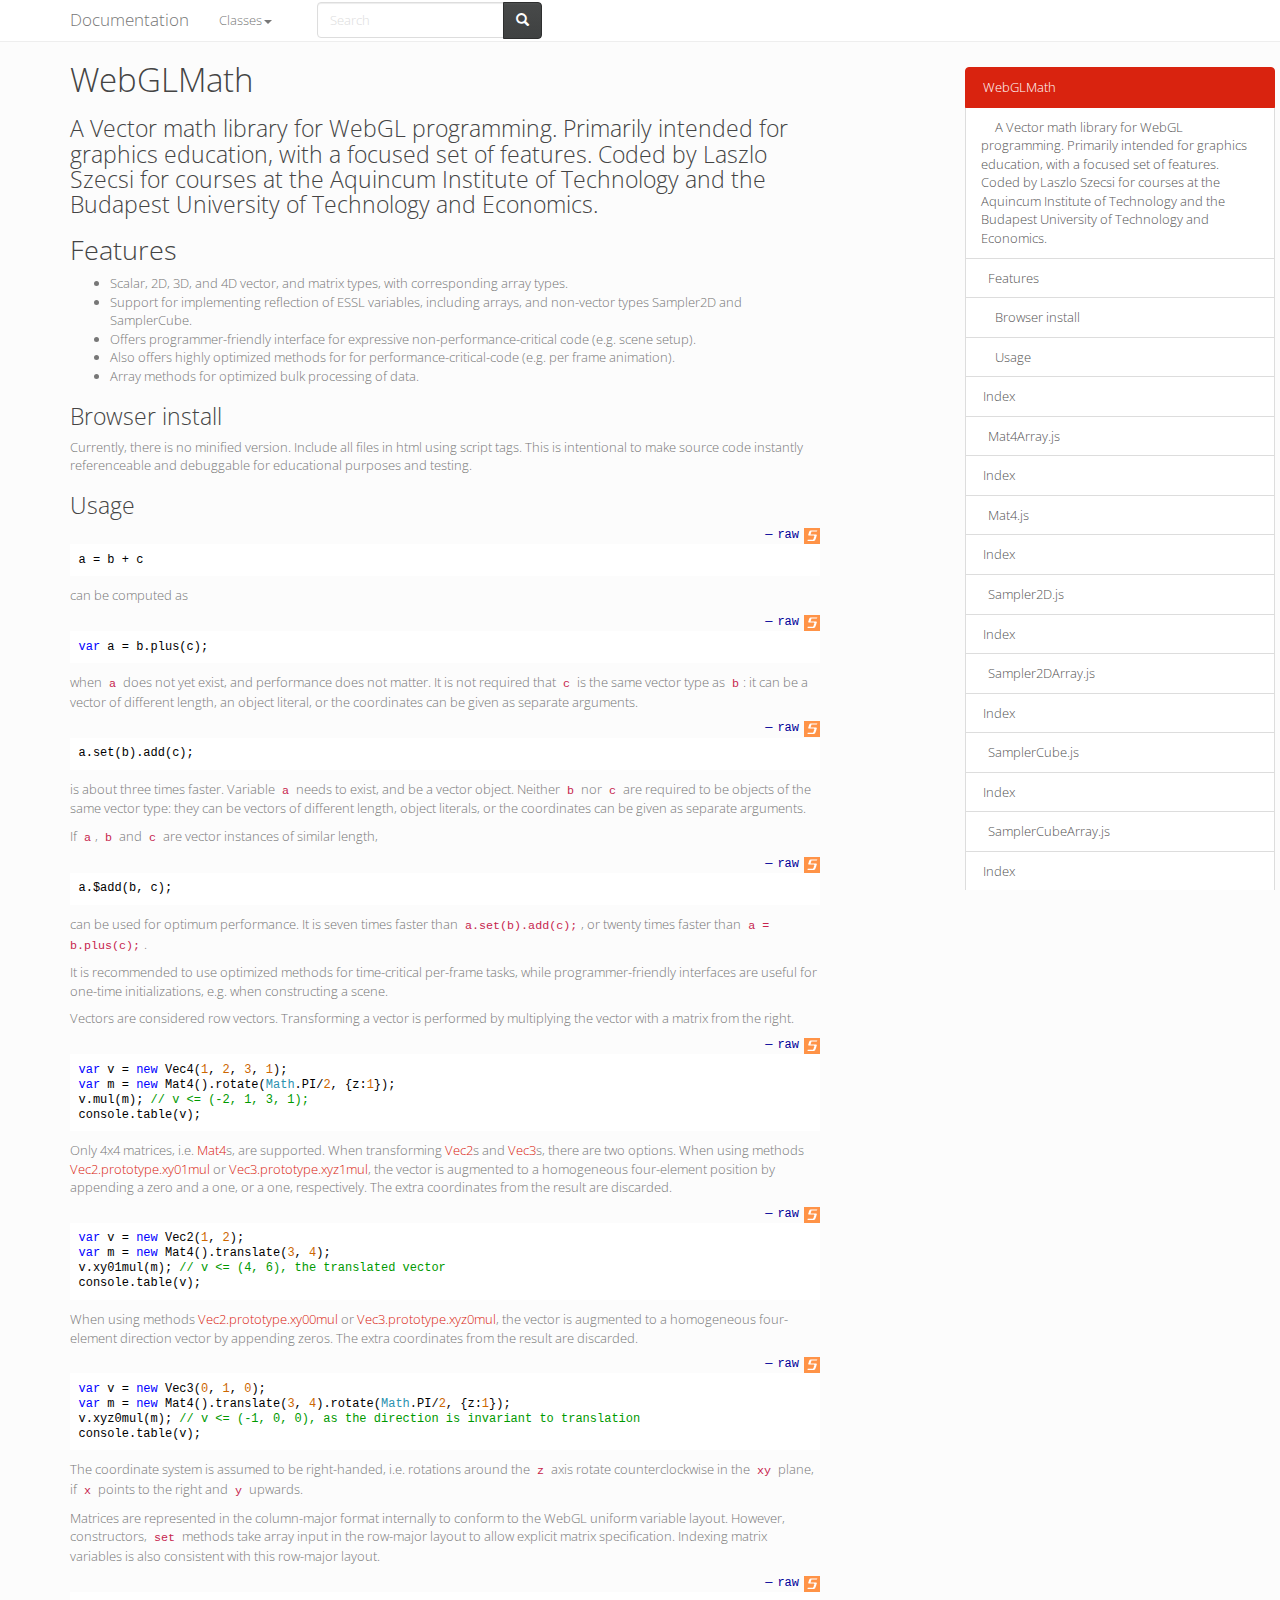
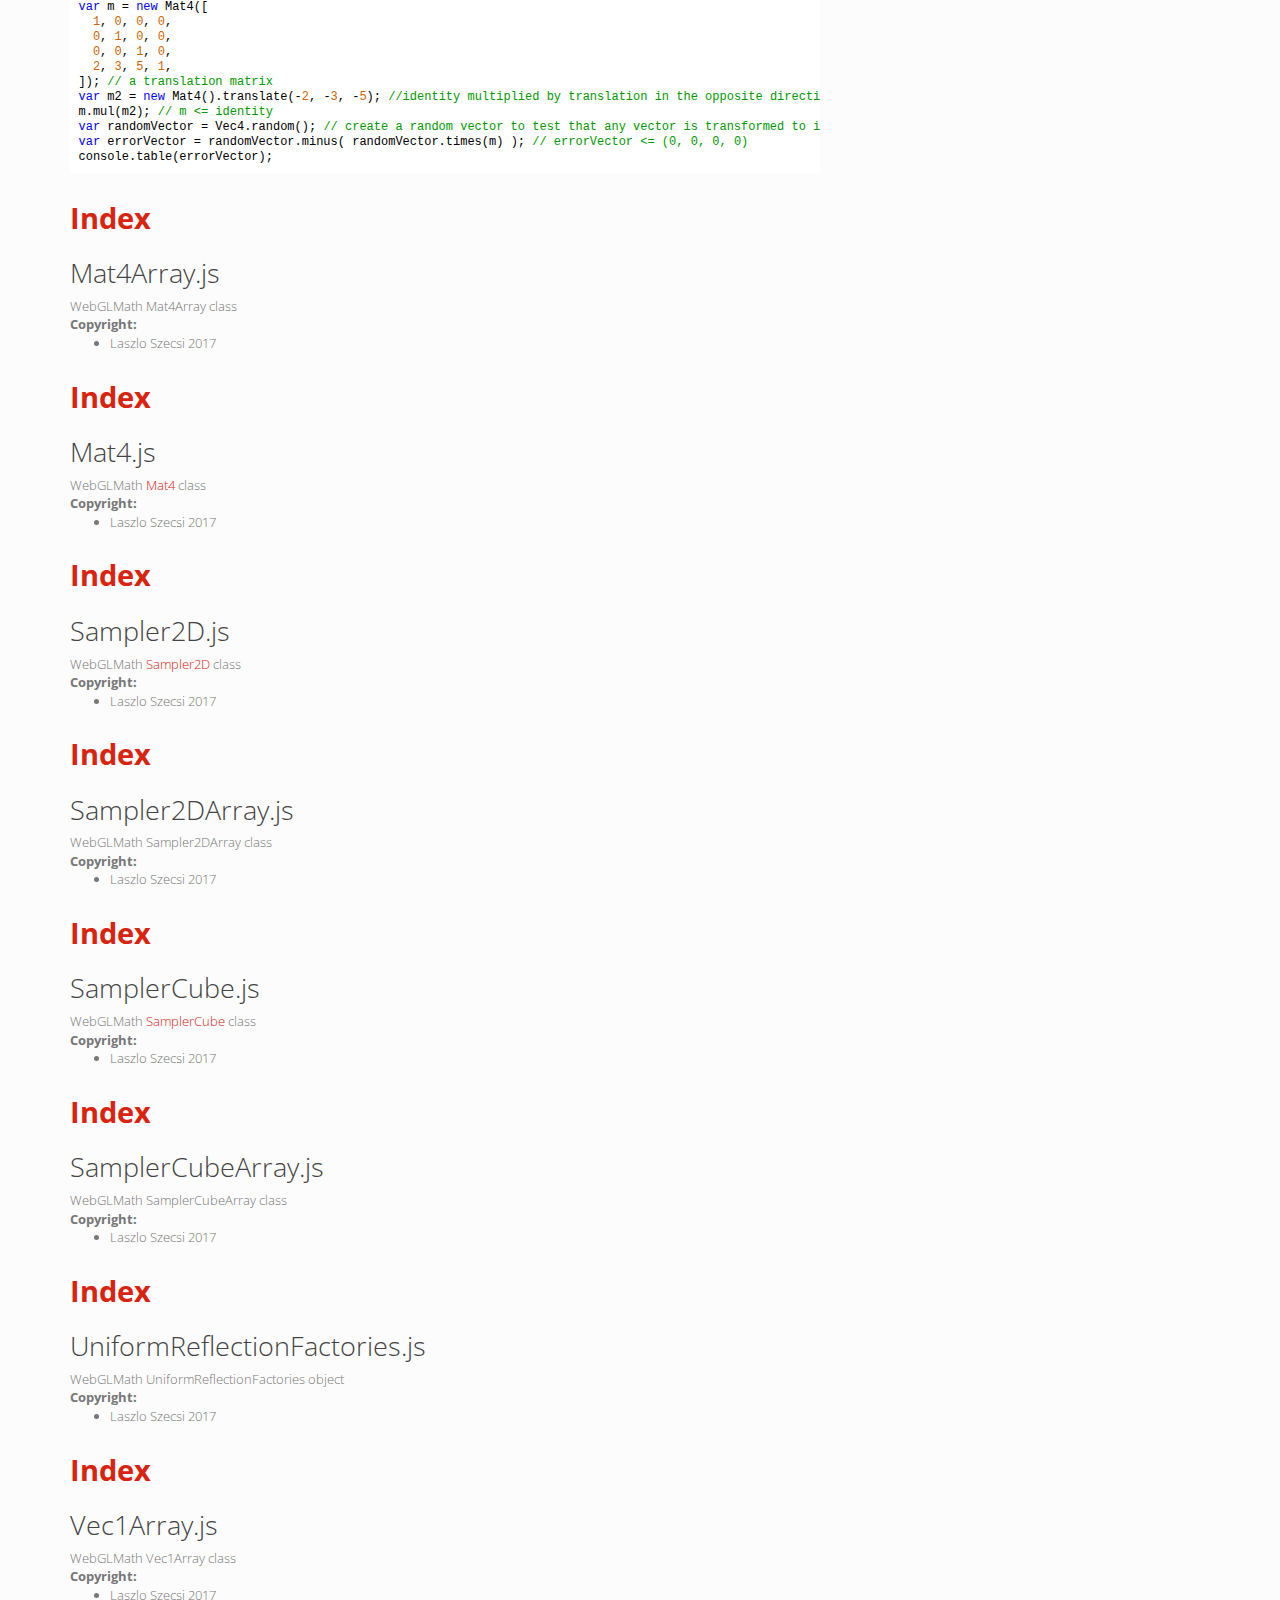
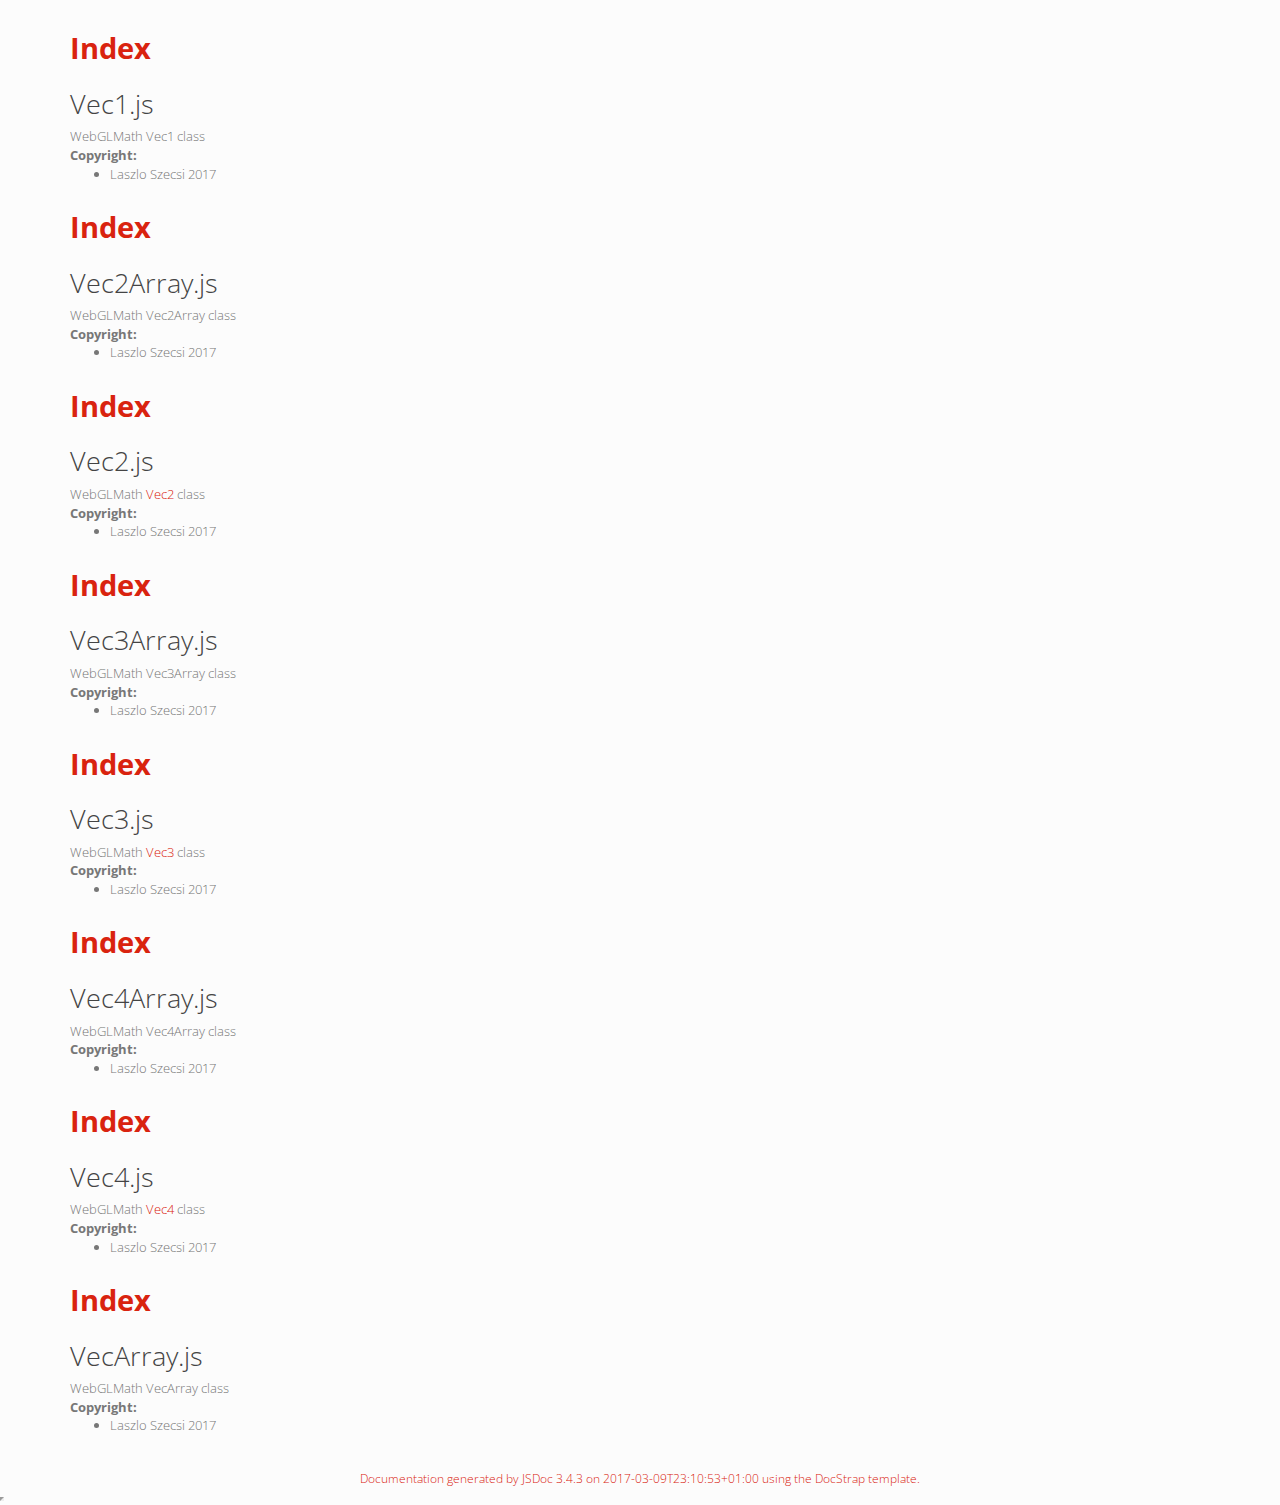
<file: WebGLMath/doc/out/index.html>
<!DOCTYPE html>

<html lang="en">
<head>
	<meta charset="utf-8">
	<meta name="viewport" content="width=device-width">
	<title>Documentation Index</title>

	<!--[if lt IE 9]>
	<script src="//html5shiv.googlecode.com/svn/trunk/html5.js"></script>
	<![endif]-->
	<link type="text/css" rel="stylesheet" href="styles/sunlight.default.css">

	<link type="text/css" rel="stylesheet" href="styles/site.simplex.css">

</head>

<body>

<div class="navbar navbar-default navbar-fixed-top ">
<div class="container">
	<div class="navbar-header">
		<a class="navbar-brand" href="index.html">Documentation</a>
		<button class="navbar-toggle" type="button" data-toggle="collapse" data-target="#topNavigation">
			<span class="icon-bar"></span>
			<span class="icon-bar"></span>
			<span class="icon-bar"></span>
        </button>
	</div>
	<div class="navbar-collapse collapse" id="topNavigation">
		<ul class="nav navbar-nav">
			
			<li class="dropdown">
				<a href="classes.list.html" class="dropdown-toggle" data-toggle="dropdown">Classes<b class="caret"></b></a>
				<ul class="dropdown-menu ">
					<li><a href="Mat4.html">Mat4</a></li><li><a href="Mat4Array.html">Mat4Array</a></li><li><a href="Sampler2D.html">Sampler2D</a></li><li><a href="Sampler2DArray.html">Sampler2DArray</a></li><li><a href="SamplerCube.html">SamplerCube</a></li><li><a href="SamplerCubeArray.html">SamplerCubeArray</a></li><li><a href="UniformReflectionFactories.html">UniformReflectionFactories</a></li><li><a href="Vec1.html">Vec1</a></li><li><a href="Vec1Array.html">Vec1Array</a></li><li><a href="Vec2.html">Vec2</a></li><li><a href="Vec2Array.html">Vec2Array</a></li><li><a href="Vec3.html">Vec3</a></li><li><a href="Vec3Array.html">Vec3Array</a></li><li><a href="Vec4.html">Vec4</a></li><li><a href="Vec4Array.html">Vec4Array</a></li><li><a href="VecArray.html">VecArray</a></li>
				</ul>
			</li>
			
		</ul>
        
            <div class="col-sm-3 col-md-3">
                <form class="navbar-form" role="search">
                    <div class="input-group">
                        <input type="text" class="form-control" placeholder="Search" name="q" id="search-input">
                        <div class="input-group-btn">
                            <button class="btn btn-default" id="search-submit"><i class="glyphicon glyphicon-search"></i></button>
                        </div>
                    </div>
                </form>
            </div>
        
	</div>

</div>
</div>


<div class="container" id="toc-content">
<div class="row">

	
	<div class="col-md-8">
	
		<div id="main">
			

	
	











	
	





    <section class="readme-section">
        <article><h1>WebGLMath</h1><h3>A Vector math library for WebGL programming. Primarily intended for graphics education, with a focused set of features. Coded by Laszlo Szecsi for courses at the Aquincum Institute of Technology and the Budapest University of Technology and Economics.</h3><h2>Features</h2><ul>
<li>Scalar, 2D, 3D, and 4D vector, and matrix types, with corresponding array types.</li>
<li>Support for implementing reflection of ESSL variables, including arrays, and non-vector types Sampler2D and SamplerCube.</li>
<li>Offers programmer-friendly interface for expressive non-performance-critical code (e.g. scene setup).</li>
<li>Also offers highly optimized methods for for performance-critical-code (e.g. per frame animation).</li>
<li>Array methods for optimized bulk processing of data.</li>
</ul>
<h3>Browser install</h3><p>Currently, there is no minified version. Include all files in html using script tags. This is intentional to make source code instantly referenceable and debuggable for educational purposes and testing.</p>
<h3>Usage</h3><pre class="prettyprint source"><code>a = b + c</code></pre><p>can be computed as </p>
<pre class="prettyprint source lang-javascript"><code>var a = b.plus(c);</code></pre><p>when <code>a</code> does not yet exist, and performance does not matter. It is not required that <code>c</code> is the same vector type as <code>b</code>: it can be a vector of different length, an object literal, or the coordinates can be given as separate arguments.</p>
<pre class="prettyprint source lang-javascript"><code>a.set(b).add(c);</code></pre><p>is about three times faster. Variable <code>a</code> needs to exist, and be a vector object. Neither <code>b</code> nor <code>c</code> are required to be objects of the same vector type: they can be vectors of different length, object literals, or the coordinates can be given as separate arguments.</p>
<p>If <code>a</code>, <code>b</code> and <code>c</code> are vector instances of similar length,</p>
<pre class="prettyprint source lang-javascript"><code>a.$add(b, c);</code></pre><p>can be used for optimum performance. It is seven times faster than <code>a.set(b).add(c);</code>, or twenty times faster than <code>a = b.plus(c);</code>.</p>
<p>It is recommended to use optimized methods for time-critical per-frame tasks, while programmer-friendly interfaces are useful for one-time initializations, e.g. when constructing a scene.</p>
<p>Vectors are considered row vectors. Transforming a vector is performed by multiplying the vector with a matrix from the right.</p>
<pre class="prettyprint source lang-javascript"><code>var v = new Vec4(1, 2, 3, 1);
var m = new Mat4().rotate(Math.PI/2, {z:1});
v.mul(m); // v &lt;= (-2, 1, 3, 1);
console.table(v);</code></pre><p>Only 4x4 matrices, i.e. <a href="Mat4.html">Mat4</a>s, are supported. When transforming <a href="Vec2.html">Vec2</a>s and <a href="Vec3.html">Vec3</a>s, there are two options. When using methods <a href="Vec2#xy01mul">Vec2.prototype.xy01mul</a> or <a href="Vec3.html#xyz1mul">Vec3.prototype.xyz1mul</a>, the vector is augmented to a homogeneous four-element position by appending a zero and a one, or a one, respectively. The extra coordinates from the result are discarded.</p>
<pre class="prettyprint source lang-javascript"><code>var v = new Vec2(1, 2);
var m = new Mat4().translate(3, 4);
v.xy01mul(m); // v &lt;= (4, 6), the translated vector
console.table(v);</code></pre><p>When using methods <a href="Vec2.html#xy00mul">Vec2.prototype.xy00mul</a> or <a href="Vec3.html#xyz0mul">Vec3.prototype.xyz0mul</a>, the vector is augmented to a homogeneous four-element direction vector by appending zeros. The extra coordinates from the result are discarded.</p>
<pre class="prettyprint source lang-javascript"><code>var v = new Vec3(0, 1, 0);
var m = new Mat4().translate(3, 4).rotate(Math.PI/2, {z:1});
v.xyz0mul(m); // v &lt;= (-1, 0, 0), as the direction is invariant to translation
console.table(v);</code></pre><p>The coordinate system is assumed to be right-handed, i.e. rotations around the <code>z</code> axis rotate counterclockwise in the <code>xy</code> plane, if <code>x</code> points to the right and <code>y</code> upwards.</p>
<p>Matrices are represented in the column-major format internally to conform to the WebGL uniform variable layout. However, constructors, <code>set</code> methods take array input in the row-major layout to allow explicit matrix specification. Indexing matrix variables is also consistent with this row-major layout.</p>
<pre class="prettyprint source lang-javascript"><code>var m = new Mat4([
  1, 0, 0, 0,
  0, 1, 0, 0,
  0, 0, 1, 0,
  2, 3, 5, 1,
]); // a translation matrix
var m2 = new Mat4().translate(-2, -3, -5); //identity multiplied by translation in the opposite direction
m.mul(m2); // m &lt;= identity
var randomVector = Vec4.random(); // create a random vector to test that any vector is transformed to itself
var errorVector = randomVector.minus( randomVector.times(m) ); // errorVector &lt;= (0, 0, 0, 0)
console.table(errorVector);</code></pre></article>
    </section>







	<h1 class="page-title">Index</h1>
<section>

<header>
    
        <h2>
        Mat4Array.js
        </h2>
        
    
</header>


<article>
    <div class="container-overview">
    
        
            <div class="description">WebGLMath Mat4Array class</div>
        

        
<dl class="details">
    

	

	

	

    

    

    

    

	

	

	
	<dt class="tag-copyright method-doc-label method-doc-details-label">Copyright:</dt>
	<dd class="tag-copyright">
		<ul class="dummy">
			<li>Laszlo Szecsi 2017</li>
		</ul>
	</dd>
	

	

	



	

	

	

	
</dl>


        
    
    </div>

    

    

    

    

    

    

    

    

    
</article>

</section>




	<h1 class="page-title">Index</h1>
<section>

<header>
    
        <h2>
        Mat4.js
        </h2>
        
    
</header>


<article>
    <div class="container-overview">
    
        
            <div class="description">WebGLMath <a href="Mat4.html">Mat4</a> class</div>
        

        
<dl class="details">
    

	

	

	

    

    

    

    

	

	

	
	<dt class="tag-copyright method-doc-label method-doc-details-label">Copyright:</dt>
	<dd class="tag-copyright">
		<ul class="dummy">
			<li>Laszlo Szecsi 2017</li>
		</ul>
	</dd>
	

	

	



	

	

	

	
</dl>


        
    
    </div>

    

    

    

    

    

    

    

    

    
</article>

</section>




	<h1 class="page-title">Index</h1>
<section>

<header>
    
        <h2>
        Sampler2D.js
        </h2>
        
    
</header>


<article>
    <div class="container-overview">
    
        
            <div class="description">WebGLMath <a href="Sampler2D.html">Sampler2D</a> class</div>
        

        
<dl class="details">
    

	

	

	

    

    

    

    

	

	

	
	<dt class="tag-copyright method-doc-label method-doc-details-label">Copyright:</dt>
	<dd class="tag-copyright">
		<ul class="dummy">
			<li>Laszlo Szecsi 2017</li>
		</ul>
	</dd>
	

	

	



	

	

	

	
</dl>


        
    
    </div>

    

    

    

    

    

    

    

    

    
</article>

</section>




	<h1 class="page-title">Index</h1>
<section>

<header>
    
        <h2>
        Sampler2DArray.js
        </h2>
        
    
</header>


<article>
    <div class="container-overview">
    
        
            <div class="description">WebGLMath Sampler2DArray class</div>
        

        
<dl class="details">
    

	

	

	

    

    

    

    

	

	

	
	<dt class="tag-copyright method-doc-label method-doc-details-label">Copyright:</dt>
	<dd class="tag-copyright">
		<ul class="dummy">
			<li>Laszlo Szecsi 2017</li>
		</ul>
	</dd>
	

	

	



	

	

	

	
</dl>


        
    
    </div>

    

    

    

    

    

    

    

    

    
</article>

</section>




	<h1 class="page-title">Index</h1>
<section>

<header>
    
        <h2>
        SamplerCube.js
        </h2>
        
    
</header>


<article>
    <div class="container-overview">
    
        
            <div class="description">WebGLMath <a href="SamplerCube.html">SamplerCube</a> class</div>
        

        
<dl class="details">
    

	

	

	

    

    

    

    

	

	

	
	<dt class="tag-copyright method-doc-label method-doc-details-label">Copyright:</dt>
	<dd class="tag-copyright">
		<ul class="dummy">
			<li>Laszlo Szecsi 2017</li>
		</ul>
	</dd>
	

	

	



	

	

	

	
</dl>


        
    
    </div>

    

    

    

    

    

    

    

    

    
</article>

</section>




	<h1 class="page-title">Index</h1>
<section>

<header>
    
        <h2>
        SamplerCubeArray.js
        </h2>
        
    
</header>


<article>
    <div class="container-overview">
    
        
            <div class="description">WebGLMath SamplerCubeArray class</div>
        

        
<dl class="details">
    

	

	

	

    

    

    

    

	

	

	
	<dt class="tag-copyright method-doc-label method-doc-details-label">Copyright:</dt>
	<dd class="tag-copyright">
		<ul class="dummy">
			<li>Laszlo Szecsi 2017</li>
		</ul>
	</dd>
	

	

	



	

	

	

	
</dl>


        
    
    </div>

    

    

    

    

    

    

    

    

    
</article>

</section>




	<h1 class="page-title">Index</h1>
<section>

<header>
    
        <h2>
        UniformReflectionFactories.js
        </h2>
        
    
</header>


<article>
    <div class="container-overview">
    
        
            <div class="description">WebGLMath UniformReflectionFactories object</div>
        

        
<dl class="details">
    

	

	

	

    

    

    

    

	

	

	
	<dt class="tag-copyright method-doc-label method-doc-details-label">Copyright:</dt>
	<dd class="tag-copyright">
		<ul class="dummy">
			<li>Laszlo Szecsi 2017</li>
		</ul>
	</dd>
	

	

	



	

	

	

	
</dl>


        
    
    </div>

    

    

    

    

    

    

    

    

    
</article>

</section>




	<h1 class="page-title">Index</h1>
<section>

<header>
    
        <h2>
        Vec1Array.js
        </h2>
        
    
</header>


<article>
    <div class="container-overview">
    
        
            <div class="description">WebGLMath Vec1Array class</div>
        

        
<dl class="details">
    

	

	

	

    

    

    

    

	

	

	
	<dt class="tag-copyright method-doc-label method-doc-details-label">Copyright:</dt>
	<dd class="tag-copyright">
		<ul class="dummy">
			<li>Laszlo Szecsi 2017</li>
		</ul>
	</dd>
	

	

	



	

	

	

	
</dl>


        
    
    </div>

    

    

    

    

    

    

    

    

    
</article>

</section>




	<h1 class="page-title">Index</h1>
<section>

<header>
    
        <h2>
        Vec1.js
        </h2>
        
    
</header>


<article>
    <div class="container-overview">
    
        
            <div class="description">WebGLMath Vec1 class</div>
        

        
<dl class="details">
    

	

	

	

    

    

    

    

	

	

	
	<dt class="tag-copyright method-doc-label method-doc-details-label">Copyright:</dt>
	<dd class="tag-copyright">
		<ul class="dummy">
			<li>Laszlo Szecsi 2017</li>
		</ul>
	</dd>
	

	

	



	

	

	

	
</dl>


        
    
    </div>

    

    

    

    

    

    

    

    

    
</article>

</section>




	<h1 class="page-title">Index</h1>
<section>

<header>
    
        <h2>
        Vec2Array.js
        </h2>
        
    
</header>


<article>
    <div class="container-overview">
    
        
            <div class="description">WebGLMath Vec2Array class</div>
        

        
<dl class="details">
    

	

	

	

    

    

    

    

	

	

	
	<dt class="tag-copyright method-doc-label method-doc-details-label">Copyright:</dt>
	<dd class="tag-copyright">
		<ul class="dummy">
			<li>Laszlo Szecsi 2017</li>
		</ul>
	</dd>
	

	

	



	

	

	

	
</dl>


        
    
    </div>

    

    

    

    

    

    

    

    

    
</article>

</section>




	<h1 class="page-title">Index</h1>
<section>

<header>
    
        <h2>
        Vec2.js
        </h2>
        
    
</header>


<article>
    <div class="container-overview">
    
        
            <div class="description">WebGLMath <a href="Vec2.html">Vec2</a> class</div>
        

        
<dl class="details">
    

	

	

	

    

    

    

    

	

	

	
	<dt class="tag-copyright method-doc-label method-doc-details-label">Copyright:</dt>
	<dd class="tag-copyright">
		<ul class="dummy">
			<li>Laszlo Szecsi 2017</li>
		</ul>
	</dd>
	

	

	



	

	

	

	
</dl>


        
    
    </div>

    

    

    

    

    

    

    

    

    
</article>

</section>




	<h1 class="page-title">Index</h1>
<section>

<header>
    
        <h2>
        Vec3Array.js
        </h2>
        
    
</header>


<article>
    <div class="container-overview">
    
        
            <div class="description">WebGLMath Vec3Array class</div>
        

        
<dl class="details">
    

	

	

	

    

    

    

    

	

	

	
	<dt class="tag-copyright method-doc-label method-doc-details-label">Copyright:</dt>
	<dd class="tag-copyright">
		<ul class="dummy">
			<li>Laszlo Szecsi 2017</li>
		</ul>
	</dd>
	

	

	



	

	

	

	
</dl>


        
    
    </div>

    

    

    

    

    

    

    

    

    
</article>

</section>




	<h1 class="page-title">Index</h1>
<section>

<header>
    
        <h2>
        Vec3.js
        </h2>
        
    
</header>


<article>
    <div class="container-overview">
    
        
            <div class="description">WebGLMath <a href="Vec3.html">Vec3</a> class</div>
        

        
<dl class="details">
    

	

	

	

    

    

    

    

	

	

	
	<dt class="tag-copyright method-doc-label method-doc-details-label">Copyright:</dt>
	<dd class="tag-copyright">
		<ul class="dummy">
			<li>Laszlo Szecsi 2017</li>
		</ul>
	</dd>
	

	

	



	

	

	

	
</dl>


        
    
    </div>

    

    

    

    

    

    

    

    

    
</article>

</section>




	<h1 class="page-title">Index</h1>
<section>

<header>
    
        <h2>
        Vec4Array.js
        </h2>
        
    
</header>


<article>
    <div class="container-overview">
    
        
            <div class="description">WebGLMath Vec4Array class</div>
        

        
<dl class="details">
    

	

	

	

    

    

    

    

	

	

	
	<dt class="tag-copyright method-doc-label method-doc-details-label">Copyright:</dt>
	<dd class="tag-copyright">
		<ul class="dummy">
			<li>Laszlo Szecsi 2017</li>
		</ul>
	</dd>
	

	

	



	

	

	

	
</dl>


        
    
    </div>

    

    

    

    

    

    

    

    

    
</article>

</section>




	<h1 class="page-title">Index</h1>
<section>

<header>
    
        <h2>
        Vec4.js
        </h2>
        
    
</header>


<article>
    <div class="container-overview">
    
        
            <div class="description">WebGLMath <a href="Vec4.html">Vec4</a> class</div>
        

        
<dl class="details">
    

	

	

	

    

    

    

    

	

	

	
	<dt class="tag-copyright method-doc-label method-doc-details-label">Copyright:</dt>
	<dd class="tag-copyright">
		<ul class="dummy">
			<li>Laszlo Szecsi 2017</li>
		</ul>
	</dd>
	

	

	



	

	

	

	
</dl>


        
    
    </div>

    

    

    

    

    

    

    

    

    
</article>

</section>




	<h1 class="page-title">Index</h1>
<section>

<header>
    
        <h2>
        VecArray.js
        </h2>
        
    
</header>


<article>
    <div class="container-overview">
    
        
            <div class="description">WebGLMath VecArray class</div>
        

        
<dl class="details">
    

	

	

	

    

    

    

    

	

	

	
	<dt class="tag-copyright method-doc-label method-doc-details-label">Copyright:</dt>
	<dd class="tag-copyright">
		<ul class="dummy">
			<li>Laszlo Szecsi 2017</li>
		</ul>
	</dd>
	

	

	



	

	

	

	
</dl>


        
    
    </div>

    

    

    

    

    

    

    

    

    
</article>

</section>




		</div>
	</div>

	<div class="clearfix"></div>

	
		<div class="col-md-3">
			<div id="toc" class="col-md-3 hidden-xs hidden-sm hidden-md"></div>
		</div>
	

</div>
</div>


    <div class="modal fade" id="searchResults">
      <div class="modal-dialog">
        <div class="modal-content">
          <div class="modal-header">
            <button type="button" class="close" data-dismiss="modal" aria-label="Close"><span aria-hidden="true">&times;</span></button>
            <h4 class="modal-title">Search results</h4>
          </div>
          <div class="modal-body"></div>
          <div class="modal-footer">
            <button type="button" class="btn btn-default" data-dismiss="modal">Close</button>
          </div>
        </div><!-- /.modal-content -->
      </div><!-- /.modal-dialog -->
    </div>


<footer>


<span class="jsdoc-message">
	Documentation generated by <a href="https://github.com/jsdoc3/jsdoc">JSDoc 3.4.3</a>
	
		on 2017-03-09T23:10:53+01:00
	
	using the <a href="https://github.com/docstrap/docstrap">DocStrap template</a>.
</span>
</footer>

<script src="scripts/docstrap.lib.js"></script>
<script src="scripts/toc.js"></script>

    <script type="text/javascript" src="scripts/fulltext-search-ui.js"></script>


<script>
$( function () {
	$( "[id*='$']" ).each( function () {
		var $this = $( this );

		$this.attr( "id", $this.attr( "id" ).replace( "$", "__" ) );
	} );

	$( ".tutorial-section pre, .readme-section pre, pre.prettyprint.source" ).each( function () {
		var $this = $( this );

		var example = $this.find( "code" );
		exampleText = example.html();
		var lang = /{@lang (.*?)}/.exec( exampleText );
		if ( lang && lang[1] ) {
			exampleText = exampleText.replace( lang[0], "" );
			example.html( exampleText );
			lang = lang[1];
		} else {
			var langClassMatch = example.parent()[0].className.match(/lang\-(\S+)/);
			lang = langClassMatch ? langClassMatch[1] : "javascript";
		}

		if ( lang ) {

			$this
			.addClass( "sunlight-highlight-" + lang )
			.addClass( "linenums" )
			.html( example.html() );

		}
	} );

	Sunlight.highlightAll( {
		lineNumbers : false,
		showMenu : true,
		enableDoclinks : true
	} );

	$.catchAnchorLinks( {
        navbarOffset: 10
	} );
	$( "#toc" ).toc( {
		anchorName  : function ( i, heading, prefix ) {
			return $( heading ).attr( "id" ) || ( prefix + i );
		},
		selectors   : "#toc-content h1,#toc-content h2,#toc-content h3,#toc-content h4",
		showAndHide : false,
		smoothScrolling: true
	} );

	$( "#main span[id^='toc']" ).addClass( "toc-shim" );
	$( '.dropdown-toggle' ).dropdown();

    $( "table" ).each( function () {
      var $this = $( this );
      $this.addClass('table');
    } );

} );
</script>



<!--Navigation and Symbol Display-->


<!--Google Analytics-->



    <script type="text/javascript">
        $(document).ready(function() {
            SearcherDisplay.init();
        });
    </script>


</body>
</html>
</file>
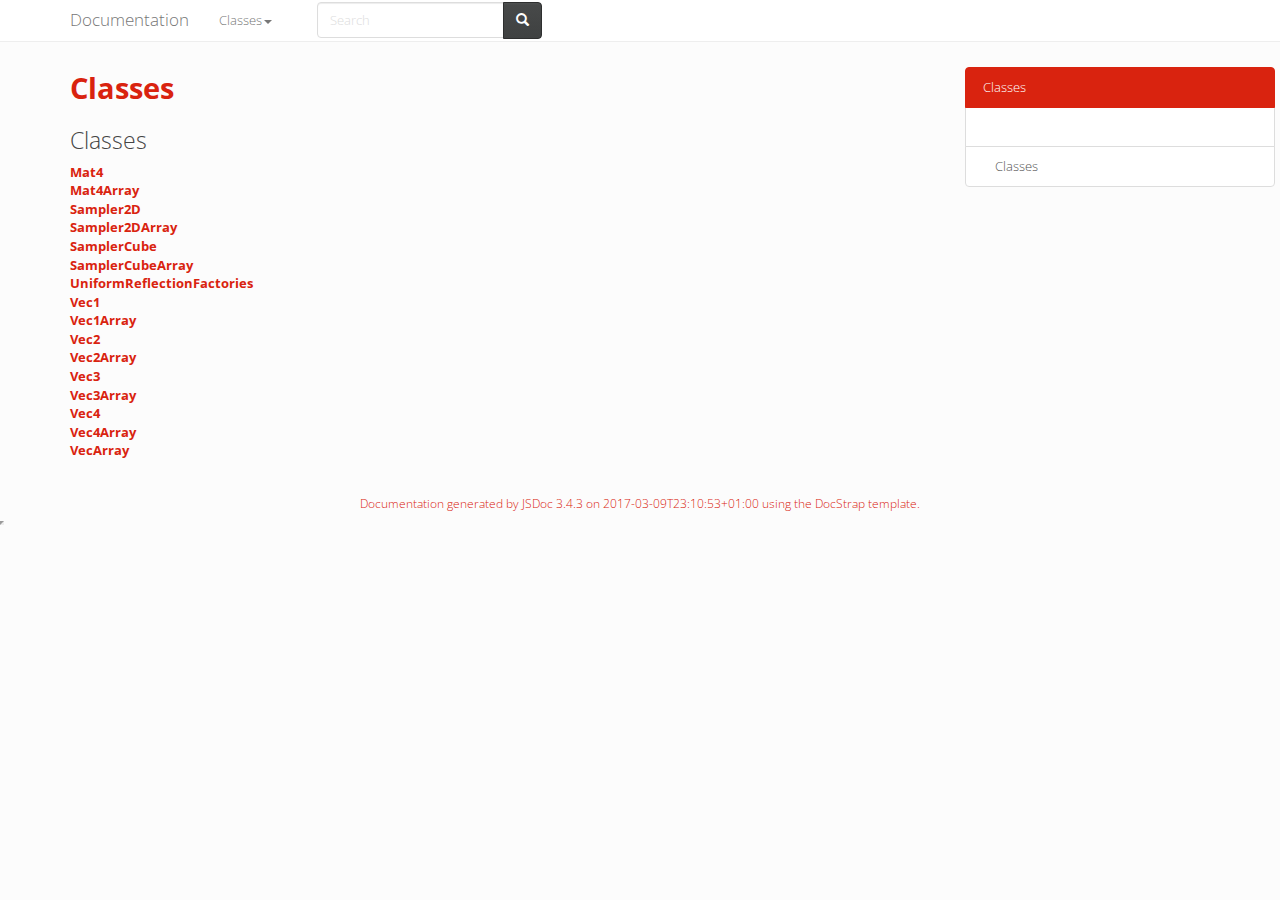
<file: WebGLMath/doc/out/classes.list.html>
<!DOCTYPE html>

<html lang="en">
<head>
	<meta charset="utf-8">
	<meta name="viewport" content="width=device-width">
	<title>Documentation Classes</title>

	<!--[if lt IE 9]>
	<script src="//html5shiv.googlecode.com/svn/trunk/html5.js"></script>
	<![endif]-->
	<link type="text/css" rel="stylesheet" href="styles/sunlight.default.css">

	<link type="text/css" rel="stylesheet" href="styles/site.simplex.css">

</head>

<body>

<div class="navbar navbar-default navbar-fixed-top ">
<div class="container">
	<div class="navbar-header">
		<a class="navbar-brand" href="index.html">Documentation</a>
		<button class="navbar-toggle" type="button" data-toggle="collapse" data-target="#topNavigation">
			<span class="icon-bar"></span>
			<span class="icon-bar"></span>
			<span class="icon-bar"></span>
        </button>
	</div>
	<div class="navbar-collapse collapse" id="topNavigation">
		<ul class="nav navbar-nav">
			
			<li class="dropdown">
				<a href="classes.list.html" class="dropdown-toggle" data-toggle="dropdown">Classes<b class="caret"></b></a>
				<ul class="dropdown-menu ">
					<li><a href="Mat4.html">Mat4</a></li><li><a href="Mat4Array.html">Mat4Array</a></li><li><a href="Sampler2D.html">Sampler2D</a></li><li><a href="Sampler2DArray.html">Sampler2DArray</a></li><li><a href="SamplerCube.html">SamplerCube</a></li><li><a href="SamplerCubeArray.html">SamplerCubeArray</a></li><li><a href="UniformReflectionFactories.html">UniformReflectionFactories</a></li><li><a href="Vec1.html">Vec1</a></li><li><a href="Vec1Array.html">Vec1Array</a></li><li><a href="Vec2.html">Vec2</a></li><li><a href="Vec2Array.html">Vec2Array</a></li><li><a href="Vec3.html">Vec3</a></li><li><a href="Vec3Array.html">Vec3Array</a></li><li><a href="Vec4.html">Vec4</a></li><li><a href="Vec4Array.html">Vec4Array</a></li><li><a href="VecArray.html">VecArray</a></li>
				</ul>
			</li>
			
		</ul>
        
            <div class="col-sm-3 col-md-3">
                <form class="navbar-form" role="search">
                    <div class="input-group">
                        <input type="text" class="form-control" placeholder="Search" name="q" id="search-input">
                        <div class="input-group-btn">
                            <button class="btn btn-default" id="search-submit"><i class="glyphicon glyphicon-search"></i></button>
                        </div>
                    </div>
                </form>
            </div>
        
	</div>

</div>
</div>


<div class="container" id="toc-content">
<div class="row">

	
	<div class="col-md-8">
	
		<div id="main">
			

	<h1 class="page-title">Classes</h1>
<section>

<header>
    
        <h2>
        
        </h2>
        
    
</header>


<article>
    <div class="container-overview">
    
        

        
<dl class="details">
    

	

	

	

    

    

    

    

	

	

	

	

	



	

	

	

	
</dl>


        
    
    </div>

    

    

    
        <h3 class="subsection-title">Classes</h3>

        <dl>
            <dt><a href="Mat4.html">Mat4</a></dt>
            <dd></dd>
        
            <dt><a href="Mat4Array.html">Mat4Array</a></dt>
            <dd></dd>
        
            <dt><a href="Sampler2D.html">Sampler2D</a></dt>
            <dd></dd>
        
            <dt><a href="Sampler2DArray.html">Sampler2DArray</a></dt>
            <dd></dd>
        
            <dt><a href="SamplerCube.html">SamplerCube</a></dt>
            <dd></dd>
        
            <dt><a href="SamplerCubeArray.html">SamplerCubeArray</a></dt>
            <dd></dd>
        
            <dt><a href="UniformReflectionFactories.html">UniformReflectionFactories</a></dt>
            <dd></dd>
        
            <dt><a href="Vec1.html">Vec1</a></dt>
            <dd></dd>
        
            <dt><a href="Vec1Array.html">Vec1Array</a></dt>
            <dd></dd>
        
            <dt><a href="Vec2.html">Vec2</a></dt>
            <dd></dd>
        
            <dt><a href="Vec2Array.html">Vec2Array</a></dt>
            <dd></dd>
        
            <dt><a href="Vec3.html">Vec3</a></dt>
            <dd></dd>
        
            <dt><a href="Vec3Array.html">Vec3Array</a></dt>
            <dd></dd>
        
            <dt><a href="Vec4.html">Vec4</a></dt>
            <dd></dd>
        
            <dt><a href="Vec4Array.html">Vec4Array</a></dt>
            <dd></dd>
        
            <dt><a href="VecArray.html">VecArray</a></dt>
            <dd></dd>
        </dl>
    

    

    

    

    

    

    
</article>

</section>




		</div>
	</div>

	<div class="clearfix"></div>

	
		<div class="col-md-3">
			<div id="toc" class="col-md-3 hidden-xs hidden-sm hidden-md"></div>
		</div>
	

</div>
</div>


    <div class="modal fade" id="searchResults">
      <div class="modal-dialog">
        <div class="modal-content">
          <div class="modal-header">
            <button type="button" class="close" data-dismiss="modal" aria-label="Close"><span aria-hidden="true">&times;</span></button>
            <h4 class="modal-title">Search results</h4>
          </div>
          <div class="modal-body"></div>
          <div class="modal-footer">
            <button type="button" class="btn btn-default" data-dismiss="modal">Close</button>
          </div>
        </div><!-- /.modal-content -->
      </div><!-- /.modal-dialog -->
    </div>


<footer>


<span class="jsdoc-message">
	Documentation generated by <a href="https://github.com/jsdoc3/jsdoc">JSDoc 3.4.3</a>
	
		on 2017-03-09T23:10:53+01:00
	
	using the <a href="https://github.com/docstrap/docstrap">DocStrap template</a>.
</span>
</footer>

<script src="scripts/docstrap.lib.js"></script>
<script src="scripts/toc.js"></script>

    <script type="text/javascript" src="scripts/fulltext-search-ui.js"></script>


<script>
$( function () {
	$( "[id*='$']" ).each( function () {
		var $this = $( this );

		$this.attr( "id", $this.attr( "id" ).replace( "$", "__" ) );
	} );

	$( ".tutorial-section pre, .readme-section pre, pre.prettyprint.source" ).each( function () {
		var $this = $( this );

		var example = $this.find( "code" );
		exampleText = example.html();
		var lang = /{@lang (.*?)}/.exec( exampleText );
		if ( lang && lang[1] ) {
			exampleText = exampleText.replace( lang[0], "" );
			example.html( exampleText );
			lang = lang[1];
		} else {
			var langClassMatch = example.parent()[0].className.match(/lang\-(\S+)/);
			lang = langClassMatch ? langClassMatch[1] : "javascript";
		}

		if ( lang ) {

			$this
			.addClass( "sunlight-highlight-" + lang )
			.addClass( "linenums" )
			.html( example.html() );

		}
	} );

	Sunlight.highlightAll( {
		lineNumbers : false,
		showMenu : true,
		enableDoclinks : true
	} );

	$.catchAnchorLinks( {
        navbarOffset: 10
	} );
	$( "#toc" ).toc( {
		anchorName  : function ( i, heading, prefix ) {
			return $( heading ).attr( "id" ) || ( prefix + i );
		},
		selectors   : "#toc-content h1,#toc-content h2,#toc-content h3,#toc-content h4",
		showAndHide : false,
		smoothScrolling: true
	} );

	$( "#main span[id^='toc']" ).addClass( "toc-shim" );
	$( '.dropdown-toggle' ).dropdown();

    $( "table" ).each( function () {
      var $this = $( this );
      $this.addClass('table');
    } );

} );
</script>



<!--Navigation and Symbol Display-->


<!--Google Analytics-->



    <script type="text/javascript">
        $(document).ready(function() {
            SearcherDisplay.init();
        });
    </script>


</body>
</html>
</file>
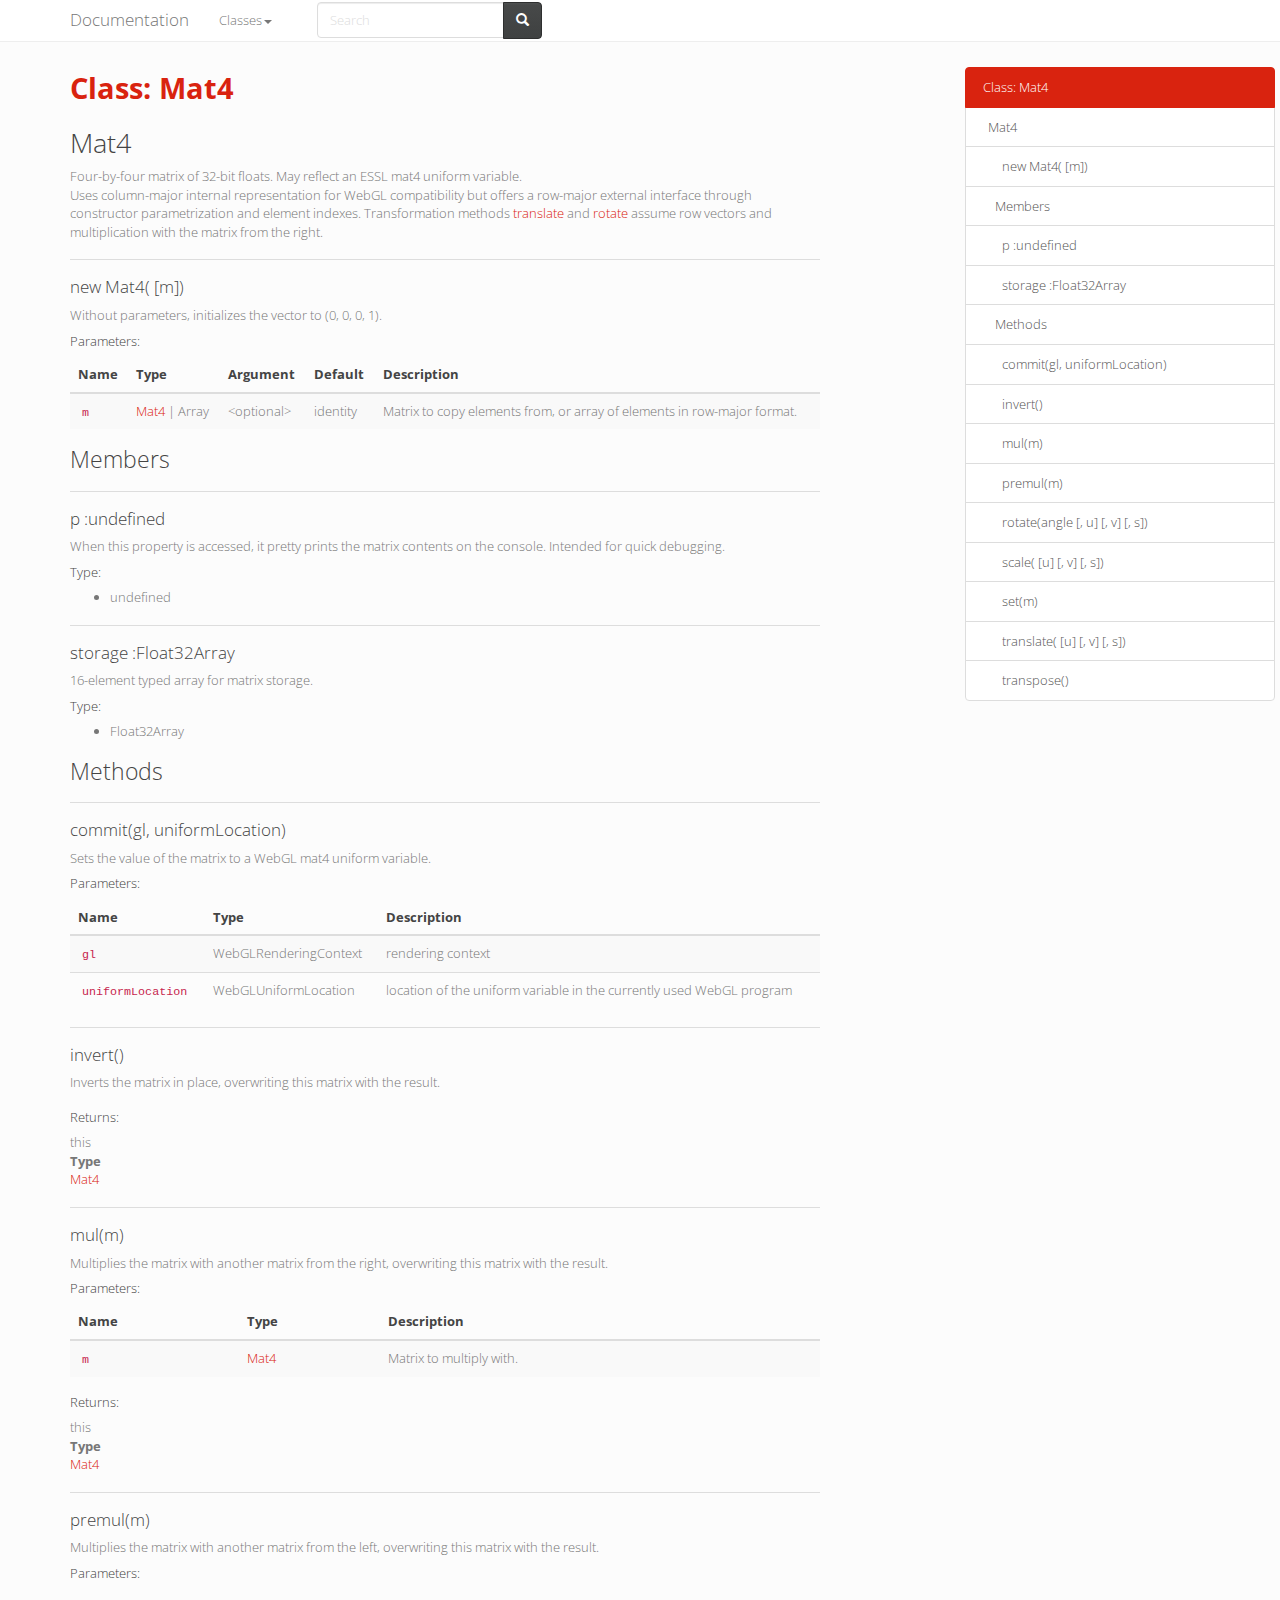
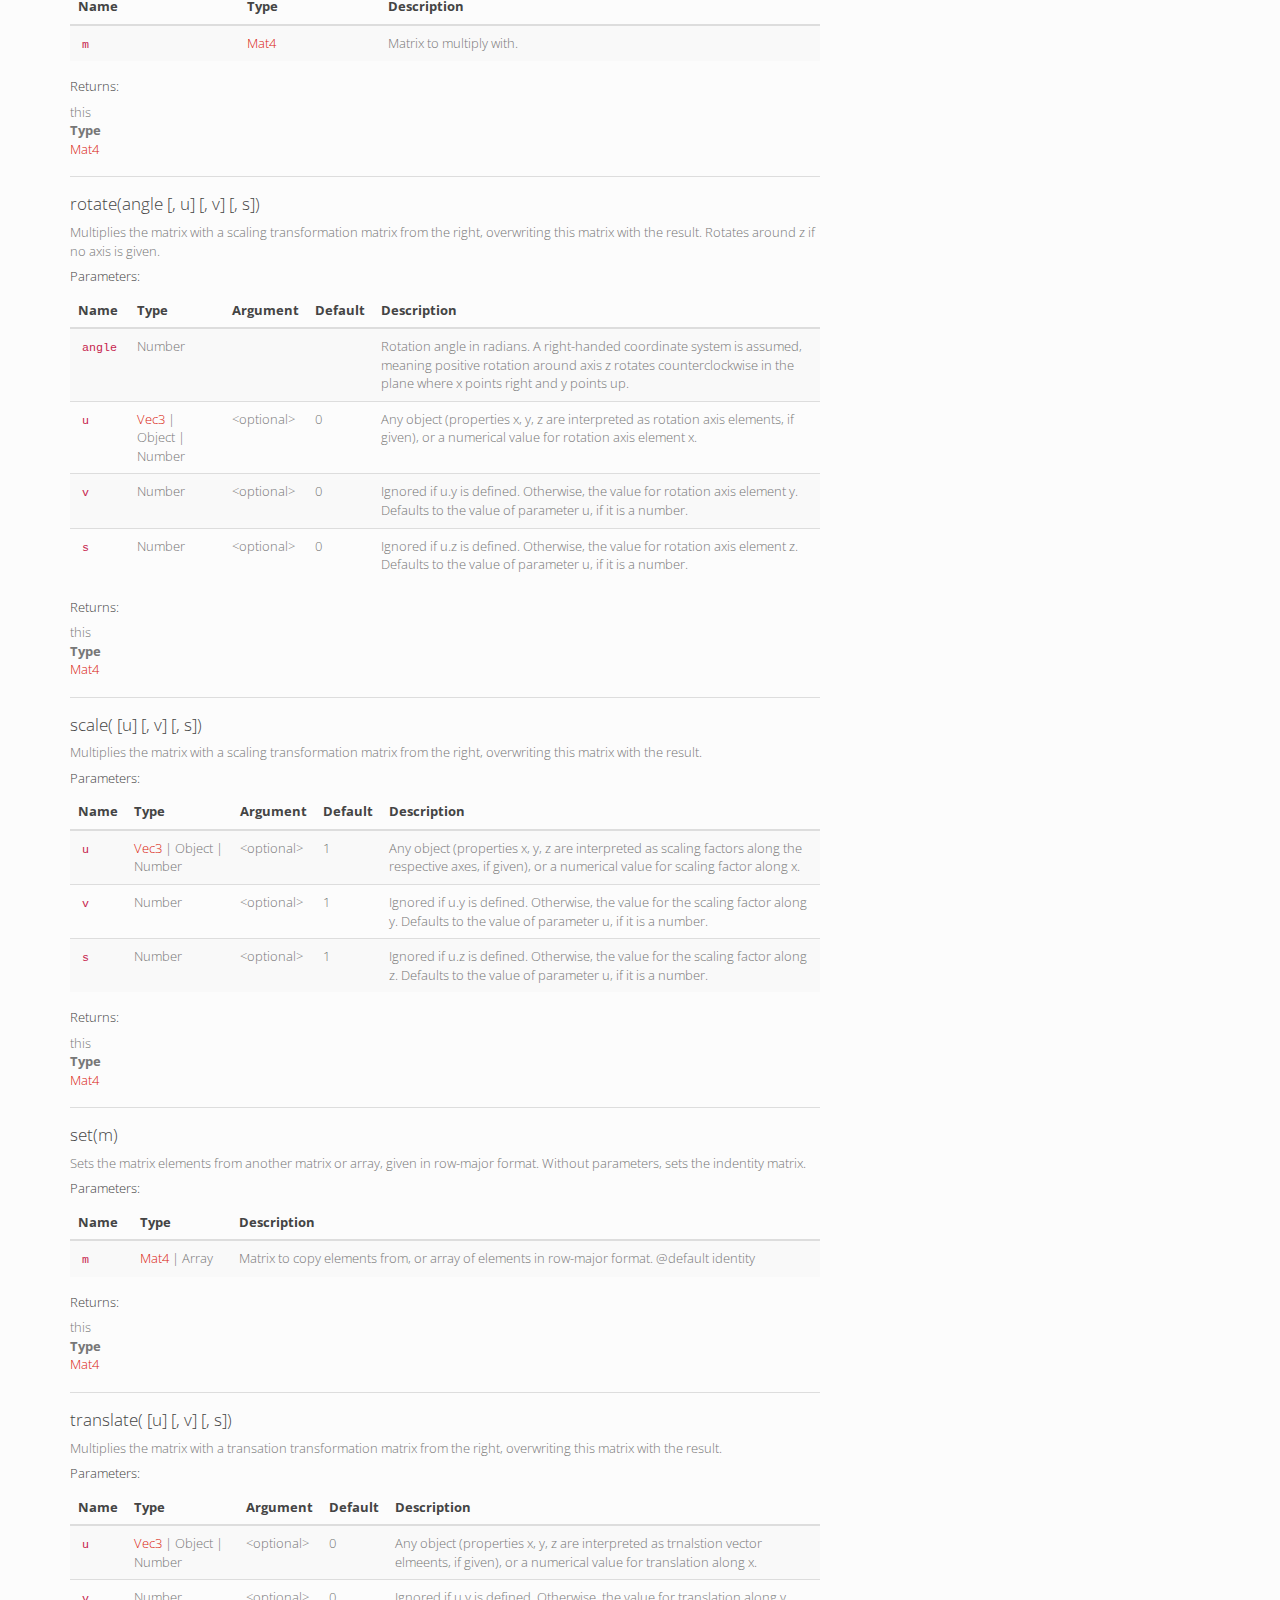
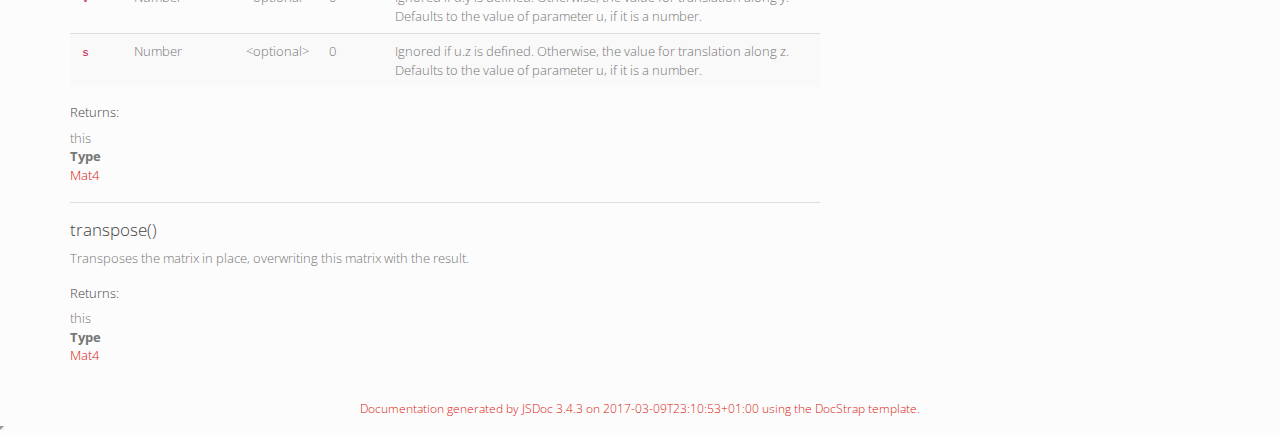
<file: WebGLMath/doc/out/Mat4.html>
<!DOCTYPE html>

<html lang="en">
<head>
	<meta charset="utf-8">
	<meta name="viewport" content="width=device-width">
	<title>Documentation Class: Mat4</title>

	<!--[if lt IE 9]>
	<script src="//html5shiv.googlecode.com/svn/trunk/html5.js"></script>
	<![endif]-->
	<link type="text/css" rel="stylesheet" href="styles/sunlight.default.css">

	<link type="text/css" rel="stylesheet" href="styles/site.simplex.css">

</head>

<body>

<div class="navbar navbar-default navbar-fixed-top ">
<div class="container">
	<div class="navbar-header">
		<a class="navbar-brand" href="index.html">Documentation</a>
		<button class="navbar-toggle" type="button" data-toggle="collapse" data-target="#topNavigation">
			<span class="icon-bar"></span>
			<span class="icon-bar"></span>
			<span class="icon-bar"></span>
        </button>
	</div>
	<div class="navbar-collapse collapse" id="topNavigation">
		<ul class="nav navbar-nav">
			
			<li class="dropdown">
				<a href="classes.list.html" class="dropdown-toggle" data-toggle="dropdown">Classes<b class="caret"></b></a>
				<ul class="dropdown-menu ">
					<li><a href="Mat4.html">Mat4</a></li><li><a href="Mat4Array.html">Mat4Array</a></li><li><a href="Sampler2D.html">Sampler2D</a></li><li><a href="Sampler2DArray.html">Sampler2DArray</a></li><li><a href="SamplerCube.html">SamplerCube</a></li><li><a href="SamplerCubeArray.html">SamplerCubeArray</a></li><li><a href="UniformReflectionFactories.html">UniformReflectionFactories</a></li><li><a href="Vec1.html">Vec1</a></li><li><a href="Vec1Array.html">Vec1Array</a></li><li><a href="Vec2.html">Vec2</a></li><li><a href="Vec2Array.html">Vec2Array</a></li><li><a href="Vec3.html">Vec3</a></li><li><a href="Vec3Array.html">Vec3Array</a></li><li><a href="Vec4.html">Vec4</a></li><li><a href="Vec4Array.html">Vec4Array</a></li><li><a href="VecArray.html">VecArray</a></li>
				</ul>
			</li>
			
		</ul>
        
            <div class="col-sm-3 col-md-3">
                <form class="navbar-form" role="search">
                    <div class="input-group">
                        <input type="text" class="form-control" placeholder="Search" name="q" id="search-input">
                        <div class="input-group-btn">
                            <button class="btn btn-default" id="search-submit"><i class="glyphicon glyphicon-search"></i></button>
                        </div>
                    </div>
                </form>
            </div>
        
	</div>

</div>
</div>


<div class="container" id="toc-content">
<div class="row">

	
	<div class="col-md-8">
	
		<div id="main">
			

	<h1 class="page-title">Class: Mat4</h1>
<section>

<header>
    
        <h2>
        Mat4
        </h2>
        
            <div class="class-description">Four-by-four matrix of 32-bit floats. May reflect an ESSL mat4 uniform variable.<BR> Uses column-major internal representation for WebGL compatibility but offers a row-major external interface through constructor parametrization and element indexes.Transformation methods <a href="Mat4.html#translate">translate</a> and <a href="Mat4.html#rotate">rotate</a> assume row vectors and multiplication with the matrix from the right.</div>
        
    
</header>


<article>
    <div class="container-overview">
    
        
<hr>
<dt>
    <h4 class="name" id="Mat4"><span class="type-signature"></span>new Mat4( [m])</h4>
    
    
</dt>
<dd>

    
    <div class="description">
        Without parameters, initializes the vector to (0, 0, 0, 1).
    </div>
    

    

    

    
    
        <h5>Parameters:</h5>
        

<table class="params table table-striped">
    <thead>
    <tr>
        
        <th>Name</th>
        

        <th>Type</th>

        
        <th>Argument</th>
        

        
        <th>Default</th>
        

        <th class="last">Description</th>
    </tr>
    </thead>

    <tbody>
    

        <tr>
            
                <td class="name"><code>m</code></td>
            

            <td class="type">
            
                
<span class="param-type"><a href="Mat4.html">Mat4</a></span>
|

<span class="param-type">Array</span>



            
            </td>

            
                <td class="attributes">
                
                    &lt;optional><br>
                

                

                
                </td>
            

            
                <td class="default">
                
                    identity
                
                </td>
            

            <td class="description last">Matrix to copy elements from, or array of elements in row-major format.</td>
        </tr>

    
    </tbody>
</table>

    

    
<dl class="details">
    

	

	

	

    

    

    

    

	

	

	

	

	



	

	

	

	
</dl>


    

    

    

    

    

    

    
</dd>

    
    </div>

    

    

    

    

    

    
        <h3 class="subsection-title">Members</h3>

        <dl>
            
<hr>
<dt class="name" id="p">
    <h4 id="p"><span class="type-signature"></span>p<span class="type-signature"> :undefined</span></h4>

    
</dt>
<dd>
    
    <div class="description">
        When this property is accessed, it pretty prints the matrix contents on the console. Intended for quick debugging.
    </div>
    

    
        <h5>Type:</h5>
        <ul>
            <li>
                
<span class="param-type">undefined</span>



            </li>
        </ul>
    

    
<dl class="details">
    

	

	

	

    

    

    

    

	

	

	

	

	



	

	

	

	
</dl>


    
</dd>

        
            
<hr>
<dt class="name" id="storage">
    <h4 id="storage"><span class="type-signature"></span>storage<span class="type-signature"> :Float32Array</span></h4>

    
</dt>
<dd>
    
    <div class="description">
        16-element typed array for matrix storage.
    </div>
    

    
        <h5>Type:</h5>
        <ul>
            <li>
                
<span class="param-type">Float32Array</span>



            </li>
        </ul>
    

    
<dl class="details">
    

	

	

	

    

    

    

    

	

	

	

	

	



	

	

	

	
</dl>


    
</dd>

        </dl>
    

    
        <h3 class="subsection-title">Methods</h3>

        <dl>
            
<hr>
<dt>
    <h4 class="name" id="commit"><span class="type-signature"></span>commit(gl, uniformLocation)</h4>
    
    
</dt>
<dd>

    
    <div class="description">
        Sets the value of the matrix to a WebGL mat4 uniform variable.
    </div>
    

    

    

    
    
        <h5>Parameters:</h5>
        

<table class="params table table-striped">
    <thead>
    <tr>
        
        <th>Name</th>
        

        <th>Type</th>

        

        

        <th class="last">Description</th>
    </tr>
    </thead>

    <tbody>
    

        <tr>
            
                <td class="name"><code>gl</code></td>
            

            <td class="type">
            
                
<span class="param-type">WebGLRenderingContext</span>



            
            </td>

            

            

            <td class="description last">rendering context</td>
        </tr>

    

        <tr>
            
                <td class="name"><code>uniformLocation</code></td>
            

            <td class="type">
            
                
<span class="param-type">WebGLUniformLocation</span>



            
            </td>

            

            

            <td class="description last">location of the uniform variable in the currently used WebGL program</td>
        </tr>

    
    </tbody>
</table>

    

    
<dl class="details">
    

	

	

	

    

    

    

    

	

	

	

	

	



	

	

	

	
</dl>


    

    

    

    

    

    

    
</dd>

        
            
<hr>
<dt>
    <h4 class="name" id="invert"><span class="type-signature"></span>invert()</h4>
    
    
</dt>
<dd>

    
    <div class="description">
        Inverts the matrix in place, overwriting this matrix with the result.
    </div>
    

    

    

    
    

    
<dl class="details">
    

	

	

	

    

    

    

    

	

	

	

	

	



	

	

	

	
</dl>


    

    

    

    

    

    
    <h5>Returns:</h5>
    
            
<div class="param-desc">
    this
</div>



<dl>
    <dt>
        Type
    </dt>
    <dd>
        
<span class="param-type"><a href="Mat4.html">Mat4</a></span>



    </dd>
</dl>


        

    
</dd>

        
            
<hr>
<dt>
    <h4 class="name" id="mul"><span class="type-signature"></span>mul(m)</h4>
    
    
</dt>
<dd>

    
    <div class="description">
        Multiplies the matrix with another matrix from the right, overwriting this matrix with the result.
    </div>
    

    

    

    
    
        <h5>Parameters:</h5>
        

<table class="params table table-striped">
    <thead>
    <tr>
        
        <th>Name</th>
        

        <th>Type</th>

        

        

        <th class="last">Description</th>
    </tr>
    </thead>

    <tbody>
    

        <tr>
            
                <td class="name"><code>m</code></td>
            

            <td class="type">
            
                
<span class="param-type"><a href="Mat4.html">Mat4</a></span>



            
            </td>

            

            

            <td class="description last">Matrix to multiply with.</td>
        </tr>

    
    </tbody>
</table>

    

    
<dl class="details">
    

	

	

	

    

    

    

    

	

	

	

	

	



	

	

	

	
</dl>


    

    

    

    

    

    
    <h5>Returns:</h5>
    
            
<div class="param-desc">
    this
</div>



<dl>
    <dt>
        Type
    </dt>
    <dd>
        
<span class="param-type"><a href="Mat4.html">Mat4</a></span>



    </dd>
</dl>


        

    
</dd>

        
            
<hr>
<dt>
    <h4 class="name" id="premul"><span class="type-signature"></span>premul(m)</h4>
    
    
</dt>
<dd>

    
    <div class="description">
        Multiplies the matrix with another matrix from the left, overwriting this matrix with the result.
    </div>
    

    

    

    
    
        <h5>Parameters:</h5>
        

<table class="params table table-striped">
    <thead>
    <tr>
        
        <th>Name</th>
        

        <th>Type</th>

        

        

        <th class="last">Description</th>
    </tr>
    </thead>

    <tbody>
    

        <tr>
            
                <td class="name"><code>m</code></td>
            

            <td class="type">
            
                
<span class="param-type"><a href="Mat4.html">Mat4</a></span>



            
            </td>

            

            

            <td class="description last">Matrix to multiply with.</td>
        </tr>

    
    </tbody>
</table>

    

    
<dl class="details">
    

	

	

	

    

    

    

    

	

	

	

	

	



	

	

	

	
</dl>


    

    

    

    

    

    
    <h5>Returns:</h5>
    
            
<div class="param-desc">
    this
</div>



<dl>
    <dt>
        Type
    </dt>
    <dd>
        
<span class="param-type"><a href="Mat4.html">Mat4</a></span>



    </dd>
</dl>


        

    
</dd>

        
            
<hr>
<dt>
    <h4 class="name" id="rotate"><span class="type-signature"></span>rotate(angle [, u] [, v] [, s])</h4>
    
    
</dt>
<dd>

    
    <div class="description">
        Multiplies the matrix with a scaling transformation matrix from the right, overwriting this matrix with the result. Rotates around z if no axis is given.
    </div>
    

    

    

    
    
        <h5>Parameters:</h5>
        

<table class="params table table-striped">
    <thead>
    <tr>
        
        <th>Name</th>
        

        <th>Type</th>

        
        <th>Argument</th>
        

        
        <th>Default</th>
        

        <th class="last">Description</th>
    </tr>
    </thead>

    <tbody>
    

        <tr>
            
                <td class="name"><code>angle</code></td>
            

            <td class="type">
            
                
<span class="param-type">Number</span>



            
            </td>

            
                <td class="attributes">
                

                

                
                </td>
            

            
                <td class="default">
                
                </td>
            

            <td class="description last">Rotation angle in radians. A right-handed coordinate system is assumed, meaning positive rotation around axis z rotates counterclockwise in the plane where x points right and y points up.</td>
        </tr>

    

        <tr>
            
                <td class="name"><code>u</code></td>
            

            <td class="type">
            
                
<span class="param-type"><a href="Vec3.html">Vec3</a></span>
|

<span class="param-type">Object</span>
|

<span class="param-type">Number</span>



            
            </td>

            
                <td class="attributes">
                
                    &lt;optional><br>
                

                

                
                </td>
            

            
                <td class="default">
                
                    0
                
                </td>
            

            <td class="description last">Any object (properties x, y, z are interpreted as rotation axis elements, if given), or a numerical value for rotation axis element x.</td>
        </tr>

    

        <tr>
            
                <td class="name"><code>v</code></td>
            

            <td class="type">
            
                
<span class="param-type">Number</span>



            
            </td>

            
                <td class="attributes">
                
                    &lt;optional><br>
                

                

                
                </td>
            

            
                <td class="default">
                
                    0
                
                </td>
            

            <td class="description last">Ignored if u.y is defined. Otherwise, the value for rotation axis element y. Defaults to the value of parameter u, if it is a number.</td>
        </tr>

    

        <tr>
            
                <td class="name"><code>s</code></td>
            

            <td class="type">
            
                
<span class="param-type">Number</span>



            
            </td>

            
                <td class="attributes">
                
                    &lt;optional><br>
                

                

                
                </td>
            

            
                <td class="default">
                
                    0
                
                </td>
            

            <td class="description last">Ignored if u.z is defined. Otherwise, the value for rotation axis element z. Defaults to the value of parameter u, if it is a number.</td>
        </tr>

    
    </tbody>
</table>

    

    
<dl class="details">
    

	

	

	

    

    

    

    

	

	

	

	

	



	

	

	

	
</dl>


    

    

    

    

    

    
    <h5>Returns:</h5>
    
            
<div class="param-desc">
    this
</div>



<dl>
    <dt>
        Type
    </dt>
    <dd>
        
<span class="param-type"><a href="Mat4.html">Mat4</a></span>



    </dd>
</dl>


        

    
</dd>

        
            
<hr>
<dt>
    <h4 class="name" id="scale"><span class="type-signature"></span>scale( [u] [, v] [, s])</h4>
    
    
</dt>
<dd>

    
    <div class="description">
        Multiplies the matrix with a scaling transformation matrix from the right, overwriting this matrix with the result.
    </div>
    

    

    

    
    
        <h5>Parameters:</h5>
        

<table class="params table table-striped">
    <thead>
    <tr>
        
        <th>Name</th>
        

        <th>Type</th>

        
        <th>Argument</th>
        

        
        <th>Default</th>
        

        <th class="last">Description</th>
    </tr>
    </thead>

    <tbody>
    

        <tr>
            
                <td class="name"><code>u</code></td>
            

            <td class="type">
            
                
<span class="param-type"><a href="Vec3.html">Vec3</a></span>
|

<span class="param-type">Object</span>
|

<span class="param-type">Number</span>



            
            </td>

            
                <td class="attributes">
                
                    &lt;optional><br>
                

                

                
                </td>
            

            
                <td class="default">
                
                    1
                
                </td>
            

            <td class="description last">Any object (properties x, y, z are interpreted as scaling factors along the respective axes, if given), or a numerical value for scaling factor along x.</td>
        </tr>

    

        <tr>
            
                <td class="name"><code>v</code></td>
            

            <td class="type">
            
                
<span class="param-type">Number</span>



            
            </td>

            
                <td class="attributes">
                
                    &lt;optional><br>
                

                

                
                </td>
            

            
                <td class="default">
                
                    1
                
                </td>
            

            <td class="description last">Ignored if u.y is defined. Otherwise, the value for the scaling factor along y. Defaults to the value of parameter u, if it is a number.</td>
        </tr>

    

        <tr>
            
                <td class="name"><code>s</code></td>
            

            <td class="type">
            
                
<span class="param-type">Number</span>



            
            </td>

            
                <td class="attributes">
                
                    &lt;optional><br>
                

                

                
                </td>
            

            
                <td class="default">
                
                    1
                
                </td>
            

            <td class="description last">Ignored if u.z is defined. Otherwise, the value for the scaling factor along z. Defaults to the value of parameter u, if it is a number.</td>
        </tr>

    
    </tbody>
</table>

    

    
<dl class="details">
    

	

	

	

    

    

    

    

	

	

	

	

	



	

	

	

	
</dl>


    

    

    

    

    

    
    <h5>Returns:</h5>
    
            
<div class="param-desc">
    this
</div>



<dl>
    <dt>
        Type
    </dt>
    <dd>
        
<span class="param-type"><a href="Mat4.html">Mat4</a></span>



    </dd>
</dl>


        

    
</dd>

        
            
<hr>
<dt>
    <h4 class="name" id="set"><span class="type-signature"></span>set(m)</h4>
    
    
</dt>
<dd>

    
    <div class="description">
        Sets the matrix elements from another matrix or array, given in row-major format. Without parameters, sets the indentity matrix.
    </div>
    

    

    

    
    
        <h5>Parameters:</h5>
        

<table class="params table table-striped">
    <thead>
    <tr>
        
        <th>Name</th>
        

        <th>Type</th>

        

        

        <th class="last">Description</th>
    </tr>
    </thead>

    <tbody>
    

        <tr>
            
                <td class="name"><code>m</code></td>
            

            <td class="type">
            
                
<span class="param-type"><a href="Mat4.html">Mat4</a></span>
|

<span class="param-type">Array</span>



            
            </td>

            

            

            <td class="description last">Matrix to copy elements from, or array of elements in row-major format. @default identity</td>
        </tr>

    
    </tbody>
</table>

    

    
<dl class="details">
    

	

	

	

    

    

    

    

	

	

	

	

	



	

	

	

	
</dl>


    

    

    

    

    

    
    <h5>Returns:</h5>
    
            
<div class="param-desc">
    this
</div>



<dl>
    <dt>
        Type
    </dt>
    <dd>
        
<span class="param-type"><a href="Mat4.html">Mat4</a></span>



    </dd>
</dl>


        

    
</dd>

        
            
<hr>
<dt>
    <h4 class="name" id="translate"><span class="type-signature"></span>translate( [u] [, v] [, s])</h4>
    
    
</dt>
<dd>

    
    <div class="description">
        Multiplies the matrix with a transation transformation matrix from the right, overwriting this matrix with the result.
    </div>
    

    

    

    
    
        <h5>Parameters:</h5>
        

<table class="params table table-striped">
    <thead>
    <tr>
        
        <th>Name</th>
        

        <th>Type</th>

        
        <th>Argument</th>
        

        
        <th>Default</th>
        

        <th class="last">Description</th>
    </tr>
    </thead>

    <tbody>
    

        <tr>
            
                <td class="name"><code>u</code></td>
            

            <td class="type">
            
                
<span class="param-type"><a href="Vec3.html">Vec3</a></span>
|

<span class="param-type">Object</span>
|

<span class="param-type">Number</span>



            
            </td>

            
                <td class="attributes">
                
                    &lt;optional><br>
                

                

                
                </td>
            

            
                <td class="default">
                
                    0
                
                </td>
            

            <td class="description last">Any object (properties x, y, z are interpreted as trnalstion vector elmeents, if given), or a numerical value for translation along x.</td>
        </tr>

    

        <tr>
            
                <td class="name"><code>v</code></td>
            

            <td class="type">
            
                
<span class="param-type">Number</span>



            
            </td>

            
                <td class="attributes">
                
                    &lt;optional><br>
                

                

                
                </td>
            

            
                <td class="default">
                
                    0
                
                </td>
            

            <td class="description last">Ignored if u.y is defined. Otherwise, the value for translation along y. Defaults to the value of parameter u, if it is a number.</td>
        </tr>

    

        <tr>
            
                <td class="name"><code>s</code></td>
            

            <td class="type">
            
                
<span class="param-type">Number</span>



            
            </td>

            
                <td class="attributes">
                
                    &lt;optional><br>
                

                

                
                </td>
            

            
                <td class="default">
                
                    0
                
                </td>
            

            <td class="description last">Ignored if u.z is defined. Otherwise, the value for translation along z. Defaults to the value of parameter u, if it is a number.</td>
        </tr>

    
    </tbody>
</table>

    

    
<dl class="details">
    

	

	

	

    

    

    

    

	

	

	

	

	



	

	

	

	
</dl>


    

    

    

    

    

    
    <h5>Returns:</h5>
    
            
<div class="param-desc">
    this
</div>



<dl>
    <dt>
        Type
    </dt>
    <dd>
        
<span class="param-type"><a href="Mat4.html">Mat4</a></span>



    </dd>
</dl>


        

    
</dd>

        
            
<hr>
<dt>
    <h4 class="name" id="transpose"><span class="type-signature"></span>transpose()</h4>
    
    
</dt>
<dd>

    
    <div class="description">
        Transposes the matrix in place, overwriting this matrix with the result.
    </div>
    

    

    

    
    

    
<dl class="details">
    

	

	

	

    

    

    

    

	

	

	

	

	



	

	

	

	
</dl>


    

    

    

    

    

    
    <h5>Returns:</h5>
    
            
<div class="param-desc">
    this
</div>



<dl>
    <dt>
        Type
    </dt>
    <dd>
        
<span class="param-type"><a href="Mat4.html">Mat4</a></span>



    </dd>
</dl>


        

    
</dd>

        </dl>
    

    

    
</article>

</section>




		</div>
	</div>

	<div class="clearfix"></div>

	
		<div class="col-md-3">
			<div id="toc" class="col-md-3 hidden-xs hidden-sm hidden-md"></div>
		</div>
	

</div>
</div>


    <div class="modal fade" id="searchResults">
      <div class="modal-dialog">
        <div class="modal-content">
          <div class="modal-header">
            <button type="button" class="close" data-dismiss="modal" aria-label="Close"><span aria-hidden="true">&times;</span></button>
            <h4 class="modal-title">Search results</h4>
          </div>
          <div class="modal-body"></div>
          <div class="modal-footer">
            <button type="button" class="btn btn-default" data-dismiss="modal">Close</button>
          </div>
        </div><!-- /.modal-content -->
      </div><!-- /.modal-dialog -->
    </div>


<footer>


<span class="jsdoc-message">
	Documentation generated by <a href="https://github.com/jsdoc3/jsdoc">JSDoc 3.4.3</a>
	
		on 2017-03-09T23:10:53+01:00
	
	using the <a href="https://github.com/docstrap/docstrap">DocStrap template</a>.
</span>
</footer>

<script src="scripts/docstrap.lib.js"></script>
<script src="scripts/toc.js"></script>

    <script type="text/javascript" src="scripts/fulltext-search-ui.js"></script>


<script>
$( function () {
	$( "[id*='$']" ).each( function () {
		var $this = $( this );

		$this.attr( "id", $this.attr( "id" ).replace( "$", "__" ) );
	} );

	$( ".tutorial-section pre, .readme-section pre, pre.prettyprint.source" ).each( function () {
		var $this = $( this );

		var example = $this.find( "code" );
		exampleText = example.html();
		var lang = /{@lang (.*?)}/.exec( exampleText );
		if ( lang && lang[1] ) {
			exampleText = exampleText.replace( lang[0], "" );
			example.html( exampleText );
			lang = lang[1];
		} else {
			var langClassMatch = example.parent()[0].className.match(/lang\-(\S+)/);
			lang = langClassMatch ? langClassMatch[1] : "javascript";
		}

		if ( lang ) {

			$this
			.addClass( "sunlight-highlight-" + lang )
			.addClass( "linenums" )
			.html( example.html() );

		}
	} );

	Sunlight.highlightAll( {
		lineNumbers : false,
		showMenu : true,
		enableDoclinks : true
	} );

	$.catchAnchorLinks( {
        navbarOffset: 10
	} );
	$( "#toc" ).toc( {
		anchorName  : function ( i, heading, prefix ) {
			return $( heading ).attr( "id" ) || ( prefix + i );
		},
		selectors   : "#toc-content h1,#toc-content h2,#toc-content h3,#toc-content h4",
		showAndHide : false,
		smoothScrolling: true
	} );

	$( "#main span[id^='toc']" ).addClass( "toc-shim" );
	$( '.dropdown-toggle' ).dropdown();

    $( "table" ).each( function () {
      var $this = $( this );
      $this.addClass('table');
    } );

} );
</script>



<!--Navigation and Symbol Display-->


<!--Google Analytics-->



    <script type="text/javascript">
        $(document).ready(function() {
            SearcherDisplay.init();
        });
    </script>


</body>
</html>
</file>
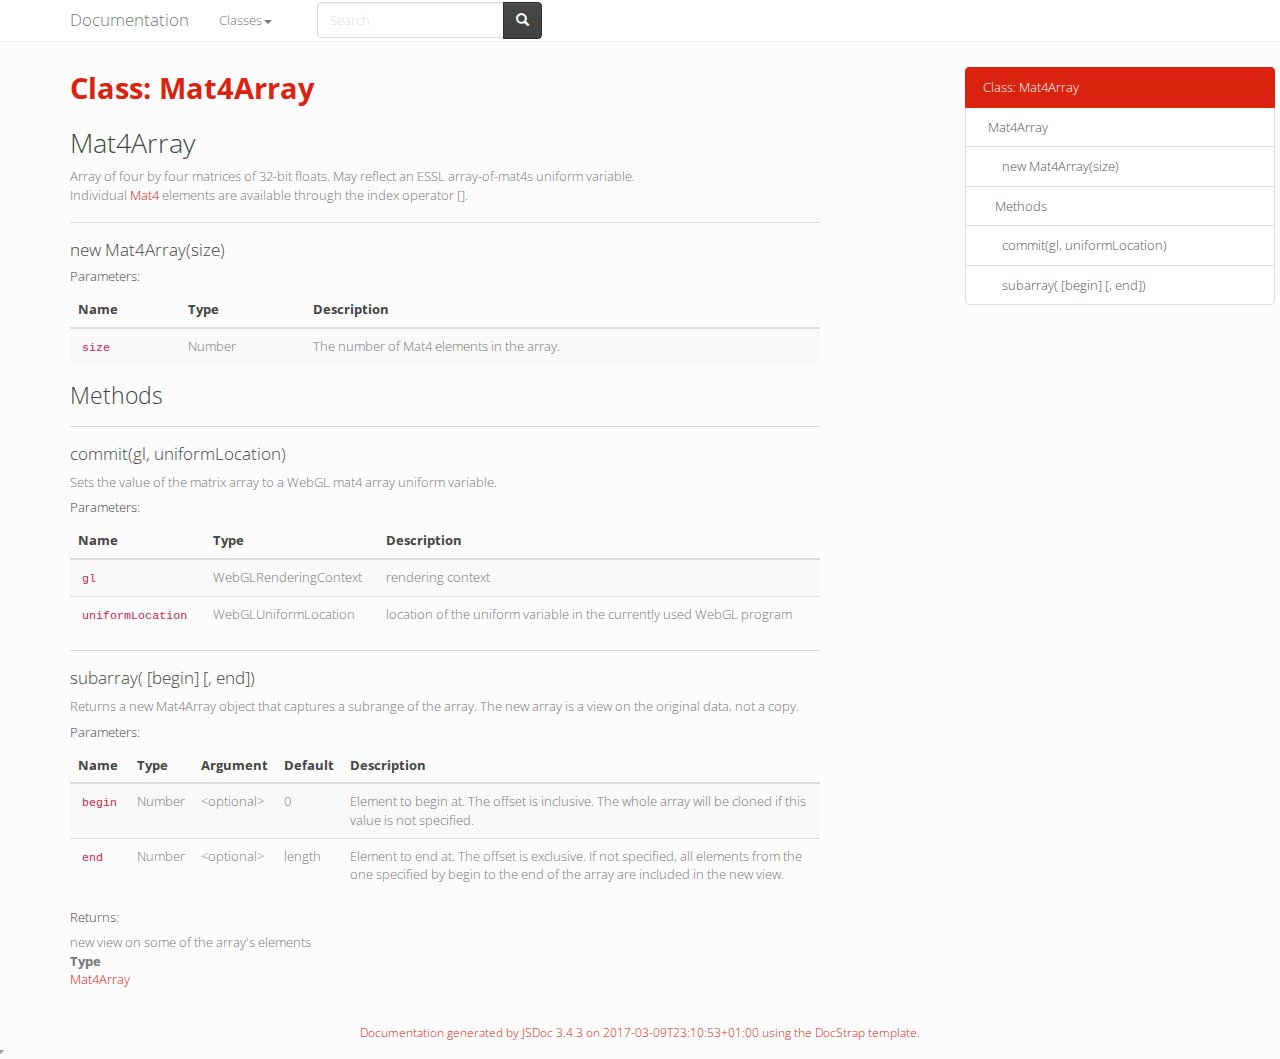
<file: WebGLMath/doc/out/Mat4Array.html>
<!DOCTYPE html>

<html lang="en">
<head>
	<meta charset="utf-8">
	<meta name="viewport" content="width=device-width">
	<title>Documentation Class: Mat4Array</title>

	<!--[if lt IE 9]>
	<script src="//html5shiv.googlecode.com/svn/trunk/html5.js"></script>
	<![endif]-->
	<link type="text/css" rel="stylesheet" href="styles/sunlight.default.css">

	<link type="text/css" rel="stylesheet" href="styles/site.simplex.css">

</head>

<body>

<div class="navbar navbar-default navbar-fixed-top ">
<div class="container">
	<div class="navbar-header">
		<a class="navbar-brand" href="index.html">Documentation</a>
		<button class="navbar-toggle" type="button" data-toggle="collapse" data-target="#topNavigation">
			<span class="icon-bar"></span>
			<span class="icon-bar"></span>
			<span class="icon-bar"></span>
        </button>
	</div>
	<div class="navbar-collapse collapse" id="topNavigation">
		<ul class="nav navbar-nav">
			
			<li class="dropdown">
				<a href="classes.list.html" class="dropdown-toggle" data-toggle="dropdown">Classes<b class="caret"></b></a>
				<ul class="dropdown-menu ">
					<li><a href="Mat4.html">Mat4</a></li><li><a href="Mat4Array.html">Mat4Array</a></li><li><a href="Sampler2D.html">Sampler2D</a></li><li><a href="Sampler2DArray.html">Sampler2DArray</a></li><li><a href="SamplerCube.html">SamplerCube</a></li><li><a href="SamplerCubeArray.html">SamplerCubeArray</a></li><li><a href="UniformReflectionFactories.html">UniformReflectionFactories</a></li><li><a href="Vec1.html">Vec1</a></li><li><a href="Vec1Array.html">Vec1Array</a></li><li><a href="Vec2.html">Vec2</a></li><li><a href="Vec2Array.html">Vec2Array</a></li><li><a href="Vec3.html">Vec3</a></li><li><a href="Vec3Array.html">Vec3Array</a></li><li><a href="Vec4.html">Vec4</a></li><li><a href="Vec4Array.html">Vec4Array</a></li><li><a href="VecArray.html">VecArray</a></li>
				</ul>
			</li>
			
		</ul>
        
            <div class="col-sm-3 col-md-3">
                <form class="navbar-form" role="search">
                    <div class="input-group">
                        <input type="text" class="form-control" placeholder="Search" name="q" id="search-input">
                        <div class="input-group-btn">
                            <button class="btn btn-default" id="search-submit"><i class="glyphicon glyphicon-search"></i></button>
                        </div>
                    </div>
                </form>
            </div>
        
	</div>

</div>
</div>


<div class="container" id="toc-content">
<div class="row">

	
	<div class="col-md-8">
	
		<div id="main">
			

	<h1 class="page-title">Class: Mat4Array</h1>
<section>

<header>
    
        <h2>
        Mat4Array
        </h2>
        
            <div class="class-description">Array of four by four matrices of 32-bit floats. May reflect an ESSL array-of-mat4s uniform variable.<BR> Individual <a href="Mat4.html">Mat4</a> elements are available through the index operator [].</div>
        
    
</header>


<article>
    <div class="container-overview">
    
        
<hr>
<dt>
    <h4 class="name" id="Mat4Array"><span class="type-signature"></span>new Mat4Array(size)</h4>
    
    
</dt>
<dd>

    

    

    

    
    
        <h5>Parameters:</h5>
        

<table class="params table table-striped">
    <thead>
    <tr>
        
        <th>Name</th>
        

        <th>Type</th>

        

        

        <th class="last">Description</th>
    </tr>
    </thead>

    <tbody>
    

        <tr>
            
                <td class="name"><code>size</code></td>
            

            <td class="type">
            
                
<span class="param-type">Number</span>



            
            </td>

            

            

            <td class="description last">The number of Mat4 elements in the array.</td>
        </tr>

    
    </tbody>
</table>

    

    
<dl class="details">
    

	

	

	

    

    

    

    

	

	

	

	

	



	

	

	

	
</dl>


    

    

    

    

    

    

    
</dd>

    
    </div>

    

    

    

    

    

    

    
        <h3 class="subsection-title">Methods</h3>

        <dl>
            
<hr>
<dt>
    <h4 class="name" id="commit"><span class="type-signature"></span>commit(gl, uniformLocation)</h4>
    
    
</dt>
<dd>

    
    <div class="description">
        Sets the value of the matrix array to a WebGL mat4 array uniform variable.
    </div>
    

    

    

    
    
        <h5>Parameters:</h5>
        

<table class="params table table-striped">
    <thead>
    <tr>
        
        <th>Name</th>
        

        <th>Type</th>

        

        

        <th class="last">Description</th>
    </tr>
    </thead>

    <tbody>
    

        <tr>
            
                <td class="name"><code>gl</code></td>
            

            <td class="type">
            
                
<span class="param-type">WebGLRenderingContext</span>



            
            </td>

            

            

            <td class="description last">rendering context</td>
        </tr>

    

        <tr>
            
                <td class="name"><code>uniformLocation</code></td>
            

            <td class="type">
            
                
<span class="param-type">WebGLUniformLocation</span>



            
            </td>

            

            

            <td class="description last">location of the uniform variable in the currently used WebGL program</td>
        </tr>

    
    </tbody>
</table>

    

    
<dl class="details">
    

	

	

	

    

    

    

    

	

	

	

	

	



	

	

	

	
</dl>


    

    

    

    

    

    

    
</dd>

        
            
<hr>
<dt>
    <h4 class="name" id="subarray"><span class="type-signature"></span>subarray( [begin] [, end])</h4>
    
    
</dt>
<dd>

    
    <div class="description">
        Returns a new Mat4Array object that captures a subrange of the array. The new array is a view on the original data, not a copy.
    </div>
    

    

    

    
    
        <h5>Parameters:</h5>
        

<table class="params table table-striped">
    <thead>
    <tr>
        
        <th>Name</th>
        

        <th>Type</th>

        
        <th>Argument</th>
        

        
        <th>Default</th>
        

        <th class="last">Description</th>
    </tr>
    </thead>

    <tbody>
    

        <tr>
            
                <td class="name"><code>begin</code></td>
            

            <td class="type">
            
                
<span class="param-type">Number</span>



            
            </td>

            
                <td class="attributes">
                
                    &lt;optional><br>
                

                

                
                </td>
            

            
                <td class="default">
                
                    0
                
                </td>
            

            <td class="description last">Element to begin at. The offset is inclusive. The whole array will be cloned if this value is not specified.</td>
        </tr>

    

        <tr>
            
                <td class="name"><code>end</code></td>
            

            <td class="type">
            
                
<span class="param-type">Number</span>



            
            </td>

            
                <td class="attributes">
                
                    &lt;optional><br>
                

                

                
                </td>
            

            
                <td class="default">
                
                    length
                
                </td>
            

            <td class="description last">Element to end at. The offset is exclusive. If not specified, all elements from the one specified by begin to the end of the array are included in the new view.</td>
        </tr>

    
    </tbody>
</table>

    

    
<dl class="details">
    

	

	

	

    

    

    

    

	

	

	

	

	



	

	

	

	
</dl>


    

    

    

    

    

    
    <h5>Returns:</h5>
    
            
<div class="param-desc">
    new view on some of the array's elements
</div>



<dl>
    <dt>
        Type
    </dt>
    <dd>
        
<span class="param-type"><a href="Mat4Array.html">Mat4Array</a></span>



    </dd>
</dl>


        

    
</dd>

        </dl>
    

    

    
</article>

</section>




		</div>
	</div>

	<div class="clearfix"></div>

	
		<div class="col-md-3">
			<div id="toc" class="col-md-3 hidden-xs hidden-sm hidden-md"></div>
		</div>
	

</div>
</div>


    <div class="modal fade" id="searchResults">
      <div class="modal-dialog">
        <div class="modal-content">
          <div class="modal-header">
            <button type="button" class="close" data-dismiss="modal" aria-label="Close"><span aria-hidden="true">&times;</span></button>
            <h4 class="modal-title">Search results</h4>
          </div>
          <div class="modal-body"></div>
          <div class="modal-footer">
            <button type="button" class="btn btn-default" data-dismiss="modal">Close</button>
          </div>
        </div><!-- /.modal-content -->
      </div><!-- /.modal-dialog -->
    </div>


<footer>


<span class="jsdoc-message">
	Documentation generated by <a href="https://github.com/jsdoc3/jsdoc">JSDoc 3.4.3</a>
	
		on 2017-03-09T23:10:53+01:00
	
	using the <a href="https://github.com/docstrap/docstrap">DocStrap template</a>.
</span>
</footer>

<script src="scripts/docstrap.lib.js"></script>
<script src="scripts/toc.js"></script>

    <script type="text/javascript" src="scripts/fulltext-search-ui.js"></script>


<script>
$( function () {
	$( "[id*='$']" ).each( function () {
		var $this = $( this );

		$this.attr( "id", $this.attr( "id" ).replace( "$", "__" ) );
	} );

	$( ".tutorial-section pre, .readme-section pre, pre.prettyprint.source" ).each( function () {
		var $this = $( this );

		var example = $this.find( "code" );
		exampleText = example.html();
		var lang = /{@lang (.*?)}/.exec( exampleText );
		if ( lang && lang[1] ) {
			exampleText = exampleText.replace( lang[0], "" );
			example.html( exampleText );
			lang = lang[1];
		} else {
			var langClassMatch = example.parent()[0].className.match(/lang\-(\S+)/);
			lang = langClassMatch ? langClassMatch[1] : "javascript";
		}

		if ( lang ) {

			$this
			.addClass( "sunlight-highlight-" + lang )
			.addClass( "linenums" )
			.html( example.html() );

		}
	} );

	Sunlight.highlightAll( {
		lineNumbers : false,
		showMenu : true,
		enableDoclinks : true
	} );

	$.catchAnchorLinks( {
        navbarOffset: 10
	} );
	$( "#toc" ).toc( {
		anchorName  : function ( i, heading, prefix ) {
			return $( heading ).attr( "id" ) || ( prefix + i );
		},
		selectors   : "#toc-content h1,#toc-content h2,#toc-content h3,#toc-content h4",
		showAndHide : false,
		smoothScrolling: true
	} );

	$( "#main span[id^='toc']" ).addClass( "toc-shim" );
	$( '.dropdown-toggle' ).dropdown();

    $( "table" ).each( function () {
      var $this = $( this );
      $this.addClass('table');
    } );

} );
</script>



<!--Navigation and Symbol Display-->


<!--Google Analytics-->



    <script type="text/javascript">
        $(document).ready(function() {
            SearcherDisplay.init();
        });
    </script>


</body>
</html>
</file>
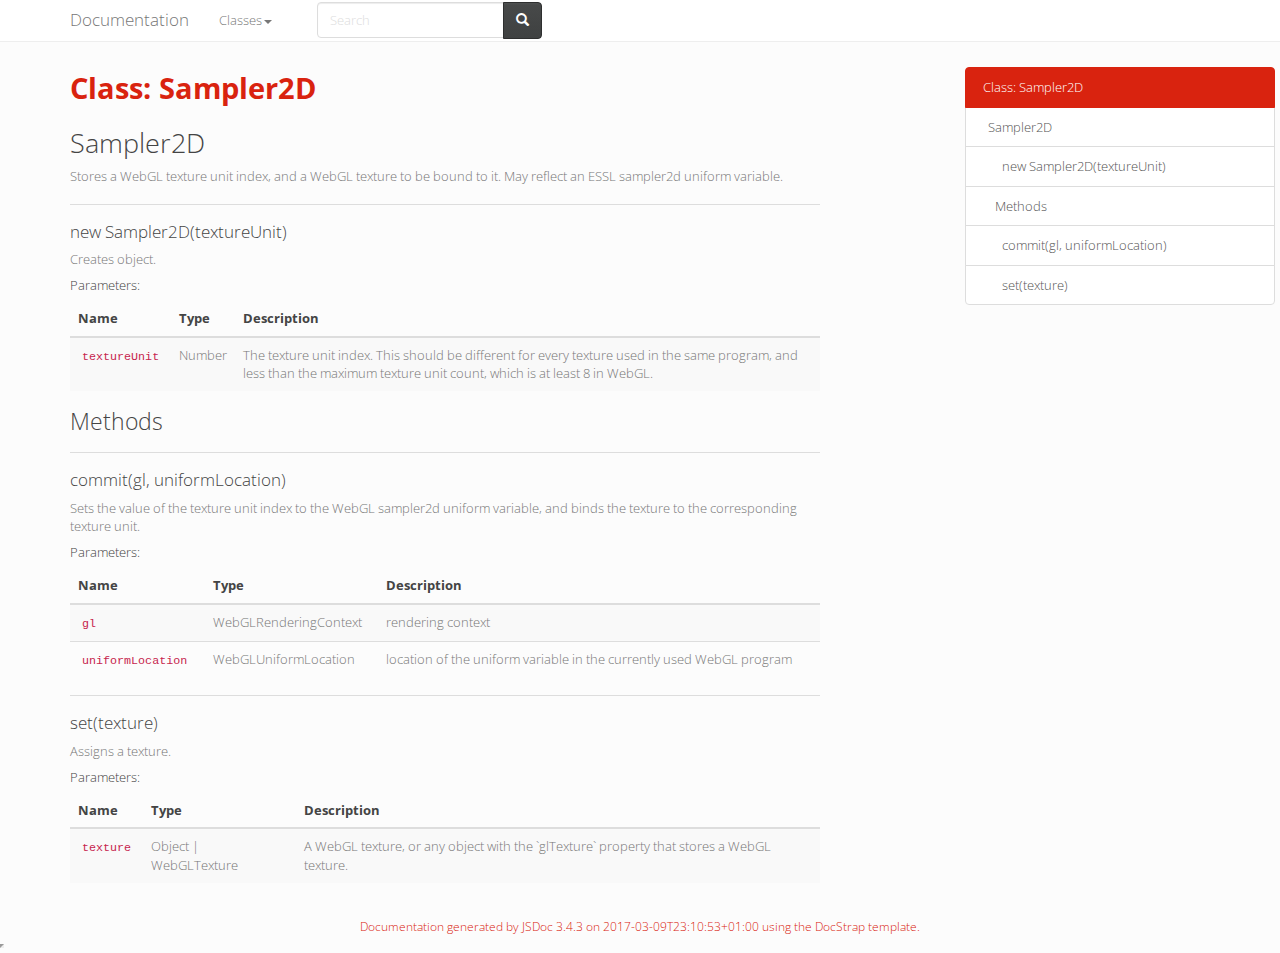
<file: WebGLMath/doc/out/Sampler2D.html>
<!DOCTYPE html>

<html lang="en">
<head>
	<meta charset="utf-8">
	<meta name="viewport" content="width=device-width">
	<title>Documentation Class: Sampler2D</title>

	<!--[if lt IE 9]>
	<script src="//html5shiv.googlecode.com/svn/trunk/html5.js"></script>
	<![endif]-->
	<link type="text/css" rel="stylesheet" href="styles/sunlight.default.css">

	<link type="text/css" rel="stylesheet" href="styles/site.simplex.css">

</head>

<body>

<div class="navbar navbar-default navbar-fixed-top ">
<div class="container">
	<div class="navbar-header">
		<a class="navbar-brand" href="index.html">Documentation</a>
		<button class="navbar-toggle" type="button" data-toggle="collapse" data-target="#topNavigation">
			<span class="icon-bar"></span>
			<span class="icon-bar"></span>
			<span class="icon-bar"></span>
        </button>
	</div>
	<div class="navbar-collapse collapse" id="topNavigation">
		<ul class="nav navbar-nav">
			
			<li class="dropdown">
				<a href="classes.list.html" class="dropdown-toggle" data-toggle="dropdown">Classes<b class="caret"></b></a>
				<ul class="dropdown-menu ">
					<li><a href="Mat4.html">Mat4</a></li><li><a href="Mat4Array.html">Mat4Array</a></li><li><a href="Sampler2D.html">Sampler2D</a></li><li><a href="Sampler2DArray.html">Sampler2DArray</a></li><li><a href="SamplerCube.html">SamplerCube</a></li><li><a href="SamplerCubeArray.html">SamplerCubeArray</a></li><li><a href="UniformReflectionFactories.html">UniformReflectionFactories</a></li><li><a href="Vec1.html">Vec1</a></li><li><a href="Vec1Array.html">Vec1Array</a></li><li><a href="Vec2.html">Vec2</a></li><li><a href="Vec2Array.html">Vec2Array</a></li><li><a href="Vec3.html">Vec3</a></li><li><a href="Vec3Array.html">Vec3Array</a></li><li><a href="Vec4.html">Vec4</a></li><li><a href="Vec4Array.html">Vec4Array</a></li><li><a href="VecArray.html">VecArray</a></li>
				</ul>
			</li>
			
		</ul>
        
            <div class="col-sm-3 col-md-3">
                <form class="navbar-form" role="search">
                    <div class="input-group">
                        <input type="text" class="form-control" placeholder="Search" name="q" id="search-input">
                        <div class="input-group-btn">
                            <button class="btn btn-default" id="search-submit"><i class="glyphicon glyphicon-search"></i></button>
                        </div>
                    </div>
                </form>
            </div>
        
	</div>

</div>
</div>


<div class="container" id="toc-content">
<div class="row">

	
	<div class="col-md-8">
	
		<div id="main">
			

	<h1 class="page-title">Class: Sampler2D</h1>
<section>

<header>
    
        <h2>
        Sampler2D
        </h2>
        
            <div class="class-description">Stores a WebGL texture unit index, and a WebGL texture to be bound to it. May reflect an ESSL sampler2d uniform variable.</div>
        
    
</header>


<article>
    <div class="container-overview">
    
        
<hr>
<dt>
    <h4 class="name" id="Sampler2D"><span class="type-signature"></span>new Sampler2D(textureUnit)</h4>
    
    
</dt>
<dd>

    
    <div class="description">
        Creates object.
    </div>
    

    

    

    
    
        <h5>Parameters:</h5>
        

<table class="params table table-striped">
    <thead>
    <tr>
        
        <th>Name</th>
        

        <th>Type</th>

        

        

        <th class="last">Description</th>
    </tr>
    </thead>

    <tbody>
    

        <tr>
            
                <td class="name"><code>textureUnit</code></td>
            

            <td class="type">
            
                
<span class="param-type">Number</span>



            
            </td>

            

            

            <td class="description last">The texture unit index. This should be different for every texture used in the same program, and less than the maximum texture unit count, which is at least 8 in WebGL.</td>
        </tr>

    
    </tbody>
</table>

    

    
<dl class="details">
    

	

	

	

    

    

    

    

	

	

	

	

	



	

	

	

	
</dl>


    

    

    

    

    

    

    
</dd>

    
    </div>

    

    

    

    

    

    

    
        <h3 class="subsection-title">Methods</h3>

        <dl>
            
<hr>
<dt>
    <h4 class="name" id="commit"><span class="type-signature"></span>commit(gl, uniformLocation)</h4>
    
    
</dt>
<dd>

    
    <div class="description">
        Sets the value of the texture unit index to the WebGL sampler2d uniform variable, and binds the texture to the corresponding texture unit.
    </div>
    

    

    

    
    
        <h5>Parameters:</h5>
        

<table class="params table table-striped">
    <thead>
    <tr>
        
        <th>Name</th>
        

        <th>Type</th>

        

        

        <th class="last">Description</th>
    </tr>
    </thead>

    <tbody>
    

        <tr>
            
                <td class="name"><code>gl</code></td>
            

            <td class="type">
            
                
<span class="param-type">WebGLRenderingContext</span>



            
            </td>

            

            

            <td class="description last">rendering context</td>
        </tr>

    

        <tr>
            
                <td class="name"><code>uniformLocation</code></td>
            

            <td class="type">
            
                
<span class="param-type">WebGLUniformLocation</span>



            
            </td>

            

            

            <td class="description last">location of the uniform variable in the currently used WebGL program</td>
        </tr>

    
    </tbody>
</table>

    

    
<dl class="details">
    

	

	

	

    

    

    

    

	

	

	

	

	



	

	

	

	
</dl>


    

    

    

    

    

    

    
</dd>

        
            
<hr>
<dt>
    <h4 class="name" id="set"><span class="type-signature"></span>set(texture)</h4>
    
    
</dt>
<dd>

    
    <div class="description">
        Assigns a texture.
    </div>
    

    

    

    
    
        <h5>Parameters:</h5>
        

<table class="params table table-striped">
    <thead>
    <tr>
        
        <th>Name</th>
        

        <th>Type</th>

        

        

        <th class="last">Description</th>
    </tr>
    </thead>

    <tbody>
    

        <tr>
            
                <td class="name"><code>texture</code></td>
            

            <td class="type">
            
                
<span class="param-type">Object</span>
|

<span class="param-type">WebGLTexture</span>



            
            </td>

            

            

            <td class="description last">A WebGL texture, or any object with the `glTexture` property that stores a WebGL texture.</td>
        </tr>

    
    </tbody>
</table>

    

    
<dl class="details">
    

	

	

	

    

    

    

    

	

	

	

	

	



	

	

	

	
</dl>


    

    

    

    

    

    

    
</dd>

        </dl>
    

    

    
</article>

</section>




		</div>
	</div>

	<div class="clearfix"></div>

	
		<div class="col-md-3">
			<div id="toc" class="col-md-3 hidden-xs hidden-sm hidden-md"></div>
		</div>
	

</div>
</div>


    <div class="modal fade" id="searchResults">
      <div class="modal-dialog">
        <div class="modal-content">
          <div class="modal-header">
            <button type="button" class="close" data-dismiss="modal" aria-label="Close"><span aria-hidden="true">&times;</span></button>
            <h4 class="modal-title">Search results</h4>
          </div>
          <div class="modal-body"></div>
          <div class="modal-footer">
            <button type="button" class="btn btn-default" data-dismiss="modal">Close</button>
          </div>
        </div><!-- /.modal-content -->
      </div><!-- /.modal-dialog -->
    </div>


<footer>


<span class="jsdoc-message">
	Documentation generated by <a href="https://github.com/jsdoc3/jsdoc">JSDoc 3.4.3</a>
	
		on 2017-03-09T23:10:53+01:00
	
	using the <a href="https://github.com/docstrap/docstrap">DocStrap template</a>.
</span>
</footer>

<script src="scripts/docstrap.lib.js"></script>
<script src="scripts/toc.js"></script>

    <script type="text/javascript" src="scripts/fulltext-search-ui.js"></script>


<script>
$( function () {
	$( "[id*='$']" ).each( function () {
		var $this = $( this );

		$this.attr( "id", $this.attr( "id" ).replace( "$", "__" ) );
	} );

	$( ".tutorial-section pre, .readme-section pre, pre.prettyprint.source" ).each( function () {
		var $this = $( this );

		var example = $this.find( "code" );
		exampleText = example.html();
		var lang = /{@lang (.*?)}/.exec( exampleText );
		if ( lang && lang[1] ) {
			exampleText = exampleText.replace( lang[0], "" );
			example.html( exampleText );
			lang = lang[1];
		} else {
			var langClassMatch = example.parent()[0].className.match(/lang\-(\S+)/);
			lang = langClassMatch ? langClassMatch[1] : "javascript";
		}

		if ( lang ) {

			$this
			.addClass( "sunlight-highlight-" + lang )
			.addClass( "linenums" )
			.html( example.html() );

		}
	} );

	Sunlight.highlightAll( {
		lineNumbers : false,
		showMenu : true,
		enableDoclinks : true
	} );

	$.catchAnchorLinks( {
        navbarOffset: 10
	} );
	$( "#toc" ).toc( {
		anchorName  : function ( i, heading, prefix ) {
			return $( heading ).attr( "id" ) || ( prefix + i );
		},
		selectors   : "#toc-content h1,#toc-content h2,#toc-content h3,#toc-content h4",
		showAndHide : false,
		smoothScrolling: true
	} );

	$( "#main span[id^='toc']" ).addClass( "toc-shim" );
	$( '.dropdown-toggle' ).dropdown();

    $( "table" ).each( function () {
      var $this = $( this );
      $this.addClass('table');
    } );

} );
</script>



<!--Navigation and Symbol Display-->


<!--Google Analytics-->



    <script type="text/javascript">
        $(document).ready(function() {
            SearcherDisplay.init();
        });
    </script>


</body>
</html>
</file>
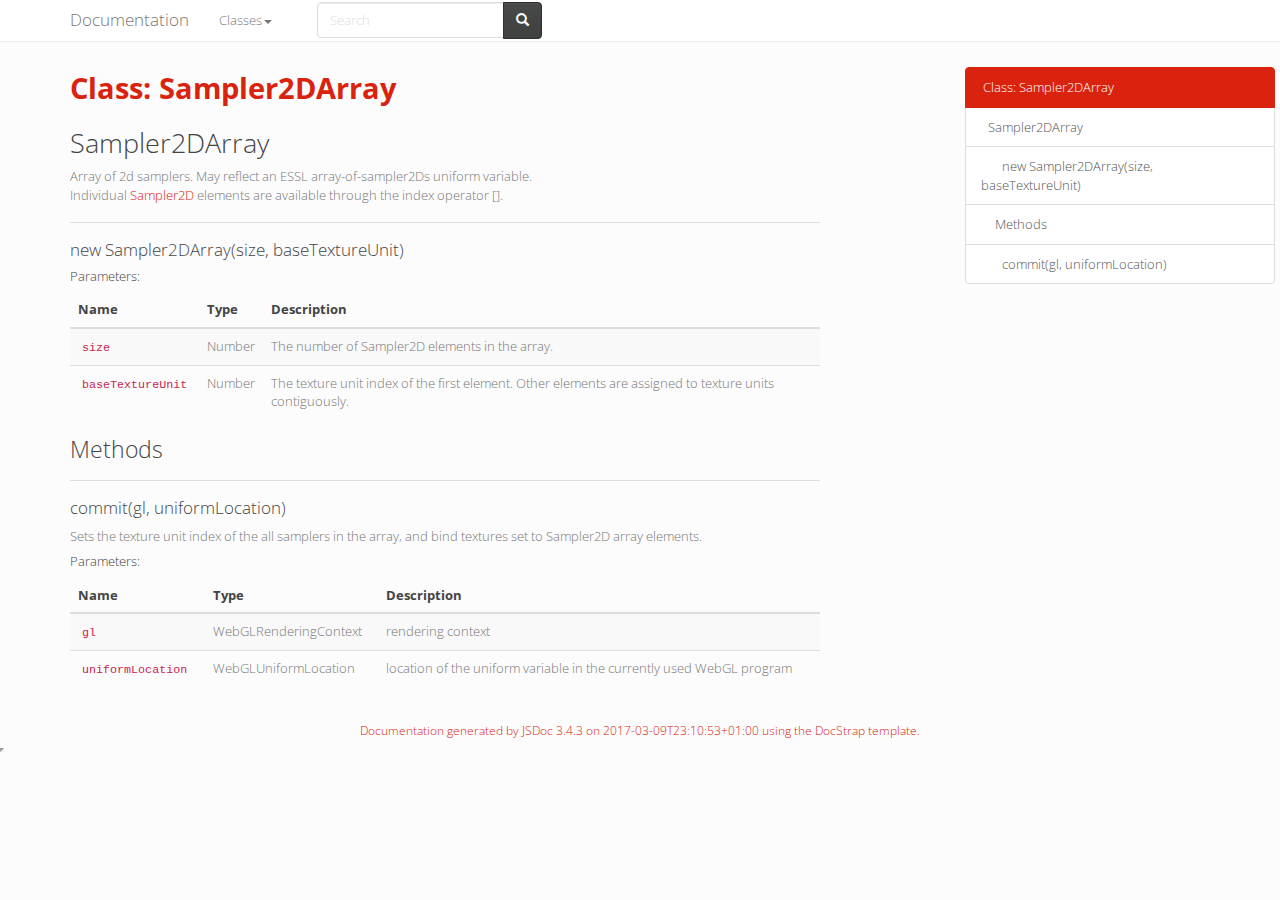
<file: WebGLMath/doc/out/Sampler2DArray.html>
<!DOCTYPE html>

<html lang="en">
<head>
	<meta charset="utf-8">
	<meta name="viewport" content="width=device-width">
	<title>Documentation Class: Sampler2DArray</title>

	<!--[if lt IE 9]>
	<script src="//html5shiv.googlecode.com/svn/trunk/html5.js"></script>
	<![endif]-->
	<link type="text/css" rel="stylesheet" href="styles/sunlight.default.css">

	<link type="text/css" rel="stylesheet" href="styles/site.simplex.css">

</head>

<body>

<div class="navbar navbar-default navbar-fixed-top ">
<div class="container">
	<div class="navbar-header">
		<a class="navbar-brand" href="index.html">Documentation</a>
		<button class="navbar-toggle" type="button" data-toggle="collapse" data-target="#topNavigation">
			<span class="icon-bar"></span>
			<span class="icon-bar"></span>
			<span class="icon-bar"></span>
        </button>
	</div>
	<div class="navbar-collapse collapse" id="topNavigation">
		<ul class="nav navbar-nav">
			
			<li class="dropdown">
				<a href="classes.list.html" class="dropdown-toggle" data-toggle="dropdown">Classes<b class="caret"></b></a>
				<ul class="dropdown-menu ">
					<li><a href="Mat4.html">Mat4</a></li><li><a href="Mat4Array.html">Mat4Array</a></li><li><a href="Sampler2D.html">Sampler2D</a></li><li><a href="Sampler2DArray.html">Sampler2DArray</a></li><li><a href="SamplerCube.html">SamplerCube</a></li><li><a href="SamplerCubeArray.html">SamplerCubeArray</a></li><li><a href="UniformReflectionFactories.html">UniformReflectionFactories</a></li><li><a href="Vec1.html">Vec1</a></li><li><a href="Vec1Array.html">Vec1Array</a></li><li><a href="Vec2.html">Vec2</a></li><li><a href="Vec2Array.html">Vec2Array</a></li><li><a href="Vec3.html">Vec3</a></li><li><a href="Vec3Array.html">Vec3Array</a></li><li><a href="Vec4.html">Vec4</a></li><li><a href="Vec4Array.html">Vec4Array</a></li><li><a href="VecArray.html">VecArray</a></li>
				</ul>
			</li>
			
		</ul>
        
            <div class="col-sm-3 col-md-3">
                <form class="navbar-form" role="search">
                    <div class="input-group">
                        <input type="text" class="form-control" placeholder="Search" name="q" id="search-input">
                        <div class="input-group-btn">
                            <button class="btn btn-default" id="search-submit"><i class="glyphicon glyphicon-search"></i></button>
                        </div>
                    </div>
                </form>
            </div>
        
	</div>

</div>
</div>


<div class="container" id="toc-content">
<div class="row">

	
	<div class="col-md-8">
	
		<div id="main">
			

	<h1 class="page-title">Class: Sampler2DArray</h1>
<section>

<header>
    
        <h2>
        Sampler2DArray
        </h2>
        
            <div class="class-description">Array of 2d samplers. May reflect an ESSL array-of-sampler2Ds uniform variable.<BR> Individual <a href="Sampler2D.html">Sampler2D</a> elements are available through the index operator [].</div>
        
    
</header>


<article>
    <div class="container-overview">
    
        
<hr>
<dt>
    <h4 class="name" id="Sampler2DArray"><span class="type-signature"></span>new Sampler2DArray(size, baseTextureUnit)</h4>
    
    
</dt>
<dd>

    

    

    

    
    
        <h5>Parameters:</h5>
        

<table class="params table table-striped">
    <thead>
    <tr>
        
        <th>Name</th>
        

        <th>Type</th>

        

        

        <th class="last">Description</th>
    </tr>
    </thead>

    <tbody>
    

        <tr>
            
                <td class="name"><code>size</code></td>
            

            <td class="type">
            
                
<span class="param-type">Number</span>



            
            </td>

            

            

            <td class="description last">The number of Sampler2D elements in the array.</td>
        </tr>

    

        <tr>
            
                <td class="name"><code>baseTextureUnit</code></td>
            

            <td class="type">
            
                
<span class="param-type">Number</span>



            
            </td>

            

            

            <td class="description last">The texture unit index of the first element. Other elements are assigned to texture units contiguously.</td>
        </tr>

    
    </tbody>
</table>

    

    
<dl class="details">
    

	

	

	

    

    

    

    

	

	

	

	

	



	

	

	

	
</dl>


    

    

    

    

    

    

    
</dd>

    
    </div>

    

    

    

    

    

    

    
        <h3 class="subsection-title">Methods</h3>

        <dl>
            
<hr>
<dt>
    <h4 class="name" id="commit"><span class="type-signature"></span>commit(gl, uniformLocation)</h4>
    
    
</dt>
<dd>

    
    <div class="description">
        Sets the texture unit index of the all samplers in the array, and bind textures set to Sampler2D array elements.
    </div>
    

    

    

    
    
        <h5>Parameters:</h5>
        

<table class="params table table-striped">
    <thead>
    <tr>
        
        <th>Name</th>
        

        <th>Type</th>

        

        

        <th class="last">Description</th>
    </tr>
    </thead>

    <tbody>
    

        <tr>
            
                <td class="name"><code>gl</code></td>
            

            <td class="type">
            
                
<span class="param-type">WebGLRenderingContext</span>



            
            </td>

            

            

            <td class="description last">rendering context</td>
        </tr>

    

        <tr>
            
                <td class="name"><code>uniformLocation</code></td>
            

            <td class="type">
            
                
<span class="param-type">WebGLUniformLocation</span>



            
            </td>

            

            

            <td class="description last">location of the uniform variable in the currently used WebGL program</td>
        </tr>

    
    </tbody>
</table>

    

    
<dl class="details">
    

	

	

	

    

    

    

    

	

	

	

	

	



	

	

	

	
</dl>


    

    

    

    

    

    

    
</dd>

        </dl>
    

    

    
</article>

</section>




		</div>
	</div>

	<div class="clearfix"></div>

	
		<div class="col-md-3">
			<div id="toc" class="col-md-3 hidden-xs hidden-sm hidden-md"></div>
		</div>
	

</div>
</div>


    <div class="modal fade" id="searchResults">
      <div class="modal-dialog">
        <div class="modal-content">
          <div class="modal-header">
            <button type="button" class="close" data-dismiss="modal" aria-label="Close"><span aria-hidden="true">&times;</span></button>
            <h4 class="modal-title">Search results</h4>
          </div>
          <div class="modal-body"></div>
          <div class="modal-footer">
            <button type="button" class="btn btn-default" data-dismiss="modal">Close</button>
          </div>
        </div><!-- /.modal-content -->
      </div><!-- /.modal-dialog -->
    </div>


<footer>


<span class="jsdoc-message">
	Documentation generated by <a href="https://github.com/jsdoc3/jsdoc">JSDoc 3.4.3</a>
	
		on 2017-03-09T23:10:53+01:00
	
	using the <a href="https://github.com/docstrap/docstrap">DocStrap template</a>.
</span>
</footer>

<script src="scripts/docstrap.lib.js"></script>
<script src="scripts/toc.js"></script>

    <script type="text/javascript" src="scripts/fulltext-search-ui.js"></script>


<script>
$( function () {
	$( "[id*='$']" ).each( function () {
		var $this = $( this );

		$this.attr( "id", $this.attr( "id" ).replace( "$", "__" ) );
	} );

	$( ".tutorial-section pre, .readme-section pre, pre.prettyprint.source" ).each( function () {
		var $this = $( this );

		var example = $this.find( "code" );
		exampleText = example.html();
		var lang = /{@lang (.*?)}/.exec( exampleText );
		if ( lang && lang[1] ) {
			exampleText = exampleText.replace( lang[0], "" );
			example.html( exampleText );
			lang = lang[1];
		} else {
			var langClassMatch = example.parent()[0].className.match(/lang\-(\S+)/);
			lang = langClassMatch ? langClassMatch[1] : "javascript";
		}

		if ( lang ) {

			$this
			.addClass( "sunlight-highlight-" + lang )
			.addClass( "linenums" )
			.html( example.html() );

		}
	} );

	Sunlight.highlightAll( {
		lineNumbers : false,
		showMenu : true,
		enableDoclinks : true
	} );

	$.catchAnchorLinks( {
        navbarOffset: 10
	} );
	$( "#toc" ).toc( {
		anchorName  : function ( i, heading, prefix ) {
			return $( heading ).attr( "id" ) || ( prefix + i );
		},
		selectors   : "#toc-content h1,#toc-content h2,#toc-content h3,#toc-content h4",
		showAndHide : false,
		smoothScrolling: true
	} );

	$( "#main span[id^='toc']" ).addClass( "toc-shim" );
	$( '.dropdown-toggle' ).dropdown();

    $( "table" ).each( function () {
      var $this = $( this );
      $this.addClass('table');
    } );

} );
</script>



<!--Navigation and Symbol Display-->


<!--Google Analytics-->



    <script type="text/javascript">
        $(document).ready(function() {
            SearcherDisplay.init();
        });
    </script>


</body>
</html>
</file>
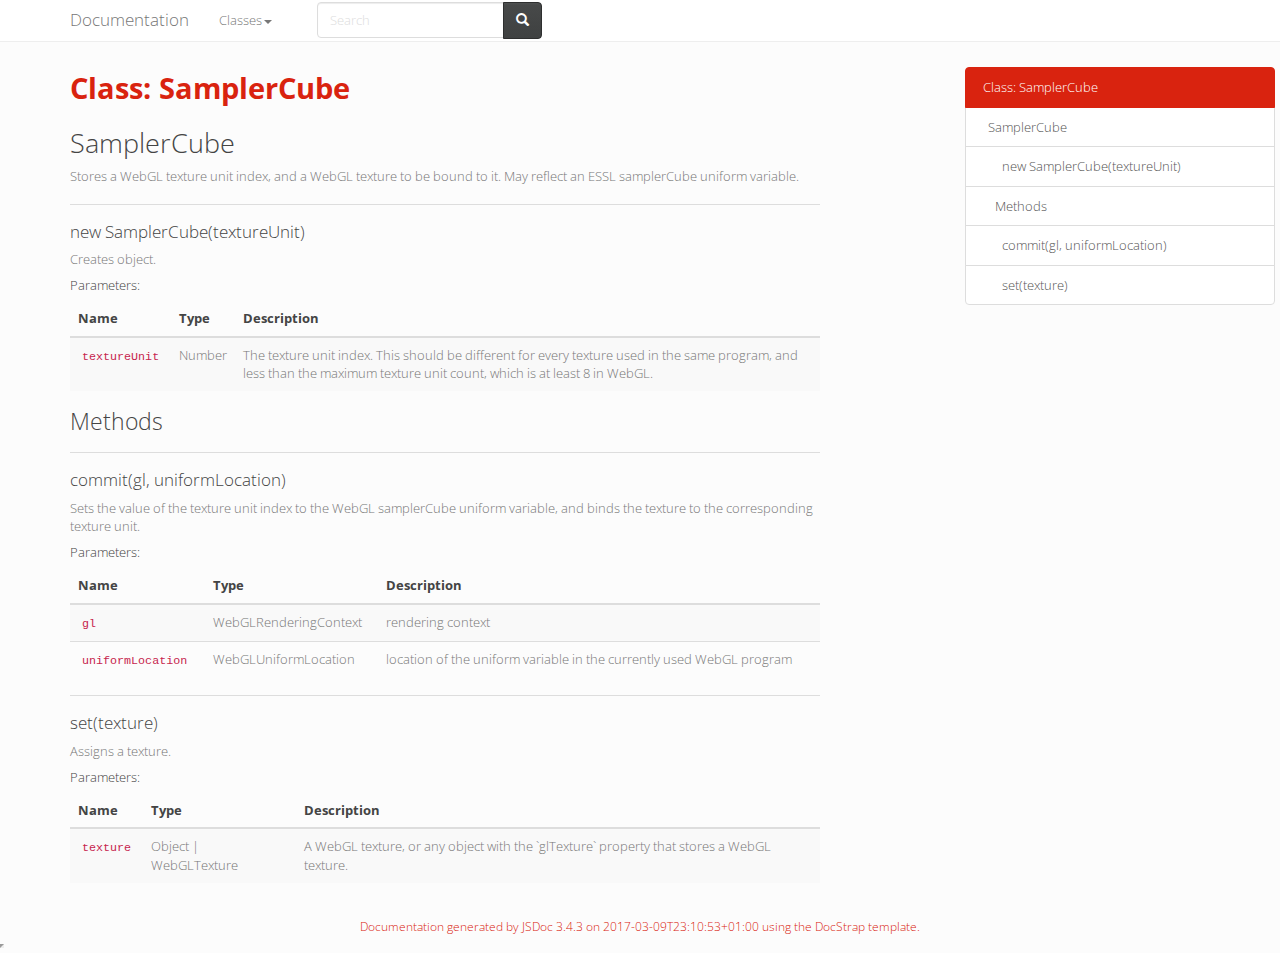
<file: WebGLMath/doc/out/SamplerCube.html>
<!DOCTYPE html>

<html lang="en">
<head>
	<meta charset="utf-8">
	<meta name="viewport" content="width=device-width">
	<title>Documentation Class: SamplerCube</title>

	<!--[if lt IE 9]>
	<script src="//html5shiv.googlecode.com/svn/trunk/html5.js"></script>
	<![endif]-->
	<link type="text/css" rel="stylesheet" href="styles/sunlight.default.css">

	<link type="text/css" rel="stylesheet" href="styles/site.simplex.css">

</head>

<body>

<div class="navbar navbar-default navbar-fixed-top ">
<div class="container">
	<div class="navbar-header">
		<a class="navbar-brand" href="index.html">Documentation</a>
		<button class="navbar-toggle" type="button" data-toggle="collapse" data-target="#topNavigation">
			<span class="icon-bar"></span>
			<span class="icon-bar"></span>
			<span class="icon-bar"></span>
        </button>
	</div>
	<div class="navbar-collapse collapse" id="topNavigation">
		<ul class="nav navbar-nav">
			
			<li class="dropdown">
				<a href="classes.list.html" class="dropdown-toggle" data-toggle="dropdown">Classes<b class="caret"></b></a>
				<ul class="dropdown-menu ">
					<li><a href="Mat4.html">Mat4</a></li><li><a href="Mat4Array.html">Mat4Array</a></li><li><a href="Sampler2D.html">Sampler2D</a></li><li><a href="Sampler2DArray.html">Sampler2DArray</a></li><li><a href="SamplerCube.html">SamplerCube</a></li><li><a href="SamplerCubeArray.html">SamplerCubeArray</a></li><li><a href="UniformReflectionFactories.html">UniformReflectionFactories</a></li><li><a href="Vec1.html">Vec1</a></li><li><a href="Vec1Array.html">Vec1Array</a></li><li><a href="Vec2.html">Vec2</a></li><li><a href="Vec2Array.html">Vec2Array</a></li><li><a href="Vec3.html">Vec3</a></li><li><a href="Vec3Array.html">Vec3Array</a></li><li><a href="Vec4.html">Vec4</a></li><li><a href="Vec4Array.html">Vec4Array</a></li><li><a href="VecArray.html">VecArray</a></li>
				</ul>
			</li>
			
		</ul>
        
            <div class="col-sm-3 col-md-3">
                <form class="navbar-form" role="search">
                    <div class="input-group">
                        <input type="text" class="form-control" placeholder="Search" name="q" id="search-input">
                        <div class="input-group-btn">
                            <button class="btn btn-default" id="search-submit"><i class="glyphicon glyphicon-search"></i></button>
                        </div>
                    </div>
                </form>
            </div>
        
	</div>

</div>
</div>


<div class="container" id="toc-content">
<div class="row">

	
	<div class="col-md-8">
	
		<div id="main">
			

	<h1 class="page-title">Class: SamplerCube</h1>
<section>

<header>
    
        <h2>
        SamplerCube
        </h2>
        
            <div class="class-description">Stores a WebGL texture unit index, and a WebGL texture to be bound to it. May reflect an ESSL samplerCube uniform variable.</div>
        
    
</header>


<article>
    <div class="container-overview">
    
        
<hr>
<dt>
    <h4 class="name" id="SamplerCube"><span class="type-signature"></span>new SamplerCube(textureUnit)</h4>
    
    
</dt>
<dd>

    
    <div class="description">
        Creates object.
    </div>
    

    

    

    
    
        <h5>Parameters:</h5>
        

<table class="params table table-striped">
    <thead>
    <tr>
        
        <th>Name</th>
        

        <th>Type</th>

        

        

        <th class="last">Description</th>
    </tr>
    </thead>

    <tbody>
    

        <tr>
            
                <td class="name"><code>textureUnit</code></td>
            

            <td class="type">
            
                
<span class="param-type">Number</span>



            
            </td>

            

            

            <td class="description last">The texture unit index. This should be different for every texture used in the same program, and less than the maximum texture unit count, which is at least 8 in WebGL.</td>
        </tr>

    
    </tbody>
</table>

    

    
<dl class="details">
    

	

	

	

    

    

    

    

	

	

	

	

	



	

	

	

	
</dl>


    

    

    

    

    

    

    
</dd>

    
    </div>

    

    

    

    

    

    

    
        <h3 class="subsection-title">Methods</h3>

        <dl>
            
<hr>
<dt>
    <h4 class="name" id="commit"><span class="type-signature"></span>commit(gl, uniformLocation)</h4>
    
    
</dt>
<dd>

    
    <div class="description">
        Sets the value of the texture unit index to the WebGL samplerCube uniform variable, and binds the texture to the corresponding texture unit.
    </div>
    

    

    

    
    
        <h5>Parameters:</h5>
        

<table class="params table table-striped">
    <thead>
    <tr>
        
        <th>Name</th>
        

        <th>Type</th>

        

        

        <th class="last">Description</th>
    </tr>
    </thead>

    <tbody>
    

        <tr>
            
                <td class="name"><code>gl</code></td>
            

            <td class="type">
            
                
<span class="param-type">WebGLRenderingContext</span>



            
            </td>

            

            

            <td class="description last">rendering context</td>
        </tr>

    

        <tr>
            
                <td class="name"><code>uniformLocation</code></td>
            

            <td class="type">
            
                
<span class="param-type">WebGLUniformLocation</span>



            
            </td>

            

            

            <td class="description last">location of the uniform variable in the currently used WebGL program</td>
        </tr>

    
    </tbody>
</table>

    

    
<dl class="details">
    

	

	

	

    

    

    

    

	

	

	

	

	



	

	

	

	
</dl>


    

    

    

    

    

    

    
</dd>

        
            
<hr>
<dt>
    <h4 class="name" id="set"><span class="type-signature"></span>set(texture)</h4>
    
    
</dt>
<dd>

    
    <div class="description">
        Assigns a texture.
    </div>
    

    

    

    
    
        <h5>Parameters:</h5>
        

<table class="params table table-striped">
    <thead>
    <tr>
        
        <th>Name</th>
        

        <th>Type</th>

        

        

        <th class="last">Description</th>
    </tr>
    </thead>

    <tbody>
    

        <tr>
            
                <td class="name"><code>texture</code></td>
            

            <td class="type">
            
                
<span class="param-type">Object</span>
|

<span class="param-type">WebGLTexture</span>



            
            </td>

            

            

            <td class="description last">A WebGL texture, or any object with the `glTexture` property that stores a WebGL texture.</td>
        </tr>

    
    </tbody>
</table>

    

    
<dl class="details">
    

	

	

	

    

    

    

    

	

	

	

	

	



	

	

	

	
</dl>


    

    

    

    

    

    

    
</dd>

        </dl>
    

    

    
</article>

</section>




		</div>
	</div>

	<div class="clearfix"></div>

	
		<div class="col-md-3">
			<div id="toc" class="col-md-3 hidden-xs hidden-sm hidden-md"></div>
		</div>
	

</div>
</div>


    <div class="modal fade" id="searchResults">
      <div class="modal-dialog">
        <div class="modal-content">
          <div class="modal-header">
            <button type="button" class="close" data-dismiss="modal" aria-label="Close"><span aria-hidden="true">&times;</span></button>
            <h4 class="modal-title">Search results</h4>
          </div>
          <div class="modal-body"></div>
          <div class="modal-footer">
            <button type="button" class="btn btn-default" data-dismiss="modal">Close</button>
          </div>
        </div><!-- /.modal-content -->
      </div><!-- /.modal-dialog -->
    </div>


<footer>


<span class="jsdoc-message">
	Documentation generated by <a href="https://github.com/jsdoc3/jsdoc">JSDoc 3.4.3</a>
	
		on 2017-03-09T23:10:53+01:00
	
	using the <a href="https://github.com/docstrap/docstrap">DocStrap template</a>.
</span>
</footer>

<script src="scripts/docstrap.lib.js"></script>
<script src="scripts/toc.js"></script>

    <script type="text/javascript" src="scripts/fulltext-search-ui.js"></script>


<script>
$( function () {
	$( "[id*='$']" ).each( function () {
		var $this = $( this );

		$this.attr( "id", $this.attr( "id" ).replace( "$", "__" ) );
	} );

	$( ".tutorial-section pre, .readme-section pre, pre.prettyprint.source" ).each( function () {
		var $this = $( this );

		var example = $this.find( "code" );
		exampleText = example.html();
		var lang = /{@lang (.*?)}/.exec( exampleText );
		if ( lang && lang[1] ) {
			exampleText = exampleText.replace( lang[0], "" );
			example.html( exampleText );
			lang = lang[1];
		} else {
			var langClassMatch = example.parent()[0].className.match(/lang\-(\S+)/);
			lang = langClassMatch ? langClassMatch[1] : "javascript";
		}

		if ( lang ) {

			$this
			.addClass( "sunlight-highlight-" + lang )
			.addClass( "linenums" )
			.html( example.html() );

		}
	} );

	Sunlight.highlightAll( {
		lineNumbers : false,
		showMenu : true,
		enableDoclinks : true
	} );

	$.catchAnchorLinks( {
        navbarOffset: 10
	} );
	$( "#toc" ).toc( {
		anchorName  : function ( i, heading, prefix ) {
			return $( heading ).attr( "id" ) || ( prefix + i );
		},
		selectors   : "#toc-content h1,#toc-content h2,#toc-content h3,#toc-content h4",
		showAndHide : false,
		smoothScrolling: true
	} );

	$( "#main span[id^='toc']" ).addClass( "toc-shim" );
	$( '.dropdown-toggle' ).dropdown();

    $( "table" ).each( function () {
      var $this = $( this );
      $this.addClass('table');
    } );

} );
</script>



<!--Navigation and Symbol Display-->


<!--Google Analytics-->



    <script type="text/javascript">
        $(document).ready(function() {
            SearcherDisplay.init();
        });
    </script>


</body>
</html>
</file>
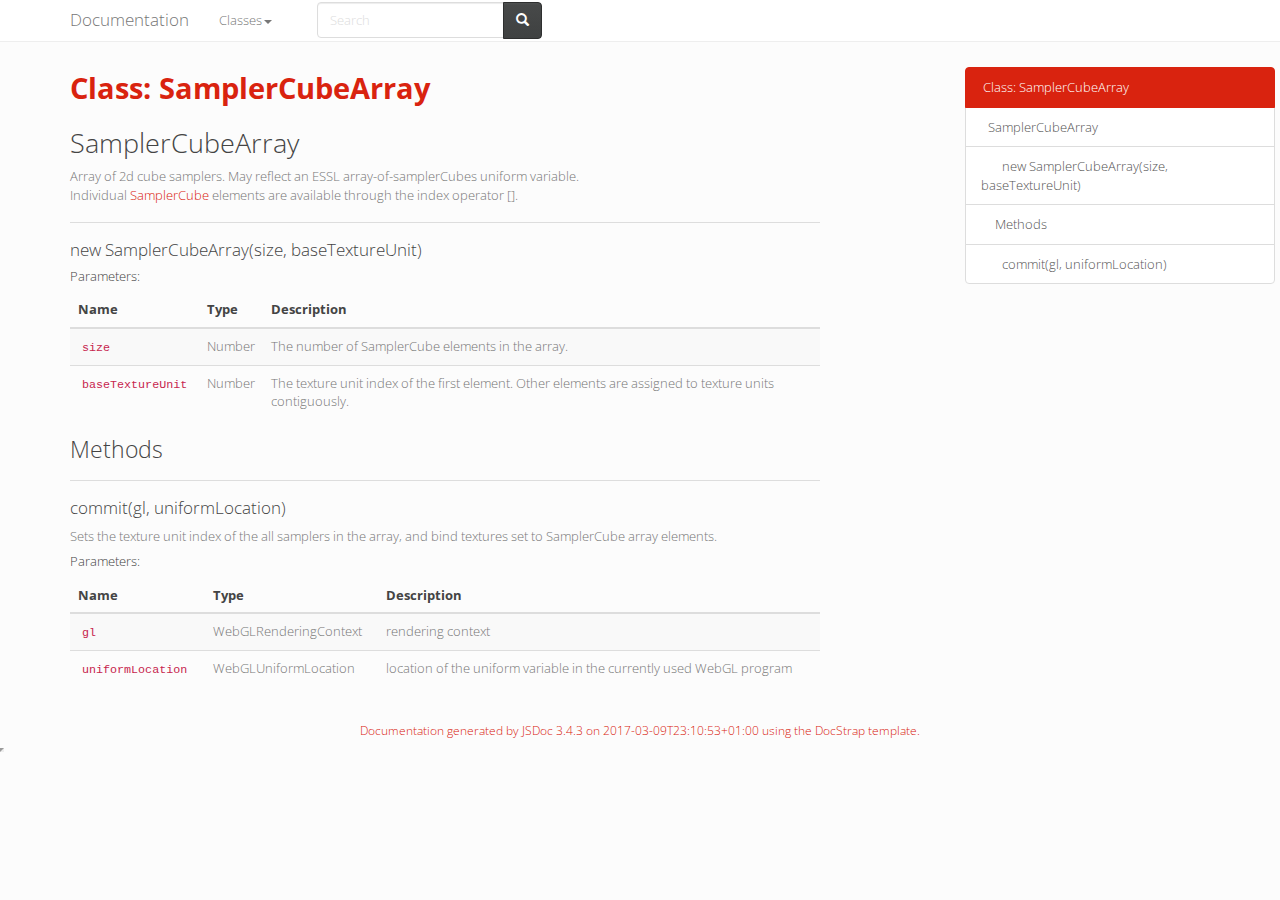
<file: WebGLMath/doc/out/SamplerCubeArray.html>
<!DOCTYPE html>

<html lang="en">
<head>
	<meta charset="utf-8">
	<meta name="viewport" content="width=device-width">
	<title>Documentation Class: SamplerCubeArray</title>

	<!--[if lt IE 9]>
	<script src="//html5shiv.googlecode.com/svn/trunk/html5.js"></script>
	<![endif]-->
	<link type="text/css" rel="stylesheet" href="styles/sunlight.default.css">

	<link type="text/css" rel="stylesheet" href="styles/site.simplex.css">

</head>

<body>

<div class="navbar navbar-default navbar-fixed-top ">
<div class="container">
	<div class="navbar-header">
		<a class="navbar-brand" href="index.html">Documentation</a>
		<button class="navbar-toggle" type="button" data-toggle="collapse" data-target="#topNavigation">
			<span class="icon-bar"></span>
			<span class="icon-bar"></span>
			<span class="icon-bar"></span>
        </button>
	</div>
	<div class="navbar-collapse collapse" id="topNavigation">
		<ul class="nav navbar-nav">
			
			<li class="dropdown">
				<a href="classes.list.html" class="dropdown-toggle" data-toggle="dropdown">Classes<b class="caret"></b></a>
				<ul class="dropdown-menu ">
					<li><a href="Mat4.html">Mat4</a></li><li><a href="Mat4Array.html">Mat4Array</a></li><li><a href="Sampler2D.html">Sampler2D</a></li><li><a href="Sampler2DArray.html">Sampler2DArray</a></li><li><a href="SamplerCube.html">SamplerCube</a></li><li><a href="SamplerCubeArray.html">SamplerCubeArray</a></li><li><a href="UniformReflectionFactories.html">UniformReflectionFactories</a></li><li><a href="Vec1.html">Vec1</a></li><li><a href="Vec1Array.html">Vec1Array</a></li><li><a href="Vec2.html">Vec2</a></li><li><a href="Vec2Array.html">Vec2Array</a></li><li><a href="Vec3.html">Vec3</a></li><li><a href="Vec3Array.html">Vec3Array</a></li><li><a href="Vec4.html">Vec4</a></li><li><a href="Vec4Array.html">Vec4Array</a></li><li><a href="VecArray.html">VecArray</a></li>
				</ul>
			</li>
			
		</ul>
        
            <div class="col-sm-3 col-md-3">
                <form class="navbar-form" role="search">
                    <div class="input-group">
                        <input type="text" class="form-control" placeholder="Search" name="q" id="search-input">
                        <div class="input-group-btn">
                            <button class="btn btn-default" id="search-submit"><i class="glyphicon glyphicon-search"></i></button>
                        </div>
                    </div>
                </form>
            </div>
        
	</div>

</div>
</div>


<div class="container" id="toc-content">
<div class="row">

	
	<div class="col-md-8">
	
		<div id="main">
			

	<h1 class="page-title">Class: SamplerCubeArray</h1>
<section>

<header>
    
        <h2>
        SamplerCubeArray
        </h2>
        
            <div class="class-description">Array of 2d cube samplers. May reflect an ESSL array-of-samplerCubes uniform variable.<BR> Individual <a href="SamplerCube.html">SamplerCube</a> elements are available through the index operator [].</div>
        
    
</header>


<article>
    <div class="container-overview">
    
        
<hr>
<dt>
    <h4 class="name" id="SamplerCubeArray"><span class="type-signature"></span>new SamplerCubeArray(size, baseTextureUnit)</h4>
    
    
</dt>
<dd>

    

    

    

    
    
        <h5>Parameters:</h5>
        

<table class="params table table-striped">
    <thead>
    <tr>
        
        <th>Name</th>
        

        <th>Type</th>

        

        

        <th class="last">Description</th>
    </tr>
    </thead>

    <tbody>
    

        <tr>
            
                <td class="name"><code>size</code></td>
            

            <td class="type">
            
                
<span class="param-type">Number</span>



            
            </td>

            

            

            <td class="description last">The number of SamplerCube elements in the array.</td>
        </tr>

    

        <tr>
            
                <td class="name"><code>baseTextureUnit</code></td>
            

            <td class="type">
            
                
<span class="param-type">Number</span>



            
            </td>

            

            

            <td class="description last">The texture unit index of the first element. Other elements are assigned to texture units contiguously.</td>
        </tr>

    
    </tbody>
</table>

    

    
<dl class="details">
    

	

	

	

    

    

    

    

	

	

	

	

	



	

	

	

	
</dl>


    

    

    

    

    

    

    
</dd>

    
    </div>

    

    

    

    

    

    

    
        <h3 class="subsection-title">Methods</h3>

        <dl>
            
<hr>
<dt>
    <h4 class="name" id="commit"><span class="type-signature"></span>commit(gl, uniformLocation)</h4>
    
    
</dt>
<dd>

    
    <div class="description">
        Sets the texture unit index of the all samplers in the array, and bind textures set to SamplerCube array elements.
    </div>
    

    

    

    
    
        <h5>Parameters:</h5>
        

<table class="params table table-striped">
    <thead>
    <tr>
        
        <th>Name</th>
        

        <th>Type</th>

        

        

        <th class="last">Description</th>
    </tr>
    </thead>

    <tbody>
    

        <tr>
            
                <td class="name"><code>gl</code></td>
            

            <td class="type">
            
                
<span class="param-type">WebGLRenderingContext</span>



            
            </td>

            

            

            <td class="description last">rendering context</td>
        </tr>

    

        <tr>
            
                <td class="name"><code>uniformLocation</code></td>
            

            <td class="type">
            
                
<span class="param-type">WebGLUniformLocation</span>



            
            </td>

            

            

            <td class="description last">location of the uniform variable in the currently used WebGL program</td>
        </tr>

    
    </tbody>
</table>

    

    
<dl class="details">
    

	

	

	

    

    

    

    

	

	

	

	

	



	

	

	

	
</dl>


    

    

    

    

    

    

    
</dd>

        </dl>
    

    

    
</article>

</section>




		</div>
	</div>

	<div class="clearfix"></div>

	
		<div class="col-md-3">
			<div id="toc" class="col-md-3 hidden-xs hidden-sm hidden-md"></div>
		</div>
	

</div>
</div>


    <div class="modal fade" id="searchResults">
      <div class="modal-dialog">
        <div class="modal-content">
          <div class="modal-header">
            <button type="button" class="close" data-dismiss="modal" aria-label="Close"><span aria-hidden="true">&times;</span></button>
            <h4 class="modal-title">Search results</h4>
          </div>
          <div class="modal-body"></div>
          <div class="modal-footer">
            <button type="button" class="btn btn-default" data-dismiss="modal">Close</button>
          </div>
        </div><!-- /.modal-content -->
      </div><!-- /.modal-dialog -->
    </div>


<footer>


<span class="jsdoc-message">
	Documentation generated by <a href="https://github.com/jsdoc3/jsdoc">JSDoc 3.4.3</a>
	
		on 2017-03-09T23:10:53+01:00
	
	using the <a href="https://github.com/docstrap/docstrap">DocStrap template</a>.
</span>
</footer>

<script src="scripts/docstrap.lib.js"></script>
<script src="scripts/toc.js"></script>

    <script type="text/javascript" src="scripts/fulltext-search-ui.js"></script>


<script>
$( function () {
	$( "[id*='$']" ).each( function () {
		var $this = $( this );

		$this.attr( "id", $this.attr( "id" ).replace( "$", "__" ) );
	} );

	$( ".tutorial-section pre, .readme-section pre, pre.prettyprint.source" ).each( function () {
		var $this = $( this );

		var example = $this.find( "code" );
		exampleText = example.html();
		var lang = /{@lang (.*?)}/.exec( exampleText );
		if ( lang && lang[1] ) {
			exampleText = exampleText.replace( lang[0], "" );
			example.html( exampleText );
			lang = lang[1];
		} else {
			var langClassMatch = example.parent()[0].className.match(/lang\-(\S+)/);
			lang = langClassMatch ? langClassMatch[1] : "javascript";
		}

		if ( lang ) {

			$this
			.addClass( "sunlight-highlight-" + lang )
			.addClass( "linenums" )
			.html( example.html() );

		}
	} );

	Sunlight.highlightAll( {
		lineNumbers : false,
		showMenu : true,
		enableDoclinks : true
	} );

	$.catchAnchorLinks( {
        navbarOffset: 10
	} );
	$( "#toc" ).toc( {
		anchorName  : function ( i, heading, prefix ) {
			return $( heading ).attr( "id" ) || ( prefix + i );
		},
		selectors   : "#toc-content h1,#toc-content h2,#toc-content h3,#toc-content h4",
		showAndHide : false,
		smoothScrolling: true
	} );

	$( "#main span[id^='toc']" ).addClass( "toc-shim" );
	$( '.dropdown-toggle' ).dropdown();

    $( "table" ).each( function () {
      var $this = $( this );
      $this.addClass('table');
    } );

} );
</script>



<!--Navigation and Symbol Display-->


<!--Google Analytics-->



    <script type="text/javascript">
        $(document).ready(function() {
            SearcherDisplay.init();
        });
    </script>


</body>
</html>
</file>
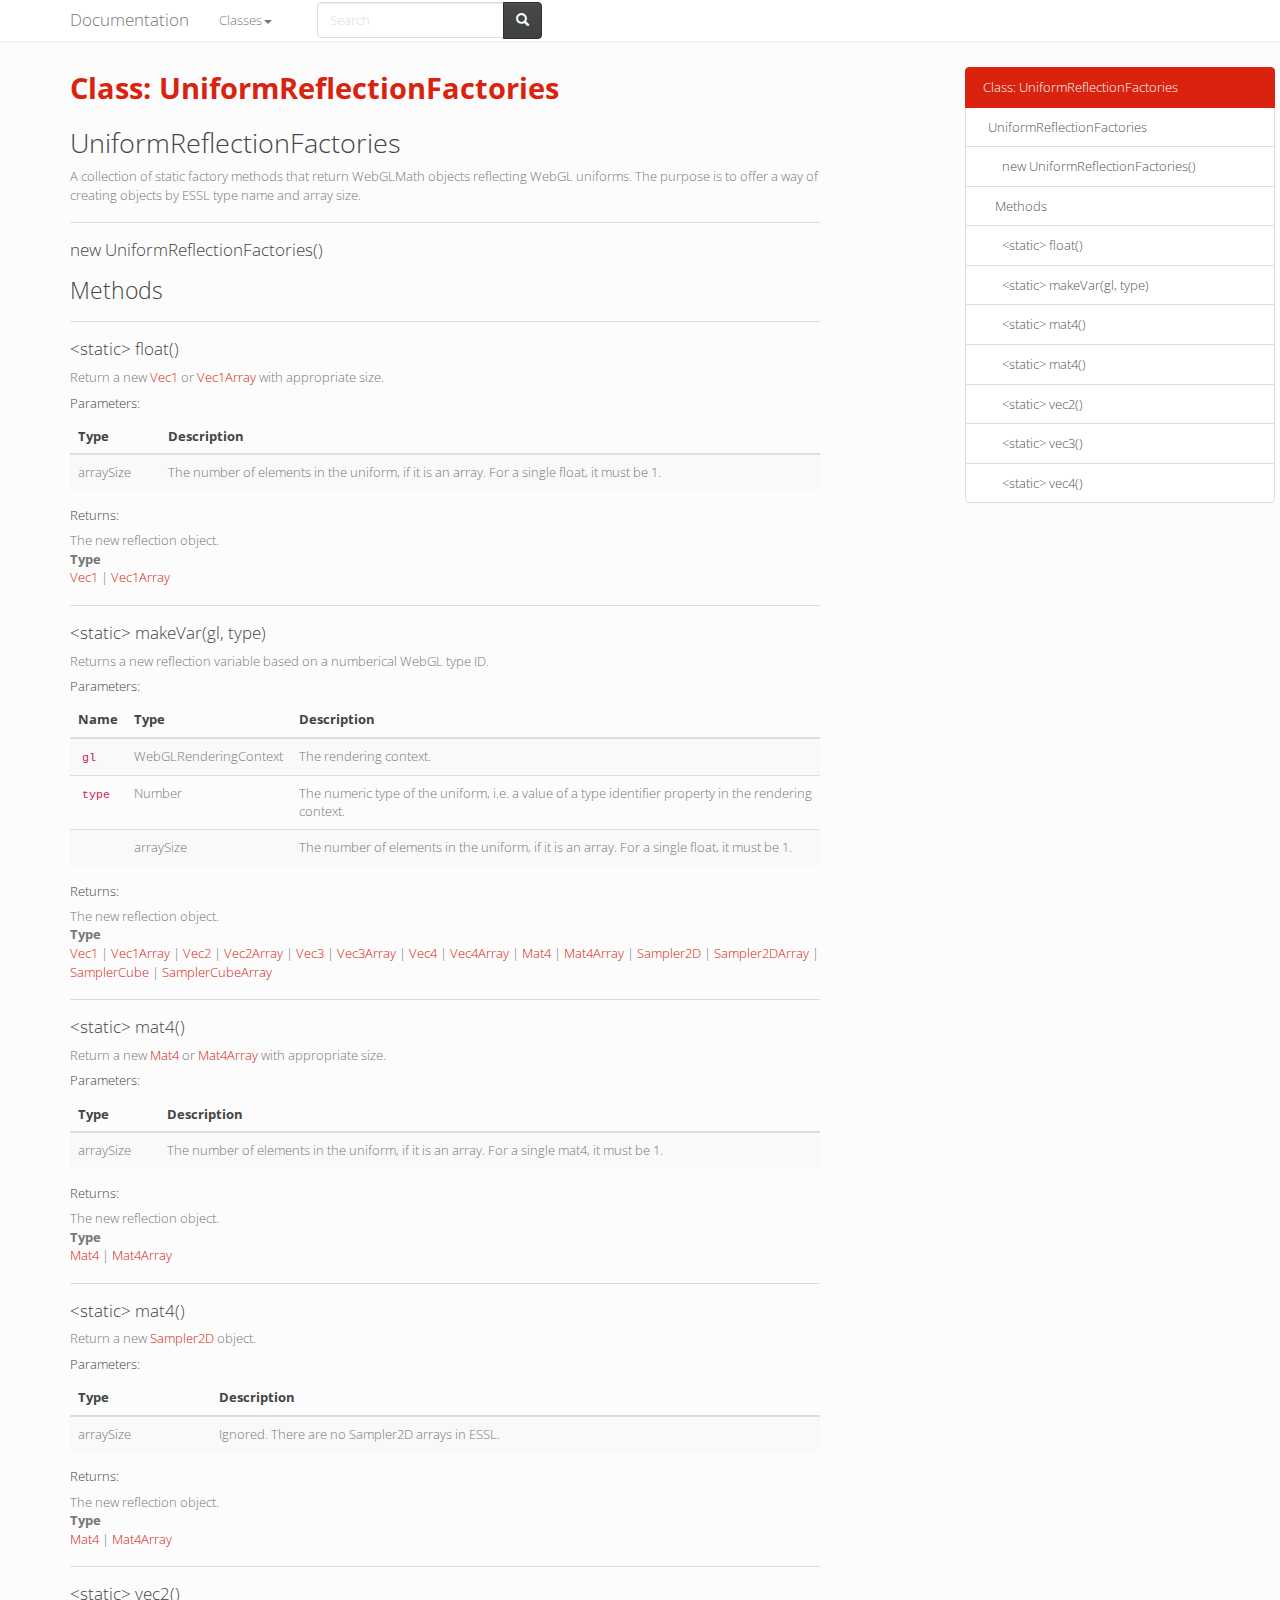
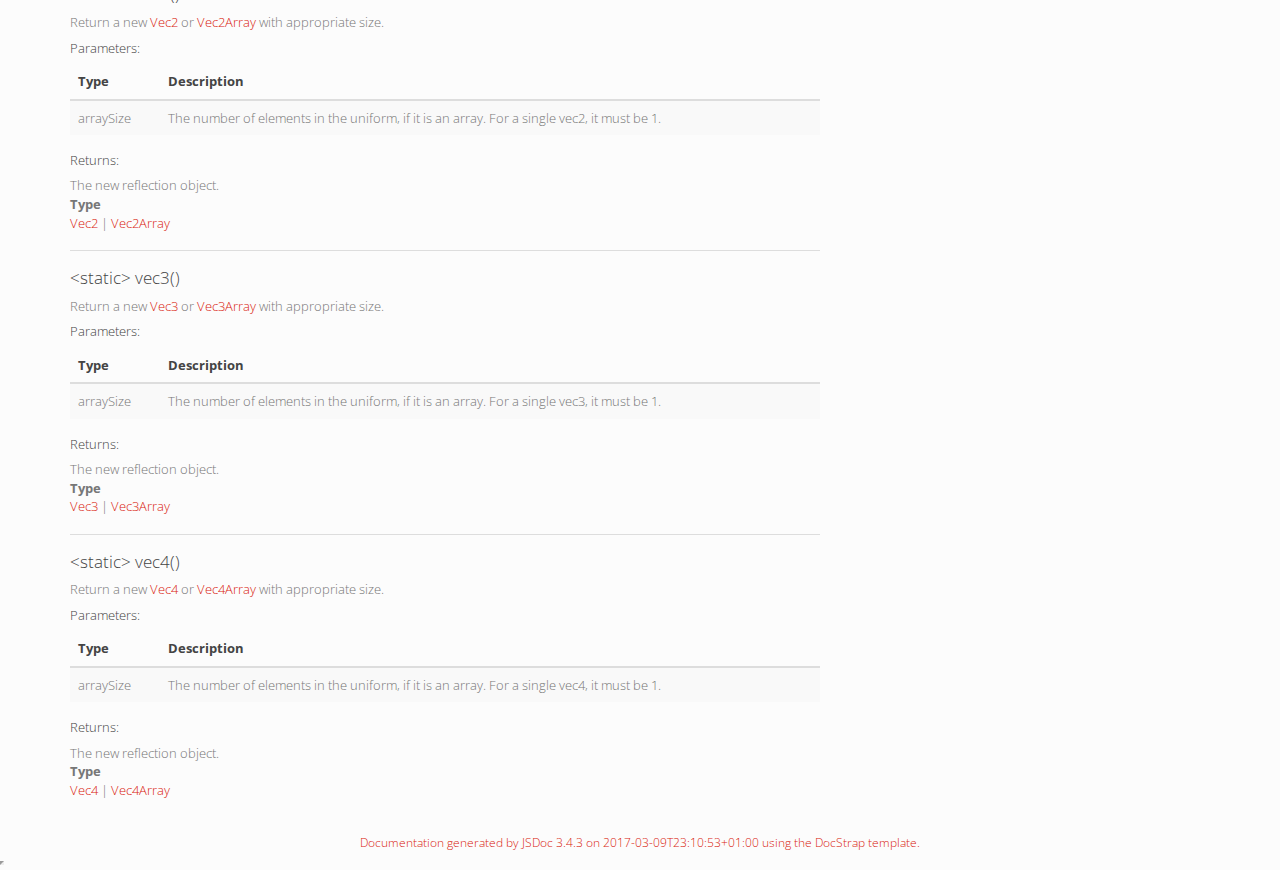
<file: WebGLMath/doc/out/UniformReflectionFactories.html>
<!DOCTYPE html>

<html lang="en">
<head>
	<meta charset="utf-8">
	<meta name="viewport" content="width=device-width">
	<title>Documentation Class: UniformReflectionFactories</title>

	<!--[if lt IE 9]>
	<script src="//html5shiv.googlecode.com/svn/trunk/html5.js"></script>
	<![endif]-->
	<link type="text/css" rel="stylesheet" href="styles/sunlight.default.css">

	<link type="text/css" rel="stylesheet" href="styles/site.simplex.css">

</head>

<body>

<div class="navbar navbar-default navbar-fixed-top ">
<div class="container">
	<div class="navbar-header">
		<a class="navbar-brand" href="index.html">Documentation</a>
		<button class="navbar-toggle" type="button" data-toggle="collapse" data-target="#topNavigation">
			<span class="icon-bar"></span>
			<span class="icon-bar"></span>
			<span class="icon-bar"></span>
        </button>
	</div>
	<div class="navbar-collapse collapse" id="topNavigation">
		<ul class="nav navbar-nav">
			
			<li class="dropdown">
				<a href="classes.list.html" class="dropdown-toggle" data-toggle="dropdown">Classes<b class="caret"></b></a>
				<ul class="dropdown-menu ">
					<li><a href="Mat4.html">Mat4</a></li><li><a href="Mat4Array.html">Mat4Array</a></li><li><a href="Sampler2D.html">Sampler2D</a></li><li><a href="Sampler2DArray.html">Sampler2DArray</a></li><li><a href="SamplerCube.html">SamplerCube</a></li><li><a href="SamplerCubeArray.html">SamplerCubeArray</a></li><li><a href="UniformReflectionFactories.html">UniformReflectionFactories</a></li><li><a href="Vec1.html">Vec1</a></li><li><a href="Vec1Array.html">Vec1Array</a></li><li><a href="Vec2.html">Vec2</a></li><li><a href="Vec2Array.html">Vec2Array</a></li><li><a href="Vec3.html">Vec3</a></li><li><a href="Vec3Array.html">Vec3Array</a></li><li><a href="Vec4.html">Vec4</a></li><li><a href="Vec4Array.html">Vec4Array</a></li><li><a href="VecArray.html">VecArray</a></li>
				</ul>
			</li>
			
		</ul>
        
            <div class="col-sm-3 col-md-3">
                <form class="navbar-form" role="search">
                    <div class="input-group">
                        <input type="text" class="form-control" placeholder="Search" name="q" id="search-input">
                        <div class="input-group-btn">
                            <button class="btn btn-default" id="search-submit"><i class="glyphicon glyphicon-search"></i></button>
                        </div>
                    </div>
                </form>
            </div>
        
	</div>

</div>
</div>


<div class="container" id="toc-content">
<div class="row">

	
	<div class="col-md-8">
	
		<div id="main">
			

	<h1 class="page-title">Class: UniformReflectionFactories</h1>
<section>

<header>
    
        <h2>
        UniformReflectionFactories
        </h2>
        
            <div class="class-description">A collection of static factory methods that return WebGLMath objects reflecting WebGL uniforms.The purpose is to offer a way of creating objects by ESSL type name and array size.</div>
        
    
</header>


<article>
    <div class="container-overview">
    
        
<hr>
<dt>
    <h4 class="name" id="UniformReflectionFactories"><span class="type-signature"></span>new UniformReflectionFactories()</h4>
    
    
</dt>
<dd>

    

    

    

    
    

    
<dl class="details">
    

	

	

	

    

    

    

    

	

	

	

	

	



	

	

	

	
</dl>


    

    

    

    

    

    

    
</dd>

    
    </div>

    

    

    

    

    

    

    
        <h3 class="subsection-title">Methods</h3>

        <dl>
            
<hr>
<dt>
    <h4 class="name" id=".float"><span class="type-signature">&lt;static> </span>float()</h4>
    
    
</dt>
<dd>

    
    <div class="description">
        Return a new <a href="Vec1.html">Vec1</a> or <a href="Vec1Array.html">Vec1Array</a> with appropriate size.
    </div>
    

    

    

    
    
        <h5>Parameters:</h5>
        

<table class="params table table-striped">
    <thead>
    <tr>
        

        <th>Type</th>

        

        

        <th class="last">Description</th>
    </tr>
    </thead>

    <tbody>
    

        <tr>
            

            <td class="type">
            
                
<span class="param-type">arraySize</span>



            
            </td>

            

            

            <td class="description last">The number of elements in the uniform, if it is an array. For a single float, it must be 1.</td>
        </tr>

    
    </tbody>
</table>

    

    
<dl class="details">
    

	

	

	

    

    

    

    

	

	

	

	

	



	

	

	

	
</dl>


    

    

    

    

    

    
    <h5>Returns:</h5>
    
            
<div class="param-desc">
    The new reflection object.
</div>



<dl>
    <dt>
        Type
    </dt>
    <dd>
        
<span class="param-type"><a href="Vec1.html">Vec1</a></span>
|

<span class="param-type"><a href="Vec1Array.html">Vec1Array</a></span>



    </dd>
</dl>


        

    
</dd>

        
            
<hr>
<dt>
    <h4 class="name" id=".makeVar"><span class="type-signature">&lt;static> </span>makeVar(gl, type)</h4>
    
    
</dt>
<dd>

    
    <div class="description">
        Returns a new reflection variable based on a numberical WebGL type ID.
    </div>
    

    

    

    
    
        <h5>Parameters:</h5>
        

<table class="params table table-striped">
    <thead>
    <tr>
        
        <th>Name</th>
        

        <th>Type</th>

        

        

        <th class="last">Description</th>
    </tr>
    </thead>

    <tbody>
    

        <tr>
            
                <td class="name"><code>gl</code></td>
            

            <td class="type">
            
                
<span class="param-type">WebGLRenderingContext</span>



            
            </td>

            

            

            <td class="description last">The rendering context.</td>
        </tr>

    

        <tr>
            
                <td class="name"><code>type</code></td>
            

            <td class="type">
            
                
<span class="param-type">Number</span>



            
            </td>

            

            

            <td class="description last">The numeric type of the uniform, i.e. a value of a type identifier property in the rendering context.</td>
        </tr>

    

        <tr>
            
                <td class="name"><code></code></td>
            

            <td class="type">
            
                
<span class="param-type">arraySize</span>



            
            </td>

            

            

            <td class="description last">The number of elements in the uniform, if it is an array. For a single float, it must be 1.</td>
        </tr>

    
    </tbody>
</table>

    

    
<dl class="details">
    

	

	

	

    

    

    

    

	

	

	

	

	



	

	

	

	
</dl>


    

    

    

    

    

    
    <h5>Returns:</h5>
    
            
<div class="param-desc">
    The new reflection object.
</div>



<dl>
    <dt>
        Type
    </dt>
    <dd>
        
<span class="param-type"><a href="Vec1.html">Vec1</a></span>
|

<span class="param-type"><a href="Vec1Array.html">Vec1Array</a></span>
|

<span class="param-type"><a href="Vec2.html">Vec2</a></span>
|

<span class="param-type"><a href="Vec2Array.html">Vec2Array</a></span>
|

<span class="param-type"><a href="Vec3.html">Vec3</a></span>
|

<span class="param-type"><a href="Vec3Array.html">Vec3Array</a></span>
|

<span class="param-type"><a href="Vec4.html">Vec4</a></span>
|

<span class="param-type"><a href="Vec4Array.html">Vec4Array</a></span>
|

<span class="param-type"><a href="Mat4.html">Mat4</a></span>
|

<span class="param-type"><a href="Mat4Array.html">Mat4Array</a></span>
|

<span class="param-type"><a href="Sampler2D.html">Sampler2D</a></span>
|

<span class="param-type"><a href="Sampler2DArray.html">Sampler2DArray</a></span>
|

<span class="param-type"><a href="SamplerCube.html">SamplerCube</a></span>
|

<span class="param-type"><a href="SamplerCubeArray.html">SamplerCubeArray</a></span>



    </dd>
</dl>


        

    
</dd>

        
            
<hr>
<dt>
    <h4 class="name" id=".mat4"><span class="type-signature">&lt;static> </span>mat4()</h4>
    
    
</dt>
<dd>

    
    <div class="description">
        Return a new <a href="Mat4.html">Mat4</a> or <a href="Mat4Array.html">Mat4Array</a> with appropriate size.
    </div>
    

    

    

    
    
        <h5>Parameters:</h5>
        

<table class="params table table-striped">
    <thead>
    <tr>
        

        <th>Type</th>

        

        

        <th class="last">Description</th>
    </tr>
    </thead>

    <tbody>
    

        <tr>
            

            <td class="type">
            
                
<span class="param-type">arraySize</span>



            
            </td>

            

            

            <td class="description last">The number of elements in the uniform, if it is an array. For a single mat4, it must be 1.</td>
        </tr>

    
    </tbody>
</table>

    

    
<dl class="details">
    

	

	

	

    

    

    

    

	

	

	

	

	



	

	

	

	
</dl>


    

    

    

    

    

    
    <h5>Returns:</h5>
    
            
<div class="param-desc">
    The new reflection object.
</div>



<dl>
    <dt>
        Type
    </dt>
    <dd>
        
<span class="param-type"><a href="Mat4.html">Mat4</a></span>
|

<span class="param-type"><a href="Mat4Array.html">Mat4Array</a></span>



    </dd>
</dl>


        

    
</dd>

        
            
<hr>
<dt>
    <h4 class="name" id=".mat4"><span class="type-signature">&lt;static> </span>mat4()</h4>
    
    
</dt>
<dd>

    
    <div class="description">
        Return a new <a href="Sampler2D.html">Sampler2D</a> object.
    </div>
    

    

    

    
    
        <h5>Parameters:</h5>
        

<table class="params table table-striped">
    <thead>
    <tr>
        

        <th>Type</th>

        

        

        <th class="last">Description</th>
    </tr>
    </thead>

    <tbody>
    

        <tr>
            

            <td class="type">
            
                
<span class="param-type">arraySize</span>



            
            </td>

            

            

            <td class="description last">Ignored. There are no Sampler2D arrays in ESSL.</td>
        </tr>

    
    </tbody>
</table>

    

    
<dl class="details">
    

	

	

	

    

    

    

    

	

	

	

	

	



	

	

	

	
</dl>


    

    

    

    

    

    
    <h5>Returns:</h5>
    
            
<div class="param-desc">
    The new reflection object.
</div>



<dl>
    <dt>
        Type
    </dt>
    <dd>
        
<span class="param-type"><a href="Mat4.html">Mat4</a></span>
|

<span class="param-type"><a href="Mat4Array.html">Mat4Array</a></span>



    </dd>
</dl>


        

    
</dd>

        
            
<hr>
<dt>
    <h4 class="name" id=".vec2"><span class="type-signature">&lt;static> </span>vec2()</h4>
    
    
</dt>
<dd>

    
    <div class="description">
        Return a new <a href="Vec2.html">Vec2</a> or <a href="Vec2Array.html">Vec2Array</a> with appropriate size.
    </div>
    

    

    

    
    
        <h5>Parameters:</h5>
        

<table class="params table table-striped">
    <thead>
    <tr>
        

        <th>Type</th>

        

        

        <th class="last">Description</th>
    </tr>
    </thead>

    <tbody>
    

        <tr>
            

            <td class="type">
            
                
<span class="param-type">arraySize</span>



            
            </td>

            

            

            <td class="description last">The number of elements in the uniform, if it is an array. For a single vec2, it must be 1.</td>
        </tr>

    
    </tbody>
</table>

    

    
<dl class="details">
    

	

	

	

    

    

    

    

	

	

	

	

	



	

	

	

	
</dl>


    

    

    

    

    

    
    <h5>Returns:</h5>
    
            
<div class="param-desc">
    The new reflection object.
</div>



<dl>
    <dt>
        Type
    </dt>
    <dd>
        
<span class="param-type"><a href="Vec2.html">Vec2</a></span>
|

<span class="param-type"><a href="Vec2Array.html">Vec2Array</a></span>



    </dd>
</dl>


        

    
</dd>

        
            
<hr>
<dt>
    <h4 class="name" id=".vec3"><span class="type-signature">&lt;static> </span>vec3()</h4>
    
    
</dt>
<dd>

    
    <div class="description">
        Return a new <a href="Vec3.html">Vec3</a> or <a href="Vec3Array.html">Vec3Array</a> with appropriate size.
    </div>
    

    

    

    
    
        <h5>Parameters:</h5>
        

<table class="params table table-striped">
    <thead>
    <tr>
        

        <th>Type</th>

        

        

        <th class="last">Description</th>
    </tr>
    </thead>

    <tbody>
    

        <tr>
            

            <td class="type">
            
                
<span class="param-type">arraySize</span>



            
            </td>

            

            

            <td class="description last">The number of elements in the uniform, if it is an array. For a single vec3, it must be 1.</td>
        </tr>

    
    </tbody>
</table>

    

    
<dl class="details">
    

	

	

	

    

    

    

    

	

	

	

	

	



	

	

	

	
</dl>


    

    

    

    

    

    
    <h5>Returns:</h5>
    
            
<div class="param-desc">
    The new reflection object.
</div>



<dl>
    <dt>
        Type
    </dt>
    <dd>
        
<span class="param-type"><a href="Vec3.html">Vec3</a></span>
|

<span class="param-type"><a href="Vec3Array.html">Vec3Array</a></span>



    </dd>
</dl>


        

    
</dd>

        
            
<hr>
<dt>
    <h4 class="name" id=".vec4"><span class="type-signature">&lt;static> </span>vec4()</h4>
    
    
</dt>
<dd>

    
    <div class="description">
        Return a new <a href="Vec4.html">Vec4</a> or <a href="Vec4Array.html">Vec4Array</a> with appropriate size.
    </div>
    

    

    

    
    
        <h5>Parameters:</h5>
        

<table class="params table table-striped">
    <thead>
    <tr>
        

        <th>Type</th>

        

        

        <th class="last">Description</th>
    </tr>
    </thead>

    <tbody>
    

        <tr>
            

            <td class="type">
            
                
<span class="param-type">arraySize</span>



            
            </td>

            

            

            <td class="description last">The number of elements in the uniform, if it is an array. For a single vec4, it must be 1.</td>
        </tr>

    
    </tbody>
</table>

    

    
<dl class="details">
    

	

	

	

    

    

    

    

	

	

	

	

	



	

	

	

	
</dl>


    

    

    

    

    

    
    <h5>Returns:</h5>
    
            
<div class="param-desc">
    The new reflection object.
</div>



<dl>
    <dt>
        Type
    </dt>
    <dd>
        
<span class="param-type"><a href="Vec4.html">Vec4</a></span>
|

<span class="param-type"><a href="Vec4Array.html">Vec4Array</a></span>



    </dd>
</dl>


        

    
</dd>

        </dl>
    

    

    
</article>

</section>




		</div>
	</div>

	<div class="clearfix"></div>

	
		<div class="col-md-3">
			<div id="toc" class="col-md-3 hidden-xs hidden-sm hidden-md"></div>
		</div>
	

</div>
</div>


    <div class="modal fade" id="searchResults">
      <div class="modal-dialog">
        <div class="modal-content">
          <div class="modal-header">
            <button type="button" class="close" data-dismiss="modal" aria-label="Close"><span aria-hidden="true">&times;</span></button>
            <h4 class="modal-title">Search results</h4>
          </div>
          <div class="modal-body"></div>
          <div class="modal-footer">
            <button type="button" class="btn btn-default" data-dismiss="modal">Close</button>
          </div>
        </div><!-- /.modal-content -->
      </div><!-- /.modal-dialog -->
    </div>


<footer>


<span class="jsdoc-message">
	Documentation generated by <a href="https://github.com/jsdoc3/jsdoc">JSDoc 3.4.3</a>
	
		on 2017-03-09T23:10:53+01:00
	
	using the <a href="https://github.com/docstrap/docstrap">DocStrap template</a>.
</span>
</footer>

<script src="scripts/docstrap.lib.js"></script>
<script src="scripts/toc.js"></script>

    <script type="text/javascript" src="scripts/fulltext-search-ui.js"></script>


<script>
$( function () {
	$( "[id*='$']" ).each( function () {
		var $this = $( this );

		$this.attr( "id", $this.attr( "id" ).replace( "$", "__" ) );
	} );

	$( ".tutorial-section pre, .readme-section pre, pre.prettyprint.source" ).each( function () {
		var $this = $( this );

		var example = $this.find( "code" );
		exampleText = example.html();
		var lang = /{@lang (.*?)}/.exec( exampleText );
		if ( lang && lang[1] ) {
			exampleText = exampleText.replace( lang[0], "" );
			example.html( exampleText );
			lang = lang[1];
		} else {
			var langClassMatch = example.parent()[0].className.match(/lang\-(\S+)/);
			lang = langClassMatch ? langClassMatch[1] : "javascript";
		}

		if ( lang ) {

			$this
			.addClass( "sunlight-highlight-" + lang )
			.addClass( "linenums" )
			.html( example.html() );

		}
	} );

	Sunlight.highlightAll( {
		lineNumbers : false,
		showMenu : true,
		enableDoclinks : true
	} );

	$.catchAnchorLinks( {
        navbarOffset: 10
	} );
	$( "#toc" ).toc( {
		anchorName  : function ( i, heading, prefix ) {
			return $( heading ).attr( "id" ) || ( prefix + i );
		},
		selectors   : "#toc-content h1,#toc-content h2,#toc-content h3,#toc-content h4",
		showAndHide : false,
		smoothScrolling: true
	} );

	$( "#main span[id^='toc']" ).addClass( "toc-shim" );
	$( '.dropdown-toggle' ).dropdown();

    $( "table" ).each( function () {
      var $this = $( this );
      $this.addClass('table');
    } );

} );
</script>



<!--Navigation and Symbol Display-->


<!--Google Analytics-->



    <script type="text/javascript">
        $(document).ready(function() {
            SearcherDisplay.init();
        });
    </script>


</body>
</html>
</file>
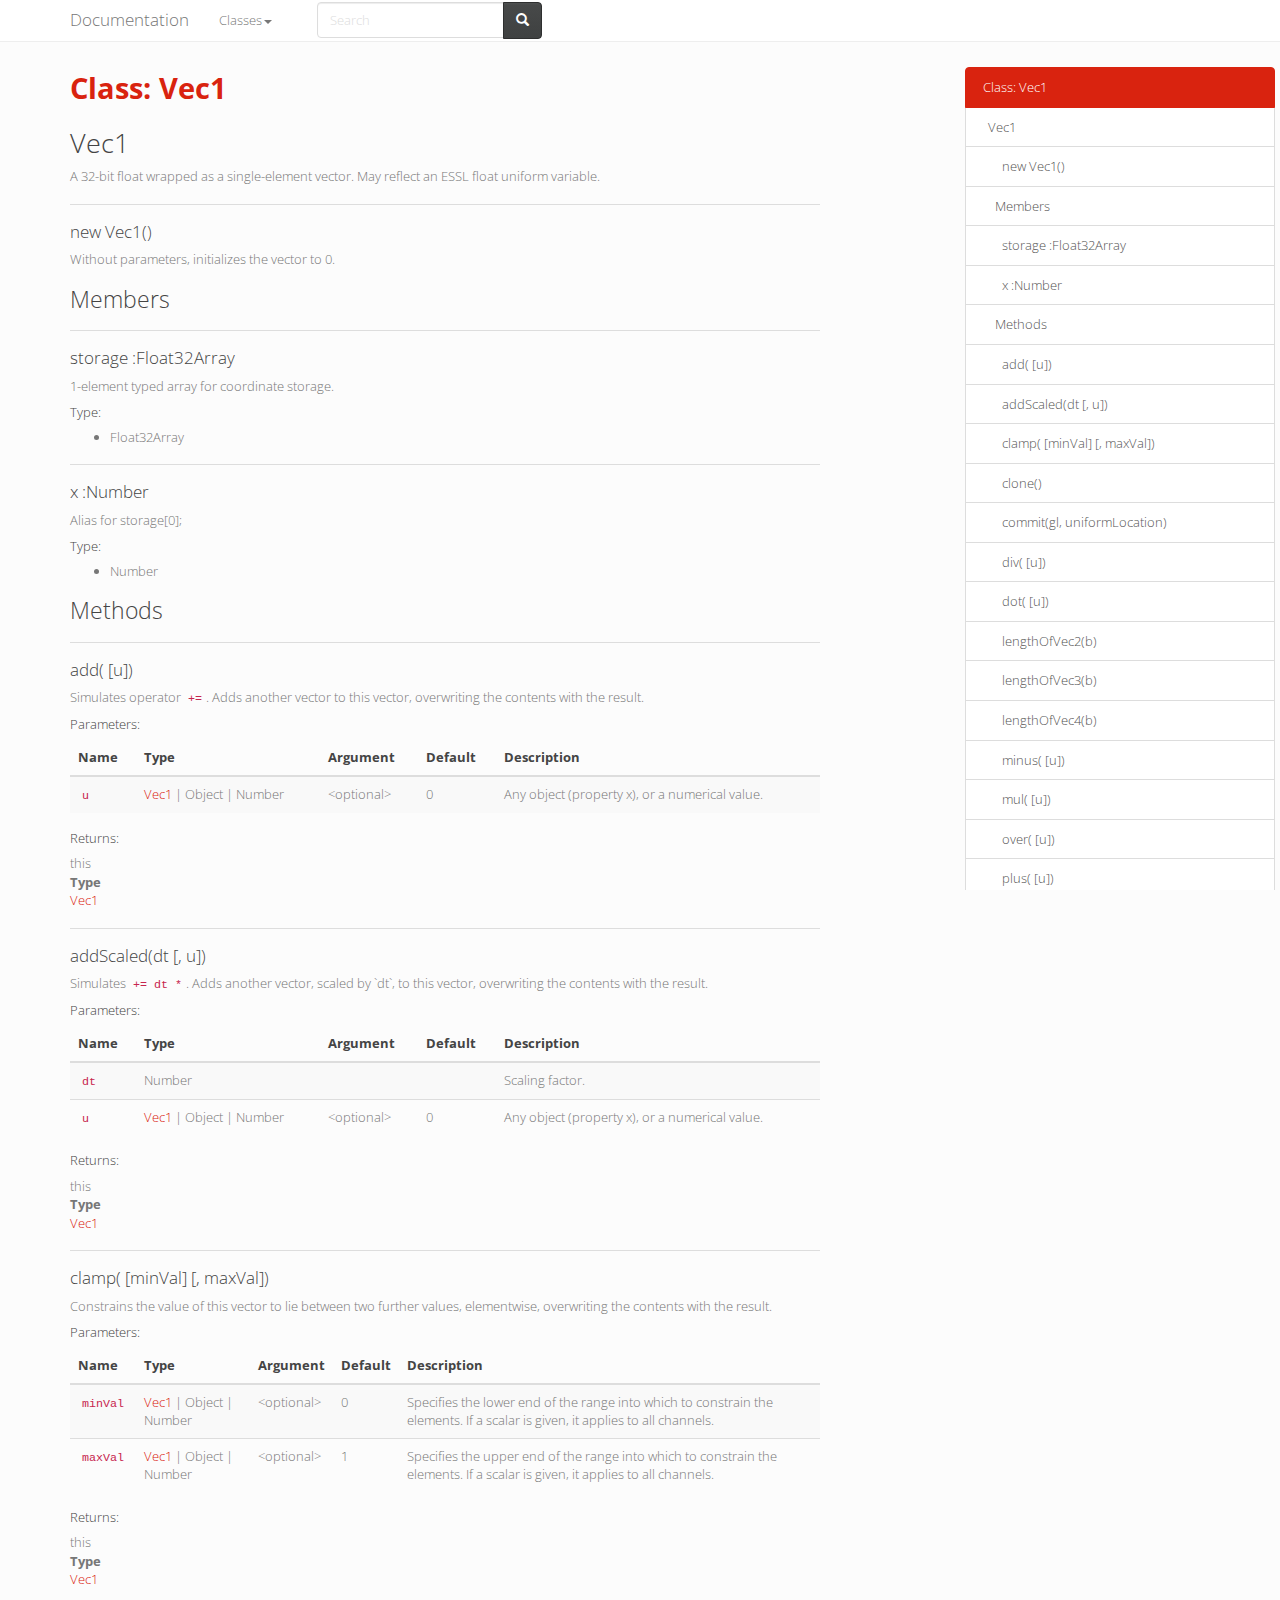
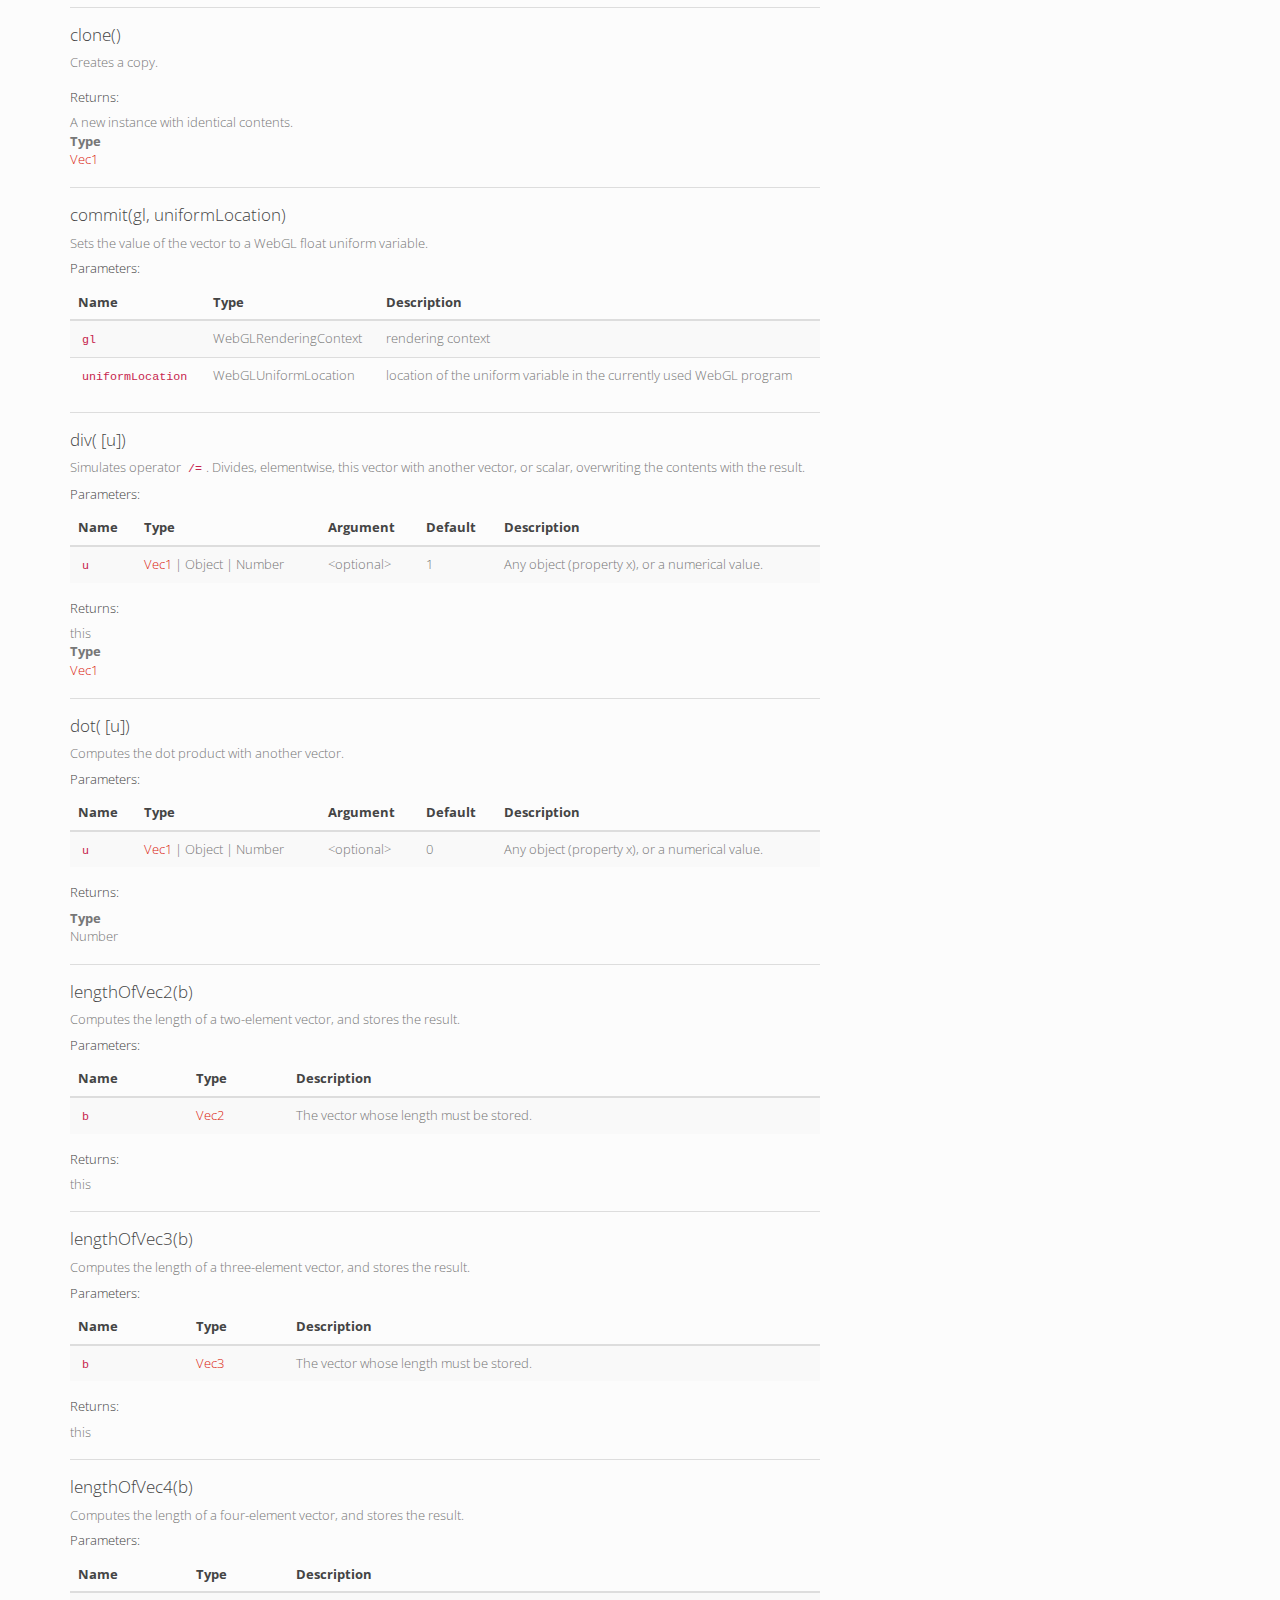
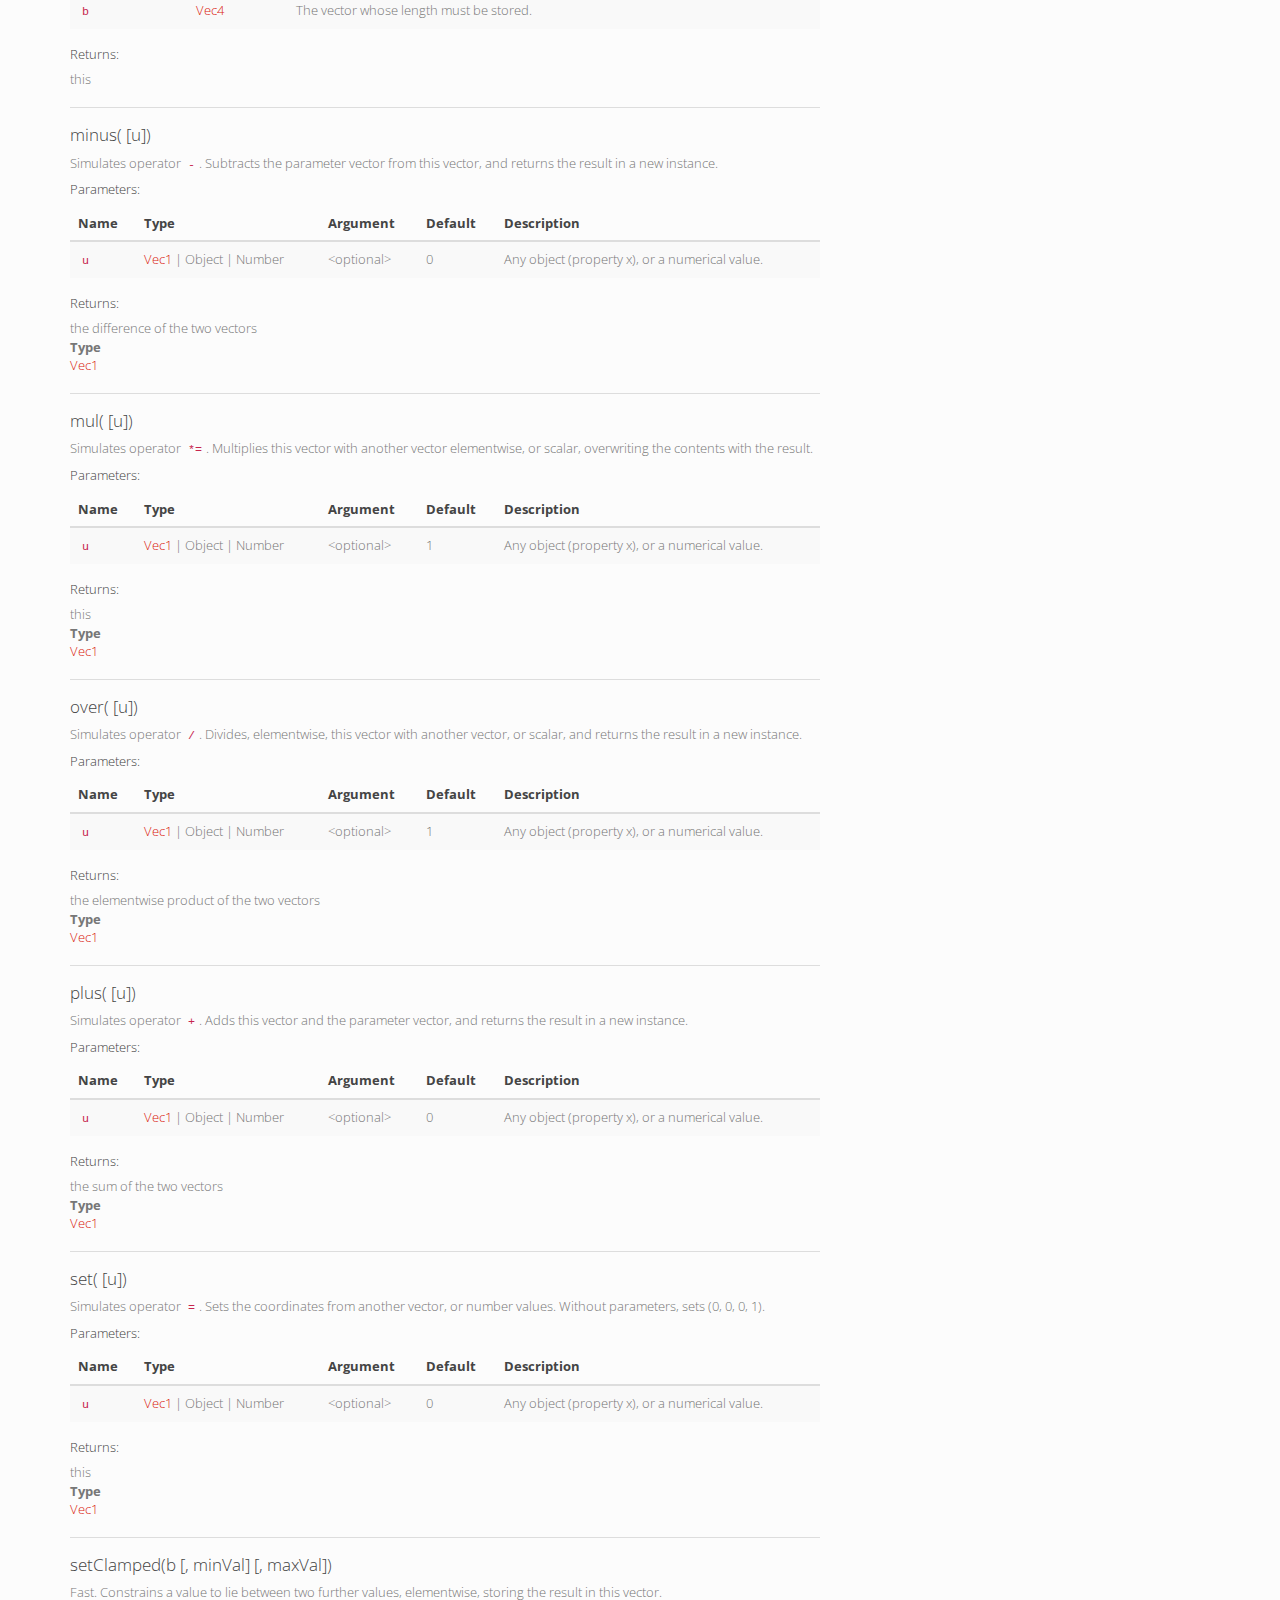
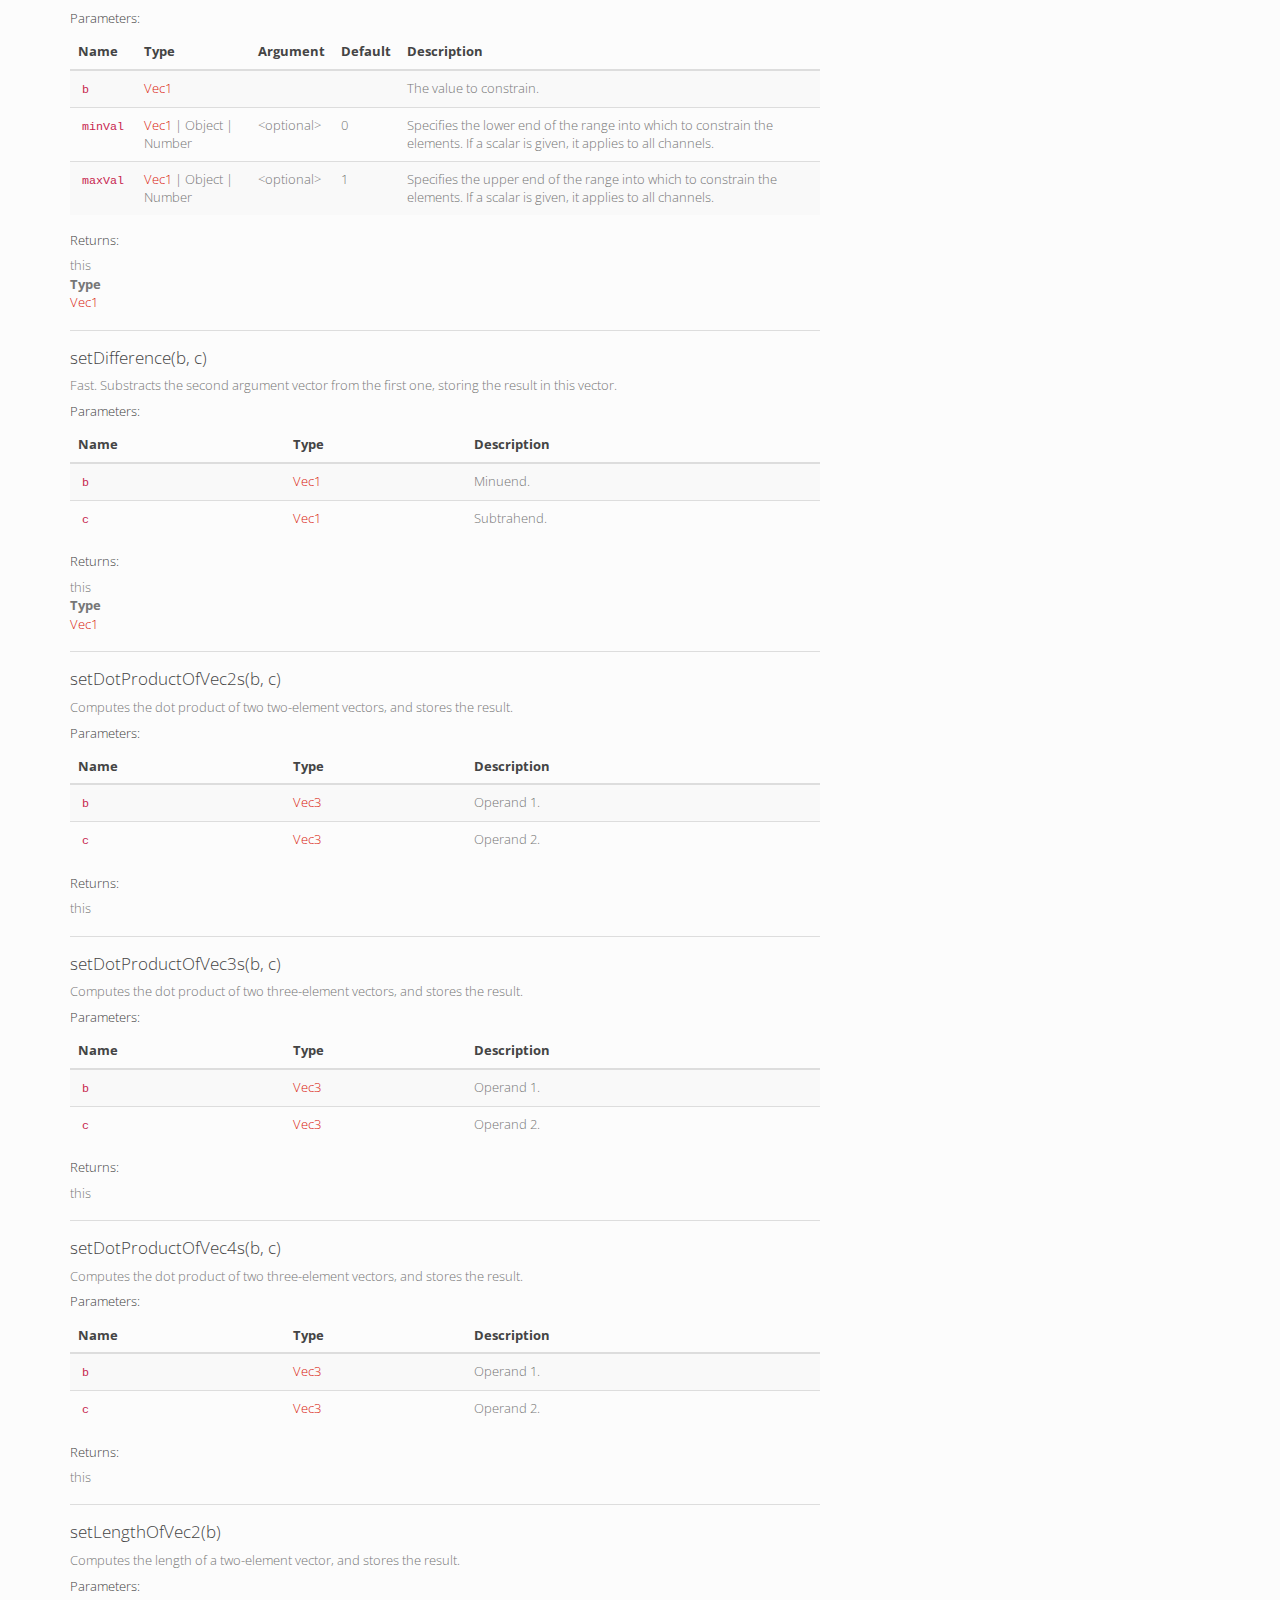
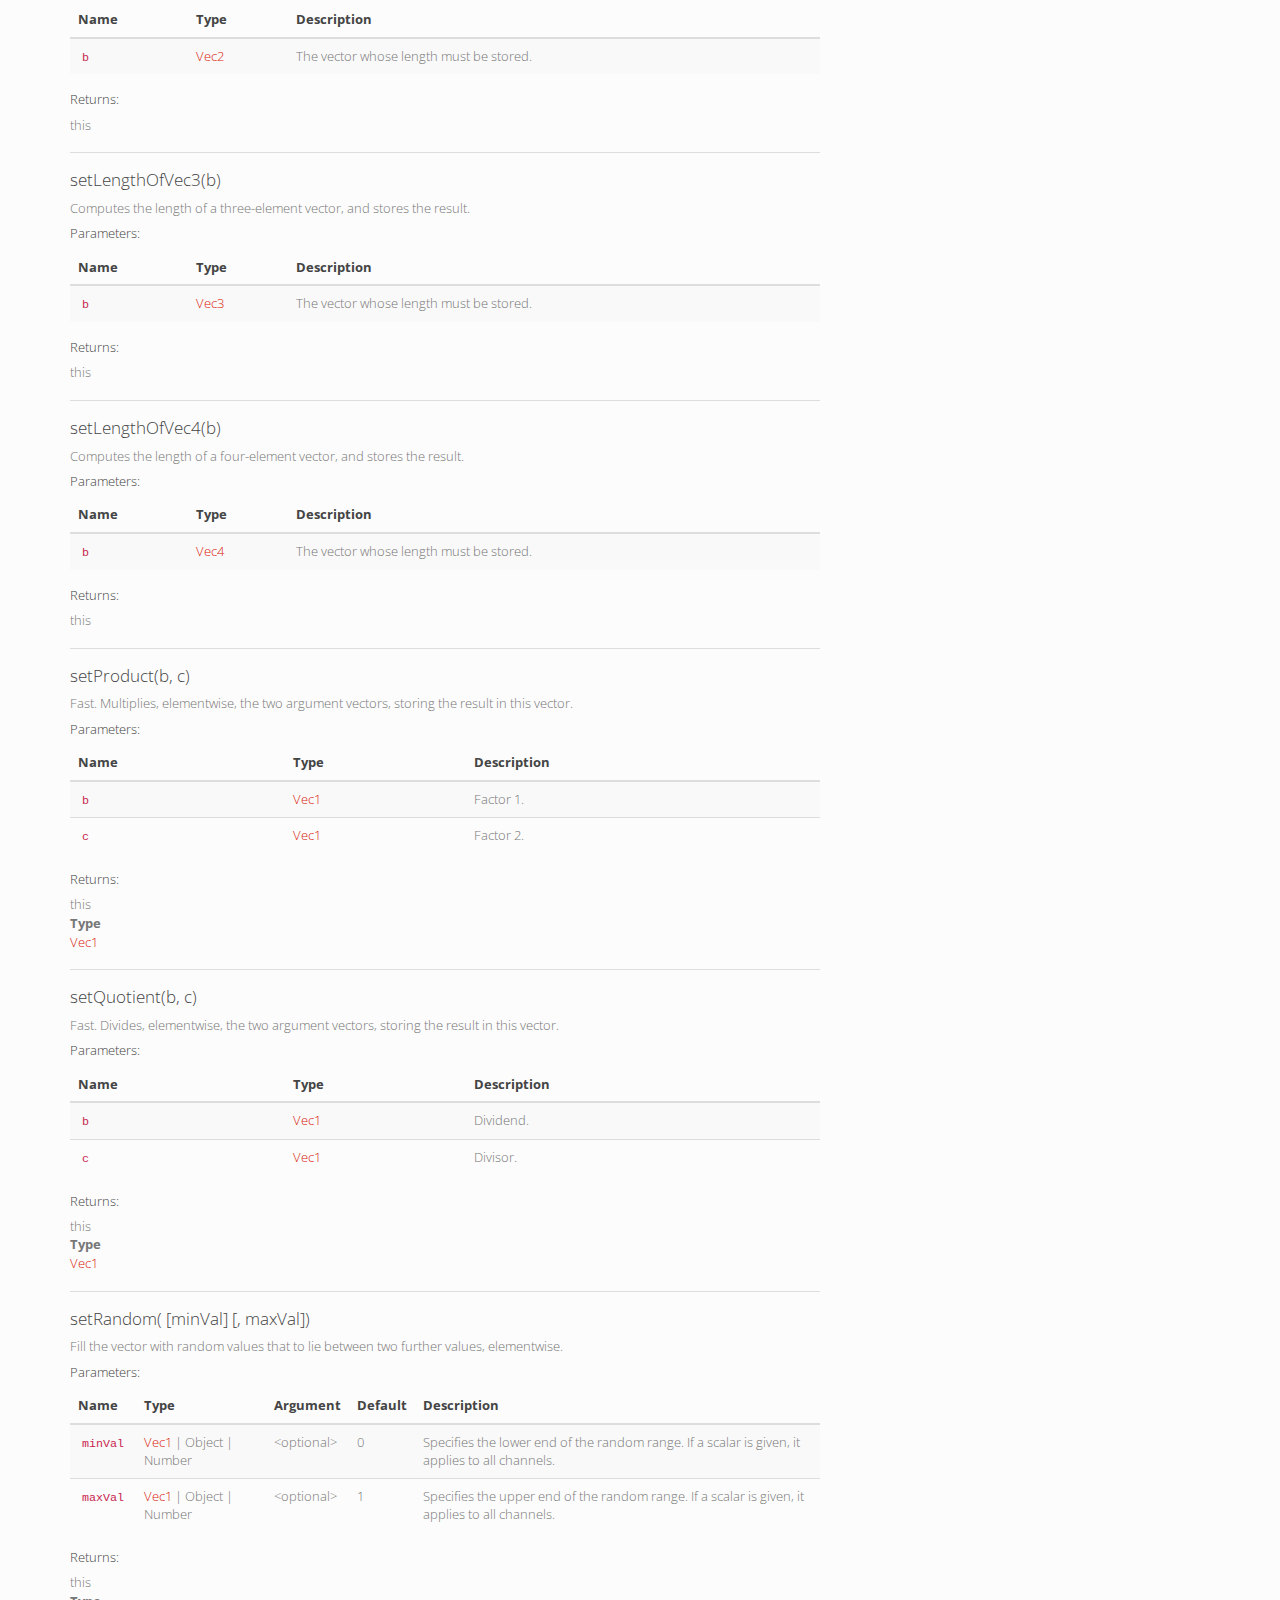
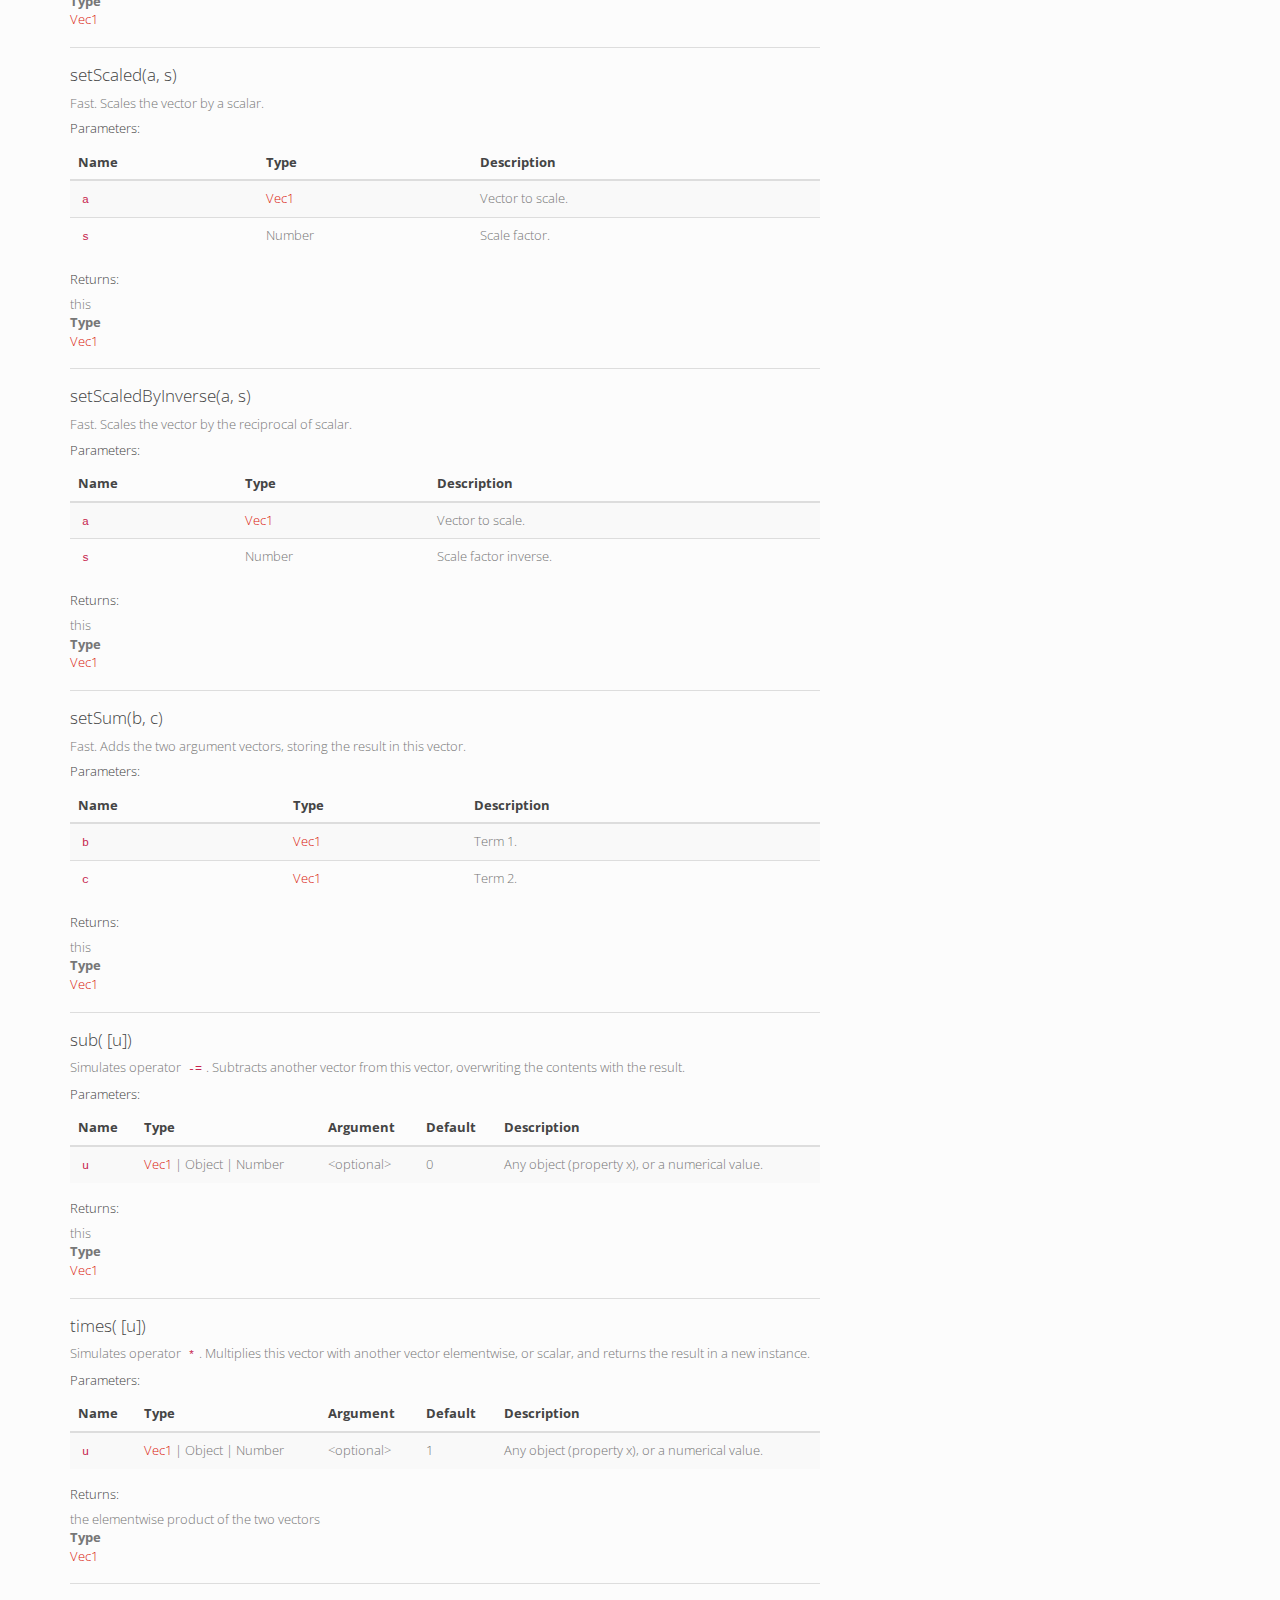
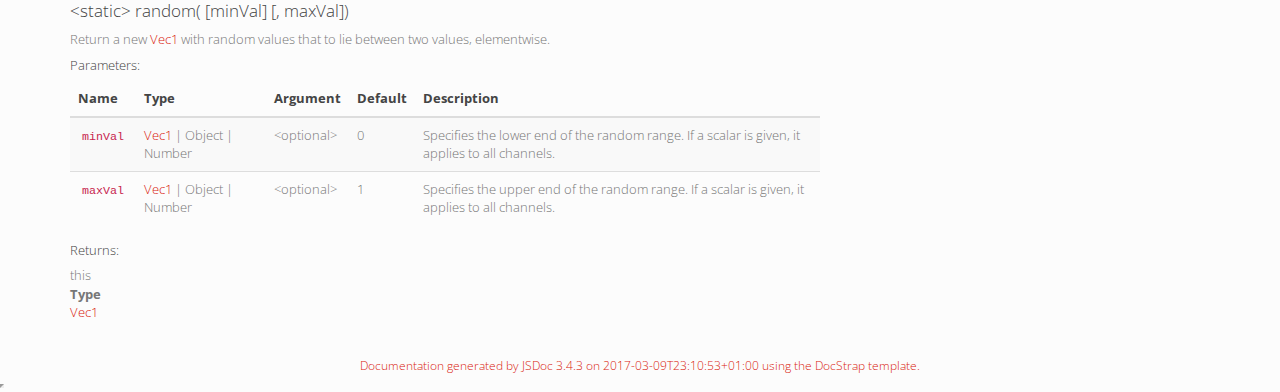
<file: WebGLMath/doc/out/Vec1.html>
<!DOCTYPE html>

<html lang="en">
<head>
	<meta charset="utf-8">
	<meta name="viewport" content="width=device-width">
	<title>Documentation Class: Vec1</title>

	<!--[if lt IE 9]>
	<script src="//html5shiv.googlecode.com/svn/trunk/html5.js"></script>
	<![endif]-->
	<link type="text/css" rel="stylesheet" href="styles/sunlight.default.css">

	<link type="text/css" rel="stylesheet" href="styles/site.simplex.css">

</head>

<body>

<div class="navbar navbar-default navbar-fixed-top ">
<div class="container">
	<div class="navbar-header">
		<a class="navbar-brand" href="index.html">Documentation</a>
		<button class="navbar-toggle" type="button" data-toggle="collapse" data-target="#topNavigation">
			<span class="icon-bar"></span>
			<span class="icon-bar"></span>
			<span class="icon-bar"></span>
        </button>
	</div>
	<div class="navbar-collapse collapse" id="topNavigation">
		<ul class="nav navbar-nav">
			
			<li class="dropdown">
				<a href="classes.list.html" class="dropdown-toggle" data-toggle="dropdown">Classes<b class="caret"></b></a>
				<ul class="dropdown-menu ">
					<li><a href="Mat4.html">Mat4</a></li><li><a href="Mat4Array.html">Mat4Array</a></li><li><a href="Sampler2D.html">Sampler2D</a></li><li><a href="Sampler2DArray.html">Sampler2DArray</a></li><li><a href="SamplerCube.html">SamplerCube</a></li><li><a href="SamplerCubeArray.html">SamplerCubeArray</a></li><li><a href="UniformReflectionFactories.html">UniformReflectionFactories</a></li><li><a href="Vec1.html">Vec1</a></li><li><a href="Vec1Array.html">Vec1Array</a></li><li><a href="Vec2.html">Vec2</a></li><li><a href="Vec2Array.html">Vec2Array</a></li><li><a href="Vec3.html">Vec3</a></li><li><a href="Vec3Array.html">Vec3Array</a></li><li><a href="Vec4.html">Vec4</a></li><li><a href="Vec4Array.html">Vec4Array</a></li><li><a href="VecArray.html">VecArray</a></li>
				</ul>
			</li>
			
		</ul>
        
            <div class="col-sm-3 col-md-3">
                <form class="navbar-form" role="search">
                    <div class="input-group">
                        <input type="text" class="form-control" placeholder="Search" name="q" id="search-input">
                        <div class="input-group-btn">
                            <button class="btn btn-default" id="search-submit"><i class="glyphicon glyphicon-search"></i></button>
                        </div>
                    </div>
                </form>
            </div>
        
	</div>

</div>
</div>


<div class="container" id="toc-content">
<div class="row">

	
	<div class="col-md-8">
	
		<div id="main">
			

	<h1 class="page-title">Class: Vec1</h1>
<section>

<header>
    
        <h2>
        Vec1
        </h2>
        
            <div class="class-description">A 32-bit float wrapped as a single-element vector. May reflect an ESSL float uniform variable.</div>
        
    
</header>


<article>
    <div class="container-overview">
    
        
<hr>
<dt>
    <h4 class="name" id="Vec1"><span class="type-signature"></span>new Vec1()</h4>
    
    
</dt>
<dd>

    
    <div class="description">
        Without parameters, initializes the vector to 0.
    </div>
    

    

    

    
    

    
<dl class="details">
    

	

	

	

    

    

    

    

	

	

	

	

	



	

	

	

	
</dl>


    

    

    

    

    

    

    
</dd>

    
    </div>

    

    

    

    

    

    
        <h3 class="subsection-title">Members</h3>

        <dl>
            
<hr>
<dt class="name" id="storage">
    <h4 id="storage"><span class="type-signature"></span>storage<span class="type-signature"> :Float32Array</span></h4>

    
</dt>
<dd>
    
    <div class="description">
        1-element typed array for coordinate storage.
    </div>
    

    
        <h5>Type:</h5>
        <ul>
            <li>
                
<span class="param-type">Float32Array</span>



            </li>
        </ul>
    

    
<dl class="details">
    

	

	

	

    

    

    

    

	

	

	

	

	



	

	

	

	
</dl>


    
</dd>

        
            
<hr>
<dt class="name" id="x">
    <h4 id="x"><span class="type-signature"></span>x<span class="type-signature"> :Number</span></h4>

    
</dt>
<dd>
    
    <div class="description">
        Alias for storage[0];
    </div>
    

    
        <h5>Type:</h5>
        <ul>
            <li>
                
<span class="param-type">Number</span>



            </li>
        </ul>
    

    
<dl class="details">
    

	

	

	

    

    

    

    

	

	

	

	

	



	

	

	

	
</dl>


    
</dd>

        </dl>
    

    
        <h3 class="subsection-title">Methods</h3>

        <dl>
            
<hr>
<dt>
    <h4 class="name" id="add"><span class="type-signature"></span>add( [u])</h4>
    
    
</dt>
<dd>

    
    <div class="description">
        Simulates operator <code>+=</code>. Adds another vector to this vector, overwriting the contents with the result.
    </div>
    

    

    

    
    
        <h5>Parameters:</h5>
        

<table class="params table table-striped">
    <thead>
    <tr>
        
        <th>Name</th>
        

        <th>Type</th>

        
        <th>Argument</th>
        

        
        <th>Default</th>
        

        <th class="last">Description</th>
    </tr>
    </thead>

    <tbody>
    

        <tr>
            
                <td class="name"><code>u</code></td>
            

            <td class="type">
            
                
<span class="param-type"><a href="Vec1.html">Vec1</a></span>
|

<span class="param-type">Object</span>
|

<span class="param-type">Number</span>



            
            </td>

            
                <td class="attributes">
                
                    &lt;optional><br>
                

                

                
                </td>
            

            
                <td class="default">
                
                    0
                
                </td>
            

            <td class="description last">Any object (property x), or a numerical value.</td>
        </tr>

    
    </tbody>
</table>

    

    
<dl class="details">
    

	

	

	

    

    

    

    

	

	

	

	

	



	

	

	

	
</dl>


    

    

    

    

    

    
    <h5>Returns:</h5>
    
            
<div class="param-desc">
    this
</div>



<dl>
    <dt>
        Type
    </dt>
    <dd>
        
<span class="param-type"><a href="Vec1.html">Vec1</a></span>



    </dd>
</dl>


        

    
</dd>

        
            
<hr>
<dt>
    <h4 class="name" id="addScaled"><span class="type-signature"></span>addScaled(dt [, u])</h4>
    
    
</dt>
<dd>

    
    <div class="description">
        Simulates <code>+= dt *</code>. Adds another vector, scaled by `dt`, to this vector, overwriting the contents with the result.
    </div>
    

    

    

    
    
        <h5>Parameters:</h5>
        

<table class="params table table-striped">
    <thead>
    <tr>
        
        <th>Name</th>
        

        <th>Type</th>

        
        <th>Argument</th>
        

        
        <th>Default</th>
        

        <th class="last">Description</th>
    </tr>
    </thead>

    <tbody>
    

        <tr>
            
                <td class="name"><code>dt</code></td>
            

            <td class="type">
            
                
<span class="param-type">Number</span>



            
            </td>

            
                <td class="attributes">
                

                

                
                </td>
            

            
                <td class="default">
                
                </td>
            

            <td class="description last">Scaling factor.</td>
        </tr>

    

        <tr>
            
                <td class="name"><code>u</code></td>
            

            <td class="type">
            
                
<span class="param-type"><a href="Vec1.html">Vec1</a></span>
|

<span class="param-type">Object</span>
|

<span class="param-type">Number</span>



            
            </td>

            
                <td class="attributes">
                
                    &lt;optional><br>
                

                

                
                </td>
            

            
                <td class="default">
                
                    0
                
                </td>
            

            <td class="description last">Any object (property x), or a numerical value.</td>
        </tr>

    
    </tbody>
</table>

    

    
<dl class="details">
    

	

	

	

    

    

    

    

	

	

	

	

	



	

	

	

	
</dl>


    

    

    

    

    

    
    <h5>Returns:</h5>
    
            
<div class="param-desc">
    this
</div>



<dl>
    <dt>
        Type
    </dt>
    <dd>
        
<span class="param-type"><a href="Vec1.html">Vec1</a></span>



    </dd>
</dl>


        

    
</dd>

        
            
<hr>
<dt>
    <h4 class="name" id="clamp"><span class="type-signature"></span>clamp( [minVal] [, maxVal])</h4>
    
    
</dt>
<dd>

    
    <div class="description">
        Constrains the value of this vector to lie between two further values, elementwise, overwriting the contents with the result.
    </div>
    

    

    

    
    
        <h5>Parameters:</h5>
        

<table class="params table table-striped">
    <thead>
    <tr>
        
        <th>Name</th>
        

        <th>Type</th>

        
        <th>Argument</th>
        

        
        <th>Default</th>
        

        <th class="last">Description</th>
    </tr>
    </thead>

    <tbody>
    

        <tr>
            
                <td class="name"><code>minVal</code></td>
            

            <td class="type">
            
                
<span class="param-type"><a href="Vec1.html">Vec1</a></span>
|

<span class="param-type">Object</span>
|

<span class="param-type">Number</span>



            
            </td>

            
                <td class="attributes">
                
                    &lt;optional><br>
                

                

                
                </td>
            

            
                <td class="default">
                
                    0
                
                </td>
            

            <td class="description last">Specifies the lower end of the range into which to constrain the elements. If a scalar is given, it applies to all channels.</td>
        </tr>

    

        <tr>
            
                <td class="name"><code>maxVal</code></td>
            

            <td class="type">
            
                
<span class="param-type"><a href="Vec1.html">Vec1</a></span>
|

<span class="param-type">Object</span>
|

<span class="param-type">Number</span>



            
            </td>

            
                <td class="attributes">
                
                    &lt;optional><br>
                

                

                
                </td>
            

            
                <td class="default">
                
                    1
                
                </td>
            

            <td class="description last">Specifies the upper end of the range into which to constrain the elements. If a scalar is given, it applies to all channels.</td>
        </tr>

    
    </tbody>
</table>

    

    
<dl class="details">
    

	

	

	

    

    

    

    

	

	

	

	

	



	

	

	

	
</dl>


    

    

    

    

    

    
    <h5>Returns:</h5>
    
            
<div class="param-desc">
    this
</div>



<dl>
    <dt>
        Type
    </dt>
    <dd>
        
<span class="param-type"><a href="Vec1.html">Vec1</a></span>



    </dd>
</dl>


        

    
</dd>

        
            
<hr>
<dt>
    <h4 class="name" id="clone"><span class="type-signature"></span>clone()</h4>
    
    
</dt>
<dd>

    
    <div class="description">
        Creates a copy.
    </div>
    

    

    

    
    

    
<dl class="details">
    

	

	

	

    

    

    

    

	

	

	

	

	



	

	

	

	
</dl>


    

    

    

    

    

    
    <h5>Returns:</h5>
    
            
<div class="param-desc">
    A new instance with identical contents.
</div>



<dl>
    <dt>
        Type
    </dt>
    <dd>
        
<span class="param-type"><a href="Vec1.html">Vec1</a></span>



    </dd>
</dl>


        

    
</dd>

        
            
<hr>
<dt>
    <h4 class="name" id="commit"><span class="type-signature"></span>commit(gl, uniformLocation)</h4>
    
    
</dt>
<dd>

    
    <div class="description">
        Sets the value of the vector to a WebGL float uniform variable.
    </div>
    

    

    

    
    
        <h5>Parameters:</h5>
        

<table class="params table table-striped">
    <thead>
    <tr>
        
        <th>Name</th>
        

        <th>Type</th>

        

        

        <th class="last">Description</th>
    </tr>
    </thead>

    <tbody>
    

        <tr>
            
                <td class="name"><code>gl</code></td>
            

            <td class="type">
            
                
<span class="param-type">WebGLRenderingContext</span>



            
            </td>

            

            

            <td class="description last">rendering context</td>
        </tr>

    

        <tr>
            
                <td class="name"><code>uniformLocation</code></td>
            

            <td class="type">
            
                
<span class="param-type">WebGLUniformLocation</span>



            
            </td>

            

            

            <td class="description last">location of the uniform variable in the currently used WebGL program</td>
        </tr>

    
    </tbody>
</table>

    

    
<dl class="details">
    

	

	

	

    

    

    

    

	

	

	

	

	



	

	

	

	
</dl>


    

    

    

    

    

    

    
</dd>

        
            
<hr>
<dt>
    <h4 class="name" id="div"><span class="type-signature"></span>div( [u])</h4>
    
    
</dt>
<dd>

    
    <div class="description">
        Simulates operator <code>/=</code>. Divides, elementwise, this vector with another vector, or scalar, overwriting the contents with the result.
    </div>
    

    

    

    
    
        <h5>Parameters:</h5>
        

<table class="params table table-striped">
    <thead>
    <tr>
        
        <th>Name</th>
        

        <th>Type</th>

        
        <th>Argument</th>
        

        
        <th>Default</th>
        

        <th class="last">Description</th>
    </tr>
    </thead>

    <tbody>
    

        <tr>
            
                <td class="name"><code>u</code></td>
            

            <td class="type">
            
                
<span class="param-type"><a href="Vec1.html">Vec1</a></span>
|

<span class="param-type">Object</span>
|

<span class="param-type">Number</span>



            
            </td>

            
                <td class="attributes">
                
                    &lt;optional><br>
                

                

                
                </td>
            

            
                <td class="default">
                
                    1
                
                </td>
            

            <td class="description last">Any object (property x), or a numerical value.</td>
        </tr>

    
    </tbody>
</table>

    

    
<dl class="details">
    

	

	

	

    

    

    

    

	

	

	

	

	



	

	

	

	
</dl>


    

    

    

    

    

    
    <h5>Returns:</h5>
    
            
<div class="param-desc">
    this
</div>



<dl>
    <dt>
        Type
    </dt>
    <dd>
        
<span class="param-type"><a href="Vec1.html">Vec1</a></span>



    </dd>
</dl>


        

    
</dd>

        
            
<hr>
<dt>
    <h4 class="name" id="dot"><span class="type-signature"></span>dot( [u])</h4>
    
    
</dt>
<dd>

    
    <div class="description">
        Computes the dot product with another vector.
    </div>
    

    

    

    
    
        <h5>Parameters:</h5>
        

<table class="params table table-striped">
    <thead>
    <tr>
        
        <th>Name</th>
        

        <th>Type</th>

        
        <th>Argument</th>
        

        
        <th>Default</th>
        

        <th class="last">Description</th>
    </tr>
    </thead>

    <tbody>
    

        <tr>
            
                <td class="name"><code>u</code></td>
            

            <td class="type">
            
                
<span class="param-type"><a href="Vec1.html">Vec1</a></span>
|

<span class="param-type">Object</span>
|

<span class="param-type">Number</span>



            
            </td>

            
                <td class="attributes">
                
                    &lt;optional><br>
                

                

                
                </td>
            

            
                <td class="default">
                
                    0
                
                </td>
            

            <td class="description last">Any object (property x), or a numerical value.</td>
        </tr>

    
    </tbody>
</table>

    

    
<dl class="details">
    

	

	

	

    

    

    

    

	

	

	

	

	



	

	

	

	
</dl>


    

    

    

    

    

    
    <h5>Returns:</h5>
    
            


<dl>
    <dt>
        Type
    </dt>
    <dd>
        
<span class="param-type">Number</span>



    </dd>
</dl>


        

    
</dd>

        
            
<hr>
<dt>
    <h4 class="name" id="lengthOfVec2"><span class="type-signature"></span>lengthOfVec2(b)</h4>
    
    
</dt>
<dd>

    
    <div class="description">
        Computes the length of a two-element vector, and stores the result.
    </div>
    

    

    

    
    
        <h5>Parameters:</h5>
        

<table class="params table table-striped">
    <thead>
    <tr>
        
        <th>Name</th>
        

        <th>Type</th>

        

        

        <th class="last">Description</th>
    </tr>
    </thead>

    <tbody>
    

        <tr>
            
                <td class="name"><code>b</code></td>
            

            <td class="type">
            
                
<span class="param-type"><a href="Vec2.html">Vec2</a></span>



            
            </td>

            

            

            <td class="description last">The vector whose length must be stored.</td>
        </tr>

    
    </tbody>
</table>

    

    
<dl class="details">
    

	

	

	

    

    

    

    

	

	

	

	

	



	

	

	

	
</dl>


    

    

    

    

    

    
    <h5>Returns:</h5>
    
            
<div class="param-desc">
    this
</div>




        

    
</dd>

        
            
<hr>
<dt>
    <h4 class="name" id="lengthOfVec3"><span class="type-signature"></span>lengthOfVec3(b)</h4>
    
    
</dt>
<dd>

    
    <div class="description">
        Computes the length of a three-element vector, and stores the result.
    </div>
    

    

    

    
    
        <h5>Parameters:</h5>
        

<table class="params table table-striped">
    <thead>
    <tr>
        
        <th>Name</th>
        

        <th>Type</th>

        

        

        <th class="last">Description</th>
    </tr>
    </thead>

    <tbody>
    

        <tr>
            
                <td class="name"><code>b</code></td>
            

            <td class="type">
            
                
<span class="param-type"><a href="Vec3.html">Vec3</a></span>



            
            </td>

            

            

            <td class="description last">The vector whose length must be stored.</td>
        </tr>

    
    </tbody>
</table>

    

    
<dl class="details">
    

	

	

	

    

    

    

    

	

	

	

	

	



	

	

	

	
</dl>


    

    

    

    

    

    
    <h5>Returns:</h5>
    
            
<div class="param-desc">
    this
</div>




        

    
</dd>

        
            
<hr>
<dt>
    <h4 class="name" id="lengthOfVec4"><span class="type-signature"></span>lengthOfVec4(b)</h4>
    
    
</dt>
<dd>

    
    <div class="description">
        Computes the length of a four-element vector, and stores the result.
    </div>
    

    

    

    
    
        <h5>Parameters:</h5>
        

<table class="params table table-striped">
    <thead>
    <tr>
        
        <th>Name</th>
        

        <th>Type</th>

        

        

        <th class="last">Description</th>
    </tr>
    </thead>

    <tbody>
    

        <tr>
            
                <td class="name"><code>b</code></td>
            

            <td class="type">
            
                
<span class="param-type"><a href="Vec4.html">Vec4</a></span>



            
            </td>

            

            

            <td class="description last">The vector whose length must be stored.</td>
        </tr>

    
    </tbody>
</table>

    

    
<dl class="details">
    

	

	

	

    

    

    

    

	

	

	

	

	



	

	

	

	
</dl>


    

    

    

    

    

    
    <h5>Returns:</h5>
    
            
<div class="param-desc">
    this
</div>




        

    
</dd>

        
            
<hr>
<dt>
    <h4 class="name" id="minus"><span class="type-signature"></span>minus( [u])</h4>
    
    
</dt>
<dd>

    
    <div class="description">
        Simulates operator <code>-</code>. Subtracts the parameter vector from this vector, and returns the result in a new instance.
    </div>
    

    

    

    
    
        <h5>Parameters:</h5>
        

<table class="params table table-striped">
    <thead>
    <tr>
        
        <th>Name</th>
        

        <th>Type</th>

        
        <th>Argument</th>
        

        
        <th>Default</th>
        

        <th class="last">Description</th>
    </tr>
    </thead>

    <tbody>
    

        <tr>
            
                <td class="name"><code>u</code></td>
            

            <td class="type">
            
                
<span class="param-type"><a href="Vec1.html">Vec1</a></span>
|

<span class="param-type">Object</span>
|

<span class="param-type">Number</span>



            
            </td>

            
                <td class="attributes">
                
                    &lt;optional><br>
                

                

                
                </td>
            

            
                <td class="default">
                
                    0
                
                </td>
            

            <td class="description last">Any object (property x), or a numerical value.</td>
        </tr>

    
    </tbody>
</table>

    

    
<dl class="details">
    

	

	

	

    

    

    

    

	

	

	

	

	



	

	

	

	
</dl>


    

    

    

    

    

    
    <h5>Returns:</h5>
    
            
<div class="param-desc">
    the difference of the two vectors
</div>



<dl>
    <dt>
        Type
    </dt>
    <dd>
        
<span class="param-type"><a href="Vec1.html">Vec1</a></span>



    </dd>
</dl>


        

    
</dd>

        
            
<hr>
<dt>
    <h4 class="name" id="mul"><span class="type-signature"></span>mul( [u])</h4>
    
    
</dt>
<dd>

    
    <div class="description">
        Simulates operator <code>*=</code>. Multiplies this vector with another vector elementwise, or scalar, overwriting the contents with the result.
    </div>
    

    

    

    
    
        <h5>Parameters:</h5>
        

<table class="params table table-striped">
    <thead>
    <tr>
        
        <th>Name</th>
        

        <th>Type</th>

        
        <th>Argument</th>
        

        
        <th>Default</th>
        

        <th class="last">Description</th>
    </tr>
    </thead>

    <tbody>
    

        <tr>
            
                <td class="name"><code>u</code></td>
            

            <td class="type">
            
                
<span class="param-type"><a href="Vec1.html">Vec1</a></span>
|

<span class="param-type">Object</span>
|

<span class="param-type">Number</span>



            
            </td>

            
                <td class="attributes">
                
                    &lt;optional><br>
                

                

                
                </td>
            

            
                <td class="default">
                
                    1
                
                </td>
            

            <td class="description last">Any object (property x), or a numerical value.</td>
        </tr>

    
    </tbody>
</table>

    

    
<dl class="details">
    

	

	

	

    

    

    

    

	

	

	

	

	



	

	

	

	
</dl>


    

    

    

    

    

    
    <h5>Returns:</h5>
    
            
<div class="param-desc">
    this
</div>



<dl>
    <dt>
        Type
    </dt>
    <dd>
        
<span class="param-type"><a href="Vec1.html">Vec1</a></span>



    </dd>
</dl>


        

    
</dd>

        
            
<hr>
<dt>
    <h4 class="name" id="over"><span class="type-signature"></span>over( [u])</h4>
    
    
</dt>
<dd>

    
    <div class="description">
        Simulates operator <code>/</code>. Divides, elementwise, this vector with another vector, or scalar, and returns the result in a new instance.
    </div>
    

    

    

    
    
        <h5>Parameters:</h5>
        

<table class="params table table-striped">
    <thead>
    <tr>
        
        <th>Name</th>
        

        <th>Type</th>

        
        <th>Argument</th>
        

        
        <th>Default</th>
        

        <th class="last">Description</th>
    </tr>
    </thead>

    <tbody>
    

        <tr>
            
                <td class="name"><code>u</code></td>
            

            <td class="type">
            
                
<span class="param-type"><a href="Vec1.html">Vec1</a></span>
|

<span class="param-type">Object</span>
|

<span class="param-type">Number</span>



            
            </td>

            
                <td class="attributes">
                
                    &lt;optional><br>
                

                

                
                </td>
            

            
                <td class="default">
                
                    1
                
                </td>
            

            <td class="description last">Any object (property x), or a numerical value.</td>
        </tr>

    
    </tbody>
</table>

    

    
<dl class="details">
    

	

	

	

    

    

    

    

	

	

	

	

	



	

	

	

	
</dl>


    

    

    

    

    

    
    <h5>Returns:</h5>
    
            
<div class="param-desc">
    the elementwise product of the two vectors
</div>



<dl>
    <dt>
        Type
    </dt>
    <dd>
        
<span class="param-type"><a href="Vec1.html">Vec1</a></span>



    </dd>
</dl>


        

    
</dd>

        
            
<hr>
<dt>
    <h4 class="name" id="plus"><span class="type-signature"></span>plus( [u])</h4>
    
    
</dt>
<dd>

    
    <div class="description">
        Simulates operator <code>+</code>. Adds this vector and the parameter vector, and returns the result in a new instance.
    </div>
    

    

    

    
    
        <h5>Parameters:</h5>
        

<table class="params table table-striped">
    <thead>
    <tr>
        
        <th>Name</th>
        

        <th>Type</th>

        
        <th>Argument</th>
        

        
        <th>Default</th>
        

        <th class="last">Description</th>
    </tr>
    </thead>

    <tbody>
    

        <tr>
            
                <td class="name"><code>u</code></td>
            

            <td class="type">
            
                
<span class="param-type"><a href="Vec1.html">Vec1</a></span>
|

<span class="param-type">Object</span>
|

<span class="param-type">Number</span>



            
            </td>

            
                <td class="attributes">
                
                    &lt;optional><br>
                

                

                
                </td>
            

            
                <td class="default">
                
                    0
                
                </td>
            

            <td class="description last">Any object (property x), or a numerical value.</td>
        </tr>

    
    </tbody>
</table>

    

    
<dl class="details">
    

	

	

	

    

    

    

    

	

	

	

	

	



	

	

	

	
</dl>


    

    

    

    

    

    
    <h5>Returns:</h5>
    
            
<div class="param-desc">
    the sum of the two vectors
</div>



<dl>
    <dt>
        Type
    </dt>
    <dd>
        
<span class="param-type"><a href="Vec1.html">Vec1</a></span>



    </dd>
</dl>


        

    
</dd>

        
            
<hr>
<dt>
    <h4 class="name" id="set"><span class="type-signature"></span>set( [u])</h4>
    
    
</dt>
<dd>

    
    <div class="description">
        Simulates operator <code>=</code>. Sets the coordinates from another vector, or number values. Without parameters, sets (0, 0, 0, 1).
    </div>
    

    

    

    
    
        <h5>Parameters:</h5>
        

<table class="params table table-striped">
    <thead>
    <tr>
        
        <th>Name</th>
        

        <th>Type</th>

        
        <th>Argument</th>
        

        
        <th>Default</th>
        

        <th class="last">Description</th>
    </tr>
    </thead>

    <tbody>
    

        <tr>
            
                <td class="name"><code>u</code></td>
            

            <td class="type">
            
                
<span class="param-type"><a href="Vec1.html">Vec1</a></span>
|

<span class="param-type">Object</span>
|

<span class="param-type">Number</span>



            
            </td>

            
                <td class="attributes">
                
                    &lt;optional><br>
                

                

                
                </td>
            

            
                <td class="default">
                
                    0
                
                </td>
            

            <td class="description last">Any object (property x), or a numerical value.</td>
        </tr>

    
    </tbody>
</table>

    

    
<dl class="details">
    

	

	

	

    

    

    

    

	

	

	

	

	



	

	

	

	
</dl>


    

    

    

    

    

    
    <h5>Returns:</h5>
    
            
<div class="param-desc">
    this
</div>



<dl>
    <dt>
        Type
    </dt>
    <dd>
        
<span class="param-type"><a href="Vec1.html">Vec1</a></span>



    </dd>
</dl>


        

    
</dd>

        
            
<hr>
<dt>
    <h4 class="name" id="setClamped"><span class="type-signature"></span>setClamped(b [, minVal] [, maxVal])</h4>
    
    
</dt>
<dd>

    
    <div class="description">
        Fast. Constrains a value to lie between two further values, elementwise, storing the result in this vector.
    </div>
    

    

    

    
    
        <h5>Parameters:</h5>
        

<table class="params table table-striped">
    <thead>
    <tr>
        
        <th>Name</th>
        

        <th>Type</th>

        
        <th>Argument</th>
        

        
        <th>Default</th>
        

        <th class="last">Description</th>
    </tr>
    </thead>

    <tbody>
    

        <tr>
            
                <td class="name"><code>b</code></td>
            

            <td class="type">
            
                
<span class="param-type"><a href="Vec1.html">Vec1</a></span>



            
            </td>

            
                <td class="attributes">
                

                

                
                </td>
            

            
                <td class="default">
                
                </td>
            

            <td class="description last">The value to constrain.</td>
        </tr>

    

        <tr>
            
                <td class="name"><code>minVal</code></td>
            

            <td class="type">
            
                
<span class="param-type"><a href="Vec1.html">Vec1</a></span>
|

<span class="param-type">Object</span>
|

<span class="param-type">Number</span>



            
            </td>

            
                <td class="attributes">
                
                    &lt;optional><br>
                

                

                
                </td>
            

            
                <td class="default">
                
                    0
                
                </td>
            

            <td class="description last">Specifies the lower end of the range into which to constrain the elements. If a scalar is given, it applies to all channels.</td>
        </tr>

    

        <tr>
            
                <td class="name"><code>maxVal</code></td>
            

            <td class="type">
            
                
<span class="param-type"><a href="Vec1.html">Vec1</a></span>
|

<span class="param-type">Object</span>
|

<span class="param-type">Number</span>



            
            </td>

            
                <td class="attributes">
                
                    &lt;optional><br>
                

                

                
                </td>
            

            
                <td class="default">
                
                    1
                
                </td>
            

            <td class="description last">Specifies the upper end of the range into which to constrain the elements. If a scalar is given, it applies to all channels.</td>
        </tr>

    
    </tbody>
</table>

    

    
<dl class="details">
    

	

	

	

    

    

    

    

	

	

	

	

	



	

	

	

	
</dl>


    

    

    

    

    

    
    <h5>Returns:</h5>
    
            
<div class="param-desc">
    this
</div>



<dl>
    <dt>
        Type
    </dt>
    <dd>
        
<span class="param-type"><a href="Vec1.html">Vec1</a></span>



    </dd>
</dl>


        

    
</dd>

        
            
<hr>
<dt>
    <h4 class="name" id="setDifference"><span class="type-signature"></span>setDifference(b, c)</h4>
    
    
</dt>
<dd>

    
    <div class="description">
        Fast. Substracts the second argument vector from the first one, storing the result in this vector.
    </div>
    

    

    

    
    
        <h5>Parameters:</h5>
        

<table class="params table table-striped">
    <thead>
    <tr>
        
        <th>Name</th>
        

        <th>Type</th>

        

        

        <th class="last">Description</th>
    </tr>
    </thead>

    <tbody>
    

        <tr>
            
                <td class="name"><code>b</code></td>
            

            <td class="type">
            
                
<span class="param-type"><a href="Vec1.html">Vec1</a></span>



            
            </td>

            

            

            <td class="description last">Minuend.</td>
        </tr>

    

        <tr>
            
                <td class="name"><code>c</code></td>
            

            <td class="type">
            
                
<span class="param-type"><a href="Vec1.html">Vec1</a></span>



            
            </td>

            

            

            <td class="description last">Subtrahend.</td>
        </tr>

    
    </tbody>
</table>

    

    
<dl class="details">
    

	

	

	

    

    

    

    

	

	

	

	

	



	

	

	

	
</dl>


    

    

    

    

    

    
    <h5>Returns:</h5>
    
            
<div class="param-desc">
    this
</div>



<dl>
    <dt>
        Type
    </dt>
    <dd>
        
<span class="param-type"><a href="Vec1.html">Vec1</a></span>



    </dd>
</dl>


        

    
</dd>

        
            
<hr>
<dt>
    <h4 class="name" id="setDotProductOfVec2s"><span class="type-signature"></span>setDotProductOfVec2s(b, c)</h4>
    
    
</dt>
<dd>

    
    <div class="description">
        Computes the dot product of two two-element vectors, and stores the result.
    </div>
    

    

    

    
    
        <h5>Parameters:</h5>
        

<table class="params table table-striped">
    <thead>
    <tr>
        
        <th>Name</th>
        

        <th>Type</th>

        

        

        <th class="last">Description</th>
    </tr>
    </thead>

    <tbody>
    

        <tr>
            
                <td class="name"><code>b</code></td>
            

            <td class="type">
            
                
<span class="param-type"><a href="Vec3.html">Vec3</a></span>



            
            </td>

            

            

            <td class="description last">Operand 1.</td>
        </tr>

    

        <tr>
            
                <td class="name"><code>c</code></td>
            

            <td class="type">
            
                
<span class="param-type"><a href="Vec3.html">Vec3</a></span>



            
            </td>

            

            

            <td class="description last">Operand 2.</td>
        </tr>

    
    </tbody>
</table>

    

    
<dl class="details">
    

	

	

	

    

    

    

    

	

	

	

	

	



	

	

	

	
</dl>


    

    

    

    

    

    
    <h5>Returns:</h5>
    
            
<div class="param-desc">
    this
</div>




        

    
</dd>

        
            
<hr>
<dt>
    <h4 class="name" id="setDotProductOfVec3s"><span class="type-signature"></span>setDotProductOfVec3s(b, c)</h4>
    
    
</dt>
<dd>

    
    <div class="description">
        Computes the dot product of two three-element vectors, and stores the result.
    </div>
    

    

    

    
    
        <h5>Parameters:</h5>
        

<table class="params table table-striped">
    <thead>
    <tr>
        
        <th>Name</th>
        

        <th>Type</th>

        

        

        <th class="last">Description</th>
    </tr>
    </thead>

    <tbody>
    

        <tr>
            
                <td class="name"><code>b</code></td>
            

            <td class="type">
            
                
<span class="param-type"><a href="Vec3.html">Vec3</a></span>



            
            </td>

            

            

            <td class="description last">Operand 1.</td>
        </tr>

    

        <tr>
            
                <td class="name"><code>c</code></td>
            

            <td class="type">
            
                
<span class="param-type"><a href="Vec3.html">Vec3</a></span>



            
            </td>

            

            

            <td class="description last">Operand 2.</td>
        </tr>

    
    </tbody>
</table>

    

    
<dl class="details">
    

	

	

	

    

    

    

    

	

	

	

	

	



	

	

	

	
</dl>


    

    

    

    

    

    
    <h5>Returns:</h5>
    
            
<div class="param-desc">
    this
</div>




        

    
</dd>

        
            
<hr>
<dt>
    <h4 class="name" id="setDotProductOfVec4s"><span class="type-signature"></span>setDotProductOfVec4s(b, c)</h4>
    
    
</dt>
<dd>

    
    <div class="description">
        Computes the dot product of two three-element vectors, and stores the result.
    </div>
    

    

    

    
    
        <h5>Parameters:</h5>
        

<table class="params table table-striped">
    <thead>
    <tr>
        
        <th>Name</th>
        

        <th>Type</th>

        

        

        <th class="last">Description</th>
    </tr>
    </thead>

    <tbody>
    

        <tr>
            
                <td class="name"><code>b</code></td>
            

            <td class="type">
            
                
<span class="param-type"><a href="Vec3.html">Vec3</a></span>



            
            </td>

            

            

            <td class="description last">Operand 1.</td>
        </tr>

    

        <tr>
            
                <td class="name"><code>c</code></td>
            

            <td class="type">
            
                
<span class="param-type"><a href="Vec3.html">Vec3</a></span>



            
            </td>

            

            

            <td class="description last">Operand 2.</td>
        </tr>

    
    </tbody>
</table>

    

    
<dl class="details">
    

	

	

	

    

    

    

    

	

	

	

	

	



	

	

	

	
</dl>


    

    

    

    

    

    
    <h5>Returns:</h5>
    
            
<div class="param-desc">
    this
</div>




        

    
</dd>

        
            
<hr>
<dt>
    <h4 class="name" id="setLengthOfVec2"><span class="type-signature"></span>setLengthOfVec2(b)</h4>
    
    
</dt>
<dd>

    
    <div class="description">
        Computes the length of a two-element vector, and stores the result.
    </div>
    

    

    

    
    
        <h5>Parameters:</h5>
        

<table class="params table table-striped">
    <thead>
    <tr>
        
        <th>Name</th>
        

        <th>Type</th>

        

        

        <th class="last">Description</th>
    </tr>
    </thead>

    <tbody>
    

        <tr>
            
                <td class="name"><code>b</code></td>
            

            <td class="type">
            
                
<span class="param-type"><a href="Vec2.html">Vec2</a></span>



            
            </td>

            

            

            <td class="description last">The vector whose length must be stored.</td>
        </tr>

    
    </tbody>
</table>

    

    
<dl class="details">
    

	

	

	

    

    

    

    

	

	

	

	

	



	

	

	

	
</dl>


    

    

    

    

    

    
    <h5>Returns:</h5>
    
            
<div class="param-desc">
    this
</div>




        

    
</dd>

        
            
<hr>
<dt>
    <h4 class="name" id="setLengthOfVec3"><span class="type-signature"></span>setLengthOfVec3(b)</h4>
    
    
</dt>
<dd>

    
    <div class="description">
        Computes the length of a three-element vector, and stores the result.
    </div>
    

    

    

    
    
        <h5>Parameters:</h5>
        

<table class="params table table-striped">
    <thead>
    <tr>
        
        <th>Name</th>
        

        <th>Type</th>

        

        

        <th class="last">Description</th>
    </tr>
    </thead>

    <tbody>
    

        <tr>
            
                <td class="name"><code>b</code></td>
            

            <td class="type">
            
                
<span class="param-type"><a href="Vec3.html">Vec3</a></span>



            
            </td>

            

            

            <td class="description last">The vector whose length must be stored.</td>
        </tr>

    
    </tbody>
</table>

    

    
<dl class="details">
    

	

	

	

    

    

    

    

	

	

	

	

	



	

	

	

	
</dl>


    

    

    

    

    

    
    <h5>Returns:</h5>
    
            
<div class="param-desc">
    this
</div>




        

    
</dd>

        
            
<hr>
<dt>
    <h4 class="name" id="setLengthOfVec4"><span class="type-signature"></span>setLengthOfVec4(b)</h4>
    
    
</dt>
<dd>

    
    <div class="description">
        Computes the length of a four-element vector, and stores the result.
    </div>
    

    

    

    
    
        <h5>Parameters:</h5>
        

<table class="params table table-striped">
    <thead>
    <tr>
        
        <th>Name</th>
        

        <th>Type</th>

        

        

        <th class="last">Description</th>
    </tr>
    </thead>

    <tbody>
    

        <tr>
            
                <td class="name"><code>b</code></td>
            

            <td class="type">
            
                
<span class="param-type"><a href="Vec4.html">Vec4</a></span>



            
            </td>

            

            

            <td class="description last">The vector whose length must be stored.</td>
        </tr>

    
    </tbody>
</table>

    

    
<dl class="details">
    

	

	

	

    

    

    

    

	

	

	

	

	



	

	

	

	
</dl>


    

    

    

    

    

    
    <h5>Returns:</h5>
    
            
<div class="param-desc">
    this
</div>




        

    
</dd>

        
            
<hr>
<dt>
    <h4 class="name" id="setProduct"><span class="type-signature"></span>setProduct(b, c)</h4>
    
    
</dt>
<dd>

    
    <div class="description">
        Fast. Multiplies, elementwise, the two argument vectors, storing the result in this vector.
    </div>
    

    

    

    
    
        <h5>Parameters:</h5>
        

<table class="params table table-striped">
    <thead>
    <tr>
        
        <th>Name</th>
        

        <th>Type</th>

        

        

        <th class="last">Description</th>
    </tr>
    </thead>

    <tbody>
    

        <tr>
            
                <td class="name"><code>b</code></td>
            

            <td class="type">
            
                
<span class="param-type"><a href="Vec1.html">Vec1</a></span>



            
            </td>

            

            

            <td class="description last">Factor 1.</td>
        </tr>

    

        <tr>
            
                <td class="name"><code>c</code></td>
            

            <td class="type">
            
                
<span class="param-type"><a href="Vec1.html">Vec1</a></span>



            
            </td>

            

            

            <td class="description last">Factor 2.</td>
        </tr>

    
    </tbody>
</table>

    

    
<dl class="details">
    

	

	

	

    

    

    

    

	

	

	

	

	



	

	

	

	
</dl>


    

    

    

    

    

    
    <h5>Returns:</h5>
    
            
<div class="param-desc">
    this
</div>



<dl>
    <dt>
        Type
    </dt>
    <dd>
        
<span class="param-type"><a href="Vec1.html">Vec1</a></span>



    </dd>
</dl>


        

    
</dd>

        
            
<hr>
<dt>
    <h4 class="name" id="setQuotient"><span class="type-signature"></span>setQuotient(b, c)</h4>
    
    
</dt>
<dd>

    
    <div class="description">
        Fast. Divides, elementwise, the two argument vectors, storing the result in this vector.
    </div>
    

    

    

    
    
        <h5>Parameters:</h5>
        

<table class="params table table-striped">
    <thead>
    <tr>
        
        <th>Name</th>
        

        <th>Type</th>

        

        

        <th class="last">Description</th>
    </tr>
    </thead>

    <tbody>
    

        <tr>
            
                <td class="name"><code>b</code></td>
            

            <td class="type">
            
                
<span class="param-type"><a href="Vec1.html">Vec1</a></span>



            
            </td>

            

            

            <td class="description last">Dividend.</td>
        </tr>

    

        <tr>
            
                <td class="name"><code>c</code></td>
            

            <td class="type">
            
                
<span class="param-type"><a href="Vec1.html">Vec1</a></span>



            
            </td>

            

            

            <td class="description last">Divisor.</td>
        </tr>

    
    </tbody>
</table>

    

    
<dl class="details">
    

	

	

	

    

    

    

    

	

	

	

	

	



	

	

	

	
</dl>


    

    

    

    

    

    
    <h5>Returns:</h5>
    
            
<div class="param-desc">
    this
</div>



<dl>
    <dt>
        Type
    </dt>
    <dd>
        
<span class="param-type"><a href="Vec1.html">Vec1</a></span>



    </dd>
</dl>


        

    
</dd>

        
            
<hr>
<dt>
    <h4 class="name" id="setRandom"><span class="type-signature"></span>setRandom( [minVal] [, maxVal])</h4>
    
    
</dt>
<dd>

    
    <div class="description">
        Fill the vector with random values that to lie between two further values, elementwise.
    </div>
    

    

    

    
    
        <h5>Parameters:</h5>
        

<table class="params table table-striped">
    <thead>
    <tr>
        
        <th>Name</th>
        

        <th>Type</th>

        
        <th>Argument</th>
        

        
        <th>Default</th>
        

        <th class="last">Description</th>
    </tr>
    </thead>

    <tbody>
    

        <tr>
            
                <td class="name"><code>minVal</code></td>
            

            <td class="type">
            
                
<span class="param-type"><a href="Vec1.html">Vec1</a></span>
|

<span class="param-type">Object</span>
|

<span class="param-type">Number</span>



            
            </td>

            
                <td class="attributes">
                
                    &lt;optional><br>
                

                

                
                </td>
            

            
                <td class="default">
                
                    0
                
                </td>
            

            <td class="description last">Specifies the lower end of the random range. If a scalar is given, it applies to all channels.</td>
        </tr>

    

        <tr>
            
                <td class="name"><code>maxVal</code></td>
            

            <td class="type">
            
                
<span class="param-type"><a href="Vec1.html">Vec1</a></span>
|

<span class="param-type">Object</span>
|

<span class="param-type">Number</span>



            
            </td>

            
                <td class="attributes">
                
                    &lt;optional><br>
                

                

                
                </td>
            

            
                <td class="default">
                
                    1
                
                </td>
            

            <td class="description last">Specifies the upper end of the random range. If a scalar is given, it applies to all channels.</td>
        </tr>

    
    </tbody>
</table>

    

    
<dl class="details">
    

	

	

	

    

    

    

    

	

	

	

	

	



	

	

	

	
</dl>


    

    

    

    

    

    
    <h5>Returns:</h5>
    
            
<div class="param-desc">
    this
</div>



<dl>
    <dt>
        Type
    </dt>
    <dd>
        
<span class="param-type"><a href="Vec1.html">Vec1</a></span>



    </dd>
</dl>


        

    
</dd>

        
            
<hr>
<dt>
    <h4 class="name" id="setScaled"><span class="type-signature"></span>setScaled(a, s)</h4>
    
    
</dt>
<dd>

    
    <div class="description">
        Fast. Scales the vector by a scalar.
    </div>
    

    

    

    
    
        <h5>Parameters:</h5>
        

<table class="params table table-striped">
    <thead>
    <tr>
        
        <th>Name</th>
        

        <th>Type</th>

        

        

        <th class="last">Description</th>
    </tr>
    </thead>

    <tbody>
    

        <tr>
            
                <td class="name"><code>a</code></td>
            

            <td class="type">
            
                
<span class="param-type"><a href="Vec1.html">Vec1</a></span>



            
            </td>

            

            

            <td class="description last">Vector to scale.</td>
        </tr>

    

        <tr>
            
                <td class="name"><code>s</code></td>
            

            <td class="type">
            
                
<span class="param-type">Number</span>



            
            </td>

            

            

            <td class="description last">Scale factor.</td>
        </tr>

    
    </tbody>
</table>

    

    
<dl class="details">
    

	

	

	

    

    

    

    

	

	

	

	

	



	

	

	

	
</dl>


    

    

    

    

    

    
    <h5>Returns:</h5>
    
            
<div class="param-desc">
    this
</div>



<dl>
    <dt>
        Type
    </dt>
    <dd>
        
<span class="param-type"><a href="Vec1.html">Vec1</a></span>



    </dd>
</dl>


        

    
</dd>

        
            
<hr>
<dt>
    <h4 class="name" id="setScaledByInverse"><span class="type-signature"></span>setScaledByInverse(a, s)</h4>
    
    
</dt>
<dd>

    
    <div class="description">
        Fast. Scales the vector by the reciprocal of scalar.
    </div>
    

    

    

    
    
        <h5>Parameters:</h5>
        

<table class="params table table-striped">
    <thead>
    <tr>
        
        <th>Name</th>
        

        <th>Type</th>

        

        

        <th class="last">Description</th>
    </tr>
    </thead>

    <tbody>
    

        <tr>
            
                <td class="name"><code>a</code></td>
            

            <td class="type">
            
                
<span class="param-type"><a href="Vec1.html">Vec1</a></span>



            
            </td>

            

            

            <td class="description last">Vector to scale.</td>
        </tr>

    

        <tr>
            
                <td class="name"><code>s</code></td>
            

            <td class="type">
            
                
<span class="param-type">Number</span>



            
            </td>

            

            

            <td class="description last">Scale factor inverse.</td>
        </tr>

    
    </tbody>
</table>

    

    
<dl class="details">
    

	

	

	

    

    

    

    

	

	

	

	

	



	

	

	

	
</dl>


    

    

    

    

    

    
    <h5>Returns:</h5>
    
            
<div class="param-desc">
    this
</div>



<dl>
    <dt>
        Type
    </dt>
    <dd>
        
<span class="param-type"><a href="Vec1.html">Vec1</a></span>



    </dd>
</dl>


        

    
</dd>

        
            
<hr>
<dt>
    <h4 class="name" id="setSum"><span class="type-signature"></span>setSum(b, c)</h4>
    
    
</dt>
<dd>

    
    <div class="description">
        Fast. Adds the two argument vectors, storing the result in this vector.
    </div>
    

    

    

    
    
        <h5>Parameters:</h5>
        

<table class="params table table-striped">
    <thead>
    <tr>
        
        <th>Name</th>
        

        <th>Type</th>

        

        

        <th class="last">Description</th>
    </tr>
    </thead>

    <tbody>
    

        <tr>
            
                <td class="name"><code>b</code></td>
            

            <td class="type">
            
                
<span class="param-type"><a href="Vec1.html">Vec1</a></span>



            
            </td>

            

            

            <td class="description last">Term 1.</td>
        </tr>

    

        <tr>
            
                <td class="name"><code>c</code></td>
            

            <td class="type">
            
                
<span class="param-type"><a href="Vec1.html">Vec1</a></span>



            
            </td>

            

            

            <td class="description last">Term 2.</td>
        </tr>

    
    </tbody>
</table>

    

    
<dl class="details">
    

	

	

	

    

    

    

    

	

	

	

	

	



	

	

	

	
</dl>


    

    

    

    

    

    
    <h5>Returns:</h5>
    
            
<div class="param-desc">
    this
</div>



<dl>
    <dt>
        Type
    </dt>
    <dd>
        
<span class="param-type"><a href="Vec1.html">Vec1</a></span>



    </dd>
</dl>


        

    
</dd>

        
            
<hr>
<dt>
    <h4 class="name" id="sub"><span class="type-signature"></span>sub( [u])</h4>
    
    
</dt>
<dd>

    
    <div class="description">
        Simulates operator <code>-=</code>. Subtracts another vector from this vector, overwriting the contents with the result.
    </div>
    

    

    

    
    
        <h5>Parameters:</h5>
        

<table class="params table table-striped">
    <thead>
    <tr>
        
        <th>Name</th>
        

        <th>Type</th>

        
        <th>Argument</th>
        

        
        <th>Default</th>
        

        <th class="last">Description</th>
    </tr>
    </thead>

    <tbody>
    

        <tr>
            
                <td class="name"><code>u</code></td>
            

            <td class="type">
            
                
<span class="param-type"><a href="Vec1.html">Vec1</a></span>
|

<span class="param-type">Object</span>
|

<span class="param-type">Number</span>



            
            </td>

            
                <td class="attributes">
                
                    &lt;optional><br>
                

                

                
                </td>
            

            
                <td class="default">
                
                    0
                
                </td>
            

            <td class="description last">Any object (property x), or a numerical value.</td>
        </tr>

    
    </tbody>
</table>

    

    
<dl class="details">
    

	

	

	

    

    

    

    

	

	

	

	

	



	

	

	

	
</dl>


    

    

    

    

    

    
    <h5>Returns:</h5>
    
            
<div class="param-desc">
    this
</div>



<dl>
    <dt>
        Type
    </dt>
    <dd>
        
<span class="param-type"><a href="Vec1.html">Vec1</a></span>



    </dd>
</dl>


        

    
</dd>

        
            
<hr>
<dt>
    <h4 class="name" id="times"><span class="type-signature"></span>times( [u])</h4>
    
    
</dt>
<dd>

    
    <div class="description">
        Simulates operator <code>*</code>. Multiplies this vector with another vector elementwise, or scalar, and returns the result in a new instance.
    </div>
    

    

    

    
    
        <h5>Parameters:</h5>
        

<table class="params table table-striped">
    <thead>
    <tr>
        
        <th>Name</th>
        

        <th>Type</th>

        
        <th>Argument</th>
        

        
        <th>Default</th>
        

        <th class="last">Description</th>
    </tr>
    </thead>

    <tbody>
    

        <tr>
            
                <td class="name"><code>u</code></td>
            

            <td class="type">
            
                
<span class="param-type"><a href="Vec1.html">Vec1</a></span>
|

<span class="param-type">Object</span>
|

<span class="param-type">Number</span>



            
            </td>

            
                <td class="attributes">
                
                    &lt;optional><br>
                

                

                
                </td>
            

            
                <td class="default">
                
                    1
                
                </td>
            

            <td class="description last">Any object (property x), or a numerical value.</td>
        </tr>

    
    </tbody>
</table>

    

    
<dl class="details">
    

	

	

	

    

    

    

    

	

	

	

	

	



	

	

	

	
</dl>


    

    

    

    

    

    
    <h5>Returns:</h5>
    
            
<div class="param-desc">
    the elementwise product of the two vectors
</div>



<dl>
    <dt>
        Type
    </dt>
    <dd>
        
<span class="param-type"><a href="Vec1.html">Vec1</a></span>



    </dd>
</dl>


        

    
</dd>

        
            
<hr>
<dt>
    <h4 class="name" id=".random"><span class="type-signature">&lt;static> </span>random( [minVal] [, maxVal])</h4>
    
    
</dt>
<dd>

    
    <div class="description">
        Return a new <a href="Vec1.html">Vec1</a> with random values that to lie between two values, elementwise.
    </div>
    

    

    

    
    
        <h5>Parameters:</h5>
        

<table class="params table table-striped">
    <thead>
    <tr>
        
        <th>Name</th>
        

        <th>Type</th>

        
        <th>Argument</th>
        

        
        <th>Default</th>
        

        <th class="last">Description</th>
    </tr>
    </thead>

    <tbody>
    

        <tr>
            
                <td class="name"><code>minVal</code></td>
            

            <td class="type">
            
                
<span class="param-type"><a href="Vec1.html">Vec1</a></span>
|

<span class="param-type">Object</span>
|

<span class="param-type">Number</span>



            
            </td>

            
                <td class="attributes">
                
                    &lt;optional><br>
                

                

                
                </td>
            

            
                <td class="default">
                
                    0
                
                </td>
            

            <td class="description last">Specifies the lower end of the random range. If a scalar is given, it applies to all channels.</td>
        </tr>

    

        <tr>
            
                <td class="name"><code>maxVal</code></td>
            

            <td class="type">
            
                
<span class="param-type"><a href="Vec1.html">Vec1</a></span>
|

<span class="param-type">Object</span>
|

<span class="param-type">Number</span>



            
            </td>

            
                <td class="attributes">
                
                    &lt;optional><br>
                

                

                
                </td>
            

            
                <td class="default">
                
                    1
                
                </td>
            

            <td class="description last">Specifies the upper end of the random range. If a scalar is given, it applies to all channels.</td>
        </tr>

    
    </tbody>
</table>

    

    
<dl class="details">
    

	

	

	

    

    

    

    

	

	

	

	

	



	

	

	

	
</dl>


    

    

    

    

    

    
    <h5>Returns:</h5>
    
            
<div class="param-desc">
    this
</div>



<dl>
    <dt>
        Type
    </dt>
    <dd>
        
<span class="param-type"><a href="Vec1.html">Vec1</a></span>



    </dd>
</dl>


        

    
</dd>

        </dl>
    

    

    
</article>

</section>




		</div>
	</div>

	<div class="clearfix"></div>

	
		<div class="col-md-3">
			<div id="toc" class="col-md-3 hidden-xs hidden-sm hidden-md"></div>
		</div>
	

</div>
</div>


    <div class="modal fade" id="searchResults">
      <div class="modal-dialog">
        <div class="modal-content">
          <div class="modal-header">
            <button type="button" class="close" data-dismiss="modal" aria-label="Close"><span aria-hidden="true">&times;</span></button>
            <h4 class="modal-title">Search results</h4>
          </div>
          <div class="modal-body"></div>
          <div class="modal-footer">
            <button type="button" class="btn btn-default" data-dismiss="modal">Close</button>
          </div>
        </div><!-- /.modal-content -->
      </div><!-- /.modal-dialog -->
    </div>


<footer>


<span class="jsdoc-message">
	Documentation generated by <a href="https://github.com/jsdoc3/jsdoc">JSDoc 3.4.3</a>
	
		on 2017-03-09T23:10:53+01:00
	
	using the <a href="https://github.com/docstrap/docstrap">DocStrap template</a>.
</span>
</footer>

<script src="scripts/docstrap.lib.js"></script>
<script src="scripts/toc.js"></script>

    <script type="text/javascript" src="scripts/fulltext-search-ui.js"></script>


<script>
$( function () {
	$( "[id*='$']" ).each( function () {
		var $this = $( this );

		$this.attr( "id", $this.attr( "id" ).replace( "$", "__" ) );
	} );

	$( ".tutorial-section pre, .readme-section pre, pre.prettyprint.source" ).each( function () {
		var $this = $( this );

		var example = $this.find( "code" );
		exampleText = example.html();
		var lang = /{@lang (.*?)}/.exec( exampleText );
		if ( lang && lang[1] ) {
			exampleText = exampleText.replace( lang[0], "" );
			example.html( exampleText );
			lang = lang[1];
		} else {
			var langClassMatch = example.parent()[0].className.match(/lang\-(\S+)/);
			lang = langClassMatch ? langClassMatch[1] : "javascript";
		}

		if ( lang ) {

			$this
			.addClass( "sunlight-highlight-" + lang )
			.addClass( "linenums" )
			.html( example.html() );

		}
	} );

	Sunlight.highlightAll( {
		lineNumbers : false,
		showMenu : true,
		enableDoclinks : true
	} );

	$.catchAnchorLinks( {
        navbarOffset: 10
	} );
	$( "#toc" ).toc( {
		anchorName  : function ( i, heading, prefix ) {
			return $( heading ).attr( "id" ) || ( prefix + i );
		},
		selectors   : "#toc-content h1,#toc-content h2,#toc-content h3,#toc-content h4",
		showAndHide : false,
		smoothScrolling: true
	} );

	$( "#main span[id^='toc']" ).addClass( "toc-shim" );
	$( '.dropdown-toggle' ).dropdown();

    $( "table" ).each( function () {
      var $this = $( this );
      $this.addClass('table');
    } );

} );
</script>



<!--Navigation and Symbol Display-->


<!--Google Analytics-->



    <script type="text/javascript">
        $(document).ready(function() {
            SearcherDisplay.init();
        });
    </script>


</body>
</html>
</file>
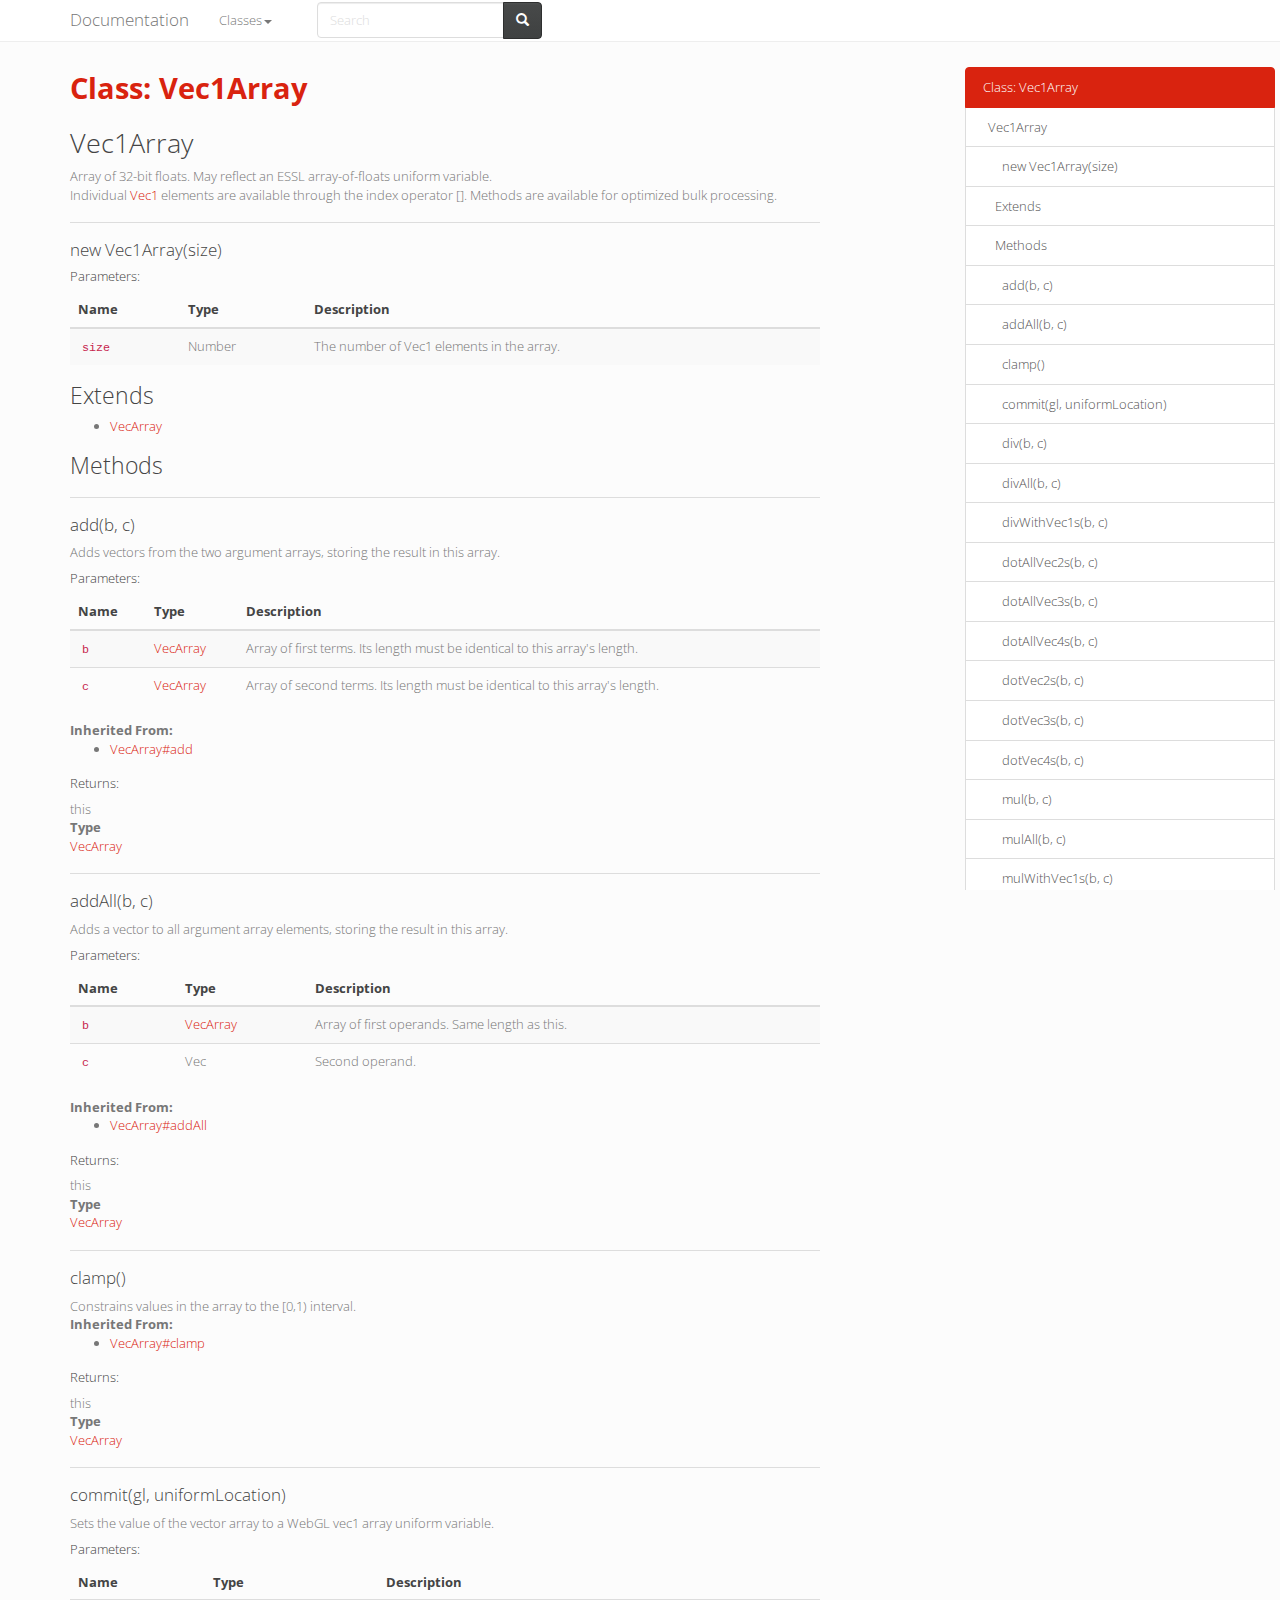
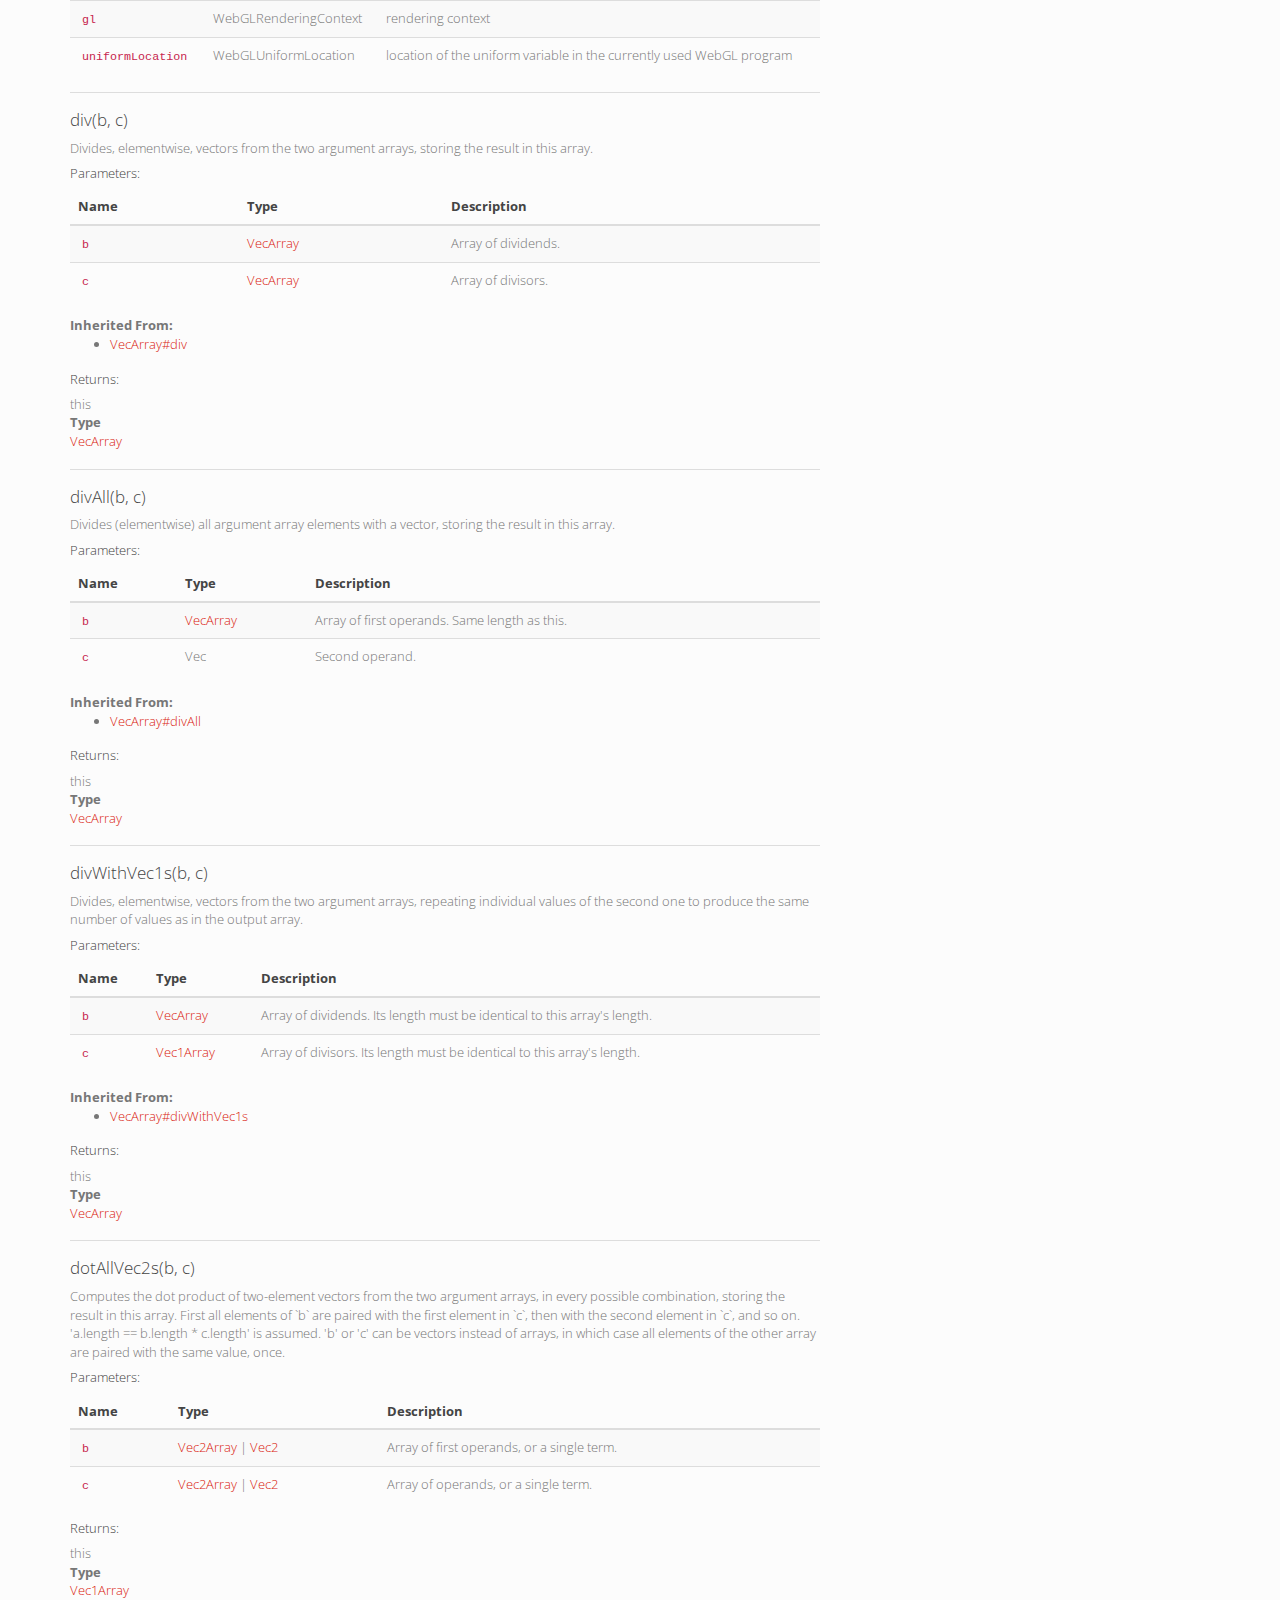
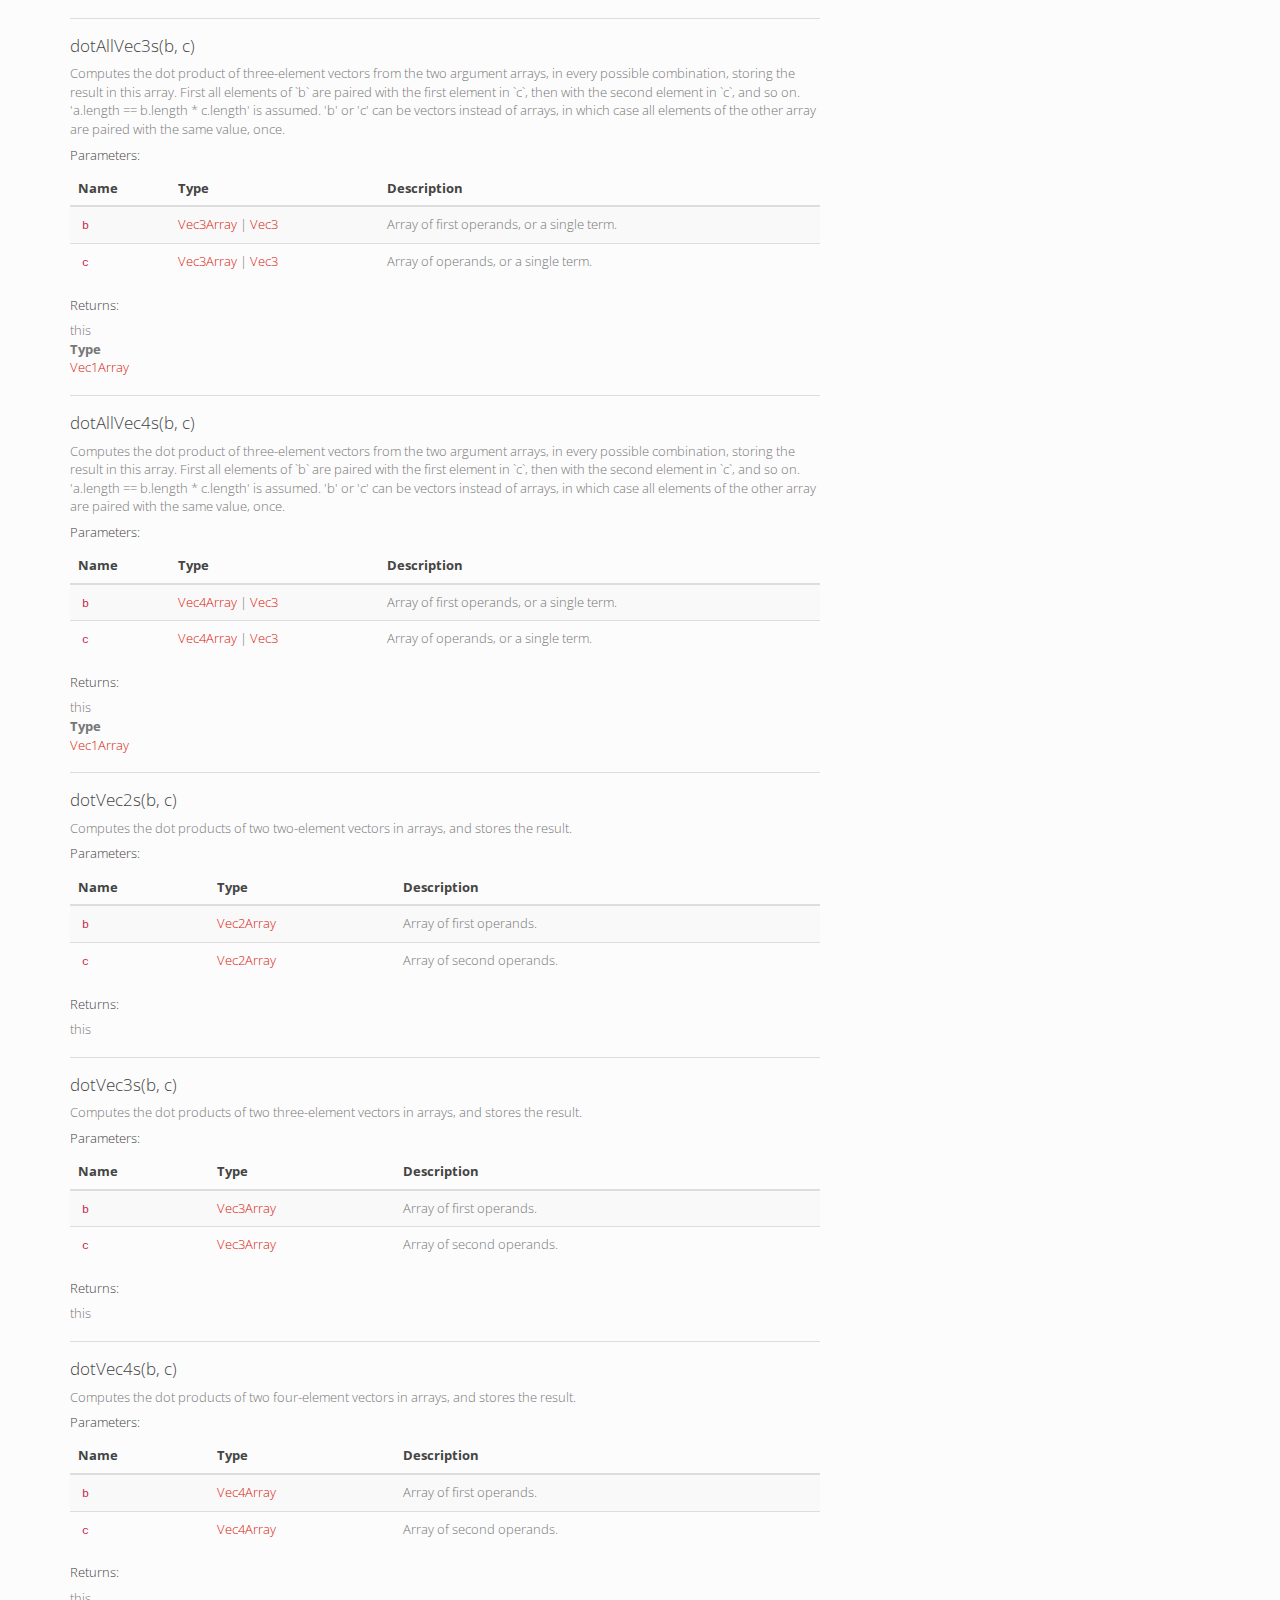
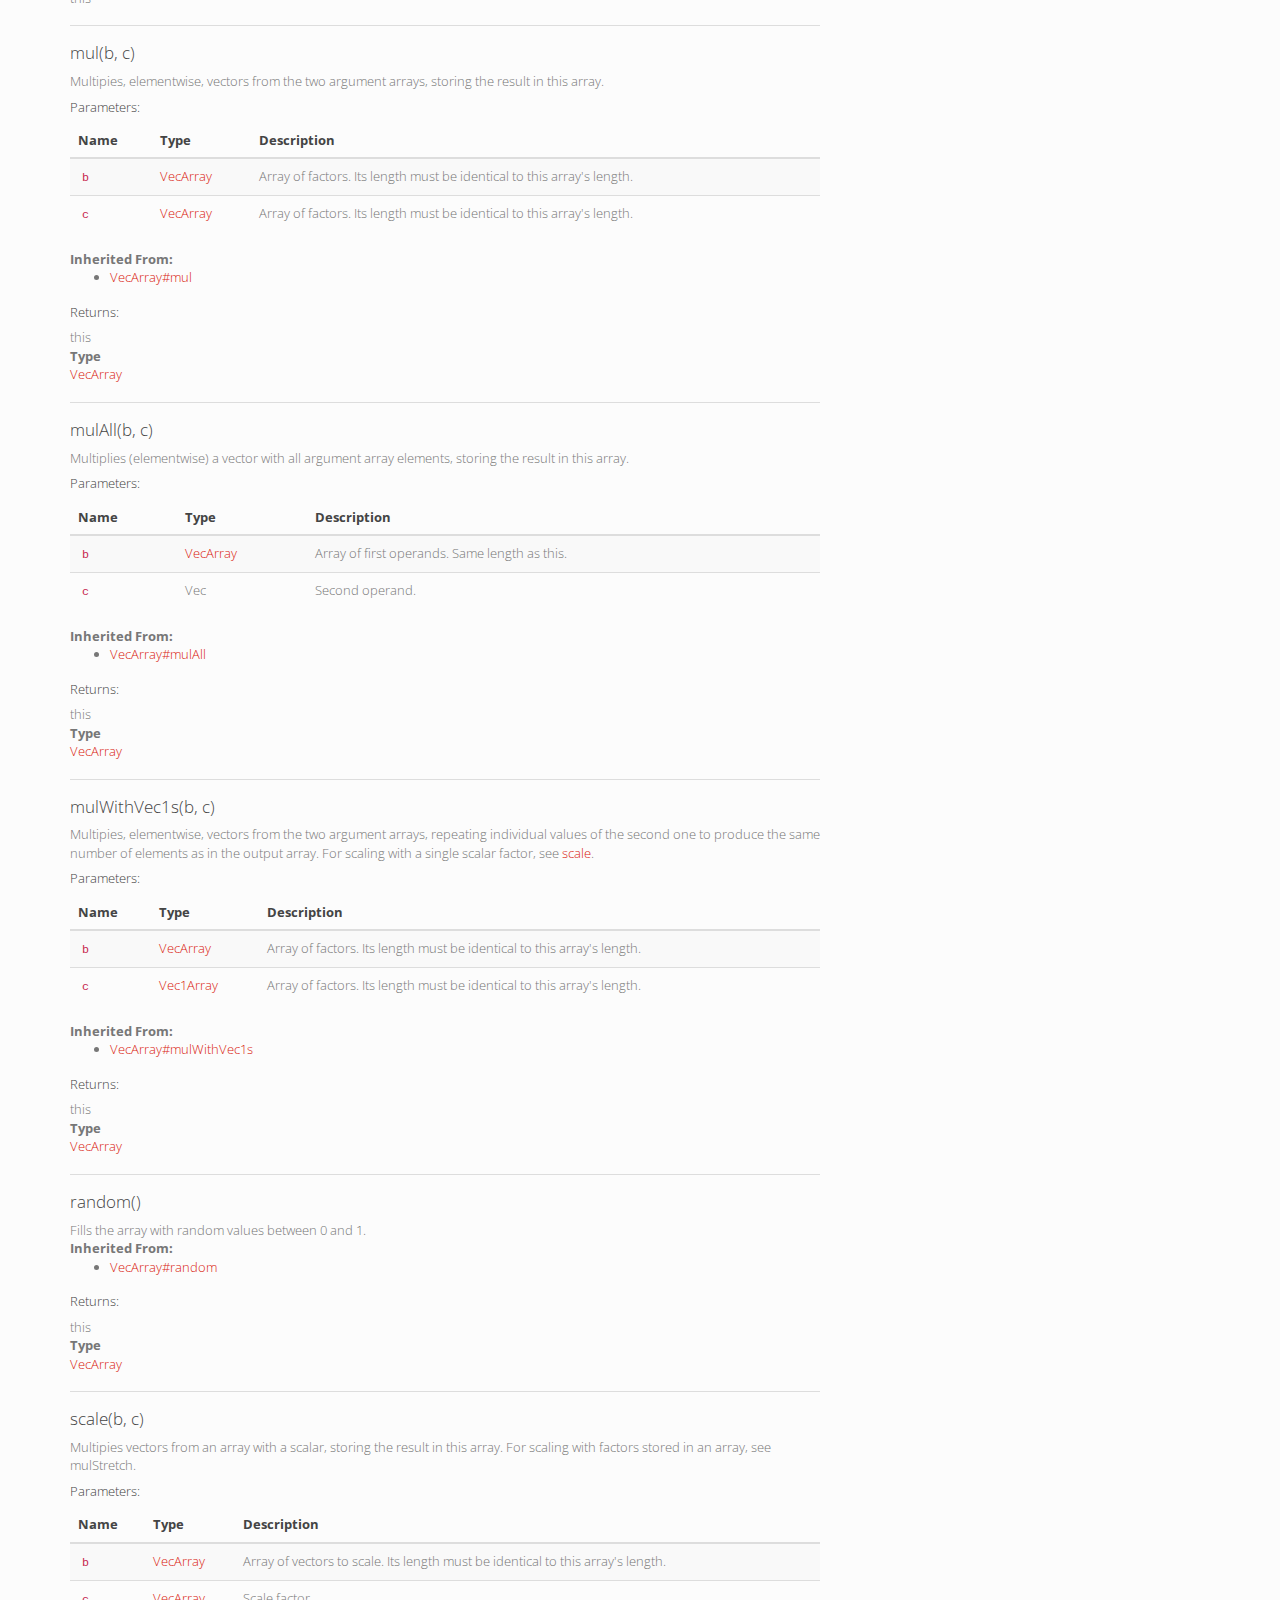
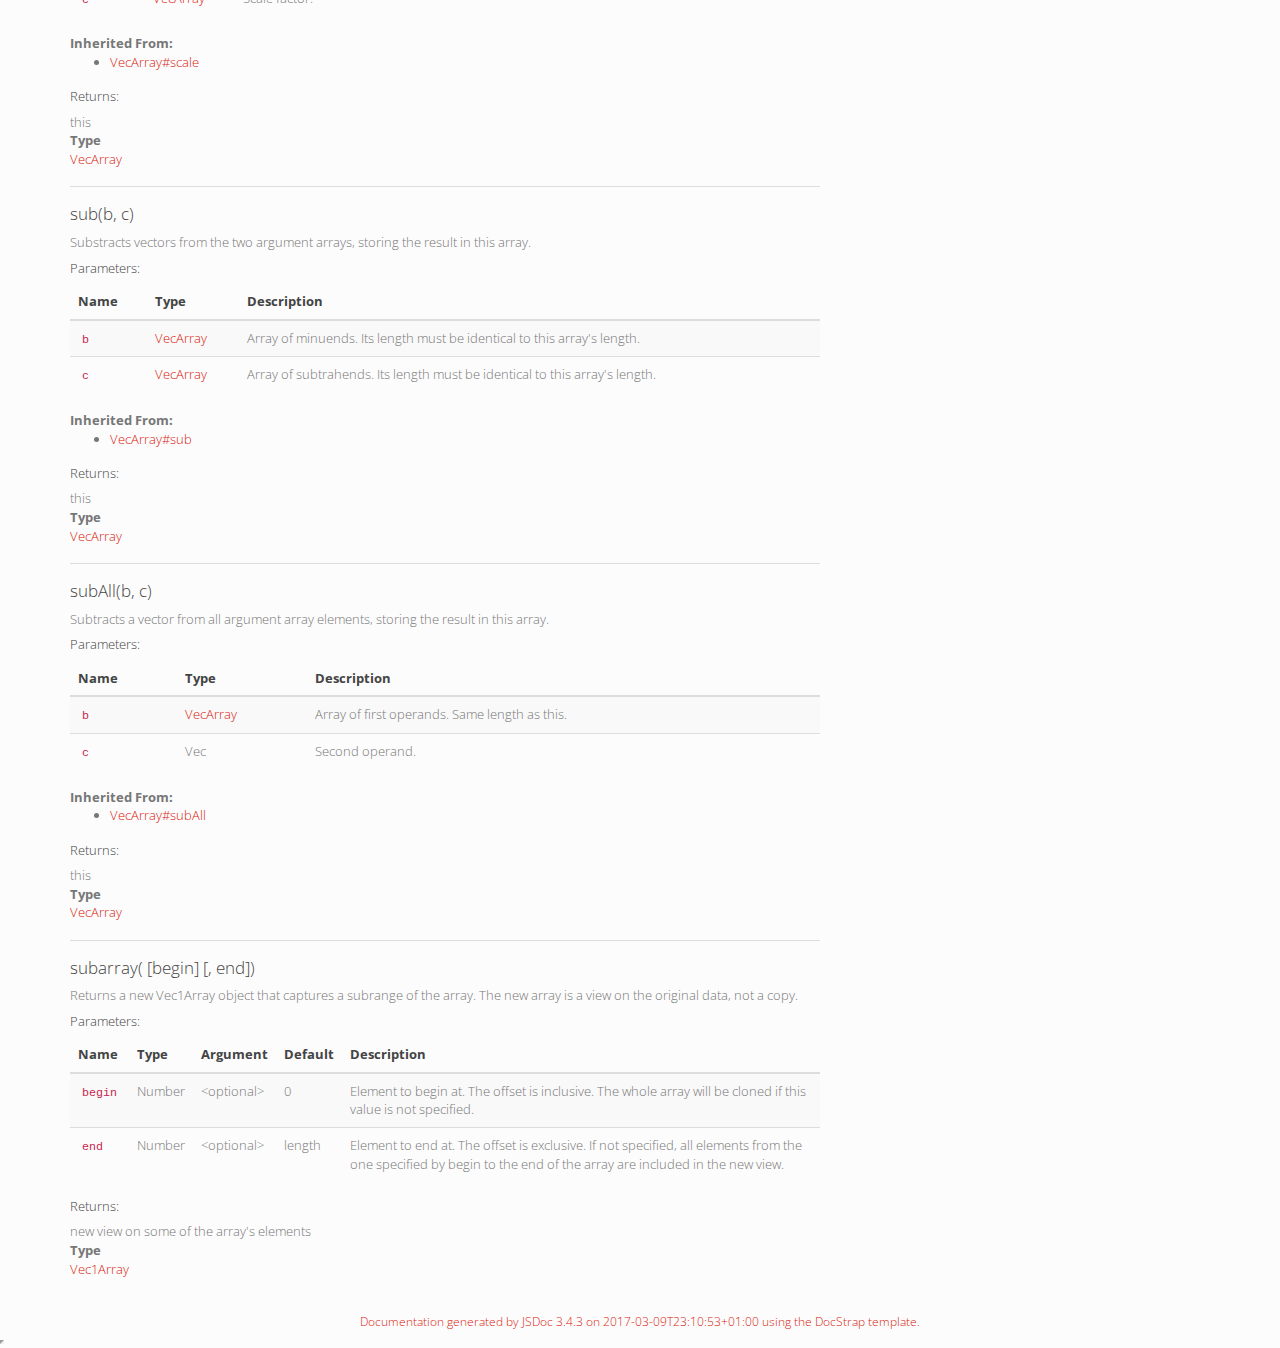
<file: WebGLMath/doc/out/Vec1Array.html>
<!DOCTYPE html>

<html lang="en">
<head>
	<meta charset="utf-8">
	<meta name="viewport" content="width=device-width">
	<title>Documentation Class: Vec1Array</title>

	<!--[if lt IE 9]>
	<script src="//html5shiv.googlecode.com/svn/trunk/html5.js"></script>
	<![endif]-->
	<link type="text/css" rel="stylesheet" href="styles/sunlight.default.css">

	<link type="text/css" rel="stylesheet" href="styles/site.simplex.css">

</head>

<body>

<div class="navbar navbar-default navbar-fixed-top ">
<div class="container">
	<div class="navbar-header">
		<a class="navbar-brand" href="index.html">Documentation</a>
		<button class="navbar-toggle" type="button" data-toggle="collapse" data-target="#topNavigation">
			<span class="icon-bar"></span>
			<span class="icon-bar"></span>
			<span class="icon-bar"></span>
        </button>
	</div>
	<div class="navbar-collapse collapse" id="topNavigation">
		<ul class="nav navbar-nav">
			
			<li class="dropdown">
				<a href="classes.list.html" class="dropdown-toggle" data-toggle="dropdown">Classes<b class="caret"></b></a>
				<ul class="dropdown-menu ">
					<li><a href="Mat4.html">Mat4</a></li><li><a href="Mat4Array.html">Mat4Array</a></li><li><a href="Sampler2D.html">Sampler2D</a></li><li><a href="Sampler2DArray.html">Sampler2DArray</a></li><li><a href="SamplerCube.html">SamplerCube</a></li><li><a href="SamplerCubeArray.html">SamplerCubeArray</a></li><li><a href="UniformReflectionFactories.html">UniformReflectionFactories</a></li><li><a href="Vec1.html">Vec1</a></li><li><a href="Vec1Array.html">Vec1Array</a></li><li><a href="Vec2.html">Vec2</a></li><li><a href="Vec2Array.html">Vec2Array</a></li><li><a href="Vec3.html">Vec3</a></li><li><a href="Vec3Array.html">Vec3Array</a></li><li><a href="Vec4.html">Vec4</a></li><li><a href="Vec4Array.html">Vec4Array</a></li><li><a href="VecArray.html">VecArray</a></li>
				</ul>
			</li>
			
		</ul>
        
            <div class="col-sm-3 col-md-3">
                <form class="navbar-form" role="search">
                    <div class="input-group">
                        <input type="text" class="form-control" placeholder="Search" name="q" id="search-input">
                        <div class="input-group-btn">
                            <button class="btn btn-default" id="search-submit"><i class="glyphicon glyphicon-search"></i></button>
                        </div>
                    </div>
                </form>
            </div>
        
	</div>

</div>
</div>


<div class="container" id="toc-content">
<div class="row">

	
	<div class="col-md-8">
	
		<div id="main">
			

	<h1 class="page-title">Class: Vec1Array</h1>
<section>

<header>
    
        <h2>
        Vec1Array
        </h2>
        
            <div class="class-description">Array of 32-bit floats. May reflect an ESSL array-of-floats uniform variable.<BR> Individual <a href="Vec1.html">Vec1</a> elements are available through the index operator [].Methods are available for optimized bulk processing.</div>
        
    
</header>


<article>
    <div class="container-overview">
    
        
<hr>
<dt>
    <h4 class="name" id="Vec1Array"><span class="type-signature"></span>new Vec1Array(size)</h4>
    
    
</dt>
<dd>

    

    

    

    
    
        <h5>Parameters:</h5>
        

<table class="params table table-striped">
    <thead>
    <tr>
        
        <th>Name</th>
        

        <th>Type</th>

        

        

        <th class="last">Description</th>
    </tr>
    </thead>

    <tbody>
    

        <tr>
            
                <td class="name"><code>size</code></td>
            

            <td class="type">
            
                
<span class="param-type">Number</span>



            
            </td>

            

            

            <td class="description last">The number of Vec1 elements in the array.</td>
        </tr>

    
    </tbody>
</table>

    

    
<dl class="details">
    

	

	

	

    

    

    

    

	

	

	

	

	



	

	

	

	
</dl>


    

    

    

    

    

    

    
</dd>

    
    </div>

    
        <h3 class="subsection-title">Extends</h3>

        


    <ul>
        <li><a href="VecArray.html">VecArray</a></li>
    </ul>


    

    

    

    

    

    

    
        <h3 class="subsection-title">Methods</h3>

        <dl>
            
<hr>
<dt>
    <h4 class="name" id="add"><span class="type-signature"></span>add(b, c)</h4>
    
    
</dt>
<dd>

    
    <div class="description">
        Adds vectors from the two argument arrays, storing the result in this array.
    </div>
    

    

    

    
    
        <h5>Parameters:</h5>
        

<table class="params table table-striped">
    <thead>
    <tr>
        
        <th>Name</th>
        

        <th>Type</th>

        

        

        <th class="last">Description</th>
    </tr>
    </thead>

    <tbody>
    

        <tr>
            
                <td class="name"><code>b</code></td>
            

            <td class="type">
            
                
<span class="param-type"><a href="VecArray.html">VecArray</a></span>



            
            </td>

            

            

            <td class="description last">Array of first terms. Its length must be identical to this array's length.</td>
        </tr>

    

        <tr>
            
                <td class="name"><code>c</code></td>
            

            <td class="type">
            
                
<span class="param-type"><a href="VecArray.html">VecArray</a></span>



            
            </td>

            

            

            <td class="description last">Array of second terms. Its length must be identical to this array's length.</td>
        </tr>

    
    </tbody>
</table>

    

    
<dl class="details">
    

	

	

	
	<dt class="inherited-from method-doc-label method-doc-details-label">Inherited From:</dt>
	<dd class="inherited-from">
		<ul class="dummy">
			<li>
				<a href="VecArray.html#add">VecArray#add</a>
			</li>
		</ul>
	</dd>
	

    

    

    

    

	

	

	

	

	



	

	

	

	
</dl>


    

    

    

    

    

    
    <h5>Returns:</h5>
    
            
<div class="param-desc">
    this
</div>



<dl>
    <dt>
        Type
    </dt>
    <dd>
        
<span class="param-type"><a href="VecArray.html">VecArray</a></span>



    </dd>
</dl>


        

    
</dd>

        
            
<hr>
<dt>
    <h4 class="name" id="addAll"><span class="type-signature"></span>addAll(b, c)</h4>
    
    
</dt>
<dd>

    
    <div class="description">
        Adds a vector to all argument array elements, storing the result in this array.
    </div>
    

    

    

    
    
        <h5>Parameters:</h5>
        

<table class="params table table-striped">
    <thead>
    <tr>
        
        <th>Name</th>
        

        <th>Type</th>

        

        

        <th class="last">Description</th>
    </tr>
    </thead>

    <tbody>
    

        <tr>
            
                <td class="name"><code>b</code></td>
            

            <td class="type">
            
                
<span class="param-type"><a href="VecArray.html">VecArray</a></span>



            
            </td>

            

            

            <td class="description last">Array of first operands. Same length as this.</td>
        </tr>

    

        <tr>
            
                <td class="name"><code>c</code></td>
            

            <td class="type">
            
                
<span class="param-type">Vec</span>



            
            </td>

            

            

            <td class="description last">Second operand.</td>
        </tr>

    
    </tbody>
</table>

    

    
<dl class="details">
    

	

	

	
	<dt class="inherited-from method-doc-label method-doc-details-label">Inherited From:</dt>
	<dd class="inherited-from">
		<ul class="dummy">
			<li>
				<a href="VecArray.html#addAll">VecArray#addAll</a>
			</li>
		</ul>
	</dd>
	

    

    

    

    

	

	

	

	

	



	

	

	

	
</dl>


    

    

    

    

    

    
    <h5>Returns:</h5>
    
            
<div class="param-desc">
    this
</div>



<dl>
    <dt>
        Type
    </dt>
    <dd>
        
<span class="param-type"><a href="VecArray.html">VecArray</a></span>



    </dd>
</dl>


        

    
</dd>

        
            
<hr>
<dt>
    <h4 class="name" id="clamp"><span class="type-signature"></span>clamp()</h4>
    
    
</dt>
<dd>

    
    <div class="description">
        Constrains values in the array to the [0,1) interval.
    </div>
    

    

    

    
    

    
<dl class="details">
    

	

	

	
	<dt class="inherited-from method-doc-label method-doc-details-label">Inherited From:</dt>
	<dd class="inherited-from">
		<ul class="dummy">
			<li>
				<a href="VecArray.html#clamp">VecArray#clamp</a>
			</li>
		</ul>
	</dd>
	

    

    

    

    

	

	

	

	

	



	

	

	

	
</dl>


    

    

    

    

    

    
    <h5>Returns:</h5>
    
            
<div class="param-desc">
    this
</div>



<dl>
    <dt>
        Type
    </dt>
    <dd>
        
<span class="param-type"><a href="VecArray.html">VecArray</a></span>



    </dd>
</dl>


        

    
</dd>

        
            
<hr>
<dt>
    <h4 class="name" id="commit"><span class="type-signature"></span>commit(gl, uniformLocation)</h4>
    
    
</dt>
<dd>

    
    <div class="description">
        Sets the value of the vector array to a WebGL vec1 array uniform variable.
    </div>
    

    

    

    
    
        <h5>Parameters:</h5>
        

<table class="params table table-striped">
    <thead>
    <tr>
        
        <th>Name</th>
        

        <th>Type</th>

        

        

        <th class="last">Description</th>
    </tr>
    </thead>

    <tbody>
    

        <tr>
            
                <td class="name"><code>gl</code></td>
            

            <td class="type">
            
                
<span class="param-type">WebGLRenderingContext</span>



            
            </td>

            

            

            <td class="description last">rendering context</td>
        </tr>

    

        <tr>
            
                <td class="name"><code>uniformLocation</code></td>
            

            <td class="type">
            
                
<span class="param-type">WebGLUniformLocation</span>



            
            </td>

            

            

            <td class="description last">location of the uniform variable in the currently used WebGL program</td>
        </tr>

    
    </tbody>
</table>

    

    
<dl class="details">
    

	

	

	

    

    

    

    

	

	

	

	

	



	

	

	

	
</dl>


    

    

    

    

    

    

    
</dd>

        
            
<hr>
<dt>
    <h4 class="name" id="div"><span class="type-signature"></span>div(b, c)</h4>
    
    
</dt>
<dd>

    
    <div class="description">
        Divides, elementwise, vectors from the two argument arrays, storing the result in this array.
    </div>
    

    

    

    
    
        <h5>Parameters:</h5>
        

<table class="params table table-striped">
    <thead>
    <tr>
        
        <th>Name</th>
        

        <th>Type</th>

        

        

        <th class="last">Description</th>
    </tr>
    </thead>

    <tbody>
    

        <tr>
            
                <td class="name"><code>b</code></td>
            

            <td class="type">
            
                
<span class="param-type"><a href="VecArray.html">VecArray</a></span>



            
            </td>

            

            

            <td class="description last">Array of dividends.</td>
        </tr>

    

        <tr>
            
                <td class="name"><code>c</code></td>
            

            <td class="type">
            
                
<span class="param-type"><a href="VecArray.html">VecArray</a></span>



            
            </td>

            

            

            <td class="description last">Array of divisors.</td>
        </tr>

    
    </tbody>
</table>

    

    
<dl class="details">
    

	

	

	
	<dt class="inherited-from method-doc-label method-doc-details-label">Inherited From:</dt>
	<dd class="inherited-from">
		<ul class="dummy">
			<li>
				<a href="VecArray.html#div">VecArray#div</a>
			</li>
		</ul>
	</dd>
	

    

    

    

    

	

	

	

	

	



	

	

	

	
</dl>


    

    

    

    

    

    
    <h5>Returns:</h5>
    
            
<div class="param-desc">
    this
</div>



<dl>
    <dt>
        Type
    </dt>
    <dd>
        
<span class="param-type"><a href="VecArray.html">VecArray</a></span>



    </dd>
</dl>


        

    
</dd>

        
            
<hr>
<dt>
    <h4 class="name" id="divAll"><span class="type-signature"></span>divAll(b, c)</h4>
    
    
</dt>
<dd>

    
    <div class="description">
        Divides (elementwise) all argument array elements with a vector, storing the result in this array.
    </div>
    

    

    

    
    
        <h5>Parameters:</h5>
        

<table class="params table table-striped">
    <thead>
    <tr>
        
        <th>Name</th>
        

        <th>Type</th>

        

        

        <th class="last">Description</th>
    </tr>
    </thead>

    <tbody>
    

        <tr>
            
                <td class="name"><code>b</code></td>
            

            <td class="type">
            
                
<span class="param-type"><a href="VecArray.html">VecArray</a></span>



            
            </td>

            

            

            <td class="description last">Array of first operands. Same length as this.</td>
        </tr>

    

        <tr>
            
                <td class="name"><code>c</code></td>
            

            <td class="type">
            
                
<span class="param-type">Vec</span>



            
            </td>

            

            

            <td class="description last">Second operand.</td>
        </tr>

    
    </tbody>
</table>

    

    
<dl class="details">
    

	

	

	
	<dt class="inherited-from method-doc-label method-doc-details-label">Inherited From:</dt>
	<dd class="inherited-from">
		<ul class="dummy">
			<li>
				<a href="VecArray.html#divAll">VecArray#divAll</a>
			</li>
		</ul>
	</dd>
	

    

    

    

    

	

	

	

	

	



	

	

	

	
</dl>


    

    

    

    

    

    
    <h5>Returns:</h5>
    
            
<div class="param-desc">
    this
</div>



<dl>
    <dt>
        Type
    </dt>
    <dd>
        
<span class="param-type"><a href="VecArray.html">VecArray</a></span>



    </dd>
</dl>


        

    
</dd>

        
            
<hr>
<dt>
    <h4 class="name" id="divWithVec1s"><span class="type-signature"></span>divWithVec1s(b, c)</h4>
    
    
</dt>
<dd>

    
    <div class="description">
        Divides, elementwise, vectors from the two argument arrays, repeating individual values of the second one to produce the same number of values as in the output array.
    </div>
    

    

    

    
    
        <h5>Parameters:</h5>
        

<table class="params table table-striped">
    <thead>
    <tr>
        
        <th>Name</th>
        

        <th>Type</th>

        

        

        <th class="last">Description</th>
    </tr>
    </thead>

    <tbody>
    

        <tr>
            
                <td class="name"><code>b</code></td>
            

            <td class="type">
            
                
<span class="param-type"><a href="VecArray.html">VecArray</a></span>



            
            </td>

            

            

            <td class="description last">Array of dividends. Its length must be identical to this array's length.</td>
        </tr>

    

        <tr>
            
                <td class="name"><code>c</code></td>
            

            <td class="type">
            
                
<span class="param-type"><a href="Vec1Array.html">Vec1Array</a></span>



            
            </td>

            

            

            <td class="description last">Array of divisors. Its length must be identical to this array's length.</td>
        </tr>

    
    </tbody>
</table>

    

    
<dl class="details">
    

	

	

	
	<dt class="inherited-from method-doc-label method-doc-details-label">Inherited From:</dt>
	<dd class="inherited-from">
		<ul class="dummy">
			<li>
				<a href="VecArray.html#divWithVec1s">VecArray#divWithVec1s</a>
			</li>
		</ul>
	</dd>
	

    

    

    

    

	

	

	

	

	



	

	

	

	
</dl>


    

    

    

    

    

    
    <h5>Returns:</h5>
    
            
<div class="param-desc">
    this
</div>



<dl>
    <dt>
        Type
    </dt>
    <dd>
        
<span class="param-type"><a href="VecArray.html">VecArray</a></span>



    </dd>
</dl>


        

    
</dd>

        
            
<hr>
<dt>
    <h4 class="name" id="dotAllVec2s"><span class="type-signature"></span>dotAllVec2s(b, c)</h4>
    
    
</dt>
<dd>

    
    <div class="description">
        Computes the dot product of two-element vectors from the two argument arrays, in every possible combination, storing the result in this array.First all elements of `b` are paired with the first element in `c`, then with the second element in `c`, and so on.'a.length == b.length * c.length' is assumed. 'b' or 'c' can be vectors instead of arrays,in which case all elements of the other array are paired with the same value, once.
    </div>
    

    

    

    
    
        <h5>Parameters:</h5>
        

<table class="params table table-striped">
    <thead>
    <tr>
        
        <th>Name</th>
        

        <th>Type</th>

        

        

        <th class="last">Description</th>
    </tr>
    </thead>

    <tbody>
    

        <tr>
            
                <td class="name"><code>b</code></td>
            

            <td class="type">
            
                
<span class="param-type"><a href="Vec2Array.html">Vec2Array</a></span>
|

<span class="param-type"><a href="Vec2.html">Vec2</a></span>



            
            </td>

            

            

            <td class="description last">Array of first operands, or a single term.</td>
        </tr>

    

        <tr>
            
                <td class="name"><code>c</code></td>
            

            <td class="type">
            
                
<span class="param-type"><a href="Vec2Array.html">Vec2Array</a></span>
|

<span class="param-type"><a href="Vec2.html">Vec2</a></span>



            
            </td>

            

            

            <td class="description last">Array of operands, or a single term.</td>
        </tr>

    
    </tbody>
</table>

    

    
<dl class="details">
    

	

	

	

    

    

    

    

	

	

	

	

	



	

	

	

	
</dl>


    

    

    

    

    

    
    <h5>Returns:</h5>
    
            
<div class="param-desc">
    this
</div>



<dl>
    <dt>
        Type
    </dt>
    <dd>
        
<span class="param-type"><a href="Vec1Array.html">Vec1Array</a></span>



    </dd>
</dl>


        

    
</dd>

        
            
<hr>
<dt>
    <h4 class="name" id="dotAllVec3s"><span class="type-signature"></span>dotAllVec3s(b, c)</h4>
    
    
</dt>
<dd>

    
    <div class="description">
        Computes the dot product of three-element vectors from the two argument arrays, in every possible combination, storing the result in this array.First all elements of `b` are paired with the first element in `c`, then with the second element in `c`, and so on.'a.length == b.length * c.length' is assumed. 'b' or 'c' can be vectors instead of arrays,in which case all elements of the other array are paired with the same value, once.
    </div>
    

    

    

    
    
        <h5>Parameters:</h5>
        

<table class="params table table-striped">
    <thead>
    <tr>
        
        <th>Name</th>
        

        <th>Type</th>

        

        

        <th class="last">Description</th>
    </tr>
    </thead>

    <tbody>
    

        <tr>
            
                <td class="name"><code>b</code></td>
            

            <td class="type">
            
                
<span class="param-type"><a href="Vec3Array.html">Vec3Array</a></span>
|

<span class="param-type"><a href="Vec3.html">Vec3</a></span>



            
            </td>

            

            

            <td class="description last">Array of first operands, or a single term.</td>
        </tr>

    

        <tr>
            
                <td class="name"><code>c</code></td>
            

            <td class="type">
            
                
<span class="param-type"><a href="Vec3Array.html">Vec3Array</a></span>
|

<span class="param-type"><a href="Vec3.html">Vec3</a></span>



            
            </td>

            

            

            <td class="description last">Array of operands, or a single term.</td>
        </tr>

    
    </tbody>
</table>

    

    
<dl class="details">
    

	

	

	

    

    

    

    

	

	

	

	

	



	

	

	

	
</dl>


    

    

    

    

    

    
    <h5>Returns:</h5>
    
            
<div class="param-desc">
    this
</div>



<dl>
    <dt>
        Type
    </dt>
    <dd>
        
<span class="param-type"><a href="Vec1Array.html">Vec1Array</a></span>



    </dd>
</dl>


        

    
</dd>

        
            
<hr>
<dt>
    <h4 class="name" id="dotAllVec4s"><span class="type-signature"></span>dotAllVec4s(b, c)</h4>
    
    
</dt>
<dd>

    
    <div class="description">
        Computes the dot product of three-element vectors from the two argument arrays, in every possible combination, storing the result in this array.First all elements of `b` are paired with the first element in `c`, then with the second element in `c`, and so on.'a.length == b.length * c.length' is assumed. 'b' or 'c' can be vectors instead of arrays,in which case all elements of the other array are paired with the same value, once.
    </div>
    

    

    

    
    
        <h5>Parameters:</h5>
        

<table class="params table table-striped">
    <thead>
    <tr>
        
        <th>Name</th>
        

        <th>Type</th>

        

        

        <th class="last">Description</th>
    </tr>
    </thead>

    <tbody>
    

        <tr>
            
                <td class="name"><code>b</code></td>
            

            <td class="type">
            
                
<span class="param-type"><a href="Vec4Array.html">Vec4Array</a></span>
|

<span class="param-type"><a href="Vec3.html">Vec3</a></span>



            
            </td>

            

            

            <td class="description last">Array of first operands, or a single term.</td>
        </tr>

    

        <tr>
            
                <td class="name"><code>c</code></td>
            

            <td class="type">
            
                
<span class="param-type"><a href="Vec4Array.html">Vec4Array</a></span>
|

<span class="param-type"><a href="Vec3.html">Vec3</a></span>



            
            </td>

            

            

            <td class="description last">Array of operands, or a single term.</td>
        </tr>

    
    </tbody>
</table>

    

    
<dl class="details">
    

	

	

	

    

    

    

    

	

	

	

	

	



	

	

	

	
</dl>


    

    

    

    

    

    
    <h5>Returns:</h5>
    
            
<div class="param-desc">
    this
</div>



<dl>
    <dt>
        Type
    </dt>
    <dd>
        
<span class="param-type"><a href="Vec1Array.html">Vec1Array</a></span>



    </dd>
</dl>


        

    
</dd>

        
            
<hr>
<dt>
    <h4 class="name" id="dotVec2s"><span class="type-signature"></span>dotVec2s(b, c)</h4>
    
    
</dt>
<dd>

    
    <div class="description">
        Computes the dot products of two two-element vectors in arrays, and stores the result.
    </div>
    

    

    

    
    
        <h5>Parameters:</h5>
        

<table class="params table table-striped">
    <thead>
    <tr>
        
        <th>Name</th>
        

        <th>Type</th>

        

        

        <th class="last">Description</th>
    </tr>
    </thead>

    <tbody>
    

        <tr>
            
                <td class="name"><code>b</code></td>
            

            <td class="type">
            
                
<span class="param-type"><a href="Vec2Array.html">Vec2Array</a></span>



            
            </td>

            

            

            <td class="description last">Array of first operands.</td>
        </tr>

    

        <tr>
            
                <td class="name"><code>c</code></td>
            

            <td class="type">
            
                
<span class="param-type"><a href="Vec2Array.html">Vec2Array</a></span>



            
            </td>

            

            

            <td class="description last">Array of second operands.</td>
        </tr>

    
    </tbody>
</table>

    

    
<dl class="details">
    

	

	

	

    

    

    

    

	

	

	

	

	



	

	

	

	
</dl>


    

    

    

    

    

    
    <h5>Returns:</h5>
    
            
<div class="param-desc">
    this
</div>




        

    
</dd>

        
            
<hr>
<dt>
    <h4 class="name" id="dotVec3s"><span class="type-signature"></span>dotVec3s(b, c)</h4>
    
    
</dt>
<dd>

    
    <div class="description">
        Computes the dot products of two three-element vectors in arrays, and stores the result.
    </div>
    

    

    

    
    
        <h5>Parameters:</h5>
        

<table class="params table table-striped">
    <thead>
    <tr>
        
        <th>Name</th>
        

        <th>Type</th>

        

        

        <th class="last">Description</th>
    </tr>
    </thead>

    <tbody>
    

        <tr>
            
                <td class="name"><code>b</code></td>
            

            <td class="type">
            
                
<span class="param-type"><a href="Vec3Array.html">Vec3Array</a></span>



            
            </td>

            

            

            <td class="description last">Array of first operands.</td>
        </tr>

    

        <tr>
            
                <td class="name"><code>c</code></td>
            

            <td class="type">
            
                
<span class="param-type"><a href="Vec3Array.html">Vec3Array</a></span>



            
            </td>

            

            

            <td class="description last">Array of second operands.</td>
        </tr>

    
    </tbody>
</table>

    

    
<dl class="details">
    

	

	

	

    

    

    

    

	

	

	

	

	



	

	

	

	
</dl>


    

    

    

    

    

    
    <h5>Returns:</h5>
    
            
<div class="param-desc">
    this
</div>




        

    
</dd>

        
            
<hr>
<dt>
    <h4 class="name" id="dotVec4s"><span class="type-signature"></span>dotVec4s(b, c)</h4>
    
    
</dt>
<dd>

    
    <div class="description">
        Computes the dot products of two four-element vectors in arrays, and stores the result.
    </div>
    

    

    

    
    
        <h5>Parameters:</h5>
        

<table class="params table table-striped">
    <thead>
    <tr>
        
        <th>Name</th>
        

        <th>Type</th>

        

        

        <th class="last">Description</th>
    </tr>
    </thead>

    <tbody>
    

        <tr>
            
                <td class="name"><code>b</code></td>
            

            <td class="type">
            
                
<span class="param-type"><a href="Vec4Array.html">Vec4Array</a></span>



            
            </td>

            

            

            <td class="description last">Array of first operands.</td>
        </tr>

    

        <tr>
            
                <td class="name"><code>c</code></td>
            

            <td class="type">
            
                
<span class="param-type"><a href="Vec4Array.html">Vec4Array</a></span>



            
            </td>

            

            

            <td class="description last">Array of second operands.</td>
        </tr>

    
    </tbody>
</table>

    

    
<dl class="details">
    

	

	

	

    

    

    

    

	

	

	

	

	



	

	

	

	
</dl>


    

    

    

    

    

    
    <h5>Returns:</h5>
    
            
<div class="param-desc">
    this
</div>




        

    
</dd>

        
            
<hr>
<dt>
    <h4 class="name" id="mul"><span class="type-signature"></span>mul(b, c)</h4>
    
    
</dt>
<dd>

    
    <div class="description">
        Multipies, elementwise, vectors from the two argument arrays, storing the result in this array.
    </div>
    

    

    

    
    
        <h5>Parameters:</h5>
        

<table class="params table table-striped">
    <thead>
    <tr>
        
        <th>Name</th>
        

        <th>Type</th>

        

        

        <th class="last">Description</th>
    </tr>
    </thead>

    <tbody>
    

        <tr>
            
                <td class="name"><code>b</code></td>
            

            <td class="type">
            
                
<span class="param-type"><a href="VecArray.html">VecArray</a></span>



            
            </td>

            

            

            <td class="description last">Array of factors. Its length must be identical to this array's length.</td>
        </tr>

    

        <tr>
            
                <td class="name"><code>c</code></td>
            

            <td class="type">
            
                
<span class="param-type"><a href="VecArray.html">VecArray</a></span>



            
            </td>

            

            

            <td class="description last">Array of factors. Its length must be identical to this array's length.</td>
        </tr>

    
    </tbody>
</table>

    

    
<dl class="details">
    

	

	

	
	<dt class="inherited-from method-doc-label method-doc-details-label">Inherited From:</dt>
	<dd class="inherited-from">
		<ul class="dummy">
			<li>
				<a href="VecArray.html#mul">VecArray#mul</a>
			</li>
		</ul>
	</dd>
	

    

    

    

    

	

	

	

	

	



	

	

	

	
</dl>


    

    

    

    

    

    
    <h5>Returns:</h5>
    
            
<div class="param-desc">
    this
</div>



<dl>
    <dt>
        Type
    </dt>
    <dd>
        
<span class="param-type"><a href="VecArray.html">VecArray</a></span>



    </dd>
</dl>


        

    
</dd>

        
            
<hr>
<dt>
    <h4 class="name" id="mulAll"><span class="type-signature"></span>mulAll(b, c)</h4>
    
    
</dt>
<dd>

    
    <div class="description">
        Multiplies (elementwise) a vector with all argument array elements, storing the result in this array.
    </div>
    

    

    

    
    
        <h5>Parameters:</h5>
        

<table class="params table table-striped">
    <thead>
    <tr>
        
        <th>Name</th>
        

        <th>Type</th>

        

        

        <th class="last">Description</th>
    </tr>
    </thead>

    <tbody>
    

        <tr>
            
                <td class="name"><code>b</code></td>
            

            <td class="type">
            
                
<span class="param-type"><a href="VecArray.html">VecArray</a></span>



            
            </td>

            

            

            <td class="description last">Array of first operands. Same length as this.</td>
        </tr>

    

        <tr>
            
                <td class="name"><code>c</code></td>
            

            <td class="type">
            
                
<span class="param-type">Vec</span>



            
            </td>

            

            

            <td class="description last">Second operand.</td>
        </tr>

    
    </tbody>
</table>

    

    
<dl class="details">
    

	

	

	
	<dt class="inherited-from method-doc-label method-doc-details-label">Inherited From:</dt>
	<dd class="inherited-from">
		<ul class="dummy">
			<li>
				<a href="VecArray.html#mulAll">VecArray#mulAll</a>
			</li>
		</ul>
	</dd>
	

    

    

    

    

	

	

	

	

	



	

	

	

	
</dl>


    

    

    

    

    

    
    <h5>Returns:</h5>
    
            
<div class="param-desc">
    this
</div>



<dl>
    <dt>
        Type
    </dt>
    <dd>
        
<span class="param-type"><a href="VecArray.html">VecArray</a></span>



    </dd>
</dl>


        

    
</dd>

        
            
<hr>
<dt>
    <h4 class="name" id="mulWithVec1s"><span class="type-signature"></span>mulWithVec1s(b, c)</h4>
    
    
</dt>
<dd>

    
    <div class="description">
        Multipies, elementwise, vectors from the two argument arrays, repeating individual values of the second one to produce the same number of elements as in the output array. For scaling with a single scalar factor, see <a href="VecArray.html#scale">scale</a>.
    </div>
    

    

    

    
    
        <h5>Parameters:</h5>
        

<table class="params table table-striped">
    <thead>
    <tr>
        
        <th>Name</th>
        

        <th>Type</th>

        

        

        <th class="last">Description</th>
    </tr>
    </thead>

    <tbody>
    

        <tr>
            
                <td class="name"><code>b</code></td>
            

            <td class="type">
            
                
<span class="param-type"><a href="VecArray.html">VecArray</a></span>



            
            </td>

            

            

            <td class="description last">Array of factors. Its length must be identical to this array's length.</td>
        </tr>

    

        <tr>
            
                <td class="name"><code>c</code></td>
            

            <td class="type">
            
                
<span class="param-type"><a href="Vec1Array.html">Vec1Array</a></span>



            
            </td>

            

            

            <td class="description last">Array of factors. Its length must be identical to this array's length.</td>
        </tr>

    
    </tbody>
</table>

    

    
<dl class="details">
    

	

	

	
	<dt class="inherited-from method-doc-label method-doc-details-label">Inherited From:</dt>
	<dd class="inherited-from">
		<ul class="dummy">
			<li>
				<a href="VecArray.html#mulWithVec1s">VecArray#mulWithVec1s</a>
			</li>
		</ul>
	</dd>
	

    

    

    

    

	

	

	

	

	



	

	

	

	
</dl>


    

    

    

    

    

    
    <h5>Returns:</h5>
    
            
<div class="param-desc">
    this
</div>



<dl>
    <dt>
        Type
    </dt>
    <dd>
        
<span class="param-type"><a href="VecArray.html">VecArray</a></span>



    </dd>
</dl>


        

    
</dd>

        
            
<hr>
<dt>
    <h4 class="name" id="random"><span class="type-signature"></span>random()</h4>
    
    
</dt>
<dd>

    
    <div class="description">
        Fills the array with random values between 0 and 1.
    </div>
    

    

    

    
    

    
<dl class="details">
    

	

	

	
	<dt class="inherited-from method-doc-label method-doc-details-label">Inherited From:</dt>
	<dd class="inherited-from">
		<ul class="dummy">
			<li>
				<a href="VecArray.html#random">VecArray#random</a>
			</li>
		</ul>
	</dd>
	

    

    

    

    

	

	

	

	

	



	

	

	

	
</dl>


    

    

    

    

    

    
    <h5>Returns:</h5>
    
            
<div class="param-desc">
    this
</div>



<dl>
    <dt>
        Type
    </dt>
    <dd>
        
<span class="param-type"><a href="VecArray.html">VecArray</a></span>



    </dd>
</dl>


        

    
</dd>

        
            
<hr>
<dt>
    <h4 class="name" id="scale"><span class="type-signature"></span>scale(b, c)</h4>
    
    
</dt>
<dd>

    
    <div class="description">
        Multipies vectors from an array with a scalar, storing the result in this array. For scaling with factors stored in an array, see mulStretch.
    </div>
    

    

    

    
    
        <h5>Parameters:</h5>
        

<table class="params table table-striped">
    <thead>
    <tr>
        
        <th>Name</th>
        

        <th>Type</th>

        

        

        <th class="last">Description</th>
    </tr>
    </thead>

    <tbody>
    

        <tr>
            
                <td class="name"><code>b</code></td>
            

            <td class="type">
            
                
<span class="param-type"><a href="VecArray.html">VecArray</a></span>



            
            </td>

            

            

            <td class="description last">Array of vectors to scale. Its length must be identical to this array's length.</td>
        </tr>

    

        <tr>
            
                <td class="name"><code>c</code></td>
            

            <td class="type">
            
                
<span class="param-type"><a href="VecArray.html">VecArray</a></span>



            
            </td>

            

            

            <td class="description last">Scale factor.</td>
        </tr>

    
    </tbody>
</table>

    

    
<dl class="details">
    

	

	

	
	<dt class="inherited-from method-doc-label method-doc-details-label">Inherited From:</dt>
	<dd class="inherited-from">
		<ul class="dummy">
			<li>
				<a href="VecArray.html#scale">VecArray#scale</a>
			</li>
		</ul>
	</dd>
	

    

    

    

    

	

	

	

	

	



	

	

	

	
</dl>


    

    

    

    

    

    
    <h5>Returns:</h5>
    
            
<div class="param-desc">
    this
</div>



<dl>
    <dt>
        Type
    </dt>
    <dd>
        
<span class="param-type"><a href="VecArray.html">VecArray</a></span>



    </dd>
</dl>


        

    
</dd>

        
            
<hr>
<dt>
    <h4 class="name" id="sub"><span class="type-signature"></span>sub(b, c)</h4>
    
    
</dt>
<dd>

    
    <div class="description">
        Substracts vectors from the two argument arrays, storing the result in this array.
    </div>
    

    

    

    
    
        <h5>Parameters:</h5>
        

<table class="params table table-striped">
    <thead>
    <tr>
        
        <th>Name</th>
        

        <th>Type</th>

        

        

        <th class="last">Description</th>
    </tr>
    </thead>

    <tbody>
    

        <tr>
            
                <td class="name"><code>b</code></td>
            

            <td class="type">
            
                
<span class="param-type"><a href="VecArray.html">VecArray</a></span>



            
            </td>

            

            

            <td class="description last">Array of minuends. Its length must be identical to this array's length.</td>
        </tr>

    

        <tr>
            
                <td class="name"><code>c</code></td>
            

            <td class="type">
            
                
<span class="param-type"><a href="VecArray.html">VecArray</a></span>



            
            </td>

            

            

            <td class="description last">Array of subtrahends. Its length must be identical to this array's length.</td>
        </tr>

    
    </tbody>
</table>

    

    
<dl class="details">
    

	

	

	
	<dt class="inherited-from method-doc-label method-doc-details-label">Inherited From:</dt>
	<dd class="inherited-from">
		<ul class="dummy">
			<li>
				<a href="VecArray.html#sub">VecArray#sub</a>
			</li>
		</ul>
	</dd>
	

    

    

    

    

	

	

	

	

	



	

	

	

	
</dl>


    

    

    

    

    

    
    <h5>Returns:</h5>
    
            
<div class="param-desc">
    this
</div>



<dl>
    <dt>
        Type
    </dt>
    <dd>
        
<span class="param-type"><a href="VecArray.html">VecArray</a></span>



    </dd>
</dl>


        

    
</dd>

        
            
<hr>
<dt>
    <h4 class="name" id="subAll"><span class="type-signature"></span>subAll(b, c)</h4>
    
    
</dt>
<dd>

    
    <div class="description">
        Subtracts a vector from all argument array elements, storing the result in this array.
    </div>
    

    

    

    
    
        <h5>Parameters:</h5>
        

<table class="params table table-striped">
    <thead>
    <tr>
        
        <th>Name</th>
        

        <th>Type</th>

        

        

        <th class="last">Description</th>
    </tr>
    </thead>

    <tbody>
    

        <tr>
            
                <td class="name"><code>b</code></td>
            

            <td class="type">
            
                
<span class="param-type"><a href="VecArray.html">VecArray</a></span>



            
            </td>

            

            

            <td class="description last">Array of first operands. Same length as this.</td>
        </tr>

    

        <tr>
            
                <td class="name"><code>c</code></td>
            

            <td class="type">
            
                
<span class="param-type">Vec</span>



            
            </td>

            

            

            <td class="description last">Second operand.</td>
        </tr>

    
    </tbody>
</table>

    

    
<dl class="details">
    

	

	

	
	<dt class="inherited-from method-doc-label method-doc-details-label">Inherited From:</dt>
	<dd class="inherited-from">
		<ul class="dummy">
			<li>
				<a href="VecArray.html#subAll">VecArray#subAll</a>
			</li>
		</ul>
	</dd>
	

    

    

    

    

	

	

	

	

	



	

	

	

	
</dl>


    

    

    

    

    

    
    <h5>Returns:</h5>
    
            
<div class="param-desc">
    this
</div>



<dl>
    <dt>
        Type
    </dt>
    <dd>
        
<span class="param-type"><a href="VecArray.html">VecArray</a></span>



    </dd>
</dl>


        

    
</dd>

        
            
<hr>
<dt>
    <h4 class="name" id="subarray"><span class="type-signature"></span>subarray( [begin] [, end])</h4>
    
    
</dt>
<dd>

    
    <div class="description">
        Returns a new Vec1Array object that captures a subrange of the array. The new array is a view on the original data, not a copy.
    </div>
    

    

    

    
    
        <h5>Parameters:</h5>
        

<table class="params table table-striped">
    <thead>
    <tr>
        
        <th>Name</th>
        

        <th>Type</th>

        
        <th>Argument</th>
        

        
        <th>Default</th>
        

        <th class="last">Description</th>
    </tr>
    </thead>

    <tbody>
    

        <tr>
            
                <td class="name"><code>begin</code></td>
            

            <td class="type">
            
                
<span class="param-type">Number</span>



            
            </td>

            
                <td class="attributes">
                
                    &lt;optional><br>
                

                

                
                </td>
            

            
                <td class="default">
                
                    0
                
                </td>
            

            <td class="description last">Element to begin at. The offset is inclusive. The whole array will be cloned if this value is not specified.</td>
        </tr>

    

        <tr>
            
                <td class="name"><code>end</code></td>
            

            <td class="type">
            
                
<span class="param-type">Number</span>



            
            </td>

            
                <td class="attributes">
                
                    &lt;optional><br>
                

                

                
                </td>
            

            
                <td class="default">
                
                    length
                
                </td>
            

            <td class="description last">Element to end at. The offset is exclusive. If not specified, all elements from the one specified by begin to the end of the array are included in the new view.</td>
        </tr>

    
    </tbody>
</table>

    

    
<dl class="details">
    

	

	

	

    

    

    

    

	

	

	

	

	



	

	

	

	
</dl>


    

    

    

    

    

    
    <h5>Returns:</h5>
    
            
<div class="param-desc">
    new view on some of the array's elements
</div>



<dl>
    <dt>
        Type
    </dt>
    <dd>
        
<span class="param-type"><a href="Vec1Array.html">Vec1Array</a></span>



    </dd>
</dl>


        

    
</dd>

        </dl>
    

    

    
</article>

</section>




		</div>
	</div>

	<div class="clearfix"></div>

	
		<div class="col-md-3">
			<div id="toc" class="col-md-3 hidden-xs hidden-sm hidden-md"></div>
		</div>
	

</div>
</div>


    <div class="modal fade" id="searchResults">
      <div class="modal-dialog">
        <div class="modal-content">
          <div class="modal-header">
            <button type="button" class="close" data-dismiss="modal" aria-label="Close"><span aria-hidden="true">&times;</span></button>
            <h4 class="modal-title">Search results</h4>
          </div>
          <div class="modal-body"></div>
          <div class="modal-footer">
            <button type="button" class="btn btn-default" data-dismiss="modal">Close</button>
          </div>
        </div><!-- /.modal-content -->
      </div><!-- /.modal-dialog -->
    </div>


<footer>


<span class="jsdoc-message">
	Documentation generated by <a href="https://github.com/jsdoc3/jsdoc">JSDoc 3.4.3</a>
	
		on 2017-03-09T23:10:53+01:00
	
	using the <a href="https://github.com/docstrap/docstrap">DocStrap template</a>.
</span>
</footer>

<script src="scripts/docstrap.lib.js"></script>
<script src="scripts/toc.js"></script>

    <script type="text/javascript" src="scripts/fulltext-search-ui.js"></script>


<script>
$( function () {
	$( "[id*='$']" ).each( function () {
		var $this = $( this );

		$this.attr( "id", $this.attr( "id" ).replace( "$", "__" ) );
	} );

	$( ".tutorial-section pre, .readme-section pre, pre.prettyprint.source" ).each( function () {
		var $this = $( this );

		var example = $this.find( "code" );
		exampleText = example.html();
		var lang = /{@lang (.*?)}/.exec( exampleText );
		if ( lang && lang[1] ) {
			exampleText = exampleText.replace( lang[0], "" );
			example.html( exampleText );
			lang = lang[1];
		} else {
			var langClassMatch = example.parent()[0].className.match(/lang\-(\S+)/);
			lang = langClassMatch ? langClassMatch[1] : "javascript";
		}

		if ( lang ) {

			$this
			.addClass( "sunlight-highlight-" + lang )
			.addClass( "linenums" )
			.html( example.html() );

		}
	} );

	Sunlight.highlightAll( {
		lineNumbers : false,
		showMenu : true,
		enableDoclinks : true
	} );

	$.catchAnchorLinks( {
        navbarOffset: 10
	} );
	$( "#toc" ).toc( {
		anchorName  : function ( i, heading, prefix ) {
			return $( heading ).attr( "id" ) || ( prefix + i );
		},
		selectors   : "#toc-content h1,#toc-content h2,#toc-content h3,#toc-content h4",
		showAndHide : false,
		smoothScrolling: true
	} );

	$( "#main span[id^='toc']" ).addClass( "toc-shim" );
	$( '.dropdown-toggle' ).dropdown();

    $( "table" ).each( function () {
      var $this = $( this );
      $this.addClass('table');
    } );

} );
</script>



<!--Navigation and Symbol Display-->


<!--Google Analytics-->



    <script type="text/javascript">
        $(document).ready(function() {
            SearcherDisplay.init();
        });
    </script>


</body>
</html>
</file>
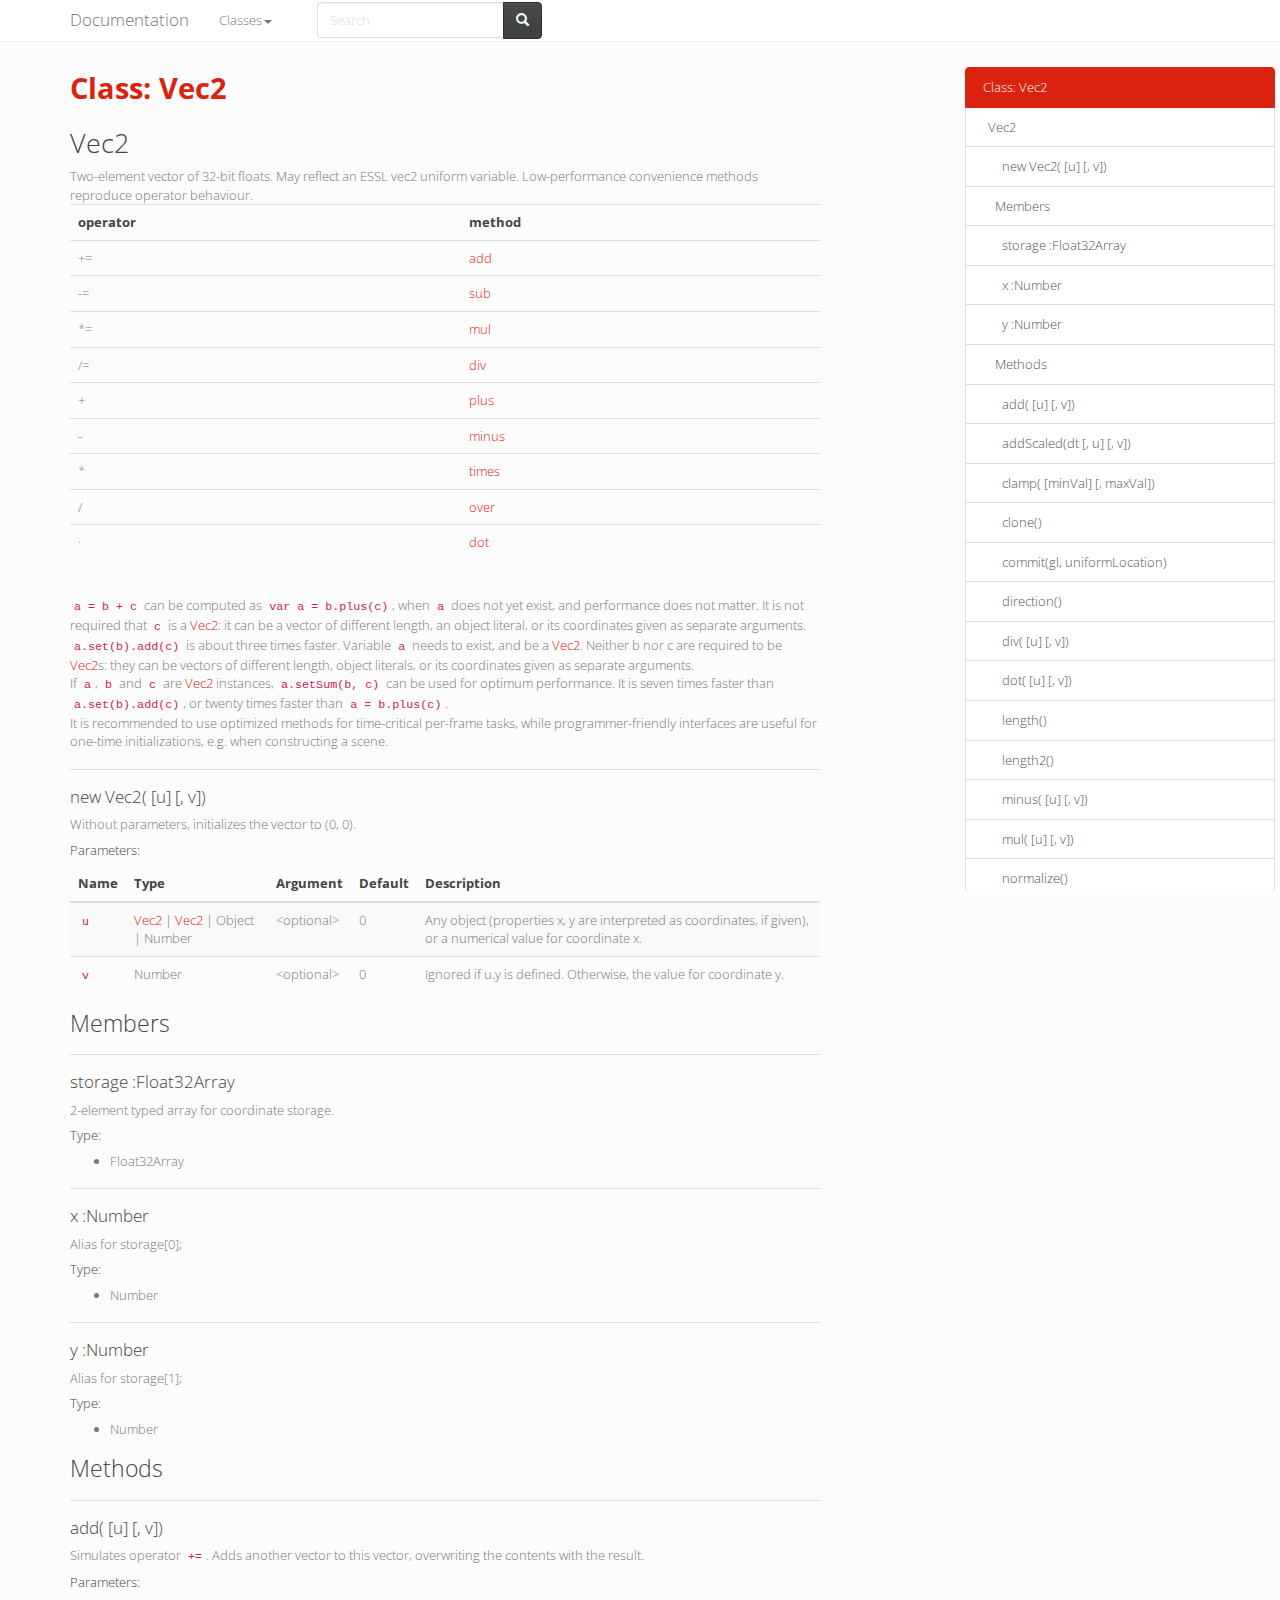
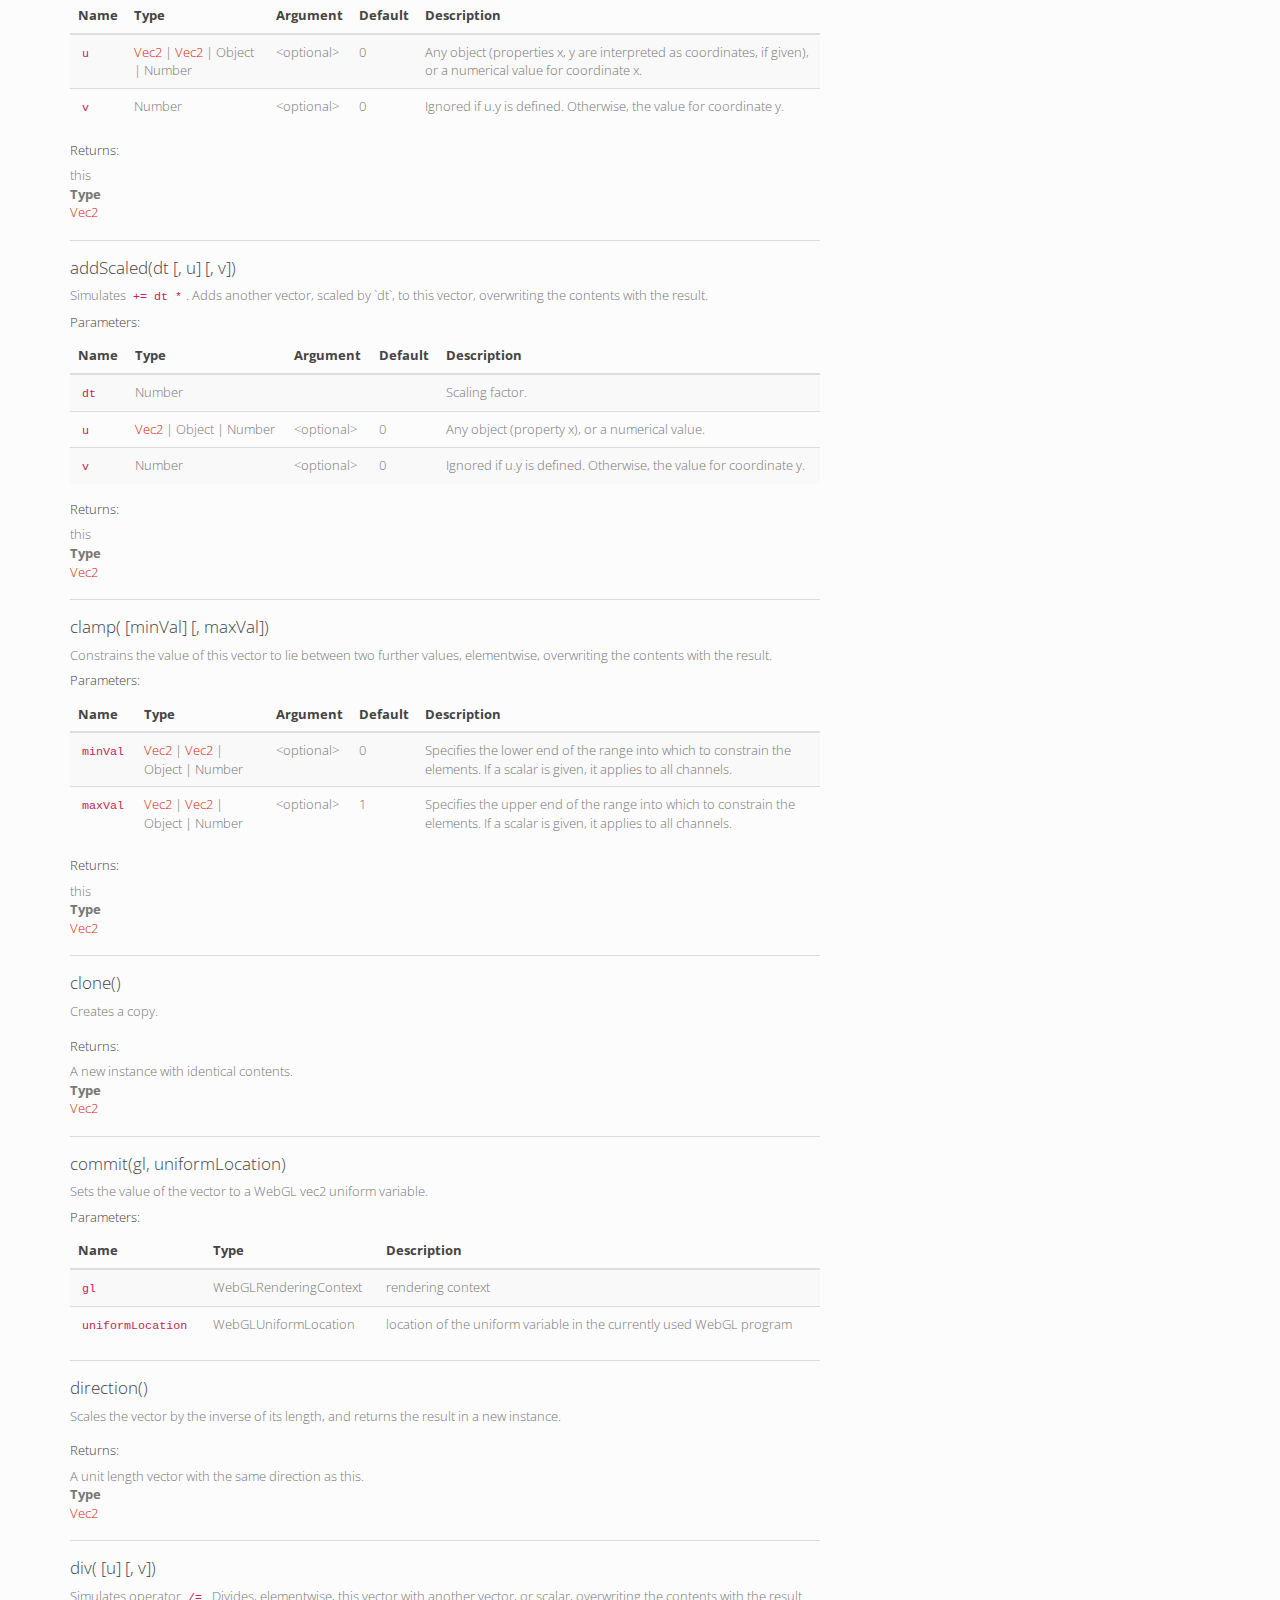
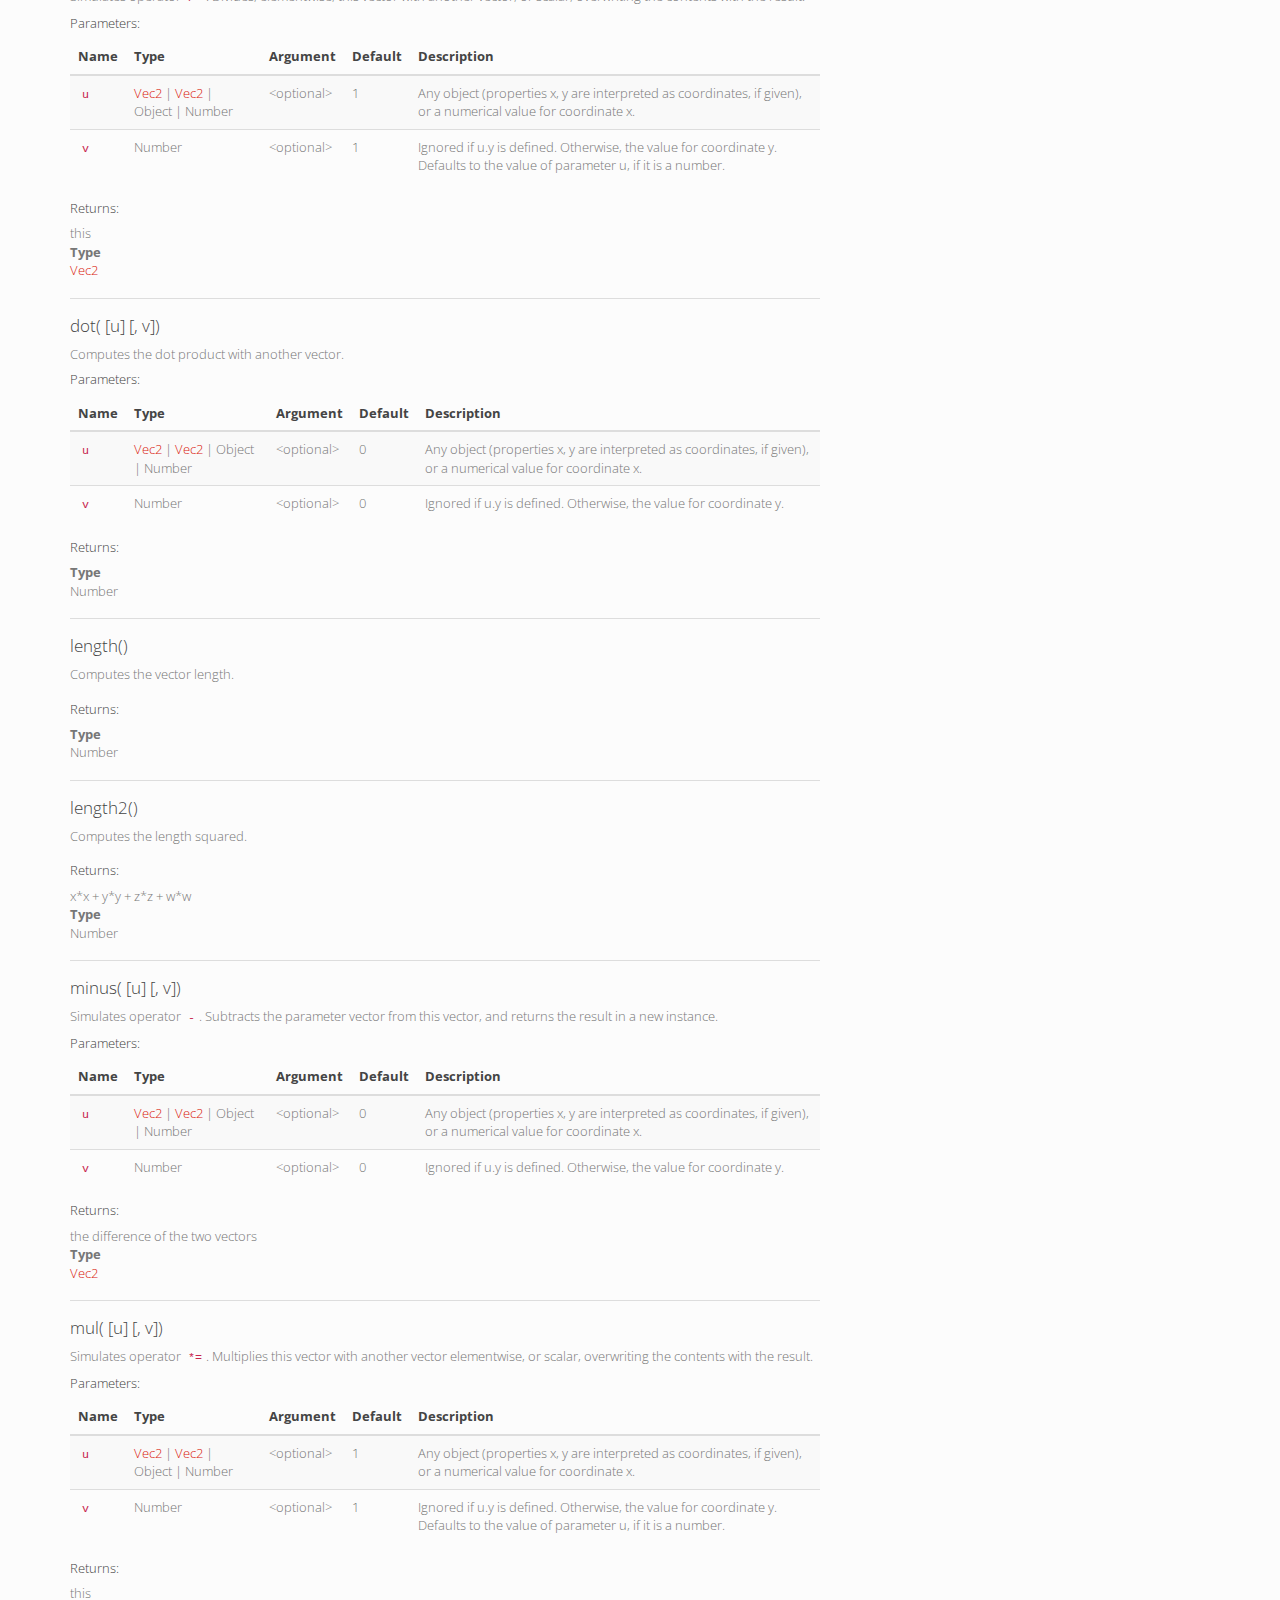
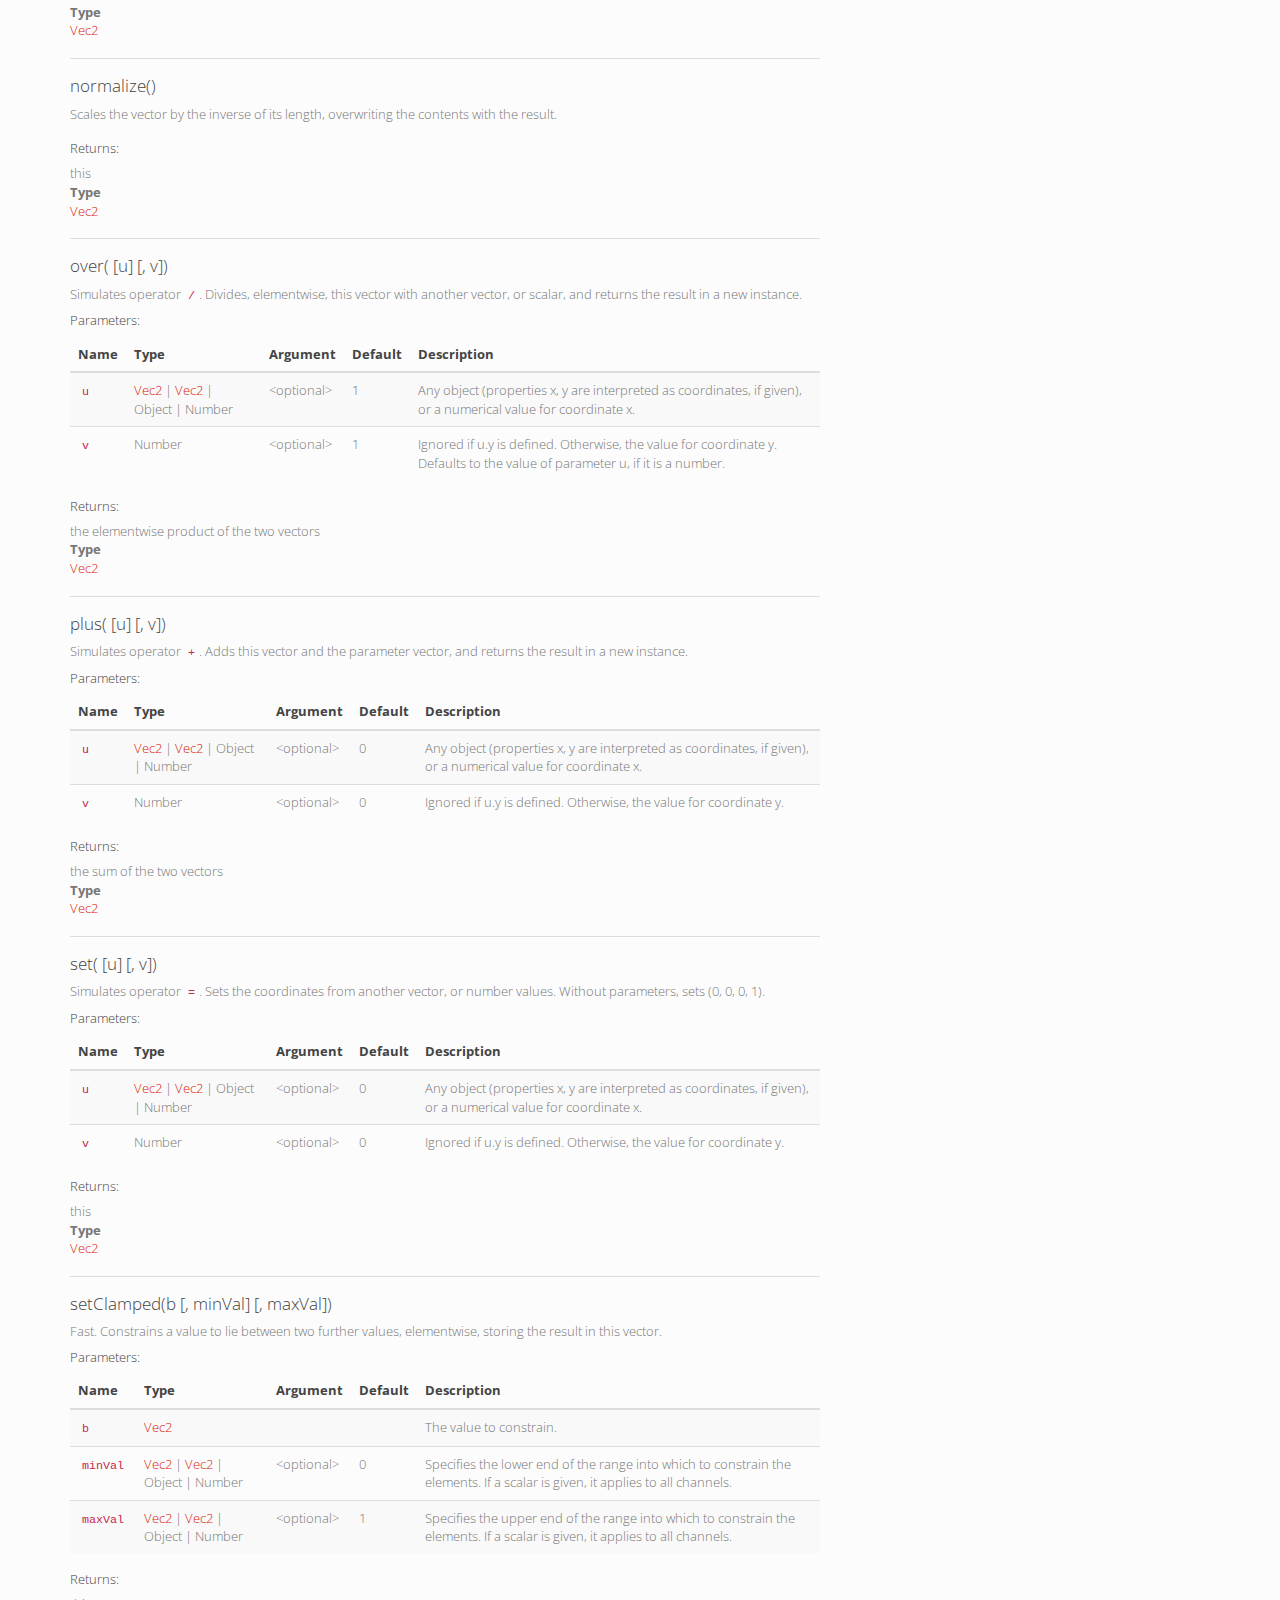
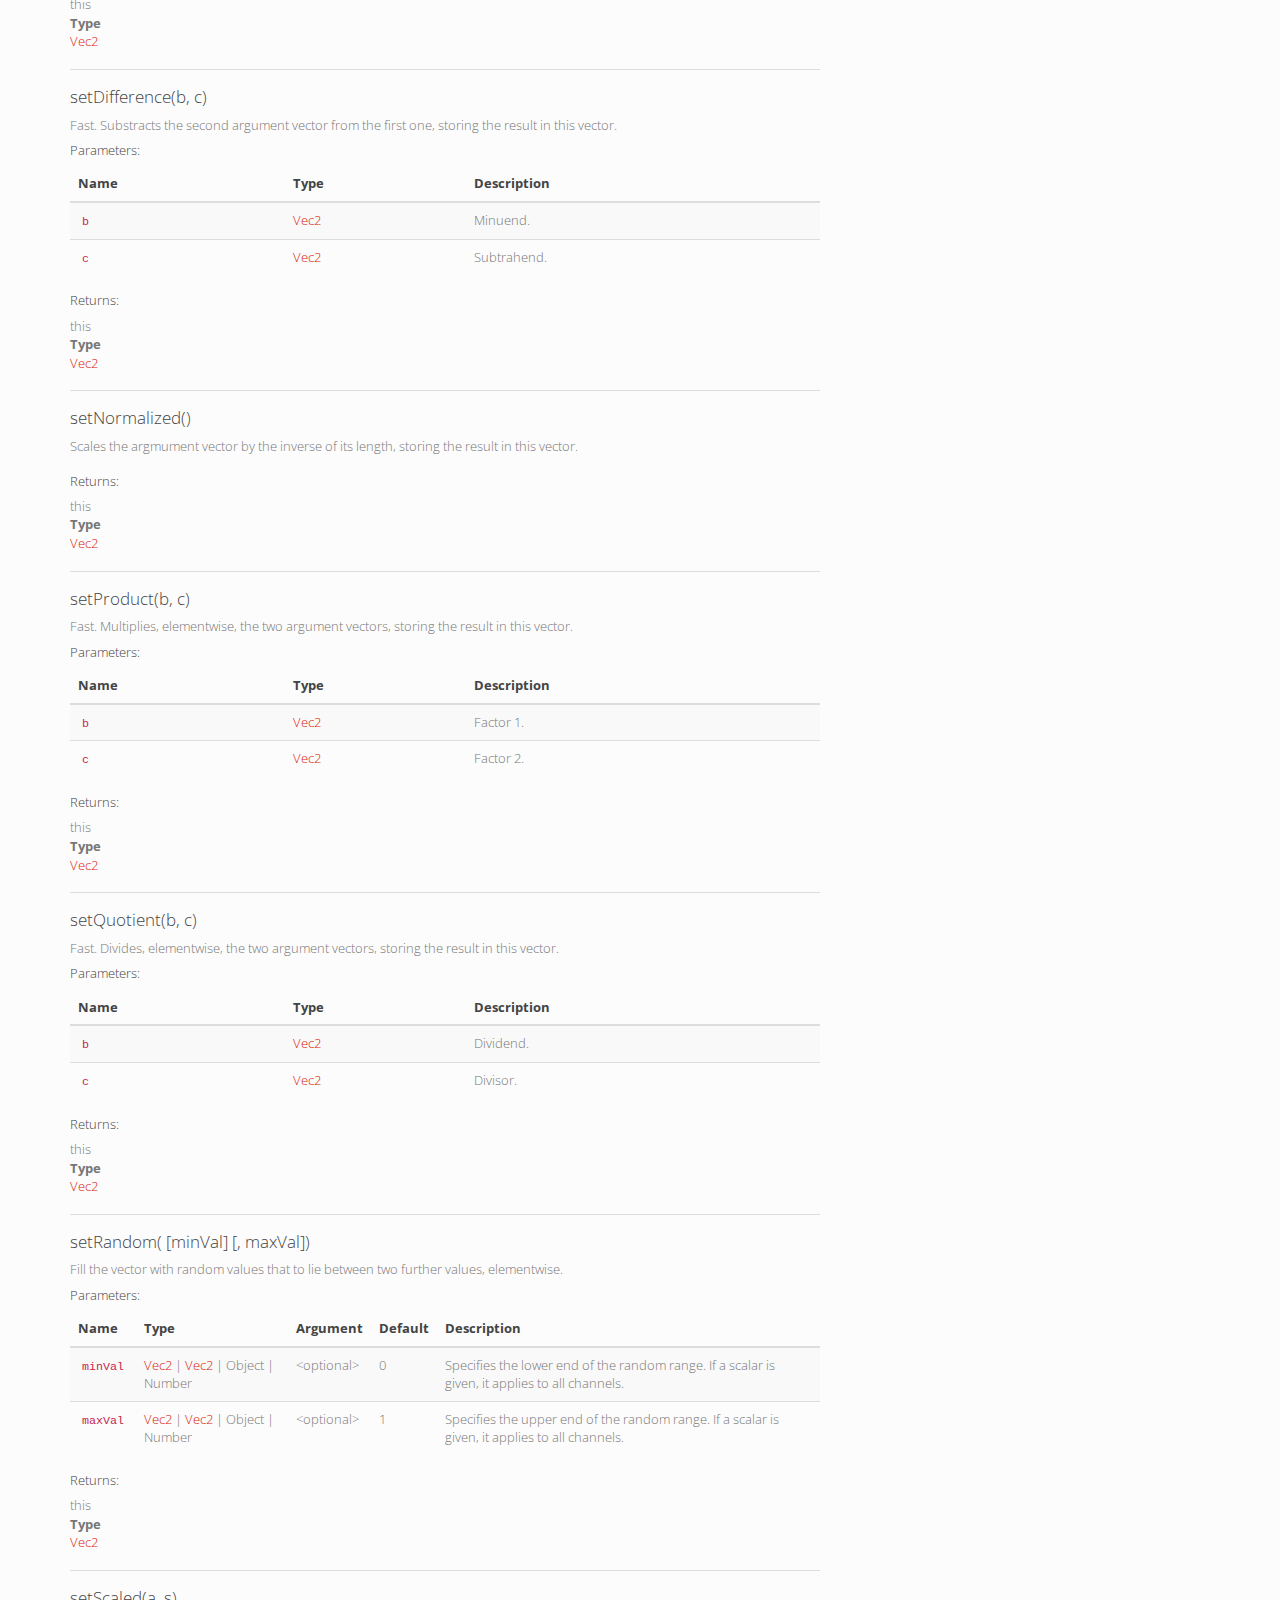
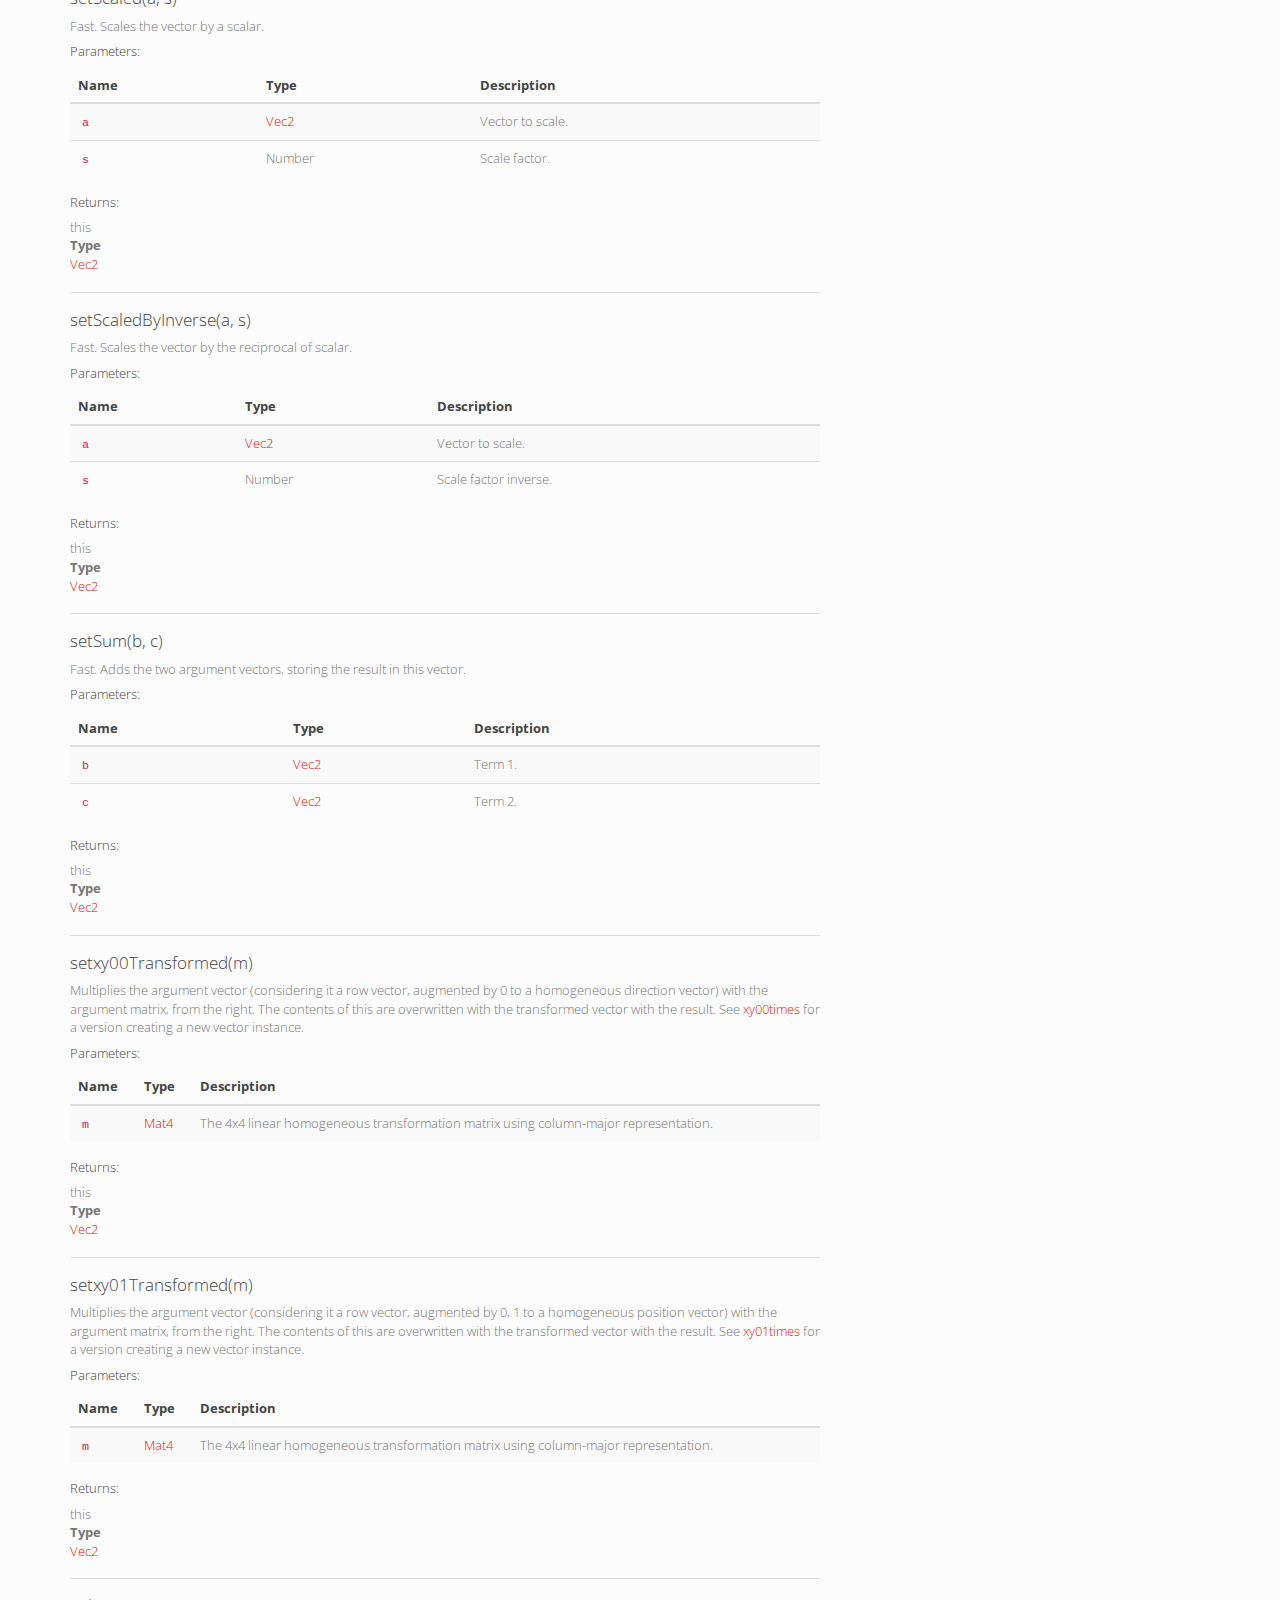
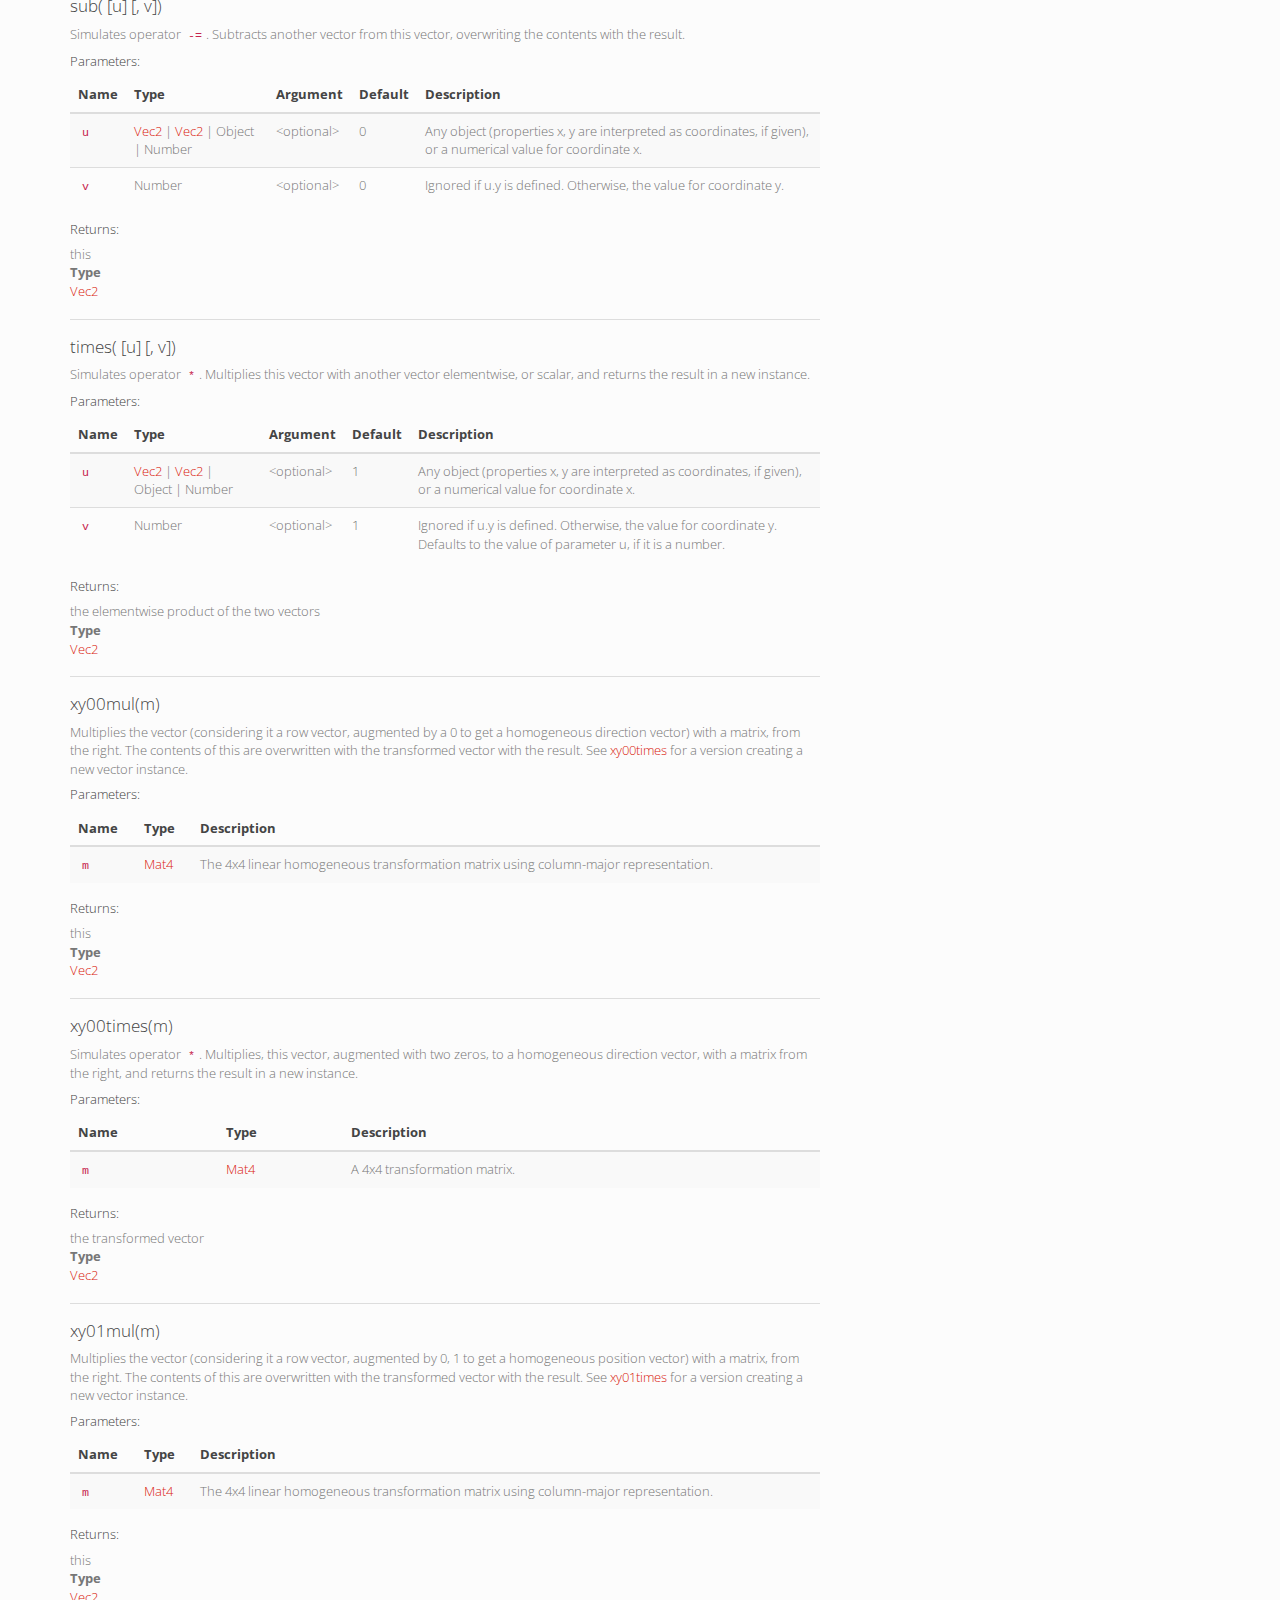
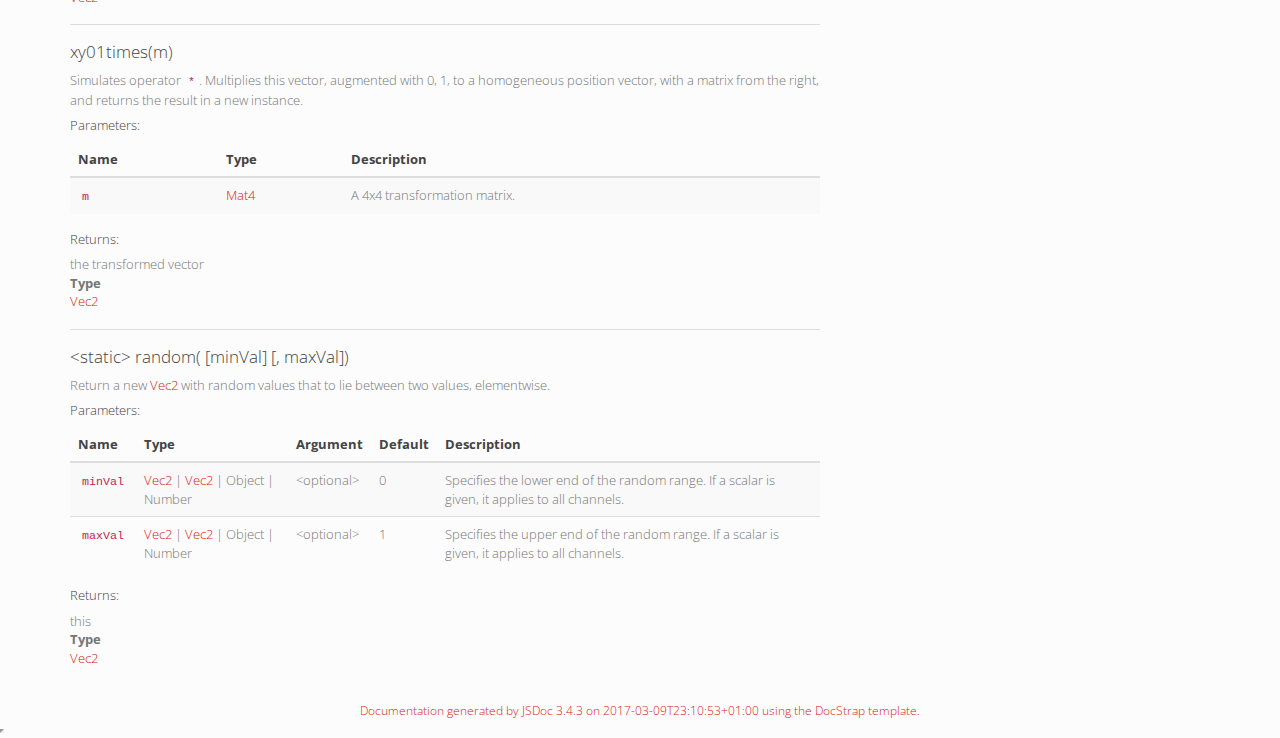
<file: WebGLMath/doc/out/Vec2.html>
<!DOCTYPE html>

<html lang="en">
<head>
	<meta charset="utf-8">
	<meta name="viewport" content="width=device-width">
	<title>Documentation Class: Vec2</title>

	<!--[if lt IE 9]>
	<script src="//html5shiv.googlecode.com/svn/trunk/html5.js"></script>
	<![endif]-->
	<link type="text/css" rel="stylesheet" href="styles/sunlight.default.css">

	<link type="text/css" rel="stylesheet" href="styles/site.simplex.css">

</head>

<body>

<div class="navbar navbar-default navbar-fixed-top ">
<div class="container">
	<div class="navbar-header">
		<a class="navbar-brand" href="index.html">Documentation</a>
		<button class="navbar-toggle" type="button" data-toggle="collapse" data-target="#topNavigation">
			<span class="icon-bar"></span>
			<span class="icon-bar"></span>
			<span class="icon-bar"></span>
        </button>
	</div>
	<div class="navbar-collapse collapse" id="topNavigation">
		<ul class="nav navbar-nav">
			
			<li class="dropdown">
				<a href="classes.list.html" class="dropdown-toggle" data-toggle="dropdown">Classes<b class="caret"></b></a>
				<ul class="dropdown-menu ">
					<li><a href="Mat4.html">Mat4</a></li><li><a href="Mat4Array.html">Mat4Array</a></li><li><a href="Sampler2D.html">Sampler2D</a></li><li><a href="Sampler2DArray.html">Sampler2DArray</a></li><li><a href="SamplerCube.html">SamplerCube</a></li><li><a href="SamplerCubeArray.html">SamplerCubeArray</a></li><li><a href="UniformReflectionFactories.html">UniformReflectionFactories</a></li><li><a href="Vec1.html">Vec1</a></li><li><a href="Vec1Array.html">Vec1Array</a></li><li><a href="Vec2.html">Vec2</a></li><li><a href="Vec2Array.html">Vec2Array</a></li><li><a href="Vec3.html">Vec3</a></li><li><a href="Vec3Array.html">Vec3Array</a></li><li><a href="Vec4.html">Vec4</a></li><li><a href="Vec4Array.html">Vec4Array</a></li><li><a href="VecArray.html">VecArray</a></li>
				</ul>
			</li>
			
		</ul>
        
            <div class="col-sm-3 col-md-3">
                <form class="navbar-form" role="search">
                    <div class="input-group">
                        <input type="text" class="form-control" placeholder="Search" name="q" id="search-input">
                        <div class="input-group-btn">
                            <button class="btn btn-default" id="search-submit"><i class="glyphicon glyphicon-search"></i></button>
                        </div>
                    </div>
                </form>
            </div>
        
	</div>

</div>
</div>


<div class="container" id="toc-content">
<div class="row">

	
	<div class="col-md-8">
	
		<div id="main">
			

	<h1 class="page-title">Class: Vec2</h1>
<section>

<header>
    
        <h2>
        Vec2
        </h2>
        
            <div class="class-description">Two-element vector of 32-bit floats. May reflect an ESSL vec2 uniform variable.Low-performance convenience methods reproduce operator behaviour.<table><tr><th>operator</th><th>method</th></tr><tr><td>+=</td><td><a href="Vec2.html#add">add</a></td></tr><tr><td>-=</td><td><a href="Vec2.html#sub">sub</a></td></tr><tr><td>*=</td><td><a href="Vec2.html#mul">mul</a></td></tr><tr><td>/=</td><td><a href="Vec2.html#div">div</a></td></tr> <tr><td>+</td><td><a href="Vec2.html#plus">plus</a></td></tr><tr><td>-</td><td><a href="Vec2.html#minus">minus</a></td></tr><tr><td>*</td><td><a href="Vec2.html#times">times</a></td></tr><tr><td>/</td><td><a href="Vec2.html#over">over</a></td></tr><tr><td>&middot;</td><td><a href="Vec2.html#dot">dot</a></td></tr> </table><BR> <code>a = b + c</code> can be computed as <code>var a = b.plus(c)</code>, when <code>a</code> does not yet exist, and performance does not matter. It is not required that <code>c</code> is a <a href="Vec2.html">Vec2</a>: it can be a vector of different length, an object literal, or its coordinates given as separate arguments.<BR> <code>a.set(b).add(c)</code> is about three times faster. Variable <code>a</code> needs to exist, and be a <a href="Vec2.html">Vec2</a>. Neither b nor c are required to be <a href="Vec2.html">Vec2</a>s: they can be vectors of different length, object literals, or its coordinates given as separate arguments.<BR> If <code>a</code>, <code>b</code> and <code>c</code> are <a href="Vec2.html">Vec2</a> instances, <code>a.setSum(b, c)</code> can be used for optimum performance. It is seven times faster than <code>a.set(b).add(c)</code>, or twenty times faster than <code>a = b.plus(c)</code>.<BR> It is recommended to use optimized methods for time-critical per-frame tasks, while programmer-friendly interfaces are useful for one-time initializations, e.g. when constructing a scene.</div>
        
    
</header>


<article>
    <div class="container-overview">
    
        
<hr>
<dt>
    <h4 class="name" id="Vec2"><span class="type-signature"></span>new Vec2( [u] [, v])</h4>
    
    
</dt>
<dd>

    
    <div class="description">
        Without parameters, initializes the vector to (0, 0).
    </div>
    

    

    

    
    
        <h5>Parameters:</h5>
        

<table class="params table table-striped">
    <thead>
    <tr>
        
        <th>Name</th>
        

        <th>Type</th>

        
        <th>Argument</th>
        

        
        <th>Default</th>
        

        <th class="last">Description</th>
    </tr>
    </thead>

    <tbody>
    

        <tr>
            
                <td class="name"><code>u</code></td>
            

            <td class="type">
            
                
<span class="param-type"><a href="Vec2.html">Vec2</a></span>
|

<span class="param-type"><a href="Vec2.html">Vec2</a></span>
|

<span class="param-type">Object</span>
|

<span class="param-type">Number</span>



            
            </td>

            
                <td class="attributes">
                
                    &lt;optional><br>
                

                

                
                </td>
            

            
                <td class="default">
                
                    0
                
                </td>
            

            <td class="description last">Any object (properties x, y are interpreted as coordinates, if given), or a numerical value for coordinate x.</td>
        </tr>

    

        <tr>
            
                <td class="name"><code>v</code></td>
            

            <td class="type">
            
                
<span class="param-type">Number</span>



            
            </td>

            
                <td class="attributes">
                
                    &lt;optional><br>
                

                

                
                </td>
            

            
                <td class="default">
                
                    0
                
                </td>
            

            <td class="description last">Ignored if u.y is defined. Otherwise, the value for coordinate y.</td>
        </tr>

    
    </tbody>
</table>

    

    
<dl class="details">
    

	

	

	

    

    

    

    

	

	

	

	

	



	

	

	

	
</dl>


    

    

    

    

    

    

    
</dd>

    
    </div>

    

    

    

    

    

    
        <h3 class="subsection-title">Members</h3>

        <dl>
            
<hr>
<dt class="name" id="storage">
    <h4 id="storage"><span class="type-signature"></span>storage<span class="type-signature"> :Float32Array</span></h4>

    
</dt>
<dd>
    
    <div class="description">
        2-element typed array for coordinate storage.
    </div>
    

    
        <h5>Type:</h5>
        <ul>
            <li>
                
<span class="param-type">Float32Array</span>



            </li>
        </ul>
    

    
<dl class="details">
    

	

	

	

    

    

    

    

	

	

	

	

	



	

	

	

	
</dl>


    
</dd>

        
            
<hr>
<dt class="name" id="x">
    <h4 id="x"><span class="type-signature"></span>x<span class="type-signature"> :Number</span></h4>

    
</dt>
<dd>
    
    <div class="description">
        Alias for storage[0];
    </div>
    

    
        <h5>Type:</h5>
        <ul>
            <li>
                
<span class="param-type">Number</span>



            </li>
        </ul>
    

    
<dl class="details">
    

	

	

	

    

    

    

    

	

	

	

	

	



	

	

	

	
</dl>


    
</dd>

        
            
<hr>
<dt class="name" id="y">
    <h4 id="y"><span class="type-signature"></span>y<span class="type-signature"> :Number</span></h4>

    
</dt>
<dd>
    
    <div class="description">
        Alias for storage[1];
    </div>
    

    
        <h5>Type:</h5>
        <ul>
            <li>
                
<span class="param-type">Number</span>



            </li>
        </ul>
    

    
<dl class="details">
    

	

	

	

    

    

    

    

	

	

	

	

	



	

	

	

	
</dl>


    
</dd>

        </dl>
    

    
        <h3 class="subsection-title">Methods</h3>

        <dl>
            
<hr>
<dt>
    <h4 class="name" id="add"><span class="type-signature"></span>add( [u] [, v])</h4>
    
    
</dt>
<dd>

    
    <div class="description">
        Simulates operator <code>+=</code>. Adds another vector to this vector, overwriting the contents with the result.
    </div>
    

    

    

    
    
        <h5>Parameters:</h5>
        

<table class="params table table-striped">
    <thead>
    <tr>
        
        <th>Name</th>
        

        <th>Type</th>

        
        <th>Argument</th>
        

        
        <th>Default</th>
        

        <th class="last">Description</th>
    </tr>
    </thead>

    <tbody>
    

        <tr>
            
                <td class="name"><code>u</code></td>
            

            <td class="type">
            
                
<span class="param-type"><a href="Vec2.html">Vec2</a></span>
|

<span class="param-type"><a href="Vec2.html">Vec2</a></span>
|

<span class="param-type">Object</span>
|

<span class="param-type">Number</span>



            
            </td>

            
                <td class="attributes">
                
                    &lt;optional><br>
                

                

                
                </td>
            

            
                <td class="default">
                
                    0
                
                </td>
            

            <td class="description last">Any object (properties x, y are interpreted as coordinates, if given), or a numerical value for coordinate x.</td>
        </tr>

    

        <tr>
            
                <td class="name"><code>v</code></td>
            

            <td class="type">
            
                
<span class="param-type">Number</span>



            
            </td>

            
                <td class="attributes">
                
                    &lt;optional><br>
                

                

                
                </td>
            

            
                <td class="default">
                
                    0
                
                </td>
            

            <td class="description last">Ignored if u.y is defined. Otherwise, the value for coordinate y.</td>
        </tr>

    
    </tbody>
</table>

    

    
<dl class="details">
    

	

	

	

    

    

    

    

	

	

	

	

	



	

	

	

	
</dl>


    

    

    

    

    

    
    <h5>Returns:</h5>
    
            
<div class="param-desc">
    this
</div>



<dl>
    <dt>
        Type
    </dt>
    <dd>
        
<span class="param-type"><a href="Vec2.html">Vec2</a></span>



    </dd>
</dl>


        

    
</dd>

        
            
<hr>
<dt>
    <h4 class="name" id="addScaled"><span class="type-signature"></span>addScaled(dt [, u] [, v])</h4>
    
    
</dt>
<dd>

    
    <div class="description">
        Simulates <code>+= dt *</code>. Adds another vector, scaled by `dt`, to this vector, overwriting the contents with the result.
    </div>
    

    

    

    
    
        <h5>Parameters:</h5>
        

<table class="params table table-striped">
    <thead>
    <tr>
        
        <th>Name</th>
        

        <th>Type</th>

        
        <th>Argument</th>
        

        
        <th>Default</th>
        

        <th class="last">Description</th>
    </tr>
    </thead>

    <tbody>
    

        <tr>
            
                <td class="name"><code>dt</code></td>
            

            <td class="type">
            
                
<span class="param-type">Number</span>



            
            </td>

            
                <td class="attributes">
                

                

                
                </td>
            

            
                <td class="default">
                
                </td>
            

            <td class="description last">Scaling factor.</td>
        </tr>

    

        <tr>
            
                <td class="name"><code>u</code></td>
            

            <td class="type">
            
                
<span class="param-type"><a href="Vec2.html">Vec2</a></span>
|

<span class="param-type">Object</span>
|

<span class="param-type">Number</span>



            
            </td>

            
                <td class="attributes">
                
                    &lt;optional><br>
                

                

                
                </td>
            

            
                <td class="default">
                
                    0
                
                </td>
            

            <td class="description last">Any object (property x), or a numerical value.</td>
        </tr>

    

        <tr>
            
                <td class="name"><code>v</code></td>
            

            <td class="type">
            
                
<span class="param-type">Number</span>



            
            </td>

            
                <td class="attributes">
                
                    &lt;optional><br>
                

                

                
                </td>
            

            
                <td class="default">
                
                    0
                
                </td>
            

            <td class="description last">Ignored if u.y is defined. Otherwise, the value for coordinate y.</td>
        </tr>

    
    </tbody>
</table>

    

    
<dl class="details">
    

	

	

	

    

    

    

    

	

	

	

	

	



	

	

	

	
</dl>


    

    

    

    

    

    
    <h5>Returns:</h5>
    
            
<div class="param-desc">
    this
</div>



<dl>
    <dt>
        Type
    </dt>
    <dd>
        
<span class="param-type"><a href="Vec2.html">Vec2</a></span>



    </dd>
</dl>


        

    
</dd>

        
            
<hr>
<dt>
    <h4 class="name" id="clamp"><span class="type-signature"></span>clamp( [minVal] [, maxVal])</h4>
    
    
</dt>
<dd>

    
    <div class="description">
        Constrains the value of this vector to lie between two further values, elementwise, overwriting the contents with the result.
    </div>
    

    

    

    
    
        <h5>Parameters:</h5>
        

<table class="params table table-striped">
    <thead>
    <tr>
        
        <th>Name</th>
        

        <th>Type</th>

        
        <th>Argument</th>
        

        
        <th>Default</th>
        

        <th class="last">Description</th>
    </tr>
    </thead>

    <tbody>
    

        <tr>
            
                <td class="name"><code>minVal</code></td>
            

            <td class="type">
            
                
<span class="param-type"><a href="Vec2.html">Vec2</a></span>
|

<span class="param-type"><a href="Vec2.html">Vec2</a></span>
|

<span class="param-type">Object</span>
|

<span class="param-type">Number</span>



            
            </td>

            
                <td class="attributes">
                
                    &lt;optional><br>
                

                

                
                </td>
            

            
                <td class="default">
                
                    0
                
                </td>
            

            <td class="description last">Specifies the lower end of the range into which to constrain the elements. If a scalar is given, it applies to all channels.</td>
        </tr>

    

        <tr>
            
                <td class="name"><code>maxVal</code></td>
            

            <td class="type">
            
                
<span class="param-type"><a href="Vec2.html">Vec2</a></span>
|

<span class="param-type"><a href="Vec2.html">Vec2</a></span>
|

<span class="param-type">Object</span>
|

<span class="param-type">Number</span>



            
            </td>

            
                <td class="attributes">
                
                    &lt;optional><br>
                

                

                
                </td>
            

            
                <td class="default">
                
                    1
                
                </td>
            

            <td class="description last">Specifies the upper end of the range into which to constrain the elements. If a scalar is given, it applies to all channels.</td>
        </tr>

    
    </tbody>
</table>

    

    
<dl class="details">
    

	

	

	

    

    

    

    

	

	

	

	

	



	

	

	

	
</dl>


    

    

    

    

    

    
    <h5>Returns:</h5>
    
            
<div class="param-desc">
    this
</div>



<dl>
    <dt>
        Type
    </dt>
    <dd>
        
<span class="param-type"><a href="Vec2.html">Vec2</a></span>



    </dd>
</dl>


        

    
</dd>

        
            
<hr>
<dt>
    <h4 class="name" id="clone"><span class="type-signature"></span>clone()</h4>
    
    
</dt>
<dd>

    
    <div class="description">
        Creates a copy.
    </div>
    

    

    

    
    

    
<dl class="details">
    

	

	

	

    

    

    

    

	

	

	

	

	



	

	

	

	
</dl>


    

    

    

    

    

    
    <h5>Returns:</h5>
    
            
<div class="param-desc">
    A new instance with identical contents.
</div>



<dl>
    <dt>
        Type
    </dt>
    <dd>
        
<span class="param-type"><a href="Vec2.html">Vec2</a></span>



    </dd>
</dl>


        

    
</dd>

        
            
<hr>
<dt>
    <h4 class="name" id="commit"><span class="type-signature"></span>commit(gl, uniformLocation)</h4>
    
    
</dt>
<dd>

    
    <div class="description">
        Sets the value of the vector to a WebGL vec2 uniform variable.
    </div>
    

    

    

    
    
        <h5>Parameters:</h5>
        

<table class="params table table-striped">
    <thead>
    <tr>
        
        <th>Name</th>
        

        <th>Type</th>

        

        

        <th class="last">Description</th>
    </tr>
    </thead>

    <tbody>
    

        <tr>
            
                <td class="name"><code>gl</code></td>
            

            <td class="type">
            
                
<span class="param-type">WebGLRenderingContext</span>



            
            </td>

            

            

            <td class="description last">rendering context</td>
        </tr>

    

        <tr>
            
                <td class="name"><code>uniformLocation</code></td>
            

            <td class="type">
            
                
<span class="param-type">WebGLUniformLocation</span>



            
            </td>

            

            

            <td class="description last">location of the uniform variable in the currently used WebGL program</td>
        </tr>

    
    </tbody>
</table>

    

    
<dl class="details">
    

	

	

	

    

    

    

    

	

	

	

	

	



	

	

	

	
</dl>


    

    

    

    

    

    

    
</dd>

        
            
<hr>
<dt>
    <h4 class="name" id="direction"><span class="type-signature"></span>direction()</h4>
    
    
</dt>
<dd>

    
    <div class="description">
        Scales the vector by the inverse of its length, and returns the result in a new instance.
    </div>
    

    

    

    
    

    
<dl class="details">
    

	

	

	

    

    

    

    

	

	

	

	

	



	

	

	

	
</dl>


    

    

    

    

    

    
    <h5>Returns:</h5>
    
            
<div class="param-desc">
    A unit length vector with the same direction as this.
</div>



<dl>
    <dt>
        Type
    </dt>
    <dd>
        
<span class="param-type"><a href="Vec2.html">Vec2</a></span>



    </dd>
</dl>


        

    
</dd>

        
            
<hr>
<dt>
    <h4 class="name" id="div"><span class="type-signature"></span>div( [u] [, v])</h4>
    
    
</dt>
<dd>

    
    <div class="description">
        Simulates operator <code>/=</code>. Divides, elementwise, this vector with another vector, or scalar, overwriting the contents with the result.
    </div>
    

    

    

    
    
        <h5>Parameters:</h5>
        

<table class="params table table-striped">
    <thead>
    <tr>
        
        <th>Name</th>
        

        <th>Type</th>

        
        <th>Argument</th>
        

        
        <th>Default</th>
        

        <th class="last">Description</th>
    </tr>
    </thead>

    <tbody>
    

        <tr>
            
                <td class="name"><code>u</code></td>
            

            <td class="type">
            
                
<span class="param-type"><a href="Vec2.html">Vec2</a></span>
|

<span class="param-type"><a href="Vec2.html">Vec2</a></span>
|

<span class="param-type">Object</span>
|

<span class="param-type">Number</span>



            
            </td>

            
                <td class="attributes">
                
                    &lt;optional><br>
                

                

                
                </td>
            

            
                <td class="default">
                
                    1
                
                </td>
            

            <td class="description last">Any object (properties x, y are interpreted as coordinates, if given), or a numerical value for coordinate x.</td>
        </tr>

    

        <tr>
            
                <td class="name"><code>v</code></td>
            

            <td class="type">
            
                
<span class="param-type">Number</span>



            
            </td>

            
                <td class="attributes">
                
                    &lt;optional><br>
                

                

                
                </td>
            

            
                <td class="default">
                
                    1
                
                </td>
            

            <td class="description last">Ignored if u.y is defined. Otherwise, the value for coordinate y. Defaults to the value of parameter u, if it is a number.</td>
        </tr>

    
    </tbody>
</table>

    

    
<dl class="details">
    

	

	

	

    

    

    

    

	

	

	

	

	



	

	

	

	
</dl>


    

    

    

    

    

    
    <h5>Returns:</h5>
    
            
<div class="param-desc">
    this
</div>



<dl>
    <dt>
        Type
    </dt>
    <dd>
        
<span class="param-type"><a href="Vec2.html">Vec2</a></span>



    </dd>
</dl>


        

    
</dd>

        
            
<hr>
<dt>
    <h4 class="name" id="dot"><span class="type-signature"></span>dot( [u] [, v])</h4>
    
    
</dt>
<dd>

    
    <div class="description">
        Computes the dot product with another vector.
    </div>
    

    

    

    
    
        <h5>Parameters:</h5>
        

<table class="params table table-striped">
    <thead>
    <tr>
        
        <th>Name</th>
        

        <th>Type</th>

        
        <th>Argument</th>
        

        
        <th>Default</th>
        

        <th class="last">Description</th>
    </tr>
    </thead>

    <tbody>
    

        <tr>
            
                <td class="name"><code>u</code></td>
            

            <td class="type">
            
                
<span class="param-type"><a href="Vec2.html">Vec2</a></span>
|

<span class="param-type"><a href="Vec2.html">Vec2</a></span>
|

<span class="param-type">Object</span>
|

<span class="param-type">Number</span>



            
            </td>

            
                <td class="attributes">
                
                    &lt;optional><br>
                

                

                
                </td>
            

            
                <td class="default">
                
                    0
                
                </td>
            

            <td class="description last">Any object (properties x, y are interpreted as coordinates, if given), or a numerical value for coordinate x.</td>
        </tr>

    

        <tr>
            
                <td class="name"><code>v</code></td>
            

            <td class="type">
            
                
<span class="param-type">Number</span>



            
            </td>

            
                <td class="attributes">
                
                    &lt;optional><br>
                

                

                
                </td>
            

            
                <td class="default">
                
                    0
                
                </td>
            

            <td class="description last">Ignored if u.y is defined. Otherwise, the value for coordinate y.</td>
        </tr>

    
    </tbody>
</table>

    

    
<dl class="details">
    

	

	

	

    

    

    

    

	

	

	

	

	



	

	

	

	
</dl>


    

    

    

    

    

    
    <h5>Returns:</h5>
    
            


<dl>
    <dt>
        Type
    </dt>
    <dd>
        
<span class="param-type">Number</span>



    </dd>
</dl>


        

    
</dd>

        
            
<hr>
<dt>
    <h4 class="name" id="length"><span class="type-signature"></span>length()</h4>
    
    
</dt>
<dd>

    
    <div class="description">
        Computes the vector length.
    </div>
    

    

    

    
    

    
<dl class="details">
    

	

	

	

    

    

    

    

	

	

	

	

	



	

	

	

	
</dl>


    

    

    

    

    

    
    <h5>Returns:</h5>
    
            


<dl>
    <dt>
        Type
    </dt>
    <dd>
        
<span class="param-type">Number</span>



    </dd>
</dl>


        

    
</dd>

        
            
<hr>
<dt>
    <h4 class="name" id="length2"><span class="type-signature"></span>length2()</h4>
    
    
</dt>
<dd>

    
    <div class="description">
        Computes the length squared.
    </div>
    

    

    

    
    

    
<dl class="details">
    

	

	

	

    

    

    

    

	

	

	

	

	



	

	

	

	
</dl>


    

    

    

    

    

    
    <h5>Returns:</h5>
    
            
<div class="param-desc">
    x*x + y*y + z*z + w*w
</div>



<dl>
    <dt>
        Type
    </dt>
    <dd>
        
<span class="param-type">Number</span>



    </dd>
</dl>


        

    
</dd>

        
            
<hr>
<dt>
    <h4 class="name" id="minus"><span class="type-signature"></span>minus( [u] [, v])</h4>
    
    
</dt>
<dd>

    
    <div class="description">
        Simulates operator <code>-</code>. Subtracts the parameter vector from this vector, and returns the result in a new instance.
    </div>
    

    

    

    
    
        <h5>Parameters:</h5>
        

<table class="params table table-striped">
    <thead>
    <tr>
        
        <th>Name</th>
        

        <th>Type</th>

        
        <th>Argument</th>
        

        
        <th>Default</th>
        

        <th class="last">Description</th>
    </tr>
    </thead>

    <tbody>
    

        <tr>
            
                <td class="name"><code>u</code></td>
            

            <td class="type">
            
                
<span class="param-type"><a href="Vec2.html">Vec2</a></span>
|

<span class="param-type"><a href="Vec2.html">Vec2</a></span>
|

<span class="param-type">Object</span>
|

<span class="param-type">Number</span>



            
            </td>

            
                <td class="attributes">
                
                    &lt;optional><br>
                

                

                
                </td>
            

            
                <td class="default">
                
                    0
                
                </td>
            

            <td class="description last">Any object (properties x, y are interpreted as coordinates, if given), or a numerical value for coordinate x.</td>
        </tr>

    

        <tr>
            
                <td class="name"><code>v</code></td>
            

            <td class="type">
            
                
<span class="param-type">Number</span>



            
            </td>

            
                <td class="attributes">
                
                    &lt;optional><br>
                

                

                
                </td>
            

            
                <td class="default">
                
                    0
                
                </td>
            

            <td class="description last">Ignored if u.y is defined. Otherwise, the value for coordinate y.</td>
        </tr>

    
    </tbody>
</table>

    

    
<dl class="details">
    

	

	

	

    

    

    

    

	

	

	

	

	



	

	

	

	
</dl>


    

    

    

    

    

    
    <h5>Returns:</h5>
    
            
<div class="param-desc">
    the difference of the two vectors
</div>



<dl>
    <dt>
        Type
    </dt>
    <dd>
        
<span class="param-type"><a href="Vec2.html">Vec2</a></span>



    </dd>
</dl>


        

    
</dd>

        
            
<hr>
<dt>
    <h4 class="name" id="mul"><span class="type-signature"></span>mul( [u] [, v])</h4>
    
    
</dt>
<dd>

    
    <div class="description">
        Simulates operator <code>*=</code>. Multiplies this vector with another vector elementwise, or scalar, overwriting the contents with the result.
    </div>
    

    

    

    
    
        <h5>Parameters:</h5>
        

<table class="params table table-striped">
    <thead>
    <tr>
        
        <th>Name</th>
        

        <th>Type</th>

        
        <th>Argument</th>
        

        
        <th>Default</th>
        

        <th class="last">Description</th>
    </tr>
    </thead>

    <tbody>
    

        <tr>
            
                <td class="name"><code>u</code></td>
            

            <td class="type">
            
                
<span class="param-type"><a href="Vec2.html">Vec2</a></span>
|

<span class="param-type"><a href="Vec2.html">Vec2</a></span>
|

<span class="param-type">Object</span>
|

<span class="param-type">Number</span>



            
            </td>

            
                <td class="attributes">
                
                    &lt;optional><br>
                

                

                
                </td>
            

            
                <td class="default">
                
                    1
                
                </td>
            

            <td class="description last">Any object (properties x, y are interpreted as coordinates, if given), or a numerical value for coordinate x.</td>
        </tr>

    

        <tr>
            
                <td class="name"><code>v</code></td>
            

            <td class="type">
            
                
<span class="param-type">Number</span>



            
            </td>

            
                <td class="attributes">
                
                    &lt;optional><br>
                

                

                
                </td>
            

            
                <td class="default">
                
                    1
                
                </td>
            

            <td class="description last">Ignored if u.y is defined. Otherwise, the value for coordinate y. Defaults to the value of parameter u, if it is a number.</td>
        </tr>

    
    </tbody>
</table>

    

    
<dl class="details">
    

	

	

	

    

    

    

    

	

	

	

	

	



	

	

	

	
</dl>


    

    

    

    

    

    
    <h5>Returns:</h5>
    
            
<div class="param-desc">
    this
</div>



<dl>
    <dt>
        Type
    </dt>
    <dd>
        
<span class="param-type"><a href="Vec2.html">Vec2</a></span>



    </dd>
</dl>


        

    
</dd>

        
            
<hr>
<dt>
    <h4 class="name" id="normalize"><span class="type-signature"></span>normalize()</h4>
    
    
</dt>
<dd>

    
    <div class="description">
        Scales the vector by the inverse of its length, overwriting the contents with the result.
    </div>
    

    

    

    
    

    
<dl class="details">
    

	

	

	

    

    

    

    

	

	

	

	

	



	

	

	

	
</dl>


    

    

    

    

    

    
    <h5>Returns:</h5>
    
            
<div class="param-desc">
    this
</div>



<dl>
    <dt>
        Type
    </dt>
    <dd>
        
<span class="param-type"><a href="Vec2.html">Vec2</a></span>



    </dd>
</dl>


        

    
</dd>

        
            
<hr>
<dt>
    <h4 class="name" id="over"><span class="type-signature"></span>over( [u] [, v])</h4>
    
    
</dt>
<dd>

    
    <div class="description">
        Simulates operator <code>/</code>. Divides, elementwise, this vector with another vector, or scalar, and returns the result in a new instance.
    </div>
    

    

    

    
    
        <h5>Parameters:</h5>
        

<table class="params table table-striped">
    <thead>
    <tr>
        
        <th>Name</th>
        

        <th>Type</th>

        
        <th>Argument</th>
        

        
        <th>Default</th>
        

        <th class="last">Description</th>
    </tr>
    </thead>

    <tbody>
    

        <tr>
            
                <td class="name"><code>u</code></td>
            

            <td class="type">
            
                
<span class="param-type"><a href="Vec2.html">Vec2</a></span>
|

<span class="param-type"><a href="Vec2.html">Vec2</a></span>
|

<span class="param-type">Object</span>
|

<span class="param-type">Number</span>



            
            </td>

            
                <td class="attributes">
                
                    &lt;optional><br>
                

                

                
                </td>
            

            
                <td class="default">
                
                    1
                
                </td>
            

            <td class="description last">Any object (properties x, y are interpreted as coordinates, if given), or a numerical value for coordinate x.</td>
        </tr>

    

        <tr>
            
                <td class="name"><code>v</code></td>
            

            <td class="type">
            
                
<span class="param-type">Number</span>



            
            </td>

            
                <td class="attributes">
                
                    &lt;optional><br>
                

                

                
                </td>
            

            
                <td class="default">
                
                    1
                
                </td>
            

            <td class="description last">Ignored if u.y is defined. Otherwise, the value for coordinate y. Defaults to the value of parameter u, if it is a number.</td>
        </tr>

    
    </tbody>
</table>

    

    
<dl class="details">
    

	

	

	

    

    

    

    

	

	

	

	

	



	

	

	

	
</dl>


    

    

    

    

    

    
    <h5>Returns:</h5>
    
            
<div class="param-desc">
    the elementwise product of the two vectors
</div>



<dl>
    <dt>
        Type
    </dt>
    <dd>
        
<span class="param-type"><a href="Vec2.html">Vec2</a></span>



    </dd>
</dl>


        

    
</dd>

        
            
<hr>
<dt>
    <h4 class="name" id="plus"><span class="type-signature"></span>plus( [u] [, v])</h4>
    
    
</dt>
<dd>

    
    <div class="description">
        Simulates operator <code>+</code>. Adds this vector and the parameter vector, and returns the result in a new instance.
    </div>
    

    

    

    
    
        <h5>Parameters:</h5>
        

<table class="params table table-striped">
    <thead>
    <tr>
        
        <th>Name</th>
        

        <th>Type</th>

        
        <th>Argument</th>
        

        
        <th>Default</th>
        

        <th class="last">Description</th>
    </tr>
    </thead>

    <tbody>
    

        <tr>
            
                <td class="name"><code>u</code></td>
            

            <td class="type">
            
                
<span class="param-type"><a href="Vec2.html">Vec2</a></span>
|

<span class="param-type"><a href="Vec2.html">Vec2</a></span>
|

<span class="param-type">Object</span>
|

<span class="param-type">Number</span>



            
            </td>

            
                <td class="attributes">
                
                    &lt;optional><br>
                

                

                
                </td>
            

            
                <td class="default">
                
                    0
                
                </td>
            

            <td class="description last">Any object (properties x, y are interpreted as coordinates, if given), or a numerical value for coordinate x.</td>
        </tr>

    

        <tr>
            
                <td class="name"><code>v</code></td>
            

            <td class="type">
            
                
<span class="param-type">Number</span>



            
            </td>

            
                <td class="attributes">
                
                    &lt;optional><br>
                

                

                
                </td>
            

            
                <td class="default">
                
                    0
                
                </td>
            

            <td class="description last">Ignored if u.y is defined. Otherwise, the value for coordinate y.</td>
        </tr>

    
    </tbody>
</table>

    

    
<dl class="details">
    

	

	

	

    

    

    

    

	

	

	

	

	



	

	

	

	
</dl>


    

    

    

    

    

    
    <h5>Returns:</h5>
    
            
<div class="param-desc">
    the sum of the two vectors
</div>



<dl>
    <dt>
        Type
    </dt>
    <dd>
        
<span class="param-type"><a href="Vec2.html">Vec2</a></span>



    </dd>
</dl>


        

    
</dd>

        
            
<hr>
<dt>
    <h4 class="name" id="set"><span class="type-signature"></span>set( [u] [, v])</h4>
    
    
</dt>
<dd>

    
    <div class="description">
        Simulates operator <code>=</code>. Sets the coordinates from another vector, or number values. Without parameters, sets (0, 0, 0, 1).
    </div>
    

    

    

    
    
        <h5>Parameters:</h5>
        

<table class="params table table-striped">
    <thead>
    <tr>
        
        <th>Name</th>
        

        <th>Type</th>

        
        <th>Argument</th>
        

        
        <th>Default</th>
        

        <th class="last">Description</th>
    </tr>
    </thead>

    <tbody>
    

        <tr>
            
                <td class="name"><code>u</code></td>
            

            <td class="type">
            
                
<span class="param-type"><a href="Vec2.html">Vec2</a></span>
|

<span class="param-type"><a href="Vec2.html">Vec2</a></span>
|

<span class="param-type">Object</span>
|

<span class="param-type">Number</span>



            
            </td>

            
                <td class="attributes">
                
                    &lt;optional><br>
                

                

                
                </td>
            

            
                <td class="default">
                
                    0
                
                </td>
            

            <td class="description last">Any object (properties x, y are interpreted as coordinates, if given), or a numerical value for coordinate x.</td>
        </tr>

    

        <tr>
            
                <td class="name"><code>v</code></td>
            

            <td class="type">
            
                
<span class="param-type">Number</span>



            
            </td>

            
                <td class="attributes">
                
                    &lt;optional><br>
                

                

                
                </td>
            

            
                <td class="default">
                
                    0
                
                </td>
            

            <td class="description last">Ignored if u.y is defined. Otherwise, the value for coordinate y.</td>
        </tr>

    
    </tbody>
</table>

    

    
<dl class="details">
    

	

	

	

    

    

    

    

	

	

	

	

	



	

	

	

	
</dl>


    

    

    

    

    

    
    <h5>Returns:</h5>
    
            
<div class="param-desc">
    this
</div>



<dl>
    <dt>
        Type
    </dt>
    <dd>
        
<span class="param-type"><a href="Vec2.html">Vec2</a></span>



    </dd>
</dl>


        

    
</dd>

        
            
<hr>
<dt>
    <h4 class="name" id="setClamped"><span class="type-signature"></span>setClamped(b [, minVal] [, maxVal])</h4>
    
    
</dt>
<dd>

    
    <div class="description">
        Fast. Constrains a value to lie between two further values, elementwise, storing the result in this vector.
    </div>
    

    

    

    
    
        <h5>Parameters:</h5>
        

<table class="params table table-striped">
    <thead>
    <tr>
        
        <th>Name</th>
        

        <th>Type</th>

        
        <th>Argument</th>
        

        
        <th>Default</th>
        

        <th class="last">Description</th>
    </tr>
    </thead>

    <tbody>
    

        <tr>
            
                <td class="name"><code>b</code></td>
            

            <td class="type">
            
                
<span class="param-type"><a href="Vec2.html">Vec2</a></span>



            
            </td>

            
                <td class="attributes">
                

                

                
                </td>
            

            
                <td class="default">
                
                </td>
            

            <td class="description last">The value to constrain.</td>
        </tr>

    

        <tr>
            
                <td class="name"><code>minVal</code></td>
            

            <td class="type">
            
                
<span class="param-type"><a href="Vec2.html">Vec2</a></span>
|

<span class="param-type"><a href="Vec2.html">Vec2</a></span>
|

<span class="param-type">Object</span>
|

<span class="param-type">Number</span>



            
            </td>

            
                <td class="attributes">
                
                    &lt;optional><br>
                

                

                
                </td>
            

            
                <td class="default">
                
                    0
                
                </td>
            

            <td class="description last">Specifies the lower end of the range into which to constrain the elements. If a scalar is given, it applies to all channels.</td>
        </tr>

    

        <tr>
            
                <td class="name"><code>maxVal</code></td>
            

            <td class="type">
            
                
<span class="param-type"><a href="Vec2.html">Vec2</a></span>
|

<span class="param-type"><a href="Vec2.html">Vec2</a></span>
|

<span class="param-type">Object</span>
|

<span class="param-type">Number</span>



            
            </td>

            
                <td class="attributes">
                
                    &lt;optional><br>
                

                

                
                </td>
            

            
                <td class="default">
                
                    1
                
                </td>
            

            <td class="description last">Specifies the upper end of the range into which to constrain the elements. If a scalar is given, it applies to all channels.</td>
        </tr>

    
    </tbody>
</table>

    

    
<dl class="details">
    

	

	

	

    

    

    

    

	

	

	

	

	



	

	

	

	
</dl>


    

    

    

    

    

    
    <h5>Returns:</h5>
    
            
<div class="param-desc">
    this
</div>



<dl>
    <dt>
        Type
    </dt>
    <dd>
        
<span class="param-type"><a href="Vec2.html">Vec2</a></span>



    </dd>
</dl>


        

    
</dd>

        
            
<hr>
<dt>
    <h4 class="name" id="setDifference"><span class="type-signature"></span>setDifference(b, c)</h4>
    
    
</dt>
<dd>

    
    <div class="description">
        Fast. Substracts the second argument vector from the first one, storing the result in this vector.
    </div>
    

    

    

    
    
        <h5>Parameters:</h5>
        

<table class="params table table-striped">
    <thead>
    <tr>
        
        <th>Name</th>
        

        <th>Type</th>

        

        

        <th class="last">Description</th>
    </tr>
    </thead>

    <tbody>
    

        <tr>
            
                <td class="name"><code>b</code></td>
            

            <td class="type">
            
                
<span class="param-type"><a href="Vec2.html">Vec2</a></span>



            
            </td>

            

            

            <td class="description last">Minuend.</td>
        </tr>

    

        <tr>
            
                <td class="name"><code>c</code></td>
            

            <td class="type">
            
                
<span class="param-type"><a href="Vec2.html">Vec2</a></span>



            
            </td>

            

            

            <td class="description last">Subtrahend.</td>
        </tr>

    
    </tbody>
</table>

    

    
<dl class="details">
    

	

	

	

    

    

    

    

	

	

	

	

	



	

	

	

	
</dl>


    

    

    

    

    

    
    <h5>Returns:</h5>
    
            
<div class="param-desc">
    this
</div>



<dl>
    <dt>
        Type
    </dt>
    <dd>
        
<span class="param-type"><a href="Vec2.html">Vec2</a></span>



    </dd>
</dl>


        

    
</dd>

        
            
<hr>
<dt>
    <h4 class="name" id="setNormalized"><span class="type-signature"></span>setNormalized()</h4>
    
    
</dt>
<dd>

    
    <div class="description">
        Scales the argmument vector by the inverse of its length, storing the result in this vector.
    </div>
    

    

    

    
    

    
<dl class="details">
    

	

	

	

    

    

    

    

	

	

	

	

	



	

	

	

	
</dl>


    

    

    

    

    

    
    <h5>Returns:</h5>
    
            
<div class="param-desc">
    this
</div>



<dl>
    <dt>
        Type
    </dt>
    <dd>
        
<span class="param-type"><a href="Vec2.html">Vec2</a></span>



    </dd>
</dl>


        

    
</dd>

        
            
<hr>
<dt>
    <h4 class="name" id="setProduct"><span class="type-signature"></span>setProduct(b, c)</h4>
    
    
</dt>
<dd>

    
    <div class="description">
        Fast. Multiplies, elementwise, the two argument vectors, storing the result in this vector.
    </div>
    

    

    

    
    
        <h5>Parameters:</h5>
        

<table class="params table table-striped">
    <thead>
    <tr>
        
        <th>Name</th>
        

        <th>Type</th>

        

        

        <th class="last">Description</th>
    </tr>
    </thead>

    <tbody>
    

        <tr>
            
                <td class="name"><code>b</code></td>
            

            <td class="type">
            
                
<span class="param-type"><a href="Vec2.html">Vec2</a></span>



            
            </td>

            

            

            <td class="description last">Factor 1.</td>
        </tr>

    

        <tr>
            
                <td class="name"><code>c</code></td>
            

            <td class="type">
            
                
<span class="param-type"><a href="Vec2.html">Vec2</a></span>



            
            </td>

            

            

            <td class="description last">Factor 2.</td>
        </tr>

    
    </tbody>
</table>

    

    
<dl class="details">
    

	

	

	

    

    

    

    

	

	

	

	

	



	

	

	

	
</dl>


    

    

    

    

    

    
    <h5>Returns:</h5>
    
            
<div class="param-desc">
    this
</div>



<dl>
    <dt>
        Type
    </dt>
    <dd>
        
<span class="param-type"><a href="Vec2.html">Vec2</a></span>



    </dd>
</dl>


        

    
</dd>

        
            
<hr>
<dt>
    <h4 class="name" id="setQuotient"><span class="type-signature"></span>setQuotient(b, c)</h4>
    
    
</dt>
<dd>

    
    <div class="description">
        Fast. Divides, elementwise, the two argument vectors, storing the result in this vector.
    </div>
    

    

    

    
    
        <h5>Parameters:</h5>
        

<table class="params table table-striped">
    <thead>
    <tr>
        
        <th>Name</th>
        

        <th>Type</th>

        

        

        <th class="last">Description</th>
    </tr>
    </thead>

    <tbody>
    

        <tr>
            
                <td class="name"><code>b</code></td>
            

            <td class="type">
            
                
<span class="param-type"><a href="Vec2.html">Vec2</a></span>



            
            </td>

            

            

            <td class="description last">Dividend.</td>
        </tr>

    

        <tr>
            
                <td class="name"><code>c</code></td>
            

            <td class="type">
            
                
<span class="param-type"><a href="Vec2.html">Vec2</a></span>



            
            </td>

            

            

            <td class="description last">Divisor.</td>
        </tr>

    
    </tbody>
</table>

    

    
<dl class="details">
    

	

	

	

    

    

    

    

	

	

	

	

	



	

	

	

	
</dl>


    

    

    

    

    

    
    <h5>Returns:</h5>
    
            
<div class="param-desc">
    this
</div>



<dl>
    <dt>
        Type
    </dt>
    <dd>
        
<span class="param-type"><a href="Vec2.html">Vec2</a></span>



    </dd>
</dl>


        

    
</dd>

        
            
<hr>
<dt>
    <h4 class="name" id="setRandom"><span class="type-signature"></span>setRandom( [minVal] [, maxVal])</h4>
    
    
</dt>
<dd>

    
    <div class="description">
        Fill the vector with random values that to lie between two further values, elementwise.
    </div>
    

    

    

    
    
        <h5>Parameters:</h5>
        

<table class="params table table-striped">
    <thead>
    <tr>
        
        <th>Name</th>
        

        <th>Type</th>

        
        <th>Argument</th>
        

        
        <th>Default</th>
        

        <th class="last">Description</th>
    </tr>
    </thead>

    <tbody>
    

        <tr>
            
                <td class="name"><code>minVal</code></td>
            

            <td class="type">
            
                
<span class="param-type"><a href="Vec2.html">Vec2</a></span>
|

<span class="param-type"><a href="Vec2.html">Vec2</a></span>
|

<span class="param-type">Object</span>
|

<span class="param-type">Number</span>



            
            </td>

            
                <td class="attributes">
                
                    &lt;optional><br>
                

                

                
                </td>
            

            
                <td class="default">
                
                    0
                
                </td>
            

            <td class="description last">Specifies the lower end of the random range. If a scalar is given, it applies to all channels.</td>
        </tr>

    

        <tr>
            
                <td class="name"><code>maxVal</code></td>
            

            <td class="type">
            
                
<span class="param-type"><a href="Vec2.html">Vec2</a></span>
|

<span class="param-type"><a href="Vec2.html">Vec2</a></span>
|

<span class="param-type">Object</span>
|

<span class="param-type">Number</span>



            
            </td>

            
                <td class="attributes">
                
                    &lt;optional><br>
                

                

                
                </td>
            

            
                <td class="default">
                
                    1
                
                </td>
            

            <td class="description last">Specifies the upper end of the random range. If a scalar is given, it applies to all channels.</td>
        </tr>

    
    </tbody>
</table>

    

    
<dl class="details">
    

	

	

	

    

    

    

    

	

	

	

	

	



	

	

	

	
</dl>


    

    

    

    

    

    
    <h5>Returns:</h5>
    
            
<div class="param-desc">
    this
</div>



<dl>
    <dt>
        Type
    </dt>
    <dd>
        
<span class="param-type"><a href="Vec2.html">Vec2</a></span>



    </dd>
</dl>


        

    
</dd>

        
            
<hr>
<dt>
    <h4 class="name" id="setScaled"><span class="type-signature"></span>setScaled(a, s)</h4>
    
    
</dt>
<dd>

    
    <div class="description">
        Fast. Scales the vector by a scalar.
    </div>
    

    

    

    
    
        <h5>Parameters:</h5>
        

<table class="params table table-striped">
    <thead>
    <tr>
        
        <th>Name</th>
        

        <th>Type</th>

        

        

        <th class="last">Description</th>
    </tr>
    </thead>

    <tbody>
    

        <tr>
            
                <td class="name"><code>a</code></td>
            

            <td class="type">
            
                
<span class="param-type"><a href="Vec2.html">Vec2</a></span>



            
            </td>

            

            

            <td class="description last">Vector to scale.</td>
        </tr>

    

        <tr>
            
                <td class="name"><code>s</code></td>
            

            <td class="type">
            
                
<span class="param-type">Number</span>



            
            </td>

            

            

            <td class="description last">Scale factor.</td>
        </tr>

    
    </tbody>
</table>

    

    
<dl class="details">
    

	

	

	

    

    

    

    

	

	

	

	

	



	

	

	

	
</dl>


    

    

    

    

    

    
    <h5>Returns:</h5>
    
            
<div class="param-desc">
    this
</div>



<dl>
    <dt>
        Type
    </dt>
    <dd>
        
<span class="param-type"><a href="Vec2.html">Vec2</a></span>



    </dd>
</dl>


        

    
</dd>

        
            
<hr>
<dt>
    <h4 class="name" id="setScaledByInverse"><span class="type-signature"></span>setScaledByInverse(a, s)</h4>
    
    
</dt>
<dd>

    
    <div class="description">
        Fast. Scales the vector by the reciprocal of scalar.
    </div>
    

    

    

    
    
        <h5>Parameters:</h5>
        

<table class="params table table-striped">
    <thead>
    <tr>
        
        <th>Name</th>
        

        <th>Type</th>

        

        

        <th class="last">Description</th>
    </tr>
    </thead>

    <tbody>
    

        <tr>
            
                <td class="name"><code>a</code></td>
            

            <td class="type">
            
                
<span class="param-type"><a href="Vec2.html">Vec2</a></span>



            
            </td>

            

            

            <td class="description last">Vector to scale.</td>
        </tr>

    

        <tr>
            
                <td class="name"><code>s</code></td>
            

            <td class="type">
            
                
<span class="param-type">Number</span>



            
            </td>

            

            

            <td class="description last">Scale factor inverse.</td>
        </tr>

    
    </tbody>
</table>

    

    
<dl class="details">
    

	

	

	

    

    

    

    

	

	

	

	

	



	

	

	

	
</dl>


    

    

    

    

    

    
    <h5>Returns:</h5>
    
            
<div class="param-desc">
    this
</div>



<dl>
    <dt>
        Type
    </dt>
    <dd>
        
<span class="param-type"><a href="Vec2.html">Vec2</a></span>



    </dd>
</dl>


        

    
</dd>

        
            
<hr>
<dt>
    <h4 class="name" id="setSum"><span class="type-signature"></span>setSum(b, c)</h4>
    
    
</dt>
<dd>

    
    <div class="description">
        Fast. Adds the two argument vectors, storing the result in this vector.
    </div>
    

    

    

    
    
        <h5>Parameters:</h5>
        

<table class="params table table-striped">
    <thead>
    <tr>
        
        <th>Name</th>
        

        <th>Type</th>

        

        

        <th class="last">Description</th>
    </tr>
    </thead>

    <tbody>
    

        <tr>
            
                <td class="name"><code>b</code></td>
            

            <td class="type">
            
                
<span class="param-type"><a href="Vec2.html">Vec2</a></span>



            
            </td>

            

            

            <td class="description last">Term 1.</td>
        </tr>

    

        <tr>
            
                <td class="name"><code>c</code></td>
            

            <td class="type">
            
                
<span class="param-type"><a href="Vec2.html">Vec2</a></span>



            
            </td>

            

            

            <td class="description last">Term 2.</td>
        </tr>

    
    </tbody>
</table>

    

    
<dl class="details">
    

	

	

	

    

    

    

    

	

	

	

	

	



	

	

	

	
</dl>


    

    

    

    

    

    
    <h5>Returns:</h5>
    
            
<div class="param-desc">
    this
</div>



<dl>
    <dt>
        Type
    </dt>
    <dd>
        
<span class="param-type"><a href="Vec2.html">Vec2</a></span>



    </dd>
</dl>


        

    
</dd>

        
            
<hr>
<dt>
    <h4 class="name" id="setxy00Transformed"><span class="type-signature"></span>setxy00Transformed(m)</h4>
    
    
</dt>
<dd>

    
    <div class="description">
        Multiplies the argument vector (considering it a row vector, augmented by 0 to a homogeneous direction vector) with the argument matrix, from the right. The contents of this are overwritten with the transformed vector with the result. See <a href="Vec2.html#xy00times">xy00times</a> for a version creating a new vector instance.
    </div>
    

    

    

    
    
        <h5>Parameters:</h5>
        

<table class="params table table-striped">
    <thead>
    <tr>
        
        <th>Name</th>
        

        <th>Type</th>

        

        

        <th class="last">Description</th>
    </tr>
    </thead>

    <tbody>
    

        <tr>
            
                <td class="name"><code>m</code></td>
            

            <td class="type">
            
                
<span class="param-type"><a href="Mat4.html">Mat4</a></span>



            
            </td>

            

            

            <td class="description last">The 4x4 linear homogeneous transformation matrix using column-major representation.</td>
        </tr>

    
    </tbody>
</table>

    

    
<dl class="details">
    

	

	

	

    

    

    

    

	

	

	

	

	



	

	

	

	
</dl>


    

    

    

    

    

    
    <h5>Returns:</h5>
    
            
<div class="param-desc">
    this
</div>



<dl>
    <dt>
        Type
    </dt>
    <dd>
        
<span class="param-type"><a href="Vec2.html">Vec2</a></span>



    </dd>
</dl>


        

    
</dd>

        
            
<hr>
<dt>
    <h4 class="name" id="setxy01Transformed"><span class="type-signature"></span>setxy01Transformed(m)</h4>
    
    
</dt>
<dd>

    
    <div class="description">
        Multiplies the argument vector (considering it a row vector, augmented by 0, 1 to a homogeneous position vector) with the argument matrix, from the right. The contents of this are overwritten with the transformed vector with the result. See <a href="Vec2.html#xy01times">xy01times</a> for a version creating a new vector instance.
    </div>
    

    

    

    
    
        <h5>Parameters:</h5>
        

<table class="params table table-striped">
    <thead>
    <tr>
        
        <th>Name</th>
        

        <th>Type</th>

        

        

        <th class="last">Description</th>
    </tr>
    </thead>

    <tbody>
    

        <tr>
            
                <td class="name"><code>m</code></td>
            

            <td class="type">
            
                
<span class="param-type"><a href="Mat4.html">Mat4</a></span>



            
            </td>

            

            

            <td class="description last">The 4x4 linear homogeneous transformation matrix using column-major representation.</td>
        </tr>

    
    </tbody>
</table>

    

    
<dl class="details">
    

	

	

	

    

    

    

    

	

	

	

	

	



	

	

	

	
</dl>


    

    

    

    

    

    
    <h5>Returns:</h5>
    
            
<div class="param-desc">
    this
</div>



<dl>
    <dt>
        Type
    </dt>
    <dd>
        
<span class="param-type"><a href="Vec2.html">Vec2</a></span>



    </dd>
</dl>


        

    
</dd>

        
            
<hr>
<dt>
    <h4 class="name" id="sub"><span class="type-signature"></span>sub( [u] [, v])</h4>
    
    
</dt>
<dd>

    
    <div class="description">
        Simulates operator <code>-=</code>. Subtracts another vector from this vector, overwriting the contents with the result.
    </div>
    

    

    

    
    
        <h5>Parameters:</h5>
        

<table class="params table table-striped">
    <thead>
    <tr>
        
        <th>Name</th>
        

        <th>Type</th>

        
        <th>Argument</th>
        

        
        <th>Default</th>
        

        <th class="last">Description</th>
    </tr>
    </thead>

    <tbody>
    

        <tr>
            
                <td class="name"><code>u</code></td>
            

            <td class="type">
            
                
<span class="param-type"><a href="Vec2.html">Vec2</a></span>
|

<span class="param-type"><a href="Vec2.html">Vec2</a></span>
|

<span class="param-type">Object</span>
|

<span class="param-type">Number</span>



            
            </td>

            
                <td class="attributes">
                
                    &lt;optional><br>
                

                

                
                </td>
            

            
                <td class="default">
                
                    0
                
                </td>
            

            <td class="description last">Any object (properties x, y are interpreted as coordinates, if given), or a numerical value for coordinate x.</td>
        </tr>

    

        <tr>
            
                <td class="name"><code>v</code></td>
            

            <td class="type">
            
                
<span class="param-type">Number</span>



            
            </td>

            
                <td class="attributes">
                
                    &lt;optional><br>
                

                

                
                </td>
            

            
                <td class="default">
                
                    0
                
                </td>
            

            <td class="description last">Ignored if u.y is defined. Otherwise, the value for coordinate y.</td>
        </tr>

    
    </tbody>
</table>

    

    
<dl class="details">
    

	

	

	

    

    

    

    

	

	

	

	

	



	

	

	

	
</dl>


    

    

    

    

    

    
    <h5>Returns:</h5>
    
            
<div class="param-desc">
    this
</div>



<dl>
    <dt>
        Type
    </dt>
    <dd>
        
<span class="param-type"><a href="Vec2.html">Vec2</a></span>



    </dd>
</dl>


        

    
</dd>

        
            
<hr>
<dt>
    <h4 class="name" id="times"><span class="type-signature"></span>times( [u] [, v])</h4>
    
    
</dt>
<dd>

    
    <div class="description">
        Simulates operator <code>*</code>. Multiplies this vector with another vector elementwise, or scalar, and returns the result in a new instance.
    </div>
    

    

    

    
    
        <h5>Parameters:</h5>
        

<table class="params table table-striped">
    <thead>
    <tr>
        
        <th>Name</th>
        

        <th>Type</th>

        
        <th>Argument</th>
        

        
        <th>Default</th>
        

        <th class="last">Description</th>
    </tr>
    </thead>

    <tbody>
    

        <tr>
            
                <td class="name"><code>u</code></td>
            

            <td class="type">
            
                
<span class="param-type"><a href="Vec2.html">Vec2</a></span>
|

<span class="param-type"><a href="Vec2.html">Vec2</a></span>
|

<span class="param-type">Object</span>
|

<span class="param-type">Number</span>



            
            </td>

            
                <td class="attributes">
                
                    &lt;optional><br>
                

                

                
                </td>
            

            
                <td class="default">
                
                    1
                
                </td>
            

            <td class="description last">Any object (properties x, y are interpreted as coordinates, if given), or a numerical value for coordinate x.</td>
        </tr>

    

        <tr>
            
                <td class="name"><code>v</code></td>
            

            <td class="type">
            
                
<span class="param-type">Number</span>



            
            </td>

            
                <td class="attributes">
                
                    &lt;optional><br>
                

                

                
                </td>
            

            
                <td class="default">
                
                    1
                
                </td>
            

            <td class="description last">Ignored if u.y is defined. Otherwise, the value for coordinate y. Defaults to the value of parameter u, if it is a number.</td>
        </tr>

    
    </tbody>
</table>

    

    
<dl class="details">
    

	

	

	

    

    

    

    

	

	

	

	

	



	

	

	

	
</dl>


    

    

    

    

    

    
    <h5>Returns:</h5>
    
            
<div class="param-desc">
    the elementwise product of the two vectors
</div>



<dl>
    <dt>
        Type
    </dt>
    <dd>
        
<span class="param-type"><a href="Vec2.html">Vec2</a></span>



    </dd>
</dl>


        

    
</dd>

        
            
<hr>
<dt>
    <h4 class="name" id="xy00mul"><span class="type-signature"></span>xy00mul(m)</h4>
    
    
</dt>
<dd>

    
    <div class="description">
        Multiplies the vector (considering it a row vector, augmented by a 0 to get a homogeneous direction vector) with a matrix, from the right. The contents of this are overwritten with the transformed vector with the result. See <a href="Vec2.html#xy00times">xy00times</a> for a version creating a new vector instance.
    </div>
    

    

    

    
    
        <h5>Parameters:</h5>
        

<table class="params table table-striped">
    <thead>
    <tr>
        
        <th>Name</th>
        

        <th>Type</th>

        

        

        <th class="last">Description</th>
    </tr>
    </thead>

    <tbody>
    

        <tr>
            
                <td class="name"><code>m</code></td>
            

            <td class="type">
            
                
<span class="param-type"><a href="Mat4.html">Mat4</a></span>



            
            </td>

            

            

            <td class="description last">The 4x4 linear homogeneous transformation matrix using column-major representation.</td>
        </tr>

    
    </tbody>
</table>

    

    
<dl class="details">
    

	

	

	

    

    

    

    

	

	

	

	

	



	

	

	

	
</dl>


    

    

    

    

    

    
    <h5>Returns:</h5>
    
            
<div class="param-desc">
    this
</div>



<dl>
    <dt>
        Type
    </dt>
    <dd>
        
<span class="param-type"><a href="Vec2.html">Vec2</a></span>



    </dd>
</dl>


        

    
</dd>

        
            
<hr>
<dt>
    <h4 class="name" id="xy00times"><span class="type-signature"></span>xy00times(m)</h4>
    
    
</dt>
<dd>

    
    <div class="description">
        Simulates operator <code>*</code>. Multiplies, this vector, augmented with two zeros, to a homogeneous direction vector, with a matrix from the right, and returns the result in a new instance.
    </div>
    

    

    

    
    
        <h5>Parameters:</h5>
        

<table class="params table table-striped">
    <thead>
    <tr>
        
        <th>Name</th>
        

        <th>Type</th>

        

        

        <th class="last">Description</th>
    </tr>
    </thead>

    <tbody>
    

        <tr>
            
                <td class="name"><code>m</code></td>
            

            <td class="type">
            
                
<span class="param-type"><a href="Mat4.html">Mat4</a></span>



            
            </td>

            

            

            <td class="description last">A 4x4 transformation matrix.</td>
        </tr>

    
    </tbody>
</table>

    

    
<dl class="details">
    

	

	

	

    

    

    

    

	

	

	

	

	



	

	

	

	
</dl>


    

    

    

    

    

    
    <h5>Returns:</h5>
    
            
<div class="param-desc">
    the transformed vector
</div>



<dl>
    <dt>
        Type
    </dt>
    <dd>
        
<span class="param-type"><a href="Vec2.html">Vec2</a></span>



    </dd>
</dl>


        

    
</dd>

        
            
<hr>
<dt>
    <h4 class="name" id="xy01mul"><span class="type-signature"></span>xy01mul(m)</h4>
    
    
</dt>
<dd>

    
    <div class="description">
        Multiplies the vector (considering it a row vector, augmented by 0, 1 to get a homogeneous position vector) with a matrix, from the right. The contents of this are overwritten with the transformed vector with the result. See <a href="Vec2.html#xy01times">xy01times</a> for a version creating a new vector instance.
    </div>
    

    

    

    
    
        <h5>Parameters:</h5>
        

<table class="params table table-striped">
    <thead>
    <tr>
        
        <th>Name</th>
        

        <th>Type</th>

        

        

        <th class="last">Description</th>
    </tr>
    </thead>

    <tbody>
    

        <tr>
            
                <td class="name"><code>m</code></td>
            

            <td class="type">
            
                
<span class="param-type"><a href="Mat4.html">Mat4</a></span>



            
            </td>

            

            

            <td class="description last">The 4x4 linear homogeneous transformation matrix using column-major representation.</td>
        </tr>

    
    </tbody>
</table>

    

    
<dl class="details">
    

	

	

	

    

    

    

    

	

	

	

	

	



	

	

	

	
</dl>


    

    

    

    

    

    
    <h5>Returns:</h5>
    
            
<div class="param-desc">
    this
</div>



<dl>
    <dt>
        Type
    </dt>
    <dd>
        
<span class="param-type"><a href="Vec2.html">Vec2</a></span>



    </dd>
</dl>


        

    
</dd>

        
            
<hr>
<dt>
    <h4 class="name" id="xy01times"><span class="type-signature"></span>xy01times(m)</h4>
    
    
</dt>
<dd>

    
    <div class="description">
        Simulates operator <code>*</code>. Multiplies this vector, augmented with 0, 1, to a homogeneous position vector, with a matrix from the right, and returns the result in a new instance.
    </div>
    

    

    

    
    
        <h5>Parameters:</h5>
        

<table class="params table table-striped">
    <thead>
    <tr>
        
        <th>Name</th>
        

        <th>Type</th>

        

        

        <th class="last">Description</th>
    </tr>
    </thead>

    <tbody>
    

        <tr>
            
                <td class="name"><code>m</code></td>
            

            <td class="type">
            
                
<span class="param-type"><a href="Mat4.html">Mat4</a></span>



            
            </td>

            

            

            <td class="description last">A 4x4 transformation matrix.</td>
        </tr>

    
    </tbody>
</table>

    

    
<dl class="details">
    

	

	

	

    

    

    

    

	

	

	

	

	



	

	

	

	
</dl>


    

    

    

    

    

    
    <h5>Returns:</h5>
    
            
<div class="param-desc">
    the transformed vector
</div>



<dl>
    <dt>
        Type
    </dt>
    <dd>
        
<span class="param-type"><a href="Vec2.html">Vec2</a></span>



    </dd>
</dl>


        

    
</dd>

        
            
<hr>
<dt>
    <h4 class="name" id=".random"><span class="type-signature">&lt;static> </span>random( [minVal] [, maxVal])</h4>
    
    
</dt>
<dd>

    
    <div class="description">
        Return a new <a href="Vec2.html">Vec2</a> with random values that to lie between two values, elementwise.
    </div>
    

    

    

    
    
        <h5>Parameters:</h5>
        

<table class="params table table-striped">
    <thead>
    <tr>
        
        <th>Name</th>
        

        <th>Type</th>

        
        <th>Argument</th>
        

        
        <th>Default</th>
        

        <th class="last">Description</th>
    </tr>
    </thead>

    <tbody>
    

        <tr>
            
                <td class="name"><code>minVal</code></td>
            

            <td class="type">
            
                
<span class="param-type"><a href="Vec2.html">Vec2</a></span>
|

<span class="param-type"><a href="Vec2.html">Vec2</a></span>
|

<span class="param-type">Object</span>
|

<span class="param-type">Number</span>



            
            </td>

            
                <td class="attributes">
                
                    &lt;optional><br>
                

                

                
                </td>
            

            
                <td class="default">
                
                    0
                
                </td>
            

            <td class="description last">Specifies the lower end of the random range. If a scalar is given, it applies to all channels.</td>
        </tr>

    

        <tr>
            
                <td class="name"><code>maxVal</code></td>
            

            <td class="type">
            
                
<span class="param-type"><a href="Vec2.html">Vec2</a></span>
|

<span class="param-type"><a href="Vec2.html">Vec2</a></span>
|

<span class="param-type">Object</span>
|

<span class="param-type">Number</span>



            
            </td>

            
                <td class="attributes">
                
                    &lt;optional><br>
                

                

                
                </td>
            

            
                <td class="default">
                
                    1
                
                </td>
            

            <td class="description last">Specifies the upper end of the random range. If a scalar is given, it applies to all channels.</td>
        </tr>

    
    </tbody>
</table>

    

    
<dl class="details">
    

	

	

	

    

    

    

    

	

	

	

	

	



	

	

	

	
</dl>


    

    

    

    

    

    
    <h5>Returns:</h5>
    
            
<div class="param-desc">
    this
</div>



<dl>
    <dt>
        Type
    </dt>
    <dd>
        
<span class="param-type"><a href="Vec2.html">Vec2</a></span>



    </dd>
</dl>


        

    
</dd>

        </dl>
    

    

    
</article>

</section>




		</div>
	</div>

	<div class="clearfix"></div>

	
		<div class="col-md-3">
			<div id="toc" class="col-md-3 hidden-xs hidden-sm hidden-md"></div>
		</div>
	

</div>
</div>


    <div class="modal fade" id="searchResults">
      <div class="modal-dialog">
        <div class="modal-content">
          <div class="modal-header">
            <button type="button" class="close" data-dismiss="modal" aria-label="Close"><span aria-hidden="true">&times;</span></button>
            <h4 class="modal-title">Search results</h4>
          </div>
          <div class="modal-body"></div>
          <div class="modal-footer">
            <button type="button" class="btn btn-default" data-dismiss="modal">Close</button>
          </div>
        </div><!-- /.modal-content -->
      </div><!-- /.modal-dialog -->
    </div>


<footer>


<span class="jsdoc-message">
	Documentation generated by <a href="https://github.com/jsdoc3/jsdoc">JSDoc 3.4.3</a>
	
		on 2017-03-09T23:10:53+01:00
	
	using the <a href="https://github.com/docstrap/docstrap">DocStrap template</a>.
</span>
</footer>

<script src="scripts/docstrap.lib.js"></script>
<script src="scripts/toc.js"></script>

    <script type="text/javascript" src="scripts/fulltext-search-ui.js"></script>


<script>
$( function () {
	$( "[id*='$']" ).each( function () {
		var $this = $( this );

		$this.attr( "id", $this.attr( "id" ).replace( "$", "__" ) );
	} );

	$( ".tutorial-section pre, .readme-section pre, pre.prettyprint.source" ).each( function () {
		var $this = $( this );

		var example = $this.find( "code" );
		exampleText = example.html();
		var lang = /{@lang (.*?)}/.exec( exampleText );
		if ( lang && lang[1] ) {
			exampleText = exampleText.replace( lang[0], "" );
			example.html( exampleText );
			lang = lang[1];
		} else {
			var langClassMatch = example.parent()[0].className.match(/lang\-(\S+)/);
			lang = langClassMatch ? langClassMatch[1] : "javascript";
		}

		if ( lang ) {

			$this
			.addClass( "sunlight-highlight-" + lang )
			.addClass( "linenums" )
			.html( example.html() );

		}
	} );

	Sunlight.highlightAll( {
		lineNumbers : false,
		showMenu : true,
		enableDoclinks : true
	} );

	$.catchAnchorLinks( {
        navbarOffset: 10
	} );
	$( "#toc" ).toc( {
		anchorName  : function ( i, heading, prefix ) {
			return $( heading ).attr( "id" ) || ( prefix + i );
		},
		selectors   : "#toc-content h1,#toc-content h2,#toc-content h3,#toc-content h4",
		showAndHide : false,
		smoothScrolling: true
	} );

	$( "#main span[id^='toc']" ).addClass( "toc-shim" );
	$( '.dropdown-toggle' ).dropdown();

    $( "table" ).each( function () {
      var $this = $( this );
      $this.addClass('table');
    } );

} );
</script>



<!--Navigation and Symbol Display-->


<!--Google Analytics-->



    <script type="text/javascript">
        $(document).ready(function() {
            SearcherDisplay.init();
        });
    </script>


</body>
</html>
</file>
<file: WebGLMath/doc/out/styles/sunlight.default.css>
/* global styles */
.sunlight-container {
	clear: both !important;
	position: relative !important;
	margin: 10px 0 !important;
}
.sunlight-code-container {
	clear: both !important;
	position: relative !important;
	border: none;
	border-color: #969696 !important;
	background-color: #FFFFFF !important;
}
.sunlight-highlighted, .sunlight-container, .sunlight-container textarea {
	font-family: Consolas, Inconsolata, Monaco, "Courier New" !important;
	font-size: 12px !important;
	line-height: 15px !important;
}
.sunlight-highlighted, .sunlight-container textarea {
	color: #000000 !important;
	margin: 0 !important;
}
.sunlight-container textarea {
	padding-left: 0 !important;
	margin-left: 0 !important;
	margin-right: 0 !important;
	padding-right: 0 !important;
}
.sunlight-code-container > .sunlight-highlighted {
	white-space: pre;
	overflow-x: auto;
	overflow-y: hidden; /* ie requires this wtf? */
}
.sunlight-highlighted {
	z-index: 1;
	position: relative;
}
.sunlight-highlighted * {
	background: transparent;
}
.sunlight-line-number-margin {
	float: left !important;
	margin-right: 5px !important;
	margin-top: 0 !important;
	margin-bottom: 0 !important;
	padding: 0 !important;
	padding-right: 4px !important;
	padding-left: 4px !important;
	border-right: 1px solid #CCCCCC !important;
	background-color: #EEEEEE !important;
	color: #848484 !important;
	text-align: right !important;
	position: relative;
	z-index: 3;
}
.sunlight-highlighted a, .sunlight-line-number-margin a  {
	border: none !important;
	text-decoration: none !important;
	font-weight: normal !important;
	font-style: normal !important;
	padding: 0 !important;
}
.sunlight-line-number-margin a {
	color: inherit !important;
}
.sunlight-line-highlight-overlay {
	position: absolute;
	top: 0;
	left: 0;
	width: 100%;
	z-index: 0;
}
.sunlight-line-highlight-overlay div {
	height: 15px;
	width: 100%;
}
.sunlight-line-highlight-overlay .sunlight-line-highlight-active {
	background-color: #E7FCFA;
}

/* menu */
.sunlight-menu {
	background-color: #FFFFCC;
	color: #000000;
}
.sunlight-menu ul {
	margin: 0 !important;
	padding: 0 !important;
	list-style-type: none !important;
}
.sunlight-menu li {
	float: right !important;
	margin-left: 5px !important;
}
.sunlight-menu a, .sunlight-menu img {
	color: #000099 !important;
	text-decoration: none !important;
	border: none !important;
}




.sunlight-string,
.sunlight-char,
.sunlight-heredoc,
.sunlight-heredocDeclaration,
.sunlight-nowdoc,
.sunlight-longString,
.sunlight-rawString,
.sunlight-binaryString,
.sunlight-rawLongString,
.sunlight-binaryLongString,
.sunlight-verbatimString,
.sunlight-diff .sunlight-removed {
	color: #990000 !important;
}

.sunlight-ident,
.sunlight-operator,
.sunlight-punctuation,
.sunlight-delimiter,
.sunlight-diff .sunlight-unchanged {
	color: #000000 !important;
}

.sunlight-comment,
.sunlight-xmlDocCommentContent,
.sunlight-nginx .sunlight-ssiCommand,
.sunlight-sln .sunlight-formatDeclaration,
.sunlight-diff .sunlight-added {
	color: #009900 !important;
}
.sunlight-number,
.sunlight-guid,
.sunlight-cdata {
	color: #CC6600 !important;
}

.sunlight-named-ident,
.sunlight-constant,
.sunlight-javascript .sunlight-globalVariable,
.sunlight-globalObject,
.sunlight-python .sunlight-attribute,
.sunlight-nginx .sunlight-context,
.sunlight-httpd .sunlight-context,
.sunlight-haskell .sunlight-class,
.sunlight-haskell .sunlight-type,
.sunlight-lisp .sunlight-declarationSpecifier,
.sunlight-erlang .sunlight-userDefinedFunction,
.sunlight-diff .sunlight-header {
	color: #2B91AF !important;
}
.sunlight-keyword,
.sunlight-languageConstruct,
.sunlight-css
.sunlight-element,
.sunlight-bash .sunlight-command,
.sunlight-specialOperator,
.sunlight-erlang .sunlight-moduleAttribute,
.sunlight-xml .sunlight-tagName,
.sunlight-xml .sunlight-operator,
.sunlight-diff .sunlight-modified {
	color: #0000FF !important;
}
.sunlight-shortOpenTag,
.sunlight-openTag,
.sunlight-closeTag,
.sunlight-xmlOpenTag,
.sunlight-xmlCloseTag,
.sunlight-aspOpenTag,
.sunlight-aspCloseTag,
.sunlight-label,
.sunlight-css .sunlight-importantFlag {
	background-color: #FFFF99 !important;
	color: #000000 !important;
}
.sunlight-function,
.sunlight-globalFunction,
.sunlight-ruby .sunlight-specialFunction,
.sunlight-objective-c .sunlight-messageDestination,
.sunlight-6502asm .sunlight-illegalOpcode,
.sunlight-powershell .sunlight-switch,
.sunlight-lisp .sunlight-macro,
.sunlight-lisp .sunlight-specialForm,
.sunlight-lisp .sunlight-type,
.sunlight-sln .sunlight-sectionName,
.sunlight-diff .sunlight-rangeInfo {
	color: #B069AF !important;
}

.sunlight-variable,
.sunlight-specialVariable,
.sunlight-environmentVariable,
.sunlight-objective-c .sunlight-messageArgumentName,
.sunlight-lisp .sunlight-globalVariable,
.sunlight-ruby .sunlight-globalVariable,
.sunlight-ruby .sunlight-instanceVariable,
.sunlight-sln .sunlight-operator {
	color: #325484 !important;
}
.sunlight-regexLiteral,
.sunlight-lisp .sunlight-operator,
.sunlight-6502asm .sunlight-pseudoOp,
.sunlight-erlang .sunlight-macro {
	color: #FF00B2 !important;
}
.sunlight-specialVariable {
	font-style: italic !important;
	font-weight: bold !important;
}
.sunlight-csharp .sunlight-pragma,
.sunlight-preprocessorDirective,
.sunlight-vb .sunlight-compilerDirective,
.sunlight-diff .sunlight-mergeHeader,
.sunlight-diff .sunlight-noNewLine {
	color: #999999 !important;
	font-style: italic !important;
}
.sunlight-xmlDocCommentMeta,
.sunlight-java .sunlight-annotation,
.sunlight-scala .sunlight-annotation,
.sunlight-docComment {
	color: #808080 !important;
}
.sunlight-quotedIdent,
.sunlight-ruby .sunlight-subshellCommand,
.sunlight-lisp .sunlight-keywordArgument,
.sunlight-haskell .sunlight-infixOperator,
.sunlight-erlang .sunlight-quotedAtom {
	color: #999900 !important;
}



/* xml */
.sunlight-xml .sunlight-string {
	color: #990099 !important;
}
.sunlight-xml .sunlight-attribute {
	color: #FF0000 !important;
}
.sunlight-xml .sunlight-entity {
	background-color: #EEEEEE !important;
	color: #000000 !important;
	border: 1px solid #000000 !important;
}
.sunlight-xml .sunlight-doctype {
	color: #2B91AF !important;
}

/* javascript */
.sunlight-javascript .sunlight-reservedWord {
	font-style: italic !important;
}

/* css */
.sunlight-css .sunlight-microsoftFilterPrefix {
	color: #FF00FF !important;
}
.sunlight-css .sunlight-rule {
	color: #0099FF !important;
}
.sunlight-css .sunlight-keyword {
	color: #4E65B8 !important;
}
.sunlight-css .sunlight-class {
	color: #FF0000 !important;
}
.sunlight-css .sunlight-id {
	color: #8A8E13 !important;
}
.sunlight-css .sunlight-pseudoClass,
.sunlight-css .sunlight-pseudoElement {
	color: #368B87 !important;
}

/* bash */
.sunlight-bash .sunlight-hashBang {
	color: #3D97F5 !important;
}
.sunlight-bash .sunlight-verbatimCommand {
	color: #999900 !important;
}
.sunlight-bash .sunlight-variable,
.sunlight-bash .sunlight-specialVariable {
	color: #FF0000 !important;
}

/* python */
.sunlight-python .sunlight-specialMethod {
	font-weight: bold !important;
	color: #A07DD3;
}

/* ruby */
.sunlight-ruby .sunlight-symbol {
	font-weight: bold !important;
	color: #ED7272 !important;
}

/* brainfuck */
.sunlight-brainfuck {
	font-weight: bold !important;
	color: #000000 !important;
}
.sunlight-brainfuck .sunlight-increment {
	background-color: #FF9900 !important;
}
.sunlight-brainfuck .sunlight-decrement {
	background-color: #FF99FF !important;
}
.sunlight-brainfuck .sunlight-incrementPointer {
	background-color: #FFFF99 !important;
}
.sunlight-brainfuck .sunlight-decrementPointer {
	background-color: #66CCFF !important;
}
.sunlight-brainfuck .sunlight-read {
	background-color: #FFFFFF !important;
}
.sunlight-brainfuck .sunlight-write {
	background-color: #99FF99 !important;
}
.sunlight-brainfuck .sunlight-openLoop, .sunlight-brainfuck .sunlight-closeLoop {
	background-color: #FFFFFF !important;
}

/* 6502 asm */
.sunlight-6502asm .sunlight-label {
	font-weight: bold !important;
	color: #000000 !important;
	background: none !important;
}

/* lisp */
.sunlight-lisp .sunlight-macro {
	font-style: italic !important;
}

/* erlang */
.sunlight-erlang .sunlight-atom {
	font-weight: bold !important;
}
</file>
